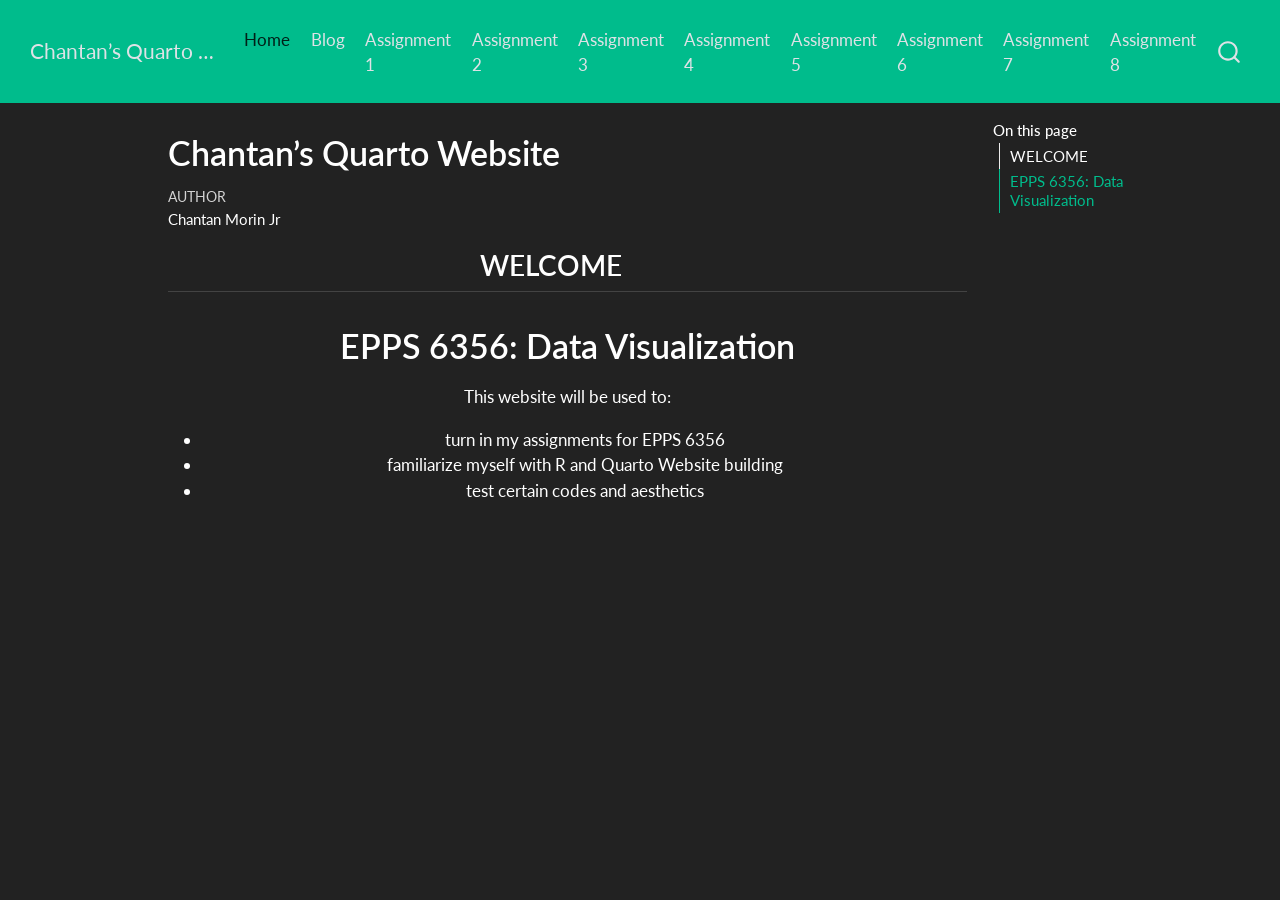
<file: index.html>
<!DOCTYPE html>
<html xmlns="http://www.w3.org/1999/xhtml" lang="en" xml:lang="en"><head>

<meta charset="utf-8">
<meta name="generator" content="quarto-1.5.57">

<meta name="viewport" content="width=device-width, initial-scale=1.0, user-scalable=yes">

<meta name="author" content="Chantan Morin Jr">

<title>Chantan’s Quarto Website</title>
<style>
code{white-space: pre-wrap;}
span.smallcaps{font-variant: small-caps;}
div.columns{display: flex; gap: min(4vw, 1.5em);}
div.column{flex: auto; overflow-x: auto;}
div.hanging-indent{margin-left: 1.5em; text-indent: -1.5em;}
ul.task-list{list-style: none;}
ul.task-list li input[type="checkbox"] {
  width: 0.8em;
  margin: 0 0.8em 0.2em -1em; /* quarto-specific, see https://github.com/quarto-dev/quarto-cli/issues/4556 */ 
  vertical-align: middle;
}
</style>


<script src="site_libs/quarto-nav/quarto-nav.js"></script>
<script src="site_libs/quarto-nav/headroom.min.js"></script>
<script src="site_libs/clipboard/clipboard.min.js"></script>
<script src="site_libs/quarto-search/autocomplete.umd.js"></script>
<script src="site_libs/quarto-search/fuse.min.js"></script>
<script src="site_libs/quarto-search/quarto-search.js"></script>
<meta name="quarto:offset" content="./">
<script src="site_libs/quarto-html/quarto.js"></script>
<script src="site_libs/quarto-html/popper.min.js"></script>
<script src="site_libs/quarto-html/tippy.umd.min.js"></script>
<script src="site_libs/quarto-html/anchor.min.js"></script>
<link href="site_libs/quarto-html/tippy.css" rel="stylesheet">
<link href="site_libs/quarto-html/quarto-syntax-highlighting-dark.css" rel="stylesheet" id="quarto-text-highlighting-styles">
<script src="site_libs/bootstrap/bootstrap.min.js"></script>
<link href="site_libs/bootstrap/bootstrap-icons.css" rel="stylesheet">
<link href="site_libs/bootstrap/bootstrap.min.css" rel="stylesheet" id="quarto-bootstrap" data-mode="dark">
<script id="quarto-search-options" type="application/json">{
  "location": "navbar",
  "copy-button": false,
  "collapse-after": 3,
  "panel-placement": "end",
  "type": "overlay",
  "limit": 50,
  "keyboard-shortcut": [
    "f",
    "/",
    "s"
  ],
  "show-item-context": false,
  "language": {
    "search-no-results-text": "No results",
    "search-matching-documents-text": "matching documents",
    "search-copy-link-title": "Copy link to search",
    "search-hide-matches-text": "Hide additional matches",
    "search-more-match-text": "more match in this document",
    "search-more-matches-text": "more matches in this document",
    "search-clear-button-title": "Clear",
    "search-text-placeholder": "",
    "search-detached-cancel-button-title": "Cancel",
    "search-submit-button-title": "Submit",
    "search-label": "Search"
  }
}</script>


<link rel="stylesheet" href="styles.css">
</head>

<body class="nav-fixed">

<div id="quarto-search-results"></div>
  <header id="quarto-header" class="headroom fixed-top">
    <nav class="navbar navbar-expand-lg " data-bs-theme="dark">
      <div class="navbar-container container-fluid">
      <div class="navbar-brand-container mx-auto">
    <a class="navbar-brand" href="./index.html">
    <span class="navbar-title">Chantan’s Quarto Website</span>
    </a>
  </div>
            <div id="quarto-search" class="" title="Search"></div>
          <button class="navbar-toggler" type="button" data-bs-toggle="collapse" data-bs-target="#navbarCollapse" aria-controls="navbarCollapse" role="menu" aria-expanded="false" aria-label="Toggle navigation" onclick="if (window.quartoToggleHeadroom) { window.quartoToggleHeadroom(); }">
  <span class="navbar-toggler-icon"></span>
</button>
          <div class="collapse navbar-collapse" id="navbarCollapse">
            <ul class="navbar-nav navbar-nav-scroll me-auto">
  <li class="nav-item">
    <a class="nav-link active" href="./index.html" aria-current="page"> 
<span class="menu-text">Home</span></a>
  </li>  
  <li class="nav-item">
    <a class="nav-link" href="./blog.html"> 
<span class="menu-text">Blog</span></a>
  </li>  
  <li class="nav-item">
    <a class="nav-link" href="./assignment1.html"> 
<span class="menu-text">Assignment 1</span></a>
  </li>  
  <li class="nav-item">
    <a class="nav-link" href="./assignment2.html"> 
<span class="menu-text">Assignment 2</span></a>
  </li>  
  <li class="nav-item">
    <a class="nav-link" href="./assignment3.html"> 
<span class="menu-text">Assignment 3</span></a>
  </li>  
  <li class="nav-item">
    <a class="nav-link" href="./assignment4.html"> 
<span class="menu-text">Assignment 4</span></a>
  </li>  
  <li class="nav-item">
    <a class="nav-link" href="./assignment5.html"> 
<span class="menu-text">Assignment 5</span></a>
  </li>  
  <li class="nav-item">
    <a class="nav-link" href="./assignment6.html"> 
<span class="menu-text">Assignment 6</span></a>
  </li>  
  <li class="nav-item">
    <a class="nav-link" href="./assignment7.html"> 
<span class="menu-text">Assignment 7</span></a>
  </li>  
  <li class="nav-item">
    <a class="nav-link" href="./assignment8.html"> 
<span class="menu-text">Assignment 8</span></a>
  </li>  
</ul>
          </div> <!-- /navcollapse -->
            <div class="quarto-navbar-tools">
</div>
      </div> <!-- /container-fluid -->
    </nav>
</header>
<!-- content -->
<div id="quarto-content" class="quarto-container page-columns page-rows-contents page-layout-article page-navbar">
<!-- sidebar -->
<!-- margin-sidebar -->
    <div id="quarto-margin-sidebar" class="sidebar margin-sidebar">
        <nav id="TOC" role="doc-toc" class="toc-active">
    <h2 id="toc-title">On this page</h2>
   
  <ul>
  <li><a href="#welcome" id="toc-welcome" class="nav-link active" data-scroll-target="#welcome">WELCOME</a></li>
  <li><a href="#epps-6356-data-visualization" id="toc-epps-6356-data-visualization" class="nav-link" data-scroll-target="#epps-6356-data-visualization">EPPS 6356: Data Visualization</a></li>
  </ul>
</nav>
    </div>
<!-- main -->
<main class="content" id="quarto-document-content">

<header id="title-block-header" class="quarto-title-block default">
<div class="quarto-title">
<h1 class="title">Chantan’s Quarto Website</h1>
</div>



<div class="quarto-title-meta">

    <div>
    <div class="quarto-title-meta-heading">Author</div>
    <div class="quarto-title-meta-contents">
             <p>Chantan Morin Jr </p>
          </div>
  </div>
    
  
    
  </div>
  


</header>


<section id="welcome" class="level2" style="text-align: center;">
<h2 style="text-align: center;" class="anchored" data-anchor-id="welcome">WELCOME</h2>
</section>
<section id="epps-6356-data-visualization" class="level1" style="text-align: center;">
<h1 style="text-align: center;">EPPS 6356: Data Visualization</h1>
<p>This website will be used to:</p>
<ul>
<li>turn in my assignments for EPPS 6356</li>
<li>familiarize myself with R and Quarto Website building</li>
<li>test certain codes and aesthetics</li>
</ul>


</section>

</main> <!-- /main -->
<script id="quarto-html-after-body" type="application/javascript">
window.document.addEventListener("DOMContentLoaded", function (event) {
  const toggleBodyColorMode = (bsSheetEl) => {
    const mode = bsSheetEl.getAttribute("data-mode");
    const bodyEl = window.document.querySelector("body");
    if (mode === "dark") {
      bodyEl.classList.add("quarto-dark");
      bodyEl.classList.remove("quarto-light");
    } else {
      bodyEl.classList.add("quarto-light");
      bodyEl.classList.remove("quarto-dark");
    }
  }
  const toggleBodyColorPrimary = () => {
    const bsSheetEl = window.document.querySelector("link#quarto-bootstrap");
    if (bsSheetEl) {
      toggleBodyColorMode(bsSheetEl);
    }
  }
  toggleBodyColorPrimary();  
  const icon = "";
  const anchorJS = new window.AnchorJS();
  anchorJS.options = {
    placement: 'right',
    icon: icon
  };
  anchorJS.add('.anchored');
  const isCodeAnnotation = (el) => {
    for (const clz of el.classList) {
      if (clz.startsWith('code-annotation-')) {                     
        return true;
      }
    }
    return false;
  }
  const onCopySuccess = function(e) {
    // button target
    const button = e.trigger;
    // don't keep focus
    button.blur();
    // flash "checked"
    button.classList.add('code-copy-button-checked');
    var currentTitle = button.getAttribute("title");
    button.setAttribute("title", "Copied!");
    let tooltip;
    if (window.bootstrap) {
      button.setAttribute("data-bs-toggle", "tooltip");
      button.setAttribute("data-bs-placement", "left");
      button.setAttribute("data-bs-title", "Copied!");
      tooltip = new bootstrap.Tooltip(button, 
        { trigger: "manual", 
          customClass: "code-copy-button-tooltip",
          offset: [0, -8]});
      tooltip.show();    
    }
    setTimeout(function() {
      if (tooltip) {
        tooltip.hide();
        button.removeAttribute("data-bs-title");
        button.removeAttribute("data-bs-toggle");
        button.removeAttribute("data-bs-placement");
      }
      button.setAttribute("title", currentTitle);
      button.classList.remove('code-copy-button-checked');
    }, 1000);
    // clear code selection
    e.clearSelection();
  }
  const getTextToCopy = function(trigger) {
      const codeEl = trigger.previousElementSibling.cloneNode(true);
      for (const childEl of codeEl.children) {
        if (isCodeAnnotation(childEl)) {
          childEl.remove();
        }
      }
      return codeEl.innerText;
  }
  const clipboard = new window.ClipboardJS('.code-copy-button:not([data-in-quarto-modal])', {
    text: getTextToCopy
  });
  clipboard.on('success', onCopySuccess);
  if (window.document.getElementById('quarto-embedded-source-code-modal')) {
    // For code content inside modals, clipBoardJS needs to be initialized with a container option
    // TODO: Check when it could be a function (https://github.com/zenorocha/clipboard.js/issues/860)
    const clipboardModal = new window.ClipboardJS('.code-copy-button[data-in-quarto-modal]', {
      text: getTextToCopy,
      container: window.document.getElementById('quarto-embedded-source-code-modal')
    });
    clipboardModal.on('success', onCopySuccess);
  }
    var localhostRegex = new RegExp(/^(?:http|https):\/\/localhost\:?[0-9]*\//);
    var mailtoRegex = new RegExp(/^mailto:/);
      var filterRegex = new RegExp('/' + window.location.host + '/');
    var isInternal = (href) => {
        return filterRegex.test(href) || localhostRegex.test(href) || mailtoRegex.test(href);
    }
    // Inspect non-navigation links and adorn them if external
 	var links = window.document.querySelectorAll('a[href]:not(.nav-link):not(.navbar-brand):not(.toc-action):not(.sidebar-link):not(.sidebar-item-toggle):not(.pagination-link):not(.no-external):not([aria-hidden]):not(.dropdown-item):not(.quarto-navigation-tool):not(.about-link)');
    for (var i=0; i<links.length; i++) {
      const link = links[i];
      if (!isInternal(link.href)) {
        // undo the damage that might have been done by quarto-nav.js in the case of
        // links that we want to consider external
        if (link.dataset.originalHref !== undefined) {
          link.href = link.dataset.originalHref;
        }
      }
    }
  function tippyHover(el, contentFn, onTriggerFn, onUntriggerFn) {
    const config = {
      allowHTML: true,
      maxWidth: 500,
      delay: 100,
      arrow: false,
      appendTo: function(el) {
          return el.parentElement;
      },
      interactive: true,
      interactiveBorder: 10,
      theme: 'quarto',
      placement: 'bottom-start',
    };
    if (contentFn) {
      config.content = contentFn;
    }
    if (onTriggerFn) {
      config.onTrigger = onTriggerFn;
    }
    if (onUntriggerFn) {
      config.onUntrigger = onUntriggerFn;
    }
    window.tippy(el, config); 
  }
  const noterefs = window.document.querySelectorAll('a[role="doc-noteref"]');
  for (var i=0; i<noterefs.length; i++) {
    const ref = noterefs[i];
    tippyHover(ref, function() {
      // use id or data attribute instead here
      let href = ref.getAttribute('data-footnote-href') || ref.getAttribute('href');
      try { href = new URL(href).hash; } catch {}
      const id = href.replace(/^#\/?/, "");
      const note = window.document.getElementById(id);
      if (note) {
        return note.innerHTML;
      } else {
        return "";
      }
    });
  }
  const xrefs = window.document.querySelectorAll('a.quarto-xref');
  const processXRef = (id, note) => {
    // Strip column container classes
    const stripColumnClz = (el) => {
      el.classList.remove("page-full", "page-columns");
      if (el.children) {
        for (const child of el.children) {
          stripColumnClz(child);
        }
      }
    }
    stripColumnClz(note)
    if (id === null || id.startsWith('sec-')) {
      // Special case sections, only their first couple elements
      const container = document.createElement("div");
      if (note.children && note.children.length > 2) {
        container.appendChild(note.children[0].cloneNode(true));
        for (let i = 1; i < note.children.length; i++) {
          const child = note.children[i];
          if (child.tagName === "P" && child.innerText === "") {
            continue;
          } else {
            container.appendChild(child.cloneNode(true));
            break;
          }
        }
        if (window.Quarto?.typesetMath) {
          window.Quarto.typesetMath(container);
        }
        return container.innerHTML
      } else {
        if (window.Quarto?.typesetMath) {
          window.Quarto.typesetMath(note);
        }
        return note.innerHTML;
      }
    } else {
      // Remove any anchor links if they are present
      const anchorLink = note.querySelector('a.anchorjs-link');
      if (anchorLink) {
        anchorLink.remove();
      }
      if (window.Quarto?.typesetMath) {
        window.Quarto.typesetMath(note);
      }
      // TODO in 1.5, we should make sure this works without a callout special case
      if (note.classList.contains("callout")) {
        return note.outerHTML;
      } else {
        return note.innerHTML;
      }
    }
  }
  for (var i=0; i<xrefs.length; i++) {
    const xref = xrefs[i];
    tippyHover(xref, undefined, function(instance) {
      instance.disable();
      let url = xref.getAttribute('href');
      let hash = undefined; 
      if (url.startsWith('#')) {
        hash = url;
      } else {
        try { hash = new URL(url).hash; } catch {}
      }
      if (hash) {
        const id = hash.replace(/^#\/?/, "");
        const note = window.document.getElementById(id);
        if (note !== null) {
          try {
            const html = processXRef(id, note.cloneNode(true));
            instance.setContent(html);
          } finally {
            instance.enable();
            instance.show();
          }
        } else {
          // See if we can fetch this
          fetch(url.split('#')[0])
          .then(res => res.text())
          .then(html => {
            const parser = new DOMParser();
            const htmlDoc = parser.parseFromString(html, "text/html");
            const note = htmlDoc.getElementById(id);
            if (note !== null) {
              const html = processXRef(id, note);
              instance.setContent(html);
            } 
          }).finally(() => {
            instance.enable();
            instance.show();
          });
        }
      } else {
        // See if we can fetch a full url (with no hash to target)
        // This is a special case and we should probably do some content thinning / targeting
        fetch(url)
        .then(res => res.text())
        .then(html => {
          const parser = new DOMParser();
          const htmlDoc = parser.parseFromString(html, "text/html");
          const note = htmlDoc.querySelector('main.content');
          if (note !== null) {
            // This should only happen for chapter cross references
            // (since there is no id in the URL)
            // remove the first header
            if (note.children.length > 0 && note.children[0].tagName === "HEADER") {
              note.children[0].remove();
            }
            const html = processXRef(null, note);
            instance.setContent(html);
          } 
        }).finally(() => {
          instance.enable();
          instance.show();
        });
      }
    }, function(instance) {
    });
  }
      let selectedAnnoteEl;
      const selectorForAnnotation = ( cell, annotation) => {
        let cellAttr = 'data-code-cell="' + cell + '"';
        let lineAttr = 'data-code-annotation="' +  annotation + '"';
        const selector = 'span[' + cellAttr + '][' + lineAttr + ']';
        return selector;
      }
      const selectCodeLines = (annoteEl) => {
        const doc = window.document;
        const targetCell = annoteEl.getAttribute("data-target-cell");
        const targetAnnotation = annoteEl.getAttribute("data-target-annotation");
        const annoteSpan = window.document.querySelector(selectorForAnnotation(targetCell, targetAnnotation));
        const lines = annoteSpan.getAttribute("data-code-lines").split(",");
        const lineIds = lines.map((line) => {
          return targetCell + "-" + line;
        })
        let top = null;
        let height = null;
        let parent = null;
        if (lineIds.length > 0) {
            //compute the position of the single el (top and bottom and make a div)
            const el = window.document.getElementById(lineIds[0]);
            top = el.offsetTop;
            height = el.offsetHeight;
            parent = el.parentElement.parentElement;
          if (lineIds.length > 1) {
            const lastEl = window.document.getElementById(lineIds[lineIds.length - 1]);
            const bottom = lastEl.offsetTop + lastEl.offsetHeight;
            height = bottom - top;
          }
          if (top !== null && height !== null && parent !== null) {
            // cook up a div (if necessary) and position it 
            let div = window.document.getElementById("code-annotation-line-highlight");
            if (div === null) {
              div = window.document.createElement("div");
              div.setAttribute("id", "code-annotation-line-highlight");
              div.style.position = 'absolute';
              parent.appendChild(div);
            }
            div.style.top = top - 2 + "px";
            div.style.height = height + 4 + "px";
            div.style.left = 0;
            let gutterDiv = window.document.getElementById("code-annotation-line-highlight-gutter");
            if (gutterDiv === null) {
              gutterDiv = window.document.createElement("div");
              gutterDiv.setAttribute("id", "code-annotation-line-highlight-gutter");
              gutterDiv.style.position = 'absolute';
              const codeCell = window.document.getElementById(targetCell);
              const gutter = codeCell.querySelector('.code-annotation-gutter');
              gutter.appendChild(gutterDiv);
            }
            gutterDiv.style.top = top - 2 + "px";
            gutterDiv.style.height = height + 4 + "px";
          }
          selectedAnnoteEl = annoteEl;
        }
      };
      const unselectCodeLines = () => {
        const elementsIds = ["code-annotation-line-highlight", "code-annotation-line-highlight-gutter"];
        elementsIds.forEach((elId) => {
          const div = window.document.getElementById(elId);
          if (div) {
            div.remove();
          }
        });
        selectedAnnoteEl = undefined;
      };
        // Handle positioning of the toggle
    window.addEventListener(
      "resize",
      throttle(() => {
        elRect = undefined;
        if (selectedAnnoteEl) {
          selectCodeLines(selectedAnnoteEl);
        }
      }, 10)
    );
    function throttle(fn, ms) {
    let throttle = false;
    let timer;
      return (...args) => {
        if(!throttle) { // first call gets through
            fn.apply(this, args);
            throttle = true;
        } else { // all the others get throttled
            if(timer) clearTimeout(timer); // cancel #2
            timer = setTimeout(() => {
              fn.apply(this, args);
              timer = throttle = false;
            }, ms);
        }
      };
    }
      // Attach click handler to the DT
      const annoteDls = window.document.querySelectorAll('dt[data-target-cell]');
      for (const annoteDlNode of annoteDls) {
        annoteDlNode.addEventListener('click', (event) => {
          const clickedEl = event.target;
          if (clickedEl !== selectedAnnoteEl) {
            unselectCodeLines();
            const activeEl = window.document.querySelector('dt[data-target-cell].code-annotation-active');
            if (activeEl) {
              activeEl.classList.remove('code-annotation-active');
            }
            selectCodeLines(clickedEl);
            clickedEl.classList.add('code-annotation-active');
          } else {
            // Unselect the line
            unselectCodeLines();
            clickedEl.classList.remove('code-annotation-active');
          }
        });
      }
  const findCites = (el) => {
    const parentEl = el.parentElement;
    if (parentEl) {
      const cites = parentEl.dataset.cites;
      if (cites) {
        return {
          el,
          cites: cites.split(' ')
        };
      } else {
        return findCites(el.parentElement)
      }
    } else {
      return undefined;
    }
  };
  var bibliorefs = window.document.querySelectorAll('a[role="doc-biblioref"]');
  for (var i=0; i<bibliorefs.length; i++) {
    const ref = bibliorefs[i];
    const citeInfo = findCites(ref);
    if (citeInfo) {
      tippyHover(citeInfo.el, function() {
        var popup = window.document.createElement('div');
        citeInfo.cites.forEach(function(cite) {
          var citeDiv = window.document.createElement('div');
          citeDiv.classList.add('hanging-indent');
          citeDiv.classList.add('csl-entry');
          var biblioDiv = window.document.getElementById('ref-' + cite);
          if (biblioDiv) {
            citeDiv.innerHTML = biblioDiv.innerHTML;
          }
          popup.appendChild(citeDiv);
        });
        return popup.innerHTML;
      });
    }
  }
});
</script>
</div> <!-- /content -->




</body></html>
</file>
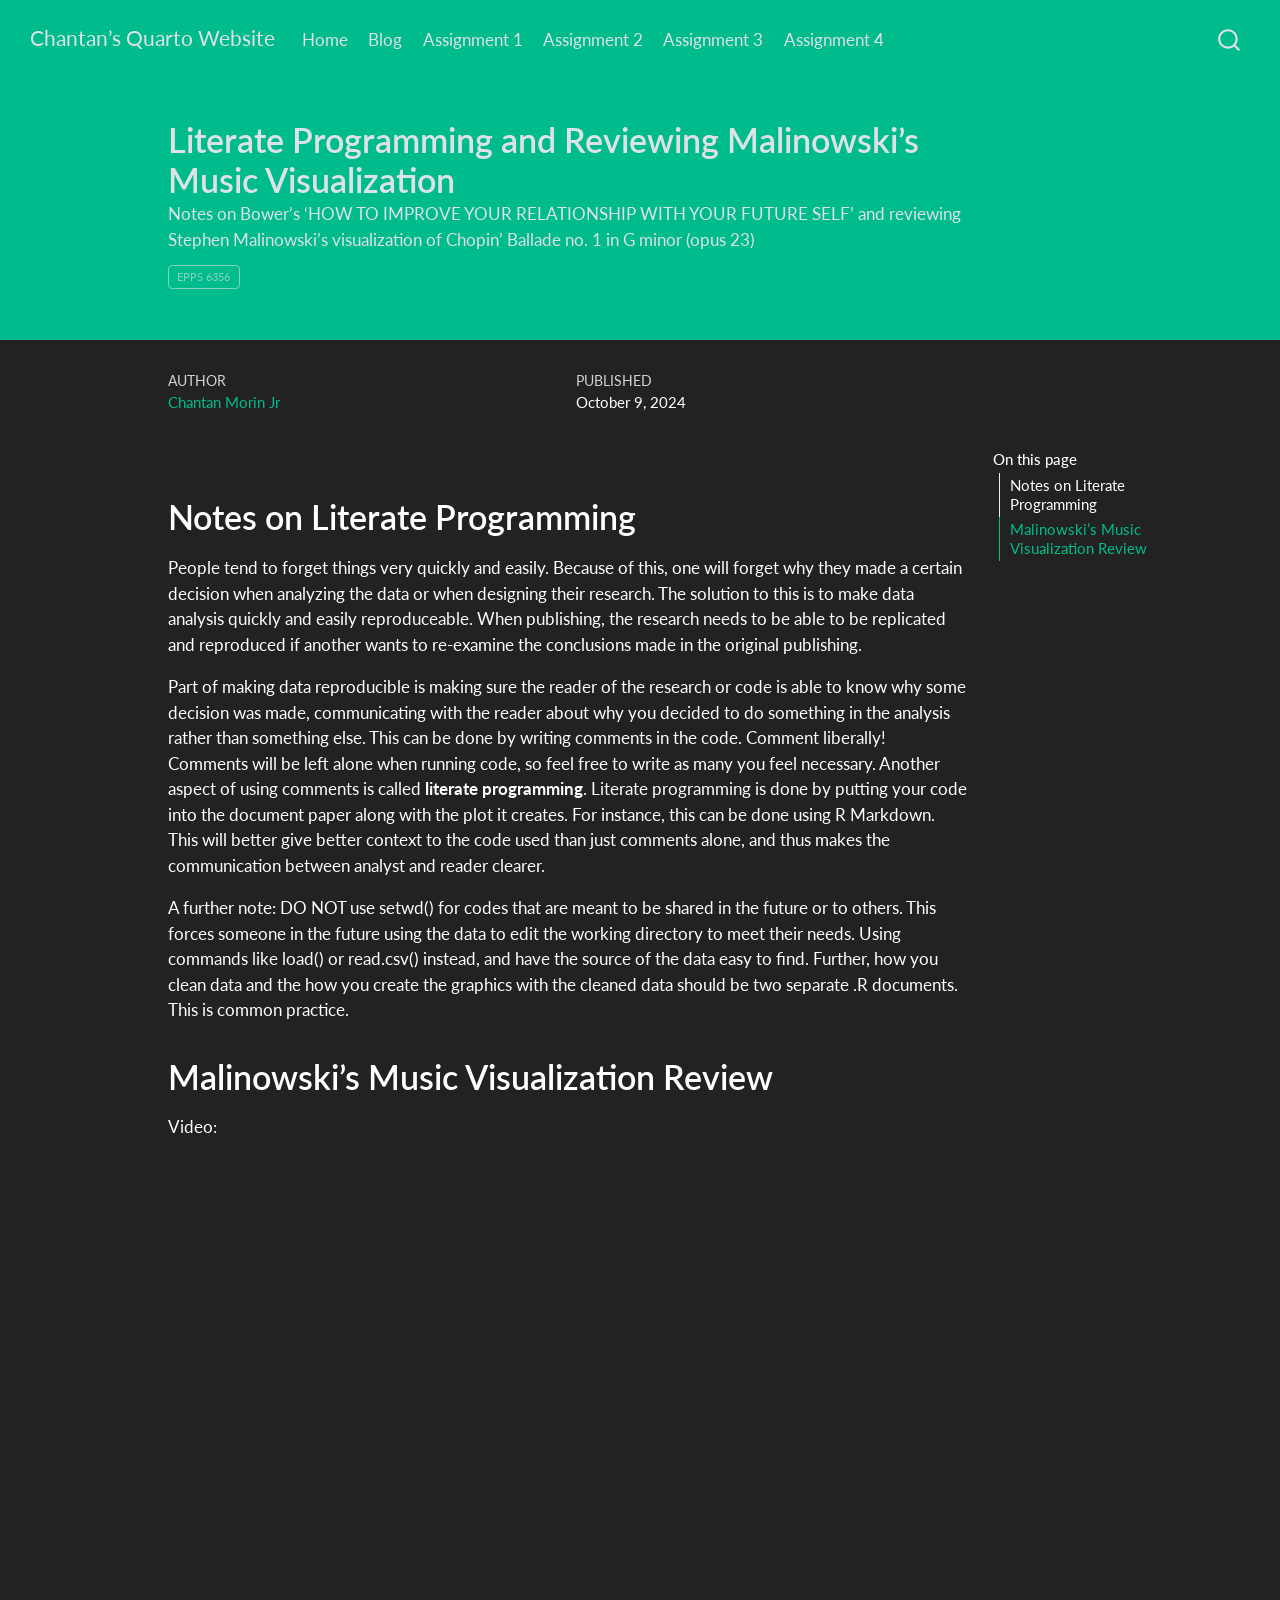
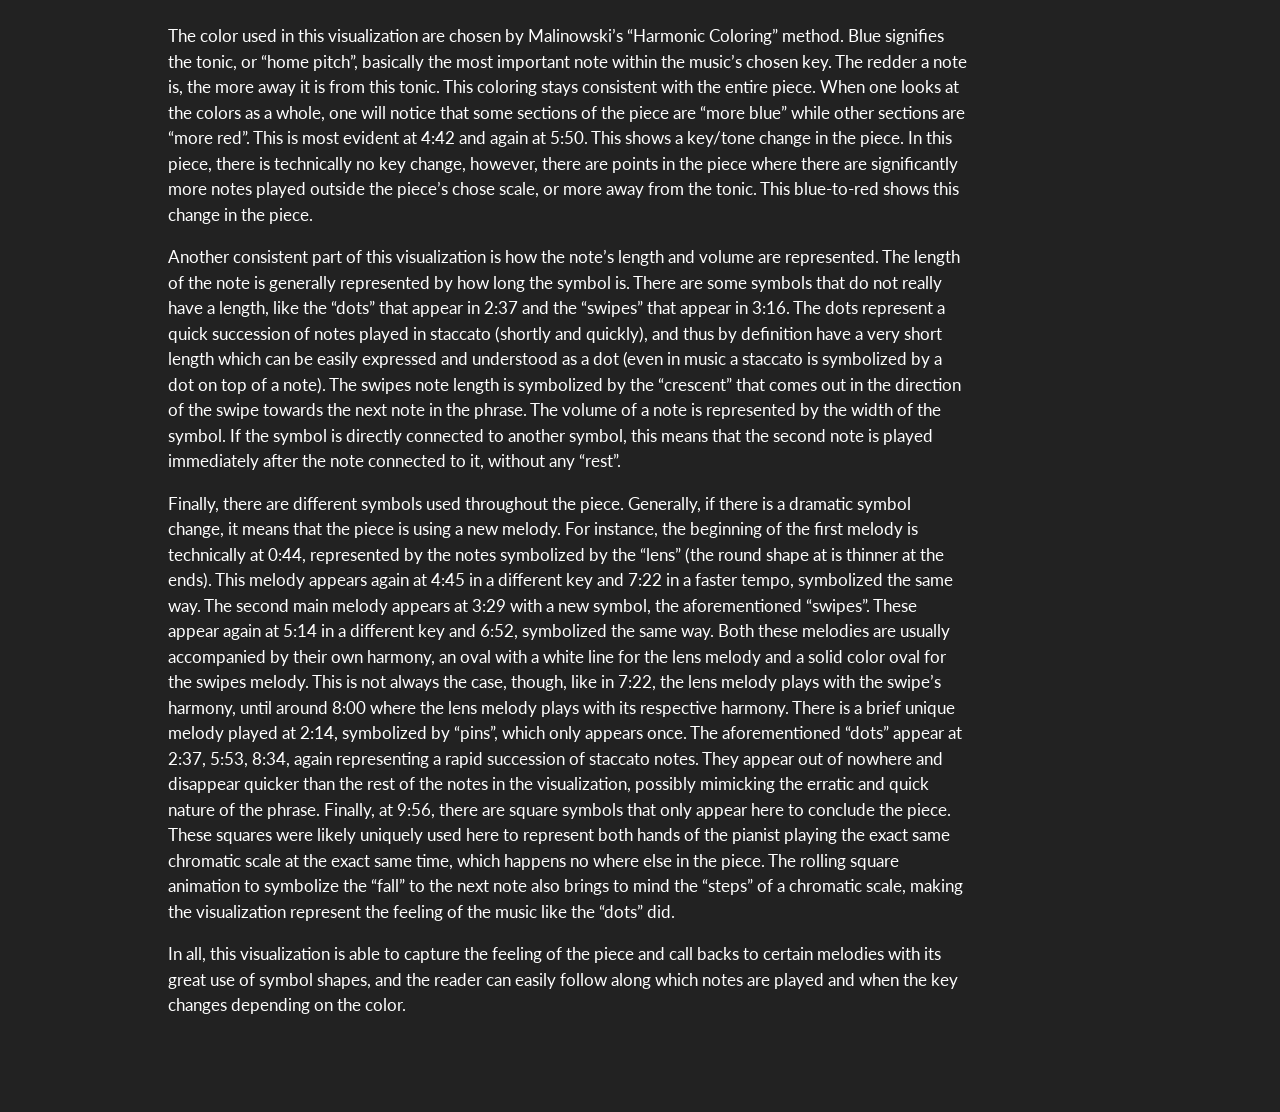
<file: blog/10-09-24-prepareforclass7-post/index.html>
<!DOCTYPE html>
<html xmlns="http://www.w3.org/1999/xhtml" lang="en" xml:lang="en"><head>

<meta charset="utf-8">
<meta name="generator" content="quarto-1.5.57">

<meta name="viewport" content="width=device-width, initial-scale=1.0, user-scalable=yes">

<meta name="author" content="Chantan Morin Jr">
<meta name="dcterms.date" content="2024-10-09">
<meta name="description" content="Notes on Bower’s ‘HOW TO IMPROVE YOUR RELATIONSHIP WITH YOUR FUTURE SELF’ and reviewing Stephen Malinowski’s visualization of Chopin’ Ballade no. 1 in G minor (opus 23)">

<title>Literate Programming and Reviewing Malinowski’s Music Visualization – Chantan’s Quarto Website</title>
<style>
code{white-space: pre-wrap;}
span.smallcaps{font-variant: small-caps;}
div.columns{display: flex; gap: min(4vw, 1.5em);}
div.column{flex: auto; overflow-x: auto;}
div.hanging-indent{margin-left: 1.5em; text-indent: -1.5em;}
ul.task-list{list-style: none;}
ul.task-list li input[type="checkbox"] {
  width: 0.8em;
  margin: 0 0.8em 0.2em -1em; /* quarto-specific, see https://github.com/quarto-dev/quarto-cli/issues/4556 */ 
  vertical-align: middle;
}
</style>


<script src="../../site_libs/quarto-nav/quarto-nav.js"></script>
<script src="../../site_libs/quarto-nav/headroom.min.js"></script>
<script src="../../site_libs/clipboard/clipboard.min.js"></script>
<script src="../../site_libs/quarto-search/autocomplete.umd.js"></script>
<script src="../../site_libs/quarto-search/fuse.min.js"></script>
<script src="../../site_libs/quarto-search/quarto-search.js"></script>
<meta name="quarto:offset" content="../../">
<script src="../../site_libs/quarto-html/quarto.js"></script>
<script src="../../site_libs/quarto-html/popper.min.js"></script>
<script src="../../site_libs/quarto-html/tippy.umd.min.js"></script>
<script src="../../site_libs/quarto-html/anchor.min.js"></script>
<link href="../../site_libs/quarto-html/tippy.css" rel="stylesheet">
<link href="../../site_libs/quarto-html/quarto-syntax-highlighting-dark.css" rel="stylesheet" id="quarto-text-highlighting-styles">
<script src="../../site_libs/bootstrap/bootstrap.min.js"></script>
<link href="../../site_libs/bootstrap/bootstrap-icons.css" rel="stylesheet">
<link href="../../site_libs/bootstrap/bootstrap.min.css" rel="stylesheet" id="quarto-bootstrap" data-mode="dark">
<script id="quarto-search-options" type="application/json">{
  "location": "navbar",
  "copy-button": false,
  "collapse-after": 3,
  "panel-placement": "end",
  "type": "overlay",
  "limit": 50,
  "keyboard-shortcut": [
    "f",
    "/",
    "s"
  ],
  "show-item-context": false,
  "language": {
    "search-no-results-text": "No results",
    "search-matching-documents-text": "matching documents",
    "search-copy-link-title": "Copy link to search",
    "search-hide-matches-text": "Hide additional matches",
    "search-more-match-text": "more match in this document",
    "search-more-matches-text": "more matches in this document",
    "search-clear-button-title": "Clear",
    "search-text-placeholder": "",
    "search-detached-cancel-button-title": "Cancel",
    "search-submit-button-title": "Submit",
    "search-label": "Search"
  }
}</script>


<link rel="stylesheet" href="../../styles.css">
</head>

<body class="nav-fixed">

<div id="quarto-search-results"></div>
  <header id="quarto-header" class="headroom fixed-top quarto-banner">
    <nav class="navbar navbar-expand-lg " data-bs-theme="dark">
      <div class="navbar-container container-fluid">
      <div class="navbar-brand-container mx-auto">
    <a class="navbar-brand" href="../../index.html">
    <span class="navbar-title">Chantan’s Quarto Website</span>
    </a>
  </div>
            <div id="quarto-search" class="" title="Search"></div>
          <button class="navbar-toggler" type="button" data-bs-toggle="collapse" data-bs-target="#navbarCollapse" aria-controls="navbarCollapse" role="menu" aria-expanded="false" aria-label="Toggle navigation" onclick="if (window.quartoToggleHeadroom) { window.quartoToggleHeadroom(); }">
  <span class="navbar-toggler-icon"></span>
</button>
          <div class="collapse navbar-collapse" id="navbarCollapse">
            <ul class="navbar-nav navbar-nav-scroll me-auto">
  <li class="nav-item">
    <a class="nav-link" href="../../index.html"> 
<span class="menu-text">Home</span></a>
  </li>  
  <li class="nav-item">
    <a class="nav-link" href="../../blog.html"> 
<span class="menu-text">Blog</span></a>
  </li>  
  <li class="nav-item">
    <a class="nav-link" href="../../assignment1.html"> 
<span class="menu-text">Assignment 1</span></a>
  </li>  
  <li class="nav-item">
    <a class="nav-link" href="../../assignment2.html"> 
<span class="menu-text">Assignment 2</span></a>
  </li>  
  <li class="nav-item">
    <a class="nav-link" href="../../assignment3.html"> 
<span class="menu-text">Assignment 3</span></a>
  </li>  
  <li class="nav-item">
    <a class="nav-link" href="../../assignment4.html"> 
<span class="menu-text">Assignment 4</span></a>
  </li>  
</ul>
          </div> <!-- /navcollapse -->
            <div class="quarto-navbar-tools">
</div>
      </div> <!-- /container-fluid -->
    </nav>
</header>
<!-- content -->
<header id="title-block-header" class="quarto-title-block default page-columns page-full">
  <div class="quarto-title-banner page-columns page-full">
    <div class="quarto-title column-body">
      <h1 class="title">Literate Programming and Reviewing Malinowski’s Music Visualization</h1>
                  <div>
        <div class="description">
          Notes on Bower’s ‘HOW TO IMPROVE YOUR RELATIONSHIP WITH YOUR FUTURE SELF’ and reviewing Stephen Malinowski’s visualization of Chopin’ Ballade no. 1 in G minor (opus 23)
        </div>
      </div>
                          <div class="quarto-categories">
                <div class="quarto-category">EPPS 6356</div>
              </div>
                  </div>
  </div>
    
  
  <div class="quarto-title-meta">

      <div>
      <div class="quarto-title-meta-heading">Author</div>
      <div class="quarto-title-meta-contents">
               <p><a href="https://chantanmorinjr.github.io/">Chantan Morin Jr</a> </p>
            </div>
    </div>
      
      <div>
      <div class="quarto-title-meta-heading">Published</div>
      <div class="quarto-title-meta-contents">
        <p class="date">October 9, 2024</p>
      </div>
    </div>
    
      
    </div>
    
  
  </header><div id="quarto-content" class="quarto-container page-columns page-rows-contents page-layout-article page-navbar">
<!-- sidebar -->
<!-- margin-sidebar -->
    <div id="quarto-margin-sidebar" class="sidebar margin-sidebar">
        <nav id="TOC" role="doc-toc" class="toc-active">
    <h2 id="toc-title">On this page</h2>
   
  <ul>
  <li><a href="#notes-on-literate-programming" id="toc-notes-on-literate-programming" class="nav-link active" data-scroll-target="#notes-on-literate-programming">Notes on Literate Programming</a></li>
  <li><a href="#malinowskis-music-visualization-review" id="toc-malinowskis-music-visualization-review" class="nav-link" data-scroll-target="#malinowskis-music-visualization-review">Malinowski’s Music Visualization Review</a></li>
  </ul>
</nav>
    </div>
<!-- main -->
<main class="content quarto-banner-title-block" id="quarto-document-content">





<section id="notes-on-literate-programming" class="level1">
<h1>Notes on Literate Programming</h1>
<p>People tend to forget things very quickly and easily. Because of this, one will forget why they made a certain decision when analyzing the data or when designing their research. The solution to this is to make data analysis quickly and easily reproduceable. When publishing, the research needs to be able to be replicated and reproduced if another wants to re-examine the conclusions made in the original publishing.</p>
<p>Part of making data reproducible is making sure the reader of the research or code is able to know why some decision was made, communicating with the reader about why you decided to do something in the analysis rather than something else. This can be done by writing comments in the code. Comment liberally! Comments will be left alone when running code, so feel free to write as many you feel necessary. Another aspect of using comments is called <strong>literate programming</strong>. Literate programming is done by putting your code into the document paper along with the plot it creates. For instance, this can be done using R Markdown. This will better give better context to the code used than just comments alone, and thus makes the communication between analyst and reader clearer.</p>
<p>A further note: DO NOT use setwd() for codes that are meant to be shared in the future or to others. This forces someone in the future using the data to edit the working directory to meet their needs. Using commands like load() or read.csv() instead, and have the source of the data easy to find. Further, how you clean data and the how you create the graphics with the cleaned data should be two separate .R documents. This is common practice.</p>
</section>
<section id="malinowskis-music-visualization-review" class="level1">
<h1>Malinowski’s Music Visualization Review</h1>
<p>Video: </p><div class="quarto-video ratio ratio-16x9"><iframe data-external="1" src="https://www.youtube.com/embed/2UhSjdPYpRU" title="" frameborder="0" allow="accelerometer; autoplay; clipboard-write; encrypted-media; gyroscope; picture-in-picture" allowfullscreen=""></iframe></div><p></p>
<p>The color used in this visualization are chosen by Malinowski’s “Harmonic Coloring” method. Blue signifies the tonic, or “home pitch”, basically the most important note within the music’s chosen key. The redder a note is, the more away it is from this tonic. This coloring stays consistent with the entire piece. When one looks at the colors as a whole, one will notice that some sections of the piece are “more blue” while other sections are “more red”. This is most evident at 4:42 and again at 5:50. This shows a key/tone change in the piece. In this piece, there is technically no key change, however, there are points in the piece where there are significantly more notes played outside the piece’s chose scale, or more away from the tonic. This blue-to-red shows this change in the piece.</p>
<p>Another consistent part of this visualization is how the note’s length and volume are represented. The length of the note is generally represented by how long the symbol is. There are some symbols that do not really have a length, like the “dots” that appear in 2:37 and the “swipes” that appear in 3:16. The dots represent a quick succession of notes played in staccato (shortly and quickly), and thus by definition have a very short length which can be easily expressed and understood as a dot (even in music a staccato is symbolized by a dot on top of a note). The swipes note length is symbolized by the “crescent” that comes out in the direction of the swipe towards the next note in the phrase. The volume of a note is represented by the width of the symbol. If the symbol is directly connected to another symbol, this means that the second note is played immediately after the note connected to it, without any “rest”.</p>
<p>Finally, there are different symbols used throughout the piece. Generally, if there is a dramatic symbol change, it means that the piece is using a new melody. For instance, the beginning of the first melody is technically at 0:44, represented by the notes symbolized by the “lens” (the round shape at is thinner at the ends). This melody appears again at 4:45 in a different key and 7:22 in a faster tempo, symbolized the same way. The second main melody appears at 3:29 with a new symbol, the aforementioned “swipes”. These appear again at 5:14 in a different key and 6:52, symbolized the same way. Both these melodies are usually accompanied by their own harmony, an oval with a white line for the lens melody and a solid color oval for the swipes melody. This is not always the case, though, like in 7:22, the lens melody plays with the swipe’s harmony, until around 8:00 where the lens melody plays with its respective harmony. There is a brief unique melody played at 2:14, symbolized by “pins”, which only appears once. The aforementioned “dots” appear at 2:37, 5:53, 8:34, again representing a rapid succession of staccato notes. They appear out of nowhere and disappear quicker than the rest of the notes in the visualization, possibly mimicking the erratic and quick nature of the phrase. Finally, at 9:56, there are square symbols that only appear here to conclude the piece. These squares were likely uniquely used here to represent both hands of the pianist playing the exact same chromatic scale at the exact same time, which happens no where else in the piece. The rolling square animation to symbolize the “fall” to the next note also brings to mind the “steps” of a chromatic scale, making the visualization represent the feeling of the music like the “dots” did.</p>
<p>In all, this visualization is able to capture the feeling of the piece and call backs to certain melodies with its great use of symbol shapes, and the reader can easily follow along which notes are played and when the key changes depending on the color.</p>


</section>

</main> <!-- /main -->
<script id="quarto-html-after-body" type="application/javascript">
window.document.addEventListener("DOMContentLoaded", function (event) {
  const toggleBodyColorMode = (bsSheetEl) => {
    const mode = bsSheetEl.getAttribute("data-mode");
    const bodyEl = window.document.querySelector("body");
    if (mode === "dark") {
      bodyEl.classList.add("quarto-dark");
      bodyEl.classList.remove("quarto-light");
    } else {
      bodyEl.classList.add("quarto-light");
      bodyEl.classList.remove("quarto-dark");
    }
  }
  const toggleBodyColorPrimary = () => {
    const bsSheetEl = window.document.querySelector("link#quarto-bootstrap");
    if (bsSheetEl) {
      toggleBodyColorMode(bsSheetEl);
    }
  }
  toggleBodyColorPrimary();  
  const icon = "";
  const anchorJS = new window.AnchorJS();
  anchorJS.options = {
    placement: 'right',
    icon: icon
  };
  anchorJS.add('.anchored');
  const isCodeAnnotation = (el) => {
    for (const clz of el.classList) {
      if (clz.startsWith('code-annotation-')) {                     
        return true;
      }
    }
    return false;
  }
  const onCopySuccess = function(e) {
    // button target
    const button = e.trigger;
    // don't keep focus
    button.blur();
    // flash "checked"
    button.classList.add('code-copy-button-checked');
    var currentTitle = button.getAttribute("title");
    button.setAttribute("title", "Copied!");
    let tooltip;
    if (window.bootstrap) {
      button.setAttribute("data-bs-toggle", "tooltip");
      button.setAttribute("data-bs-placement", "left");
      button.setAttribute("data-bs-title", "Copied!");
      tooltip = new bootstrap.Tooltip(button, 
        { trigger: "manual", 
          customClass: "code-copy-button-tooltip",
          offset: [0, -8]});
      tooltip.show();    
    }
    setTimeout(function() {
      if (tooltip) {
        tooltip.hide();
        button.removeAttribute("data-bs-title");
        button.removeAttribute("data-bs-toggle");
        button.removeAttribute("data-bs-placement");
      }
      button.setAttribute("title", currentTitle);
      button.classList.remove('code-copy-button-checked');
    }, 1000);
    // clear code selection
    e.clearSelection();
  }
  const getTextToCopy = function(trigger) {
      const codeEl = trigger.previousElementSibling.cloneNode(true);
      for (const childEl of codeEl.children) {
        if (isCodeAnnotation(childEl)) {
          childEl.remove();
        }
      }
      return codeEl.innerText;
  }
  const clipboard = new window.ClipboardJS('.code-copy-button:not([data-in-quarto-modal])', {
    text: getTextToCopy
  });
  clipboard.on('success', onCopySuccess);
  if (window.document.getElementById('quarto-embedded-source-code-modal')) {
    // For code content inside modals, clipBoardJS needs to be initialized with a container option
    // TODO: Check when it could be a function (https://github.com/zenorocha/clipboard.js/issues/860)
    const clipboardModal = new window.ClipboardJS('.code-copy-button[data-in-quarto-modal]', {
      text: getTextToCopy,
      container: window.document.getElementById('quarto-embedded-source-code-modal')
    });
    clipboardModal.on('success', onCopySuccess);
  }
    var localhostRegex = new RegExp(/^(?:http|https):\/\/localhost\:?[0-9]*\//);
    var mailtoRegex = new RegExp(/^mailto:/);
      var filterRegex = new RegExp('/' + window.location.host + '/');
    var isInternal = (href) => {
        return filterRegex.test(href) || localhostRegex.test(href) || mailtoRegex.test(href);
    }
    // Inspect non-navigation links and adorn them if external
 	var links = window.document.querySelectorAll('a[href]:not(.nav-link):not(.navbar-brand):not(.toc-action):not(.sidebar-link):not(.sidebar-item-toggle):not(.pagination-link):not(.no-external):not([aria-hidden]):not(.dropdown-item):not(.quarto-navigation-tool):not(.about-link)');
    for (var i=0; i<links.length; i++) {
      const link = links[i];
      if (!isInternal(link.href)) {
        // undo the damage that might have been done by quarto-nav.js in the case of
        // links that we want to consider external
        if (link.dataset.originalHref !== undefined) {
          link.href = link.dataset.originalHref;
        }
      }
    }
  function tippyHover(el, contentFn, onTriggerFn, onUntriggerFn) {
    const config = {
      allowHTML: true,
      maxWidth: 500,
      delay: 100,
      arrow: false,
      appendTo: function(el) {
          return el.parentElement;
      },
      interactive: true,
      interactiveBorder: 10,
      theme: 'quarto',
      placement: 'bottom-start',
    };
    if (contentFn) {
      config.content = contentFn;
    }
    if (onTriggerFn) {
      config.onTrigger = onTriggerFn;
    }
    if (onUntriggerFn) {
      config.onUntrigger = onUntriggerFn;
    }
    window.tippy(el, config); 
  }
  const noterefs = window.document.querySelectorAll('a[role="doc-noteref"]');
  for (var i=0; i<noterefs.length; i++) {
    const ref = noterefs[i];
    tippyHover(ref, function() {
      // use id or data attribute instead here
      let href = ref.getAttribute('data-footnote-href') || ref.getAttribute('href');
      try { href = new URL(href).hash; } catch {}
      const id = href.replace(/^#\/?/, "");
      const note = window.document.getElementById(id);
      if (note) {
        return note.innerHTML;
      } else {
        return "";
      }
    });
  }
  const xrefs = window.document.querySelectorAll('a.quarto-xref');
  const processXRef = (id, note) => {
    // Strip column container classes
    const stripColumnClz = (el) => {
      el.classList.remove("page-full", "page-columns");
      if (el.children) {
        for (const child of el.children) {
          stripColumnClz(child);
        }
      }
    }
    stripColumnClz(note)
    if (id === null || id.startsWith('sec-')) {
      // Special case sections, only their first couple elements
      const container = document.createElement("div");
      if (note.children && note.children.length > 2) {
        container.appendChild(note.children[0].cloneNode(true));
        for (let i = 1; i < note.children.length; i++) {
          const child = note.children[i];
          if (child.tagName === "P" && child.innerText === "") {
            continue;
          } else {
            container.appendChild(child.cloneNode(true));
            break;
          }
        }
        if (window.Quarto?.typesetMath) {
          window.Quarto.typesetMath(container);
        }
        return container.innerHTML
      } else {
        if (window.Quarto?.typesetMath) {
          window.Quarto.typesetMath(note);
        }
        return note.innerHTML;
      }
    } else {
      // Remove any anchor links if they are present
      const anchorLink = note.querySelector('a.anchorjs-link');
      if (anchorLink) {
        anchorLink.remove();
      }
      if (window.Quarto?.typesetMath) {
        window.Quarto.typesetMath(note);
      }
      // TODO in 1.5, we should make sure this works without a callout special case
      if (note.classList.contains("callout")) {
        return note.outerHTML;
      } else {
        return note.innerHTML;
      }
    }
  }
  for (var i=0; i<xrefs.length; i++) {
    const xref = xrefs[i];
    tippyHover(xref, undefined, function(instance) {
      instance.disable();
      let url = xref.getAttribute('href');
      let hash = undefined; 
      if (url.startsWith('#')) {
        hash = url;
      } else {
        try { hash = new URL(url).hash; } catch {}
      }
      if (hash) {
        const id = hash.replace(/^#\/?/, "");
        const note = window.document.getElementById(id);
        if (note !== null) {
          try {
            const html = processXRef(id, note.cloneNode(true));
            instance.setContent(html);
          } finally {
            instance.enable();
            instance.show();
          }
        } else {
          // See if we can fetch this
          fetch(url.split('#')[0])
          .then(res => res.text())
          .then(html => {
            const parser = new DOMParser();
            const htmlDoc = parser.parseFromString(html, "text/html");
            const note = htmlDoc.getElementById(id);
            if (note !== null) {
              const html = processXRef(id, note);
              instance.setContent(html);
            } 
          }).finally(() => {
            instance.enable();
            instance.show();
          });
        }
      } else {
        // See if we can fetch a full url (with no hash to target)
        // This is a special case and we should probably do some content thinning / targeting
        fetch(url)
        .then(res => res.text())
        .then(html => {
          const parser = new DOMParser();
          const htmlDoc = parser.parseFromString(html, "text/html");
          const note = htmlDoc.querySelector('main.content');
          if (note !== null) {
            // This should only happen for chapter cross references
            // (since there is no id in the URL)
            // remove the first header
            if (note.children.length > 0 && note.children[0].tagName === "HEADER") {
              note.children[0].remove();
            }
            const html = processXRef(null, note);
            instance.setContent(html);
          } 
        }).finally(() => {
          instance.enable();
          instance.show();
        });
      }
    }, function(instance) {
    });
  }
      let selectedAnnoteEl;
      const selectorForAnnotation = ( cell, annotation) => {
        let cellAttr = 'data-code-cell="' + cell + '"';
        let lineAttr = 'data-code-annotation="' +  annotation + '"';
        const selector = 'span[' + cellAttr + '][' + lineAttr + ']';
        return selector;
      }
      const selectCodeLines = (annoteEl) => {
        const doc = window.document;
        const targetCell = annoteEl.getAttribute("data-target-cell");
        const targetAnnotation = annoteEl.getAttribute("data-target-annotation");
        const annoteSpan = window.document.querySelector(selectorForAnnotation(targetCell, targetAnnotation));
        const lines = annoteSpan.getAttribute("data-code-lines").split(",");
        const lineIds = lines.map((line) => {
          return targetCell + "-" + line;
        })
        let top = null;
        let height = null;
        let parent = null;
        if (lineIds.length > 0) {
            //compute the position of the single el (top and bottom and make a div)
            const el = window.document.getElementById(lineIds[0]);
            top = el.offsetTop;
            height = el.offsetHeight;
            parent = el.parentElement.parentElement;
          if (lineIds.length > 1) {
            const lastEl = window.document.getElementById(lineIds[lineIds.length - 1]);
            const bottom = lastEl.offsetTop + lastEl.offsetHeight;
            height = bottom - top;
          }
          if (top !== null && height !== null && parent !== null) {
            // cook up a div (if necessary) and position it 
            let div = window.document.getElementById("code-annotation-line-highlight");
            if (div === null) {
              div = window.document.createElement("div");
              div.setAttribute("id", "code-annotation-line-highlight");
              div.style.position = 'absolute';
              parent.appendChild(div);
            }
            div.style.top = top - 2 + "px";
            div.style.height = height + 4 + "px";
            div.style.left = 0;
            let gutterDiv = window.document.getElementById("code-annotation-line-highlight-gutter");
            if (gutterDiv === null) {
              gutterDiv = window.document.createElement("div");
              gutterDiv.setAttribute("id", "code-annotation-line-highlight-gutter");
              gutterDiv.style.position = 'absolute';
              const codeCell = window.document.getElementById(targetCell);
              const gutter = codeCell.querySelector('.code-annotation-gutter');
              gutter.appendChild(gutterDiv);
            }
            gutterDiv.style.top = top - 2 + "px";
            gutterDiv.style.height = height + 4 + "px";
          }
          selectedAnnoteEl = annoteEl;
        }
      };
      const unselectCodeLines = () => {
        const elementsIds = ["code-annotation-line-highlight", "code-annotation-line-highlight-gutter"];
        elementsIds.forEach((elId) => {
          const div = window.document.getElementById(elId);
          if (div) {
            div.remove();
          }
        });
        selectedAnnoteEl = undefined;
      };
        // Handle positioning of the toggle
    window.addEventListener(
      "resize",
      throttle(() => {
        elRect = undefined;
        if (selectedAnnoteEl) {
          selectCodeLines(selectedAnnoteEl);
        }
      }, 10)
    );
    function throttle(fn, ms) {
    let throttle = false;
    let timer;
      return (...args) => {
        if(!throttle) { // first call gets through
            fn.apply(this, args);
            throttle = true;
        } else { // all the others get throttled
            if(timer) clearTimeout(timer); // cancel #2
            timer = setTimeout(() => {
              fn.apply(this, args);
              timer = throttle = false;
            }, ms);
        }
      };
    }
      // Attach click handler to the DT
      const annoteDls = window.document.querySelectorAll('dt[data-target-cell]');
      for (const annoteDlNode of annoteDls) {
        annoteDlNode.addEventListener('click', (event) => {
          const clickedEl = event.target;
          if (clickedEl !== selectedAnnoteEl) {
            unselectCodeLines();
            const activeEl = window.document.querySelector('dt[data-target-cell].code-annotation-active');
            if (activeEl) {
              activeEl.classList.remove('code-annotation-active');
            }
            selectCodeLines(clickedEl);
            clickedEl.classList.add('code-annotation-active');
          } else {
            // Unselect the line
            unselectCodeLines();
            clickedEl.classList.remove('code-annotation-active');
          }
        });
      }
  const findCites = (el) => {
    const parentEl = el.parentElement;
    if (parentEl) {
      const cites = parentEl.dataset.cites;
      if (cites) {
        return {
          el,
          cites: cites.split(' ')
        };
      } else {
        return findCites(el.parentElement)
      }
    } else {
      return undefined;
    }
  };
  var bibliorefs = window.document.querySelectorAll('a[role="doc-biblioref"]');
  for (var i=0; i<bibliorefs.length; i++) {
    const ref = bibliorefs[i];
    const citeInfo = findCites(ref);
    if (citeInfo) {
      tippyHover(citeInfo.el, function() {
        var popup = window.document.createElement('div');
        citeInfo.cites.forEach(function(cite) {
          var citeDiv = window.document.createElement('div');
          citeDiv.classList.add('hanging-indent');
          citeDiv.classList.add('csl-entry');
          var biblioDiv = window.document.getElementById('ref-' + cite);
          if (biblioDiv) {
            citeDiv.innerHTML = biblioDiv.innerHTML;
          }
          popup.appendChild(citeDiv);
        });
        return popup.innerHTML;
      });
    }
  }
});
</script>
</div> <!-- /content -->




</body></html>
</file>
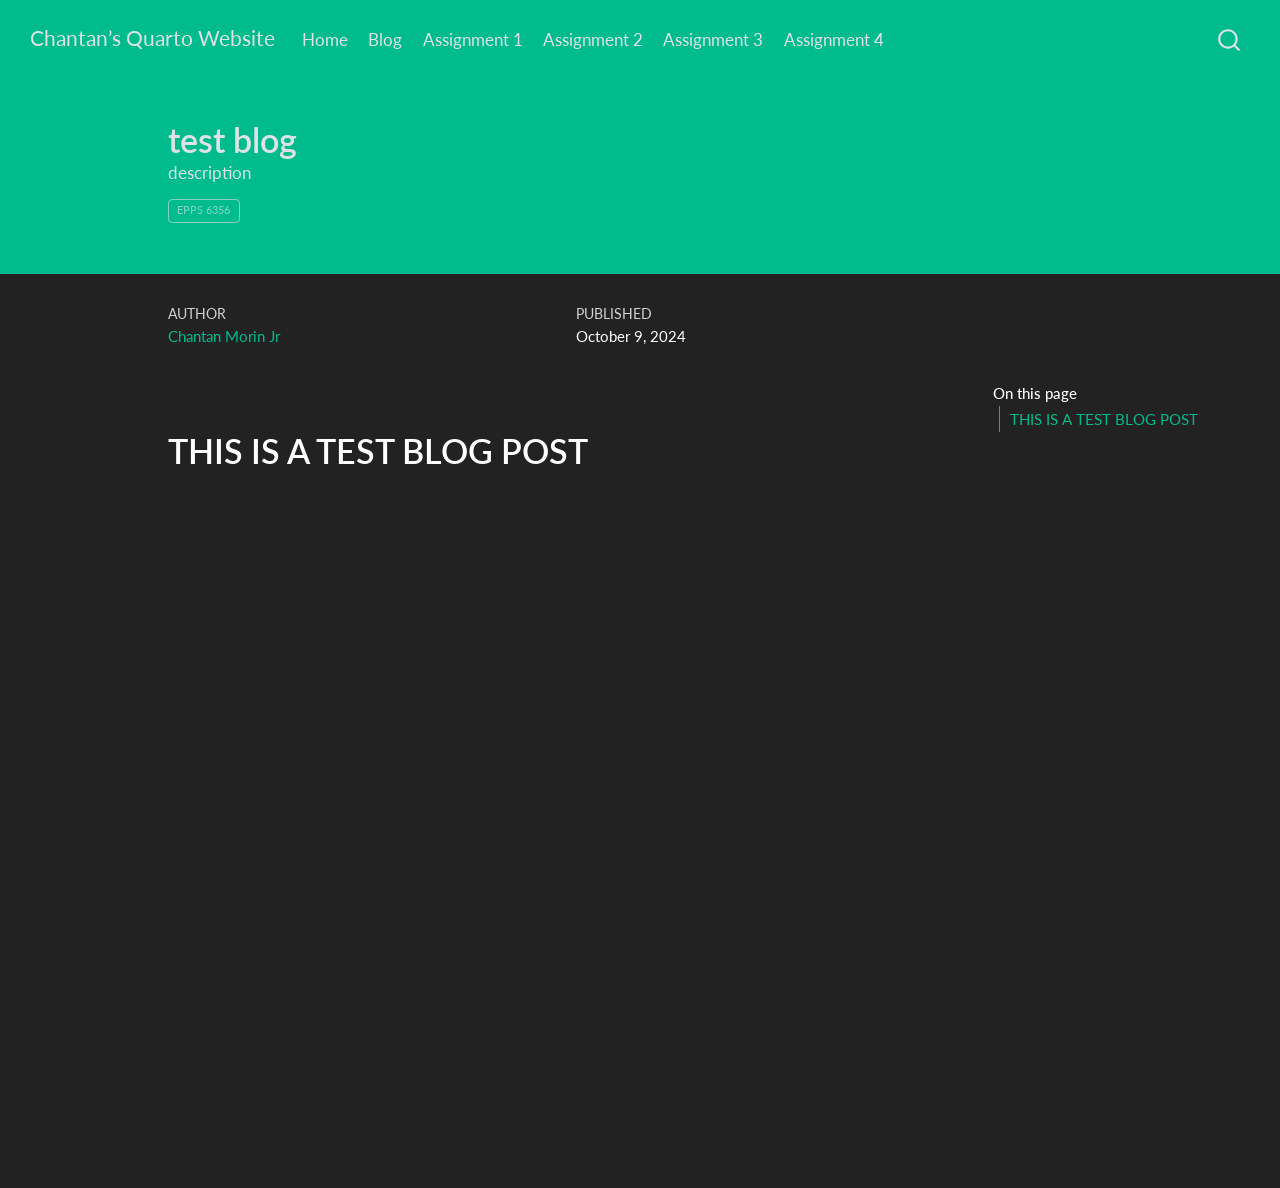
<file: blog/test-post/index.html>
<!DOCTYPE html>
<html xmlns="http://www.w3.org/1999/xhtml" lang="en" xml:lang="en"><head>

<meta charset="utf-8">
<meta name="generator" content="quarto-1.5.57">

<meta name="viewport" content="width=device-width, initial-scale=1.0, user-scalable=yes">

<meta name="author" content="Chantan Morin Jr">
<meta name="dcterms.date" content="2024-10-09">
<meta name="description" content="description">

<title>test blog – Chantan’s Quarto Website</title>
<style>
code{white-space: pre-wrap;}
span.smallcaps{font-variant: small-caps;}
div.columns{display: flex; gap: min(4vw, 1.5em);}
div.column{flex: auto; overflow-x: auto;}
div.hanging-indent{margin-left: 1.5em; text-indent: -1.5em;}
ul.task-list{list-style: none;}
ul.task-list li input[type="checkbox"] {
  width: 0.8em;
  margin: 0 0.8em 0.2em -1em; /* quarto-specific, see https://github.com/quarto-dev/quarto-cli/issues/4556 */ 
  vertical-align: middle;
}
</style>


<script src="../../site_libs/quarto-nav/quarto-nav.js"></script>
<script src="../../site_libs/quarto-nav/headroom.min.js"></script>
<script src="../../site_libs/clipboard/clipboard.min.js"></script>
<script src="../../site_libs/quarto-search/autocomplete.umd.js"></script>
<script src="../../site_libs/quarto-search/fuse.min.js"></script>
<script src="../../site_libs/quarto-search/quarto-search.js"></script>
<meta name="quarto:offset" content="../../">
<script src="../../site_libs/quarto-html/quarto.js"></script>
<script src="../../site_libs/quarto-html/popper.min.js"></script>
<script src="../../site_libs/quarto-html/tippy.umd.min.js"></script>
<script src="../../site_libs/quarto-html/anchor.min.js"></script>
<link href="../../site_libs/quarto-html/tippy.css" rel="stylesheet">
<link href="../../site_libs/quarto-html/quarto-syntax-highlighting-dark.css" rel="stylesheet" id="quarto-text-highlighting-styles">
<script src="../../site_libs/bootstrap/bootstrap.min.js"></script>
<link href="../../site_libs/bootstrap/bootstrap-icons.css" rel="stylesheet">
<link href="../../site_libs/bootstrap/bootstrap.min.css" rel="stylesheet" id="quarto-bootstrap" data-mode="dark">
<script id="quarto-search-options" type="application/json">{
  "location": "navbar",
  "copy-button": false,
  "collapse-after": 3,
  "panel-placement": "end",
  "type": "overlay",
  "limit": 50,
  "keyboard-shortcut": [
    "f",
    "/",
    "s"
  ],
  "show-item-context": false,
  "language": {
    "search-no-results-text": "No results",
    "search-matching-documents-text": "matching documents",
    "search-copy-link-title": "Copy link to search",
    "search-hide-matches-text": "Hide additional matches",
    "search-more-match-text": "more match in this document",
    "search-more-matches-text": "more matches in this document",
    "search-clear-button-title": "Clear",
    "search-text-placeholder": "",
    "search-detached-cancel-button-title": "Cancel",
    "search-submit-button-title": "Submit",
    "search-label": "Search"
  }
}</script>


<link rel="stylesheet" href="../../styles.css">
</head>

<body class="nav-fixed">

<div id="quarto-search-results"></div>
  <header id="quarto-header" class="headroom fixed-top quarto-banner">
    <nav class="navbar navbar-expand-lg " data-bs-theme="dark">
      <div class="navbar-container container-fluid">
      <div class="navbar-brand-container mx-auto">
    <a class="navbar-brand" href="../../index.html">
    <span class="navbar-title">Chantan’s Quarto Website</span>
    </a>
  </div>
            <div id="quarto-search" class="" title="Search"></div>
          <button class="navbar-toggler" type="button" data-bs-toggle="collapse" data-bs-target="#navbarCollapse" aria-controls="navbarCollapse" role="menu" aria-expanded="false" aria-label="Toggle navigation" onclick="if (window.quartoToggleHeadroom) { window.quartoToggleHeadroom(); }">
  <span class="navbar-toggler-icon"></span>
</button>
          <div class="collapse navbar-collapse" id="navbarCollapse">
            <ul class="navbar-nav navbar-nav-scroll me-auto">
  <li class="nav-item">
    <a class="nav-link" href="../../index.html"> 
<span class="menu-text">Home</span></a>
  </li>  
  <li class="nav-item">
    <a class="nav-link" href="../../blog.html"> 
<span class="menu-text">Blog</span></a>
  </li>  
  <li class="nav-item">
    <a class="nav-link" href="../../assignment1.html"> 
<span class="menu-text">Assignment 1</span></a>
  </li>  
  <li class="nav-item">
    <a class="nav-link" href="../../assignment2.html"> 
<span class="menu-text">Assignment 2</span></a>
  </li>  
  <li class="nav-item">
    <a class="nav-link" href="../../assignment3.html"> 
<span class="menu-text">Assignment 3</span></a>
  </li>  
  <li class="nav-item">
    <a class="nav-link" href="../../assignment4.html"> 
<span class="menu-text">Assignment 4</span></a>
  </li>  
</ul>
          </div> <!-- /navcollapse -->
            <div class="quarto-navbar-tools">
</div>
      </div> <!-- /container-fluid -->
    </nav>
</header>
<!-- content -->
<header id="title-block-header" class="quarto-title-block default page-columns page-full">
  <div class="quarto-title-banner page-columns page-full">
    <div class="quarto-title column-body">
      <h1 class="title">test blog</h1>
                  <div>
        <div class="description">
          description
        </div>
      </div>
                          <div class="quarto-categories">
                <div class="quarto-category">EPPS 6356</div>
              </div>
                  </div>
  </div>
    
  
  <div class="quarto-title-meta">

      <div>
      <div class="quarto-title-meta-heading">Author</div>
      <div class="quarto-title-meta-contents">
               <p><a href="https://chantanmorinjr.github.io/">Chantan Morin Jr</a> </p>
            </div>
    </div>
      
      <div>
      <div class="quarto-title-meta-heading">Published</div>
      <div class="quarto-title-meta-contents">
        <p class="date">October 9, 2024</p>
      </div>
    </div>
    
      
    </div>
    
  
  </header><div id="quarto-content" class="quarto-container page-columns page-rows-contents page-layout-article page-navbar">
<!-- sidebar -->
<!-- margin-sidebar -->
    <div id="quarto-margin-sidebar" class="sidebar margin-sidebar">
        <nav id="TOC" role="doc-toc" class="toc-active">
    <h2 id="toc-title">On this page</h2>
   
  <ul>
  <li><a href="#this-is-a-test-blog-post" id="toc-this-is-a-test-blog-post" class="nav-link active" data-scroll-target="#this-is-a-test-blog-post">THIS IS A TEST BLOG POST</a></li>
  </ul>
</nav>
    </div>
<!-- main -->
<main class="content quarto-banner-title-block" id="quarto-document-content">





<section id="this-is-a-test-blog-post" class="level1">
<h1>THIS IS A TEST BLOG POST</h1>


</section>

</main> <!-- /main -->
<script id="quarto-html-after-body" type="application/javascript">
window.document.addEventListener("DOMContentLoaded", function (event) {
  const toggleBodyColorMode = (bsSheetEl) => {
    const mode = bsSheetEl.getAttribute("data-mode");
    const bodyEl = window.document.querySelector("body");
    if (mode === "dark") {
      bodyEl.classList.add("quarto-dark");
      bodyEl.classList.remove("quarto-light");
    } else {
      bodyEl.classList.add("quarto-light");
      bodyEl.classList.remove("quarto-dark");
    }
  }
  const toggleBodyColorPrimary = () => {
    const bsSheetEl = window.document.querySelector("link#quarto-bootstrap");
    if (bsSheetEl) {
      toggleBodyColorMode(bsSheetEl);
    }
  }
  toggleBodyColorPrimary();  
  const icon = "";
  const anchorJS = new window.AnchorJS();
  anchorJS.options = {
    placement: 'right',
    icon: icon
  };
  anchorJS.add('.anchored');
  const isCodeAnnotation = (el) => {
    for (const clz of el.classList) {
      if (clz.startsWith('code-annotation-')) {                     
        return true;
      }
    }
    return false;
  }
  const onCopySuccess = function(e) {
    // button target
    const button = e.trigger;
    // don't keep focus
    button.blur();
    // flash "checked"
    button.classList.add('code-copy-button-checked');
    var currentTitle = button.getAttribute("title");
    button.setAttribute("title", "Copied!");
    let tooltip;
    if (window.bootstrap) {
      button.setAttribute("data-bs-toggle", "tooltip");
      button.setAttribute("data-bs-placement", "left");
      button.setAttribute("data-bs-title", "Copied!");
      tooltip = new bootstrap.Tooltip(button, 
        { trigger: "manual", 
          customClass: "code-copy-button-tooltip",
          offset: [0, -8]});
      tooltip.show();    
    }
    setTimeout(function() {
      if (tooltip) {
        tooltip.hide();
        button.removeAttribute("data-bs-title");
        button.removeAttribute("data-bs-toggle");
        button.removeAttribute("data-bs-placement");
      }
      button.setAttribute("title", currentTitle);
      button.classList.remove('code-copy-button-checked');
    }, 1000);
    // clear code selection
    e.clearSelection();
  }
  const getTextToCopy = function(trigger) {
      const codeEl = trigger.previousElementSibling.cloneNode(true);
      for (const childEl of codeEl.children) {
        if (isCodeAnnotation(childEl)) {
          childEl.remove();
        }
      }
      return codeEl.innerText;
  }
  const clipboard = new window.ClipboardJS('.code-copy-button:not([data-in-quarto-modal])', {
    text: getTextToCopy
  });
  clipboard.on('success', onCopySuccess);
  if (window.document.getElementById('quarto-embedded-source-code-modal')) {
    // For code content inside modals, clipBoardJS needs to be initialized with a container option
    // TODO: Check when it could be a function (https://github.com/zenorocha/clipboard.js/issues/860)
    const clipboardModal = new window.ClipboardJS('.code-copy-button[data-in-quarto-modal]', {
      text: getTextToCopy,
      container: window.document.getElementById('quarto-embedded-source-code-modal')
    });
    clipboardModal.on('success', onCopySuccess);
  }
    var localhostRegex = new RegExp(/^(?:http|https):\/\/localhost\:?[0-9]*\//);
    var mailtoRegex = new RegExp(/^mailto:/);
      var filterRegex = new RegExp('/' + window.location.host + '/');
    var isInternal = (href) => {
        return filterRegex.test(href) || localhostRegex.test(href) || mailtoRegex.test(href);
    }
    // Inspect non-navigation links and adorn them if external
 	var links = window.document.querySelectorAll('a[href]:not(.nav-link):not(.navbar-brand):not(.toc-action):not(.sidebar-link):not(.sidebar-item-toggle):not(.pagination-link):not(.no-external):not([aria-hidden]):not(.dropdown-item):not(.quarto-navigation-tool):not(.about-link)');
    for (var i=0; i<links.length; i++) {
      const link = links[i];
      if (!isInternal(link.href)) {
        // undo the damage that might have been done by quarto-nav.js in the case of
        // links that we want to consider external
        if (link.dataset.originalHref !== undefined) {
          link.href = link.dataset.originalHref;
        }
      }
    }
  function tippyHover(el, contentFn, onTriggerFn, onUntriggerFn) {
    const config = {
      allowHTML: true,
      maxWidth: 500,
      delay: 100,
      arrow: false,
      appendTo: function(el) {
          return el.parentElement;
      },
      interactive: true,
      interactiveBorder: 10,
      theme: 'quarto',
      placement: 'bottom-start',
    };
    if (contentFn) {
      config.content = contentFn;
    }
    if (onTriggerFn) {
      config.onTrigger = onTriggerFn;
    }
    if (onUntriggerFn) {
      config.onUntrigger = onUntriggerFn;
    }
    window.tippy(el, config); 
  }
  const noterefs = window.document.querySelectorAll('a[role="doc-noteref"]');
  for (var i=0; i<noterefs.length; i++) {
    const ref = noterefs[i];
    tippyHover(ref, function() {
      // use id or data attribute instead here
      let href = ref.getAttribute('data-footnote-href') || ref.getAttribute('href');
      try { href = new URL(href).hash; } catch {}
      const id = href.replace(/^#\/?/, "");
      const note = window.document.getElementById(id);
      if (note) {
        return note.innerHTML;
      } else {
        return "";
      }
    });
  }
  const xrefs = window.document.querySelectorAll('a.quarto-xref');
  const processXRef = (id, note) => {
    // Strip column container classes
    const stripColumnClz = (el) => {
      el.classList.remove("page-full", "page-columns");
      if (el.children) {
        for (const child of el.children) {
          stripColumnClz(child);
        }
      }
    }
    stripColumnClz(note)
    if (id === null || id.startsWith('sec-')) {
      // Special case sections, only their first couple elements
      const container = document.createElement("div");
      if (note.children && note.children.length > 2) {
        container.appendChild(note.children[0].cloneNode(true));
        for (let i = 1; i < note.children.length; i++) {
          const child = note.children[i];
          if (child.tagName === "P" && child.innerText === "") {
            continue;
          } else {
            container.appendChild(child.cloneNode(true));
            break;
          }
        }
        if (window.Quarto?.typesetMath) {
          window.Quarto.typesetMath(container);
        }
        return container.innerHTML
      } else {
        if (window.Quarto?.typesetMath) {
          window.Quarto.typesetMath(note);
        }
        return note.innerHTML;
      }
    } else {
      // Remove any anchor links if they are present
      const anchorLink = note.querySelector('a.anchorjs-link');
      if (anchorLink) {
        anchorLink.remove();
      }
      if (window.Quarto?.typesetMath) {
        window.Quarto.typesetMath(note);
      }
      // TODO in 1.5, we should make sure this works without a callout special case
      if (note.classList.contains("callout")) {
        return note.outerHTML;
      } else {
        return note.innerHTML;
      }
    }
  }
  for (var i=0; i<xrefs.length; i++) {
    const xref = xrefs[i];
    tippyHover(xref, undefined, function(instance) {
      instance.disable();
      let url = xref.getAttribute('href');
      let hash = undefined; 
      if (url.startsWith('#')) {
        hash = url;
      } else {
        try { hash = new URL(url).hash; } catch {}
      }
      if (hash) {
        const id = hash.replace(/^#\/?/, "");
        const note = window.document.getElementById(id);
        if (note !== null) {
          try {
            const html = processXRef(id, note.cloneNode(true));
            instance.setContent(html);
          } finally {
            instance.enable();
            instance.show();
          }
        } else {
          // See if we can fetch this
          fetch(url.split('#')[0])
          .then(res => res.text())
          .then(html => {
            const parser = new DOMParser();
            const htmlDoc = parser.parseFromString(html, "text/html");
            const note = htmlDoc.getElementById(id);
            if (note !== null) {
              const html = processXRef(id, note);
              instance.setContent(html);
            } 
          }).finally(() => {
            instance.enable();
            instance.show();
          });
        }
      } else {
        // See if we can fetch a full url (with no hash to target)
        // This is a special case and we should probably do some content thinning / targeting
        fetch(url)
        .then(res => res.text())
        .then(html => {
          const parser = new DOMParser();
          const htmlDoc = parser.parseFromString(html, "text/html");
          const note = htmlDoc.querySelector('main.content');
          if (note !== null) {
            // This should only happen for chapter cross references
            // (since there is no id in the URL)
            // remove the first header
            if (note.children.length > 0 && note.children[0].tagName === "HEADER") {
              note.children[0].remove();
            }
            const html = processXRef(null, note);
            instance.setContent(html);
          } 
        }).finally(() => {
          instance.enable();
          instance.show();
        });
      }
    }, function(instance) {
    });
  }
      let selectedAnnoteEl;
      const selectorForAnnotation = ( cell, annotation) => {
        let cellAttr = 'data-code-cell="' + cell + '"';
        let lineAttr = 'data-code-annotation="' +  annotation + '"';
        const selector = 'span[' + cellAttr + '][' + lineAttr + ']';
        return selector;
      }
      const selectCodeLines = (annoteEl) => {
        const doc = window.document;
        const targetCell = annoteEl.getAttribute("data-target-cell");
        const targetAnnotation = annoteEl.getAttribute("data-target-annotation");
        const annoteSpan = window.document.querySelector(selectorForAnnotation(targetCell, targetAnnotation));
        const lines = annoteSpan.getAttribute("data-code-lines").split(",");
        const lineIds = lines.map((line) => {
          return targetCell + "-" + line;
        })
        let top = null;
        let height = null;
        let parent = null;
        if (lineIds.length > 0) {
            //compute the position of the single el (top and bottom and make a div)
            const el = window.document.getElementById(lineIds[0]);
            top = el.offsetTop;
            height = el.offsetHeight;
            parent = el.parentElement.parentElement;
          if (lineIds.length > 1) {
            const lastEl = window.document.getElementById(lineIds[lineIds.length - 1]);
            const bottom = lastEl.offsetTop + lastEl.offsetHeight;
            height = bottom - top;
          }
          if (top !== null && height !== null && parent !== null) {
            // cook up a div (if necessary) and position it 
            let div = window.document.getElementById("code-annotation-line-highlight");
            if (div === null) {
              div = window.document.createElement("div");
              div.setAttribute("id", "code-annotation-line-highlight");
              div.style.position = 'absolute';
              parent.appendChild(div);
            }
            div.style.top = top - 2 + "px";
            div.style.height = height + 4 + "px";
            div.style.left = 0;
            let gutterDiv = window.document.getElementById("code-annotation-line-highlight-gutter");
            if (gutterDiv === null) {
              gutterDiv = window.document.createElement("div");
              gutterDiv.setAttribute("id", "code-annotation-line-highlight-gutter");
              gutterDiv.style.position = 'absolute';
              const codeCell = window.document.getElementById(targetCell);
              const gutter = codeCell.querySelector('.code-annotation-gutter');
              gutter.appendChild(gutterDiv);
            }
            gutterDiv.style.top = top - 2 + "px";
            gutterDiv.style.height = height + 4 + "px";
          }
          selectedAnnoteEl = annoteEl;
        }
      };
      const unselectCodeLines = () => {
        const elementsIds = ["code-annotation-line-highlight", "code-annotation-line-highlight-gutter"];
        elementsIds.forEach((elId) => {
          const div = window.document.getElementById(elId);
          if (div) {
            div.remove();
          }
        });
        selectedAnnoteEl = undefined;
      };
        // Handle positioning of the toggle
    window.addEventListener(
      "resize",
      throttle(() => {
        elRect = undefined;
        if (selectedAnnoteEl) {
          selectCodeLines(selectedAnnoteEl);
        }
      }, 10)
    );
    function throttle(fn, ms) {
    let throttle = false;
    let timer;
      return (...args) => {
        if(!throttle) { // first call gets through
            fn.apply(this, args);
            throttle = true;
        } else { // all the others get throttled
            if(timer) clearTimeout(timer); // cancel #2
            timer = setTimeout(() => {
              fn.apply(this, args);
              timer = throttle = false;
            }, ms);
        }
      };
    }
      // Attach click handler to the DT
      const annoteDls = window.document.querySelectorAll('dt[data-target-cell]');
      for (const annoteDlNode of annoteDls) {
        annoteDlNode.addEventListener('click', (event) => {
          const clickedEl = event.target;
          if (clickedEl !== selectedAnnoteEl) {
            unselectCodeLines();
            const activeEl = window.document.querySelector('dt[data-target-cell].code-annotation-active');
            if (activeEl) {
              activeEl.classList.remove('code-annotation-active');
            }
            selectCodeLines(clickedEl);
            clickedEl.classList.add('code-annotation-active');
          } else {
            // Unselect the line
            unselectCodeLines();
            clickedEl.classList.remove('code-annotation-active');
          }
        });
      }
  const findCites = (el) => {
    const parentEl = el.parentElement;
    if (parentEl) {
      const cites = parentEl.dataset.cites;
      if (cites) {
        return {
          el,
          cites: cites.split(' ')
        };
      } else {
        return findCites(el.parentElement)
      }
    } else {
      return undefined;
    }
  };
  var bibliorefs = window.document.querySelectorAll('a[role="doc-biblioref"]');
  for (var i=0; i<bibliorefs.length; i++) {
    const ref = bibliorefs[i];
    const citeInfo = findCites(ref);
    if (citeInfo) {
      tippyHover(citeInfo.el, function() {
        var popup = window.document.createElement('div');
        citeInfo.cites.forEach(function(cite) {
          var citeDiv = window.document.createElement('div');
          citeDiv.classList.add('hanging-indent');
          citeDiv.classList.add('csl-entry');
          var biblioDiv = window.document.getElementById('ref-' + cite);
          if (biblioDiv) {
            citeDiv.innerHTML = biblioDiv.innerHTML;
          }
          popup.appendChild(citeDiv);
        });
        return popup.innerHTML;
      });
    }
  }
});
</script>
</div> <!-- /content -->




</body></html>
</file>
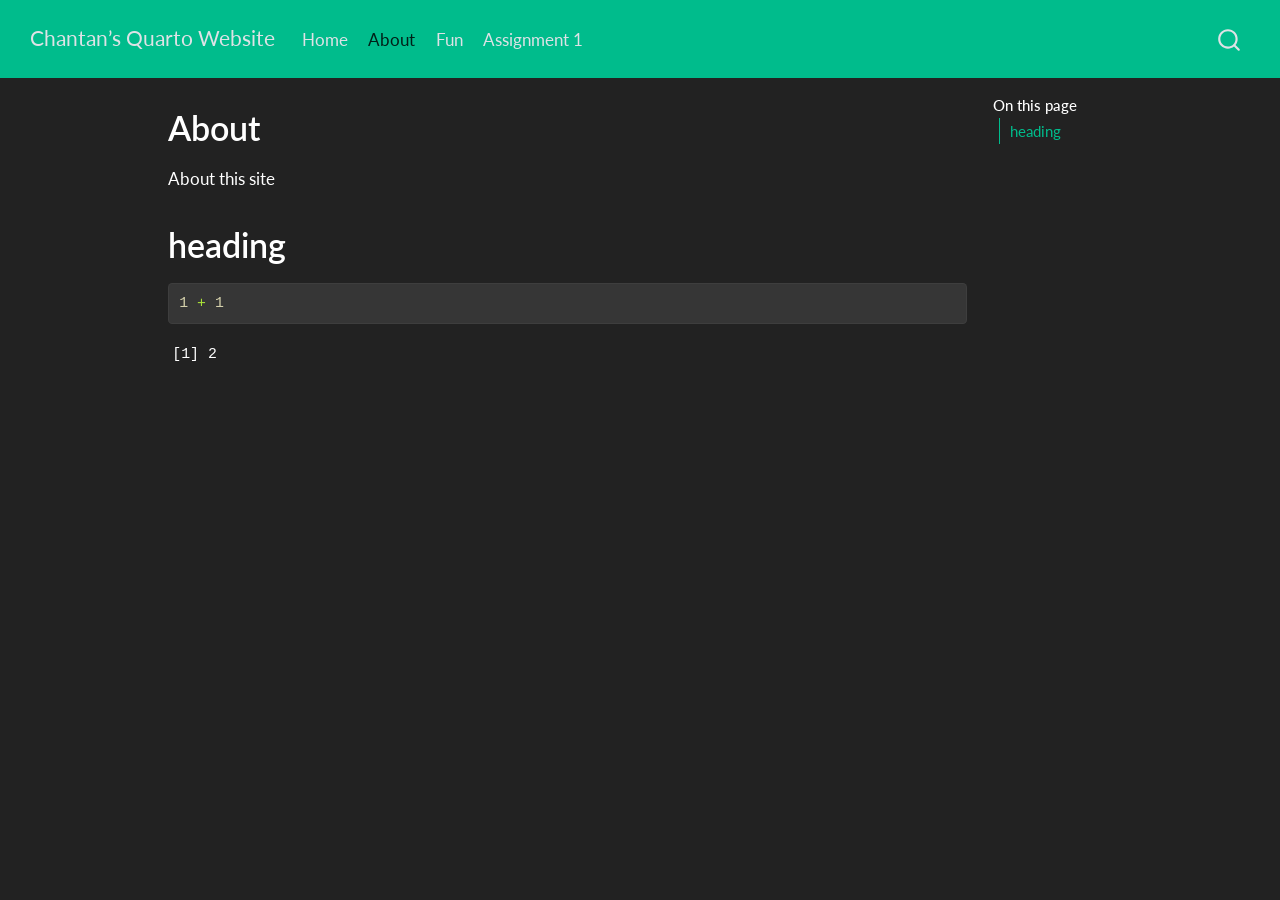
<file: about.html>
<!DOCTYPE html>
<html xmlns="http://www.w3.org/1999/xhtml" lang="en" xml:lang="en"><head>

<meta charset="utf-8">
<meta name="generator" content="quarto-1.5.57">

<meta name="viewport" content="width=device-width, initial-scale=1.0, user-scalable=yes">


<title>About – Chantan’s Quarto Website</title>
<style>
code{white-space: pre-wrap;}
span.smallcaps{font-variant: small-caps;}
div.columns{display: flex; gap: min(4vw, 1.5em);}
div.column{flex: auto; overflow-x: auto;}
div.hanging-indent{margin-left: 1.5em; text-indent: -1.5em;}
ul.task-list{list-style: none;}
ul.task-list li input[type="checkbox"] {
  width: 0.8em;
  margin: 0 0.8em 0.2em -1em; /* quarto-specific, see https://github.com/quarto-dev/quarto-cli/issues/4556 */ 
  vertical-align: middle;
}
/* CSS for syntax highlighting */
pre > code.sourceCode { white-space: pre; position: relative; }
pre > code.sourceCode > span { line-height: 1.25; }
pre > code.sourceCode > span:empty { height: 1.2em; }
.sourceCode { overflow: visible; }
code.sourceCode > span { color: inherit; text-decoration: inherit; }
div.sourceCode { margin: 1em 0; }
pre.sourceCode { margin: 0; }
@media screen {
div.sourceCode { overflow: auto; }
}
@media print {
pre > code.sourceCode { white-space: pre-wrap; }
pre > code.sourceCode > span { display: inline-block; text-indent: -5em; padding-left: 5em; }
}
pre.numberSource code
  { counter-reset: source-line 0; }
pre.numberSource code > span
  { position: relative; left: -4em; counter-increment: source-line; }
pre.numberSource code > span > a:first-child::before
  { content: counter(source-line);
    position: relative; left: -1em; text-align: right; vertical-align: baseline;
    border: none; display: inline-block;
    -webkit-touch-callout: none; -webkit-user-select: none;
    -khtml-user-select: none; -moz-user-select: none;
    -ms-user-select: none; user-select: none;
    padding: 0 4px; width: 4em;
  }
pre.numberSource { margin-left: 3em;  padding-left: 4px; }
div.sourceCode
  {   }
@media screen {
pre > code.sourceCode > span > a:first-child::before { text-decoration: underline; }
}
</style>


<script src="site_libs/quarto-nav/quarto-nav.js"></script>
<script src="site_libs/quarto-nav/headroom.min.js"></script>
<script src="site_libs/clipboard/clipboard.min.js"></script>
<script src="site_libs/quarto-search/autocomplete.umd.js"></script>
<script src="site_libs/quarto-search/fuse.min.js"></script>
<script src="site_libs/quarto-search/quarto-search.js"></script>
<meta name="quarto:offset" content="./">
<script src="site_libs/quarto-html/quarto.js"></script>
<script src="site_libs/quarto-html/popper.min.js"></script>
<script src="site_libs/quarto-html/tippy.umd.min.js"></script>
<script src="site_libs/quarto-html/anchor.min.js"></script>
<link href="site_libs/quarto-html/tippy.css" rel="stylesheet">
<link href="site_libs/quarto-html/quarto-syntax-highlighting-dark.css" rel="stylesheet" id="quarto-text-highlighting-styles">
<script src="site_libs/bootstrap/bootstrap.min.js"></script>
<link href="site_libs/bootstrap/bootstrap-icons.css" rel="stylesheet">
<link href="site_libs/bootstrap/bootstrap.min.css" rel="stylesheet" id="quarto-bootstrap" data-mode="dark">
<script id="quarto-search-options" type="application/json">{
  "location": "navbar",
  "copy-button": false,
  "collapse-after": 3,
  "panel-placement": "end",
  "type": "overlay",
  "limit": 50,
  "keyboard-shortcut": [
    "f",
    "/",
    "s"
  ],
  "show-item-context": false,
  "language": {
    "search-no-results-text": "No results",
    "search-matching-documents-text": "matching documents",
    "search-copy-link-title": "Copy link to search",
    "search-hide-matches-text": "Hide additional matches",
    "search-more-match-text": "more match in this document",
    "search-more-matches-text": "more matches in this document",
    "search-clear-button-title": "Clear",
    "search-text-placeholder": "",
    "search-detached-cancel-button-title": "Cancel",
    "search-submit-button-title": "Submit",
    "search-label": "Search"
  }
}</script>


<link rel="stylesheet" href="styles.css">
</head>

<body class="nav-fixed">

<div id="quarto-search-results"></div>
  <header id="quarto-header" class="headroom fixed-top">
    <nav class="navbar navbar-expand-lg " data-bs-theme="dark">
      <div class="navbar-container container-fluid">
      <div class="navbar-brand-container mx-auto">
    <a class="navbar-brand" href="./index.html">
    <span class="navbar-title">Chantan’s Quarto Website</span>
    </a>
  </div>
            <div id="quarto-search" class="" title="Search"></div>
          <button class="navbar-toggler" type="button" data-bs-toggle="collapse" data-bs-target="#navbarCollapse" aria-controls="navbarCollapse" role="menu" aria-expanded="false" aria-label="Toggle navigation" onclick="if (window.quartoToggleHeadroom) { window.quartoToggleHeadroom(); }">
  <span class="navbar-toggler-icon"></span>
</button>
          <div class="collapse navbar-collapse" id="navbarCollapse">
            <ul class="navbar-nav navbar-nav-scroll me-auto">
  <li class="nav-item">
    <a class="nav-link" href="./index.html"> 
<span class="menu-text">Home</span></a>
  </li>  
  <li class="nav-item">
    <a class="nav-link active" href="./about.html" aria-current="page"> 
<span class="menu-text">About</span></a>
  </li>  
  <li class="nav-item">
    <a class="nav-link" href="./fun.html"> 
<span class="menu-text">Fun</span></a>
  </li>  
  <li class="nav-item">
    <a class="nav-link" href="./assignment1.html"> 
<span class="menu-text">Assignment 1</span></a>
  </li>  
</ul>
          </div> <!-- /navcollapse -->
            <div class="quarto-navbar-tools">
</div>
      </div> <!-- /container-fluid -->
    </nav>
</header>
<!-- content -->
<div id="quarto-content" class="quarto-container page-columns page-rows-contents page-layout-article page-navbar">
<!-- sidebar -->
<!-- margin-sidebar -->
    <div id="quarto-margin-sidebar" class="sidebar margin-sidebar">
        <nav id="TOC" role="doc-toc" class="toc-active">
    <h2 id="toc-title">On this page</h2>
   
  <ul>
  <li><a href="#heading" id="toc-heading" class="nav-link active" data-scroll-target="#heading">heading</a></li>
  </ul>
</nav>
    </div>
<!-- main -->
<main class="content" id="quarto-document-content">

<header id="title-block-header" class="quarto-title-block default">
<div class="quarto-title">
<h1 class="title">About</h1>
</div>



<div class="quarto-title-meta">

    
  
    
  </div>
  


</header>


<p>About this site</p>
<section id="heading" class="level1">
<h1>heading</h1>
<div class="cell">
<div class="sourceCode cell-code" id="cb1"><pre class="sourceCode r code-with-copy"><code class="sourceCode r"><span id="cb1-1"><a href="#cb1-1" aria-hidden="true" tabindex="-1"></a><span class="dv">1</span> <span class="sc">+</span> <span class="dv">1</span></span></code><button title="Copy to Clipboard" class="code-copy-button"><i class="bi"></i></button></pre></div>
<div class="cell-output cell-output-stdout">
<pre><code>[1] 2</code></pre>
</div>
</div>


</section>

</main> <!-- /main -->
<script id="quarto-html-after-body" type="application/javascript">
window.document.addEventListener("DOMContentLoaded", function (event) {
  const toggleBodyColorMode = (bsSheetEl) => {
    const mode = bsSheetEl.getAttribute("data-mode");
    const bodyEl = window.document.querySelector("body");
    if (mode === "dark") {
      bodyEl.classList.add("quarto-dark");
      bodyEl.classList.remove("quarto-light");
    } else {
      bodyEl.classList.add("quarto-light");
      bodyEl.classList.remove("quarto-dark");
    }
  }
  const toggleBodyColorPrimary = () => {
    const bsSheetEl = window.document.querySelector("link#quarto-bootstrap");
    if (bsSheetEl) {
      toggleBodyColorMode(bsSheetEl);
    }
  }
  toggleBodyColorPrimary();  
  const icon = "";
  const anchorJS = new window.AnchorJS();
  anchorJS.options = {
    placement: 'right',
    icon: icon
  };
  anchorJS.add('.anchored');
  const isCodeAnnotation = (el) => {
    for (const clz of el.classList) {
      if (clz.startsWith('code-annotation-')) {                     
        return true;
      }
    }
    return false;
  }
  const onCopySuccess = function(e) {
    // button target
    const button = e.trigger;
    // don't keep focus
    button.blur();
    // flash "checked"
    button.classList.add('code-copy-button-checked');
    var currentTitle = button.getAttribute("title");
    button.setAttribute("title", "Copied!");
    let tooltip;
    if (window.bootstrap) {
      button.setAttribute("data-bs-toggle", "tooltip");
      button.setAttribute("data-bs-placement", "left");
      button.setAttribute("data-bs-title", "Copied!");
      tooltip = new bootstrap.Tooltip(button, 
        { trigger: "manual", 
          customClass: "code-copy-button-tooltip",
          offset: [0, -8]});
      tooltip.show();    
    }
    setTimeout(function() {
      if (tooltip) {
        tooltip.hide();
        button.removeAttribute("data-bs-title");
        button.removeAttribute("data-bs-toggle");
        button.removeAttribute("data-bs-placement");
      }
      button.setAttribute("title", currentTitle);
      button.classList.remove('code-copy-button-checked');
    }, 1000);
    // clear code selection
    e.clearSelection();
  }
  const getTextToCopy = function(trigger) {
      const codeEl = trigger.previousElementSibling.cloneNode(true);
      for (const childEl of codeEl.children) {
        if (isCodeAnnotation(childEl)) {
          childEl.remove();
        }
      }
      return codeEl.innerText;
  }
  const clipboard = new window.ClipboardJS('.code-copy-button:not([data-in-quarto-modal])', {
    text: getTextToCopy
  });
  clipboard.on('success', onCopySuccess);
  if (window.document.getElementById('quarto-embedded-source-code-modal')) {
    // For code content inside modals, clipBoardJS needs to be initialized with a container option
    // TODO: Check when it could be a function (https://github.com/zenorocha/clipboard.js/issues/860)
    const clipboardModal = new window.ClipboardJS('.code-copy-button[data-in-quarto-modal]', {
      text: getTextToCopy,
      container: window.document.getElementById('quarto-embedded-source-code-modal')
    });
    clipboardModal.on('success', onCopySuccess);
  }
    var localhostRegex = new RegExp(/^(?:http|https):\/\/localhost\:?[0-9]*\//);
    var mailtoRegex = new RegExp(/^mailto:/);
      var filterRegex = new RegExp('/' + window.location.host + '/');
    var isInternal = (href) => {
        return filterRegex.test(href) || localhostRegex.test(href) || mailtoRegex.test(href);
    }
    // Inspect non-navigation links and adorn them if external
 	var links = window.document.querySelectorAll('a[href]:not(.nav-link):not(.navbar-brand):not(.toc-action):not(.sidebar-link):not(.sidebar-item-toggle):not(.pagination-link):not(.no-external):not([aria-hidden]):not(.dropdown-item):not(.quarto-navigation-tool):not(.about-link)');
    for (var i=0; i<links.length; i++) {
      const link = links[i];
      if (!isInternal(link.href)) {
        // undo the damage that might have been done by quarto-nav.js in the case of
        // links that we want to consider external
        if (link.dataset.originalHref !== undefined) {
          link.href = link.dataset.originalHref;
        }
      }
    }
  function tippyHover(el, contentFn, onTriggerFn, onUntriggerFn) {
    const config = {
      allowHTML: true,
      maxWidth: 500,
      delay: 100,
      arrow: false,
      appendTo: function(el) {
          return el.parentElement;
      },
      interactive: true,
      interactiveBorder: 10,
      theme: 'quarto',
      placement: 'bottom-start',
    };
    if (contentFn) {
      config.content = contentFn;
    }
    if (onTriggerFn) {
      config.onTrigger = onTriggerFn;
    }
    if (onUntriggerFn) {
      config.onUntrigger = onUntriggerFn;
    }
    window.tippy(el, config); 
  }
  const noterefs = window.document.querySelectorAll('a[role="doc-noteref"]');
  for (var i=0; i<noterefs.length; i++) {
    const ref = noterefs[i];
    tippyHover(ref, function() {
      // use id or data attribute instead here
      let href = ref.getAttribute('data-footnote-href') || ref.getAttribute('href');
      try { href = new URL(href).hash; } catch {}
      const id = href.replace(/^#\/?/, "");
      const note = window.document.getElementById(id);
      if (note) {
        return note.innerHTML;
      } else {
        return "";
      }
    });
  }
  const xrefs = window.document.querySelectorAll('a.quarto-xref');
  const processXRef = (id, note) => {
    // Strip column container classes
    const stripColumnClz = (el) => {
      el.classList.remove("page-full", "page-columns");
      if (el.children) {
        for (const child of el.children) {
          stripColumnClz(child);
        }
      }
    }
    stripColumnClz(note)
    if (id === null || id.startsWith('sec-')) {
      // Special case sections, only their first couple elements
      const container = document.createElement("div");
      if (note.children && note.children.length > 2) {
        container.appendChild(note.children[0].cloneNode(true));
        for (let i = 1; i < note.children.length; i++) {
          const child = note.children[i];
          if (child.tagName === "P" && child.innerText === "") {
            continue;
          } else {
            container.appendChild(child.cloneNode(true));
            break;
          }
        }
        if (window.Quarto?.typesetMath) {
          window.Quarto.typesetMath(container);
        }
        return container.innerHTML
      } else {
        if (window.Quarto?.typesetMath) {
          window.Quarto.typesetMath(note);
        }
        return note.innerHTML;
      }
    } else {
      // Remove any anchor links if they are present
      const anchorLink = note.querySelector('a.anchorjs-link');
      if (anchorLink) {
        anchorLink.remove();
      }
      if (window.Quarto?.typesetMath) {
        window.Quarto.typesetMath(note);
      }
      // TODO in 1.5, we should make sure this works without a callout special case
      if (note.classList.contains("callout")) {
        return note.outerHTML;
      } else {
        return note.innerHTML;
      }
    }
  }
  for (var i=0; i<xrefs.length; i++) {
    const xref = xrefs[i];
    tippyHover(xref, undefined, function(instance) {
      instance.disable();
      let url = xref.getAttribute('href');
      let hash = undefined; 
      if (url.startsWith('#')) {
        hash = url;
      } else {
        try { hash = new URL(url).hash; } catch {}
      }
      if (hash) {
        const id = hash.replace(/^#\/?/, "");
        const note = window.document.getElementById(id);
        if (note !== null) {
          try {
            const html = processXRef(id, note.cloneNode(true));
            instance.setContent(html);
          } finally {
            instance.enable();
            instance.show();
          }
        } else {
          // See if we can fetch this
          fetch(url.split('#')[0])
          .then(res => res.text())
          .then(html => {
            const parser = new DOMParser();
            const htmlDoc = parser.parseFromString(html, "text/html");
            const note = htmlDoc.getElementById(id);
            if (note !== null) {
              const html = processXRef(id, note);
              instance.setContent(html);
            } 
          }).finally(() => {
            instance.enable();
            instance.show();
          });
        }
      } else {
        // See if we can fetch a full url (with no hash to target)
        // This is a special case and we should probably do some content thinning / targeting
        fetch(url)
        .then(res => res.text())
        .then(html => {
          const parser = new DOMParser();
          const htmlDoc = parser.parseFromString(html, "text/html");
          const note = htmlDoc.querySelector('main.content');
          if (note !== null) {
            // This should only happen for chapter cross references
            // (since there is no id in the URL)
            // remove the first header
            if (note.children.length > 0 && note.children[0].tagName === "HEADER") {
              note.children[0].remove();
            }
            const html = processXRef(null, note);
            instance.setContent(html);
          } 
        }).finally(() => {
          instance.enable();
          instance.show();
        });
      }
    }, function(instance) {
    });
  }
      let selectedAnnoteEl;
      const selectorForAnnotation = ( cell, annotation) => {
        let cellAttr = 'data-code-cell="' + cell + '"';
        let lineAttr = 'data-code-annotation="' +  annotation + '"';
        const selector = 'span[' + cellAttr + '][' + lineAttr + ']';
        return selector;
      }
      const selectCodeLines = (annoteEl) => {
        const doc = window.document;
        const targetCell = annoteEl.getAttribute("data-target-cell");
        const targetAnnotation = annoteEl.getAttribute("data-target-annotation");
        const annoteSpan = window.document.querySelector(selectorForAnnotation(targetCell, targetAnnotation));
        const lines = annoteSpan.getAttribute("data-code-lines").split(",");
        const lineIds = lines.map((line) => {
          return targetCell + "-" + line;
        })
        let top = null;
        let height = null;
        let parent = null;
        if (lineIds.length > 0) {
            //compute the position of the single el (top and bottom and make a div)
            const el = window.document.getElementById(lineIds[0]);
            top = el.offsetTop;
            height = el.offsetHeight;
            parent = el.parentElement.parentElement;
          if (lineIds.length > 1) {
            const lastEl = window.document.getElementById(lineIds[lineIds.length - 1]);
            const bottom = lastEl.offsetTop + lastEl.offsetHeight;
            height = bottom - top;
          }
          if (top !== null && height !== null && parent !== null) {
            // cook up a div (if necessary) and position it 
            let div = window.document.getElementById("code-annotation-line-highlight");
            if (div === null) {
              div = window.document.createElement("div");
              div.setAttribute("id", "code-annotation-line-highlight");
              div.style.position = 'absolute';
              parent.appendChild(div);
            }
            div.style.top = top - 2 + "px";
            div.style.height = height + 4 + "px";
            div.style.left = 0;
            let gutterDiv = window.document.getElementById("code-annotation-line-highlight-gutter");
            if (gutterDiv === null) {
              gutterDiv = window.document.createElement("div");
              gutterDiv.setAttribute("id", "code-annotation-line-highlight-gutter");
              gutterDiv.style.position = 'absolute';
              const codeCell = window.document.getElementById(targetCell);
              const gutter = codeCell.querySelector('.code-annotation-gutter');
              gutter.appendChild(gutterDiv);
            }
            gutterDiv.style.top = top - 2 + "px";
            gutterDiv.style.height = height + 4 + "px";
          }
          selectedAnnoteEl = annoteEl;
        }
      };
      const unselectCodeLines = () => {
        const elementsIds = ["code-annotation-line-highlight", "code-annotation-line-highlight-gutter"];
        elementsIds.forEach((elId) => {
          const div = window.document.getElementById(elId);
          if (div) {
            div.remove();
          }
        });
        selectedAnnoteEl = undefined;
      };
        // Handle positioning of the toggle
    window.addEventListener(
      "resize",
      throttle(() => {
        elRect = undefined;
        if (selectedAnnoteEl) {
          selectCodeLines(selectedAnnoteEl);
        }
      }, 10)
    );
    function throttle(fn, ms) {
    let throttle = false;
    let timer;
      return (...args) => {
        if(!throttle) { // first call gets through
            fn.apply(this, args);
            throttle = true;
        } else { // all the others get throttled
            if(timer) clearTimeout(timer); // cancel #2
            timer = setTimeout(() => {
              fn.apply(this, args);
              timer = throttle = false;
            }, ms);
        }
      };
    }
      // Attach click handler to the DT
      const annoteDls = window.document.querySelectorAll('dt[data-target-cell]');
      for (const annoteDlNode of annoteDls) {
        annoteDlNode.addEventListener('click', (event) => {
          const clickedEl = event.target;
          if (clickedEl !== selectedAnnoteEl) {
            unselectCodeLines();
            const activeEl = window.document.querySelector('dt[data-target-cell].code-annotation-active');
            if (activeEl) {
              activeEl.classList.remove('code-annotation-active');
            }
            selectCodeLines(clickedEl);
            clickedEl.classList.add('code-annotation-active');
          } else {
            // Unselect the line
            unselectCodeLines();
            clickedEl.classList.remove('code-annotation-active');
          }
        });
      }
  const findCites = (el) => {
    const parentEl = el.parentElement;
    if (parentEl) {
      const cites = parentEl.dataset.cites;
      if (cites) {
        return {
          el,
          cites: cites.split(' ')
        };
      } else {
        return findCites(el.parentElement)
      }
    } else {
      return undefined;
    }
  };
  var bibliorefs = window.document.querySelectorAll('a[role="doc-biblioref"]');
  for (var i=0; i<bibliorefs.length; i++) {
    const ref = bibliorefs[i];
    const citeInfo = findCites(ref);
    if (citeInfo) {
      tippyHover(citeInfo.el, function() {
        var popup = window.document.createElement('div');
        citeInfo.cites.forEach(function(cite) {
          var citeDiv = window.document.createElement('div');
          citeDiv.classList.add('hanging-indent');
          citeDiv.classList.add('csl-entry');
          var biblioDiv = window.document.getElementById('ref-' + cite);
          if (biblioDiv) {
            citeDiv.innerHTML = biblioDiv.innerHTML;
          }
          popup.appendChild(citeDiv);
        });
        return popup.innerHTML;
      });
    }
  }
});
</script>
</div> <!-- /content -->




</body></html>
</file>
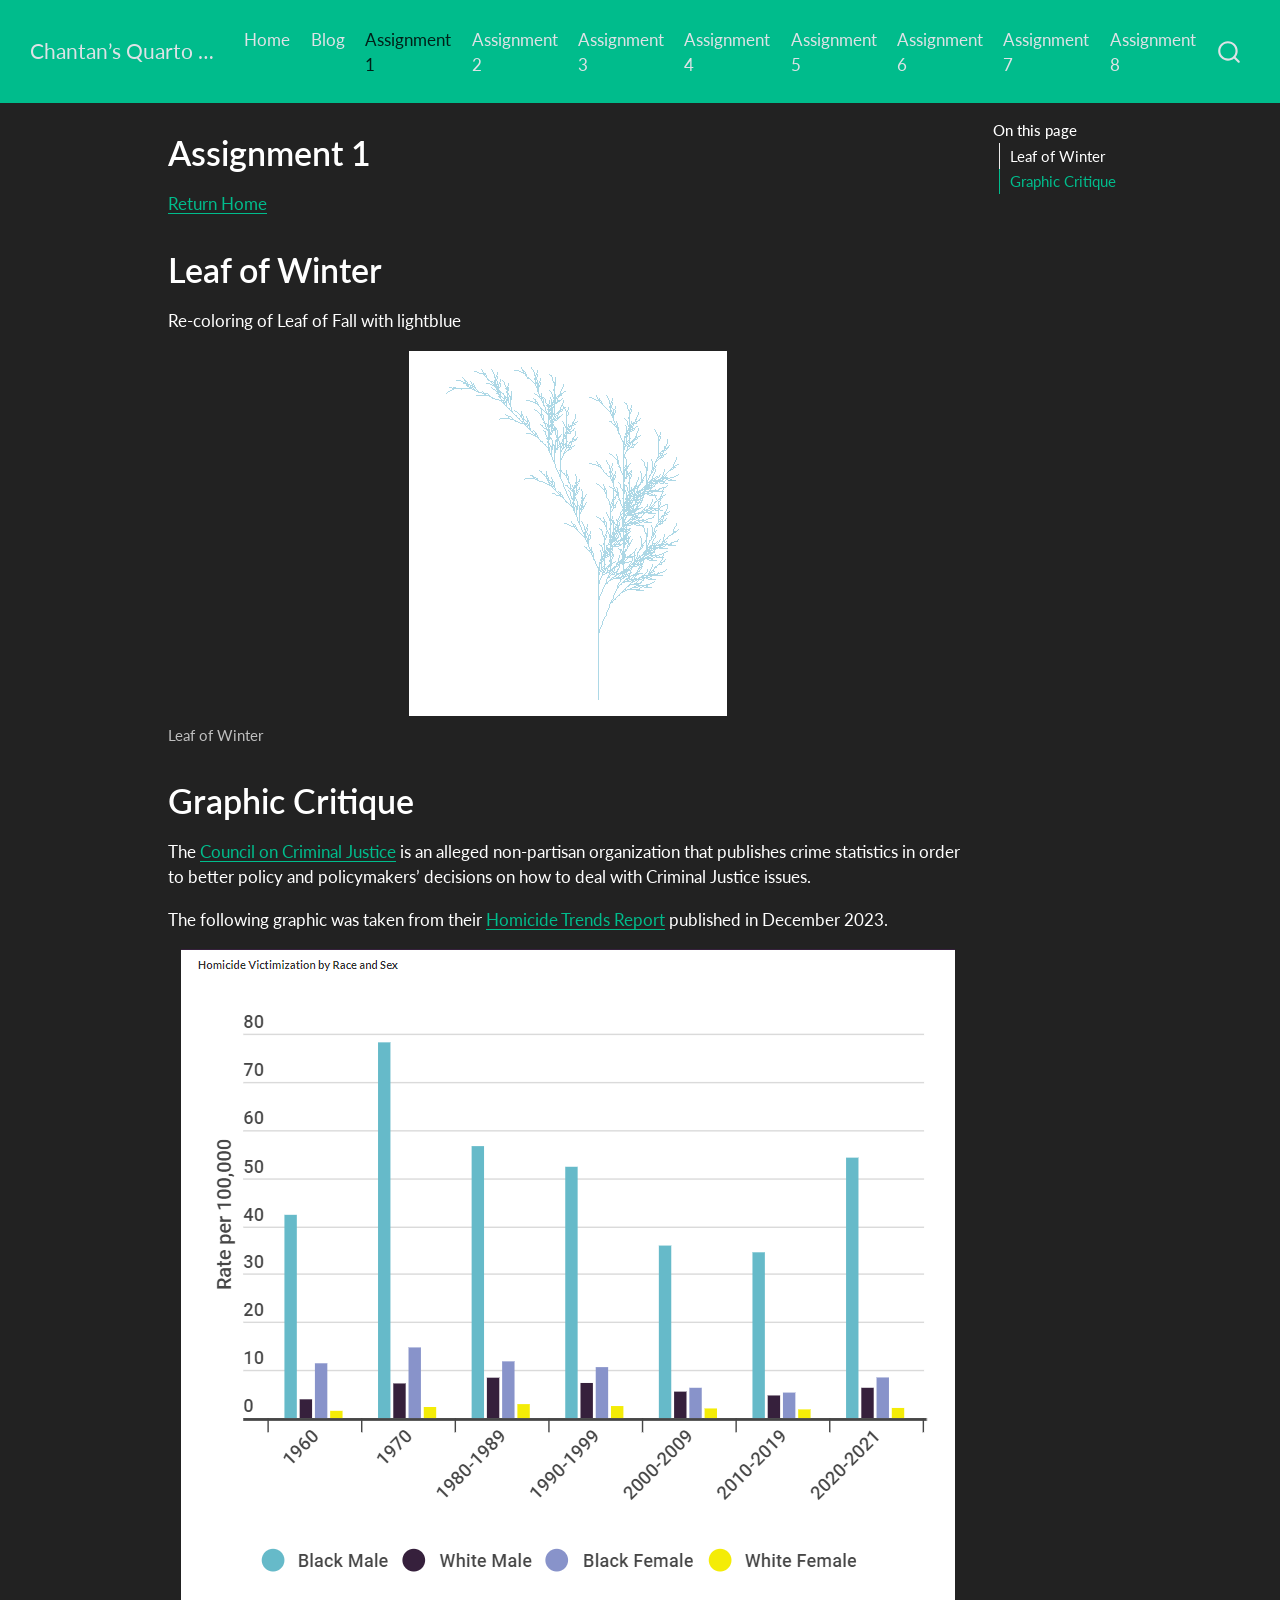
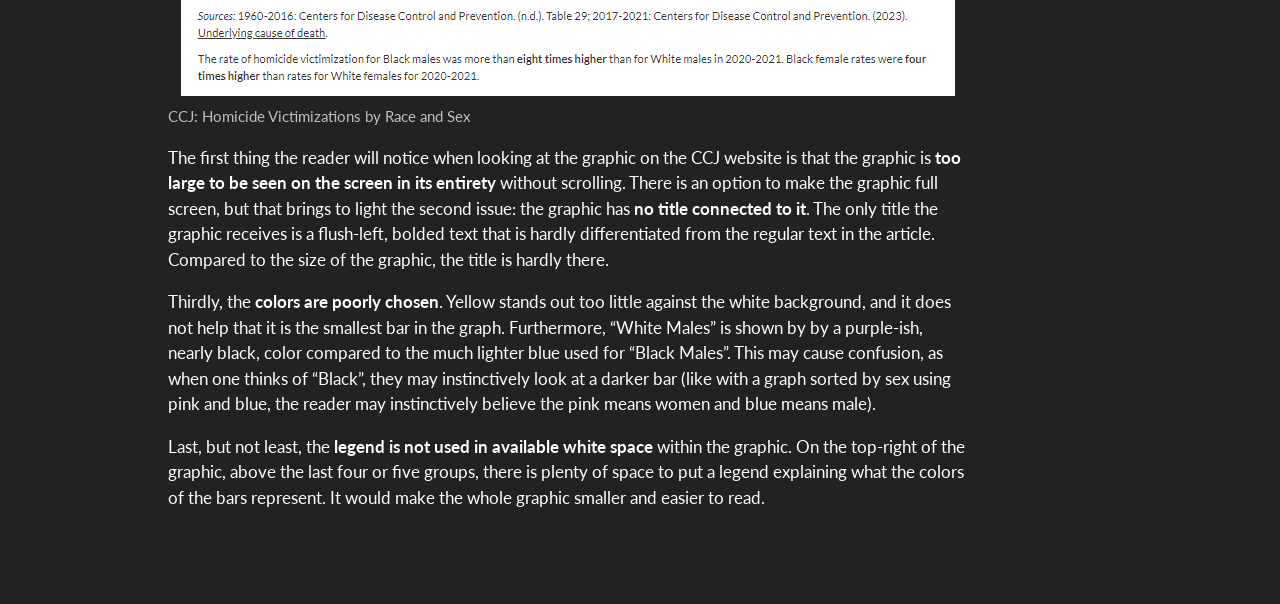
<file: assignment1.html>
<!DOCTYPE html>
<html xmlns="http://www.w3.org/1999/xhtml" lang="en" xml:lang="en"><head>

<meta charset="utf-8">
<meta name="generator" content="quarto-1.5.57">

<meta name="viewport" content="width=device-width, initial-scale=1.0, user-scalable=yes">


<title>Assignment 1 – Chantan’s Quarto Website</title>
<style>
code{white-space: pre-wrap;}
span.smallcaps{font-variant: small-caps;}
div.columns{display: flex; gap: min(4vw, 1.5em);}
div.column{flex: auto; overflow-x: auto;}
div.hanging-indent{margin-left: 1.5em; text-indent: -1.5em;}
ul.task-list{list-style: none;}
ul.task-list li input[type="checkbox"] {
  width: 0.8em;
  margin: 0 0.8em 0.2em -1em; /* quarto-specific, see https://github.com/quarto-dev/quarto-cli/issues/4556 */ 
  vertical-align: middle;
}
</style>


<script src="site_libs/quarto-nav/quarto-nav.js"></script>
<script src="site_libs/quarto-nav/headroom.min.js"></script>
<script src="site_libs/clipboard/clipboard.min.js"></script>
<script src="site_libs/quarto-search/autocomplete.umd.js"></script>
<script src="site_libs/quarto-search/fuse.min.js"></script>
<script src="site_libs/quarto-search/quarto-search.js"></script>
<meta name="quarto:offset" content="./">
<script src="site_libs/quarto-html/quarto.js"></script>
<script src="site_libs/quarto-html/popper.min.js"></script>
<script src="site_libs/quarto-html/tippy.umd.min.js"></script>
<script src="site_libs/quarto-html/anchor.min.js"></script>
<link href="site_libs/quarto-html/tippy.css" rel="stylesheet">
<link href="site_libs/quarto-html/quarto-syntax-highlighting-dark.css" rel="stylesheet" id="quarto-text-highlighting-styles">
<script src="site_libs/bootstrap/bootstrap.min.js"></script>
<link href="site_libs/bootstrap/bootstrap-icons.css" rel="stylesheet">
<link href="site_libs/bootstrap/bootstrap.min.css" rel="stylesheet" id="quarto-bootstrap" data-mode="dark">
<script id="quarto-search-options" type="application/json">{
  "location": "navbar",
  "copy-button": false,
  "collapse-after": 3,
  "panel-placement": "end",
  "type": "overlay",
  "limit": 50,
  "keyboard-shortcut": [
    "f",
    "/",
    "s"
  ],
  "show-item-context": false,
  "language": {
    "search-no-results-text": "No results",
    "search-matching-documents-text": "matching documents",
    "search-copy-link-title": "Copy link to search",
    "search-hide-matches-text": "Hide additional matches",
    "search-more-match-text": "more match in this document",
    "search-more-matches-text": "more matches in this document",
    "search-clear-button-title": "Clear",
    "search-text-placeholder": "",
    "search-detached-cancel-button-title": "Cancel",
    "search-submit-button-title": "Submit",
    "search-label": "Search"
  }
}</script>


<link rel="stylesheet" href="styles.css">
</head>

<body class="nav-fixed">

<div id="quarto-search-results"></div>
  <header id="quarto-header" class="headroom fixed-top">
    <nav class="navbar navbar-expand-lg " data-bs-theme="dark">
      <div class="navbar-container container-fluid">
      <div class="navbar-brand-container mx-auto">
    <a class="navbar-brand" href="./index.html">
    <span class="navbar-title">Chantan’s Quarto Website</span>
    </a>
  </div>
            <div id="quarto-search" class="" title="Search"></div>
          <button class="navbar-toggler" type="button" data-bs-toggle="collapse" data-bs-target="#navbarCollapse" aria-controls="navbarCollapse" role="menu" aria-expanded="false" aria-label="Toggle navigation" onclick="if (window.quartoToggleHeadroom) { window.quartoToggleHeadroom(); }">
  <span class="navbar-toggler-icon"></span>
</button>
          <div class="collapse navbar-collapse" id="navbarCollapse">
            <ul class="navbar-nav navbar-nav-scroll me-auto">
  <li class="nav-item">
    <a class="nav-link" href="./index.html"> 
<span class="menu-text">Home</span></a>
  </li>  
  <li class="nav-item">
    <a class="nav-link" href="./blog.html"> 
<span class="menu-text">Blog</span></a>
  </li>  
  <li class="nav-item">
    <a class="nav-link active" href="./assignment1.html" aria-current="page"> 
<span class="menu-text">Assignment 1</span></a>
  </li>  
  <li class="nav-item">
    <a class="nav-link" href="./assignment2.html"> 
<span class="menu-text">Assignment 2</span></a>
  </li>  
  <li class="nav-item">
    <a class="nav-link" href="./assignment3.html"> 
<span class="menu-text">Assignment 3</span></a>
  </li>  
  <li class="nav-item">
    <a class="nav-link" href="./assignment4.html"> 
<span class="menu-text">Assignment 4</span></a>
  </li>  
  <li class="nav-item">
    <a class="nav-link" href="./assignment5.html"> 
<span class="menu-text">Assignment 5</span></a>
  </li>  
  <li class="nav-item">
    <a class="nav-link" href="./assignment6.html"> 
<span class="menu-text">Assignment 6</span></a>
  </li>  
  <li class="nav-item">
    <a class="nav-link" href="./assignment7.html"> 
<span class="menu-text">Assignment 7</span></a>
  </li>  
  <li class="nav-item">
    <a class="nav-link" href="./assignment8.html"> 
<span class="menu-text">Assignment 8</span></a>
  </li>  
</ul>
          </div> <!-- /navcollapse -->
            <div class="quarto-navbar-tools">
</div>
      </div> <!-- /container-fluid -->
    </nav>
</header>
<!-- content -->
<div id="quarto-content" class="quarto-container page-columns page-rows-contents page-layout-article page-navbar">
<!-- sidebar -->
<!-- margin-sidebar -->
    <div id="quarto-margin-sidebar" class="sidebar margin-sidebar">
        <nav id="TOC" role="doc-toc" class="toc-active">
    <h2 id="toc-title">On this page</h2>
   
  <ul>
  <li><a href="#leaf-of-winter" id="toc-leaf-of-winter" class="nav-link active" data-scroll-target="#leaf-of-winter">Leaf of Winter</a></li>
  <li><a href="#graphic-critique" id="toc-graphic-critique" class="nav-link" data-scroll-target="#graphic-critique">Graphic Critique</a></li>
  </ul>
</nav>
    </div>
<!-- main -->
<main class="content" id="quarto-document-content">

<header id="title-block-header" class="quarto-title-block default">
<div class="quarto-title">
<h1 class="title">Assignment 1</h1>
</div>



<div class="quarto-title-meta">

    
  
    
  </div>
  


</header>


<p><a href="./index.html">Return Home</a></p>
<section id="leaf-of-winter" class="level1">
<h1>Leaf of Winter</h1>
<p>Re-coloring of Leaf of Fall with lightblue</p>
<div class="quarto-figure quarto-figure-center">
<figure class="figure">
<p><img src="Leaf of Winter.png" class="img-fluid figure-img"></p>
<figcaption>Leaf of Winter</figcaption>
</figure>
</div>
</section>
<section id="graphic-critique" class="level1">
<h1>Graphic Critique</h1>
<p>The <a href="https://counciloncj.org/">Council on Criminal Justice</a> is an alleged non-partisan organization that publishes crime statistics in order to better policy and policymakers’ decisions on how to deal with Criminal Justice issues.</p>
<p>The following graphic was taken from their <a href="https://counciloncj.org/homicide-trends-report/">Homicide Trends Report</a> published in December 2023.</p>
<div class="quarto-figure quarto-figure-center">
<figure class="figure">
<p><img src="Graphic Critique.png" class="img-fluid figure-img"></p>
<figcaption>CCJ: Homicide Victimizations by Race and Sex</figcaption>
</figure>
</div>
<p>The first thing the reader will notice when looking at the graphic on the CCJ website is that the graphic is <strong>too large to be seen on the screen in its entirety</strong> without scrolling. There is an option to make the graphic full screen, but that brings to light the second issue: the graphic has <strong>no title connected to it</strong>. The only title the graphic receives is a flush-left, bolded text that is hardly differentiated from the regular text in the article. Compared to the size of the graphic, the title is hardly there.</p>
<p>Thirdly, the <strong>colors are poorly chosen</strong>. Yellow stands out too little against the white background, and it does not help that it is the smallest bar in the graph. Furthermore, “White Males” is shown by by a purple-ish, nearly black, color compared to the much lighter blue used for “Black Males”. This may cause confusion, as when one thinks of “Black”, they may instinctively look at a darker bar (like with a graph sorted by sex using pink and blue, the reader may instinctively believe the pink means women and blue means male).</p>
<p>Last, but not least, the <strong>legend is not used in available white space</strong> within the graphic. On the top-right of the graphic, above the last four or five groups, there is plenty of space to put a legend explaining what the colors of the bars represent. It would make the whole graphic smaller and easier to read.</p>


</section>

</main> <!-- /main -->
<script id="quarto-html-after-body" type="application/javascript">
window.document.addEventListener("DOMContentLoaded", function (event) {
  const toggleBodyColorMode = (bsSheetEl) => {
    const mode = bsSheetEl.getAttribute("data-mode");
    const bodyEl = window.document.querySelector("body");
    if (mode === "dark") {
      bodyEl.classList.add("quarto-dark");
      bodyEl.classList.remove("quarto-light");
    } else {
      bodyEl.classList.add("quarto-light");
      bodyEl.classList.remove("quarto-dark");
    }
  }
  const toggleBodyColorPrimary = () => {
    const bsSheetEl = window.document.querySelector("link#quarto-bootstrap");
    if (bsSheetEl) {
      toggleBodyColorMode(bsSheetEl);
    }
  }
  toggleBodyColorPrimary();  
  const icon = "";
  const anchorJS = new window.AnchorJS();
  anchorJS.options = {
    placement: 'right',
    icon: icon
  };
  anchorJS.add('.anchored');
  const isCodeAnnotation = (el) => {
    for (const clz of el.classList) {
      if (clz.startsWith('code-annotation-')) {                     
        return true;
      }
    }
    return false;
  }
  const onCopySuccess = function(e) {
    // button target
    const button = e.trigger;
    // don't keep focus
    button.blur();
    // flash "checked"
    button.classList.add('code-copy-button-checked');
    var currentTitle = button.getAttribute("title");
    button.setAttribute("title", "Copied!");
    let tooltip;
    if (window.bootstrap) {
      button.setAttribute("data-bs-toggle", "tooltip");
      button.setAttribute("data-bs-placement", "left");
      button.setAttribute("data-bs-title", "Copied!");
      tooltip = new bootstrap.Tooltip(button, 
        { trigger: "manual", 
          customClass: "code-copy-button-tooltip",
          offset: [0, -8]});
      tooltip.show();    
    }
    setTimeout(function() {
      if (tooltip) {
        tooltip.hide();
        button.removeAttribute("data-bs-title");
        button.removeAttribute("data-bs-toggle");
        button.removeAttribute("data-bs-placement");
      }
      button.setAttribute("title", currentTitle);
      button.classList.remove('code-copy-button-checked');
    }, 1000);
    // clear code selection
    e.clearSelection();
  }
  const getTextToCopy = function(trigger) {
      const codeEl = trigger.previousElementSibling.cloneNode(true);
      for (const childEl of codeEl.children) {
        if (isCodeAnnotation(childEl)) {
          childEl.remove();
        }
      }
      return codeEl.innerText;
  }
  const clipboard = new window.ClipboardJS('.code-copy-button:not([data-in-quarto-modal])', {
    text: getTextToCopy
  });
  clipboard.on('success', onCopySuccess);
  if (window.document.getElementById('quarto-embedded-source-code-modal')) {
    // For code content inside modals, clipBoardJS needs to be initialized with a container option
    // TODO: Check when it could be a function (https://github.com/zenorocha/clipboard.js/issues/860)
    const clipboardModal = new window.ClipboardJS('.code-copy-button[data-in-quarto-modal]', {
      text: getTextToCopy,
      container: window.document.getElementById('quarto-embedded-source-code-modal')
    });
    clipboardModal.on('success', onCopySuccess);
  }
    var localhostRegex = new RegExp(/^(?:http|https):\/\/localhost\:?[0-9]*\//);
    var mailtoRegex = new RegExp(/^mailto:/);
      var filterRegex = new RegExp('/' + window.location.host + '/');
    var isInternal = (href) => {
        return filterRegex.test(href) || localhostRegex.test(href) || mailtoRegex.test(href);
    }
    // Inspect non-navigation links and adorn them if external
 	var links = window.document.querySelectorAll('a[href]:not(.nav-link):not(.navbar-brand):not(.toc-action):not(.sidebar-link):not(.sidebar-item-toggle):not(.pagination-link):not(.no-external):not([aria-hidden]):not(.dropdown-item):not(.quarto-navigation-tool):not(.about-link)');
    for (var i=0; i<links.length; i++) {
      const link = links[i];
      if (!isInternal(link.href)) {
        // undo the damage that might have been done by quarto-nav.js in the case of
        // links that we want to consider external
        if (link.dataset.originalHref !== undefined) {
          link.href = link.dataset.originalHref;
        }
      }
    }
  function tippyHover(el, contentFn, onTriggerFn, onUntriggerFn) {
    const config = {
      allowHTML: true,
      maxWidth: 500,
      delay: 100,
      arrow: false,
      appendTo: function(el) {
          return el.parentElement;
      },
      interactive: true,
      interactiveBorder: 10,
      theme: 'quarto',
      placement: 'bottom-start',
    };
    if (contentFn) {
      config.content = contentFn;
    }
    if (onTriggerFn) {
      config.onTrigger = onTriggerFn;
    }
    if (onUntriggerFn) {
      config.onUntrigger = onUntriggerFn;
    }
    window.tippy(el, config); 
  }
  const noterefs = window.document.querySelectorAll('a[role="doc-noteref"]');
  for (var i=0; i<noterefs.length; i++) {
    const ref = noterefs[i];
    tippyHover(ref, function() {
      // use id or data attribute instead here
      let href = ref.getAttribute('data-footnote-href') || ref.getAttribute('href');
      try { href = new URL(href).hash; } catch {}
      const id = href.replace(/^#\/?/, "");
      const note = window.document.getElementById(id);
      if (note) {
        return note.innerHTML;
      } else {
        return "";
      }
    });
  }
  const xrefs = window.document.querySelectorAll('a.quarto-xref');
  const processXRef = (id, note) => {
    // Strip column container classes
    const stripColumnClz = (el) => {
      el.classList.remove("page-full", "page-columns");
      if (el.children) {
        for (const child of el.children) {
          stripColumnClz(child);
        }
      }
    }
    stripColumnClz(note)
    if (id === null || id.startsWith('sec-')) {
      // Special case sections, only their first couple elements
      const container = document.createElement("div");
      if (note.children && note.children.length > 2) {
        container.appendChild(note.children[0].cloneNode(true));
        for (let i = 1; i < note.children.length; i++) {
          const child = note.children[i];
          if (child.tagName === "P" && child.innerText === "") {
            continue;
          } else {
            container.appendChild(child.cloneNode(true));
            break;
          }
        }
        if (window.Quarto?.typesetMath) {
          window.Quarto.typesetMath(container);
        }
        return container.innerHTML
      } else {
        if (window.Quarto?.typesetMath) {
          window.Quarto.typesetMath(note);
        }
        return note.innerHTML;
      }
    } else {
      // Remove any anchor links if they are present
      const anchorLink = note.querySelector('a.anchorjs-link');
      if (anchorLink) {
        anchorLink.remove();
      }
      if (window.Quarto?.typesetMath) {
        window.Quarto.typesetMath(note);
      }
      // TODO in 1.5, we should make sure this works without a callout special case
      if (note.classList.contains("callout")) {
        return note.outerHTML;
      } else {
        return note.innerHTML;
      }
    }
  }
  for (var i=0; i<xrefs.length; i++) {
    const xref = xrefs[i];
    tippyHover(xref, undefined, function(instance) {
      instance.disable();
      let url = xref.getAttribute('href');
      let hash = undefined; 
      if (url.startsWith('#')) {
        hash = url;
      } else {
        try { hash = new URL(url).hash; } catch {}
      }
      if (hash) {
        const id = hash.replace(/^#\/?/, "");
        const note = window.document.getElementById(id);
        if (note !== null) {
          try {
            const html = processXRef(id, note.cloneNode(true));
            instance.setContent(html);
          } finally {
            instance.enable();
            instance.show();
          }
        } else {
          // See if we can fetch this
          fetch(url.split('#')[0])
          .then(res => res.text())
          .then(html => {
            const parser = new DOMParser();
            const htmlDoc = parser.parseFromString(html, "text/html");
            const note = htmlDoc.getElementById(id);
            if (note !== null) {
              const html = processXRef(id, note);
              instance.setContent(html);
            } 
          }).finally(() => {
            instance.enable();
            instance.show();
          });
        }
      } else {
        // See if we can fetch a full url (with no hash to target)
        // This is a special case and we should probably do some content thinning / targeting
        fetch(url)
        .then(res => res.text())
        .then(html => {
          const parser = new DOMParser();
          const htmlDoc = parser.parseFromString(html, "text/html");
          const note = htmlDoc.querySelector('main.content');
          if (note !== null) {
            // This should only happen for chapter cross references
            // (since there is no id in the URL)
            // remove the first header
            if (note.children.length > 0 && note.children[0].tagName === "HEADER") {
              note.children[0].remove();
            }
            const html = processXRef(null, note);
            instance.setContent(html);
          } 
        }).finally(() => {
          instance.enable();
          instance.show();
        });
      }
    }, function(instance) {
    });
  }
      let selectedAnnoteEl;
      const selectorForAnnotation = ( cell, annotation) => {
        let cellAttr = 'data-code-cell="' + cell + '"';
        let lineAttr = 'data-code-annotation="' +  annotation + '"';
        const selector = 'span[' + cellAttr + '][' + lineAttr + ']';
        return selector;
      }
      const selectCodeLines = (annoteEl) => {
        const doc = window.document;
        const targetCell = annoteEl.getAttribute("data-target-cell");
        const targetAnnotation = annoteEl.getAttribute("data-target-annotation");
        const annoteSpan = window.document.querySelector(selectorForAnnotation(targetCell, targetAnnotation));
        const lines = annoteSpan.getAttribute("data-code-lines").split(",");
        const lineIds = lines.map((line) => {
          return targetCell + "-" + line;
        })
        let top = null;
        let height = null;
        let parent = null;
        if (lineIds.length > 0) {
            //compute the position of the single el (top and bottom and make a div)
            const el = window.document.getElementById(lineIds[0]);
            top = el.offsetTop;
            height = el.offsetHeight;
            parent = el.parentElement.parentElement;
          if (lineIds.length > 1) {
            const lastEl = window.document.getElementById(lineIds[lineIds.length - 1]);
            const bottom = lastEl.offsetTop + lastEl.offsetHeight;
            height = bottom - top;
          }
          if (top !== null && height !== null && parent !== null) {
            // cook up a div (if necessary) and position it 
            let div = window.document.getElementById("code-annotation-line-highlight");
            if (div === null) {
              div = window.document.createElement("div");
              div.setAttribute("id", "code-annotation-line-highlight");
              div.style.position = 'absolute';
              parent.appendChild(div);
            }
            div.style.top = top - 2 + "px";
            div.style.height = height + 4 + "px";
            div.style.left = 0;
            let gutterDiv = window.document.getElementById("code-annotation-line-highlight-gutter");
            if (gutterDiv === null) {
              gutterDiv = window.document.createElement("div");
              gutterDiv.setAttribute("id", "code-annotation-line-highlight-gutter");
              gutterDiv.style.position = 'absolute';
              const codeCell = window.document.getElementById(targetCell);
              const gutter = codeCell.querySelector('.code-annotation-gutter');
              gutter.appendChild(gutterDiv);
            }
            gutterDiv.style.top = top - 2 + "px";
            gutterDiv.style.height = height + 4 + "px";
          }
          selectedAnnoteEl = annoteEl;
        }
      };
      const unselectCodeLines = () => {
        const elementsIds = ["code-annotation-line-highlight", "code-annotation-line-highlight-gutter"];
        elementsIds.forEach((elId) => {
          const div = window.document.getElementById(elId);
          if (div) {
            div.remove();
          }
        });
        selectedAnnoteEl = undefined;
      };
        // Handle positioning of the toggle
    window.addEventListener(
      "resize",
      throttle(() => {
        elRect = undefined;
        if (selectedAnnoteEl) {
          selectCodeLines(selectedAnnoteEl);
        }
      }, 10)
    );
    function throttle(fn, ms) {
    let throttle = false;
    let timer;
      return (...args) => {
        if(!throttle) { // first call gets through
            fn.apply(this, args);
            throttle = true;
        } else { // all the others get throttled
            if(timer) clearTimeout(timer); // cancel #2
            timer = setTimeout(() => {
              fn.apply(this, args);
              timer = throttle = false;
            }, ms);
        }
      };
    }
      // Attach click handler to the DT
      const annoteDls = window.document.querySelectorAll('dt[data-target-cell]');
      for (const annoteDlNode of annoteDls) {
        annoteDlNode.addEventListener('click', (event) => {
          const clickedEl = event.target;
          if (clickedEl !== selectedAnnoteEl) {
            unselectCodeLines();
            const activeEl = window.document.querySelector('dt[data-target-cell].code-annotation-active');
            if (activeEl) {
              activeEl.classList.remove('code-annotation-active');
            }
            selectCodeLines(clickedEl);
            clickedEl.classList.add('code-annotation-active');
          } else {
            // Unselect the line
            unselectCodeLines();
            clickedEl.classList.remove('code-annotation-active');
          }
        });
      }
  const findCites = (el) => {
    const parentEl = el.parentElement;
    if (parentEl) {
      const cites = parentEl.dataset.cites;
      if (cites) {
        return {
          el,
          cites: cites.split(' ')
        };
      } else {
        return findCites(el.parentElement)
      }
    } else {
      return undefined;
    }
  };
  var bibliorefs = window.document.querySelectorAll('a[role="doc-biblioref"]');
  for (var i=0; i<bibliorefs.length; i++) {
    const ref = bibliorefs[i];
    const citeInfo = findCites(ref);
    if (citeInfo) {
      tippyHover(citeInfo.el, function() {
        var popup = window.document.createElement('div');
        citeInfo.cites.forEach(function(cite) {
          var citeDiv = window.document.createElement('div');
          citeDiv.classList.add('hanging-indent');
          citeDiv.classList.add('csl-entry');
          var biblioDiv = window.document.getElementById('ref-' + cite);
          if (biblioDiv) {
            citeDiv.innerHTML = biblioDiv.innerHTML;
          }
          popup.appendChild(citeDiv);
        });
        return popup.innerHTML;
      });
    }
  }
});
</script>
</div> <!-- /content -->




</body></html>
</file>
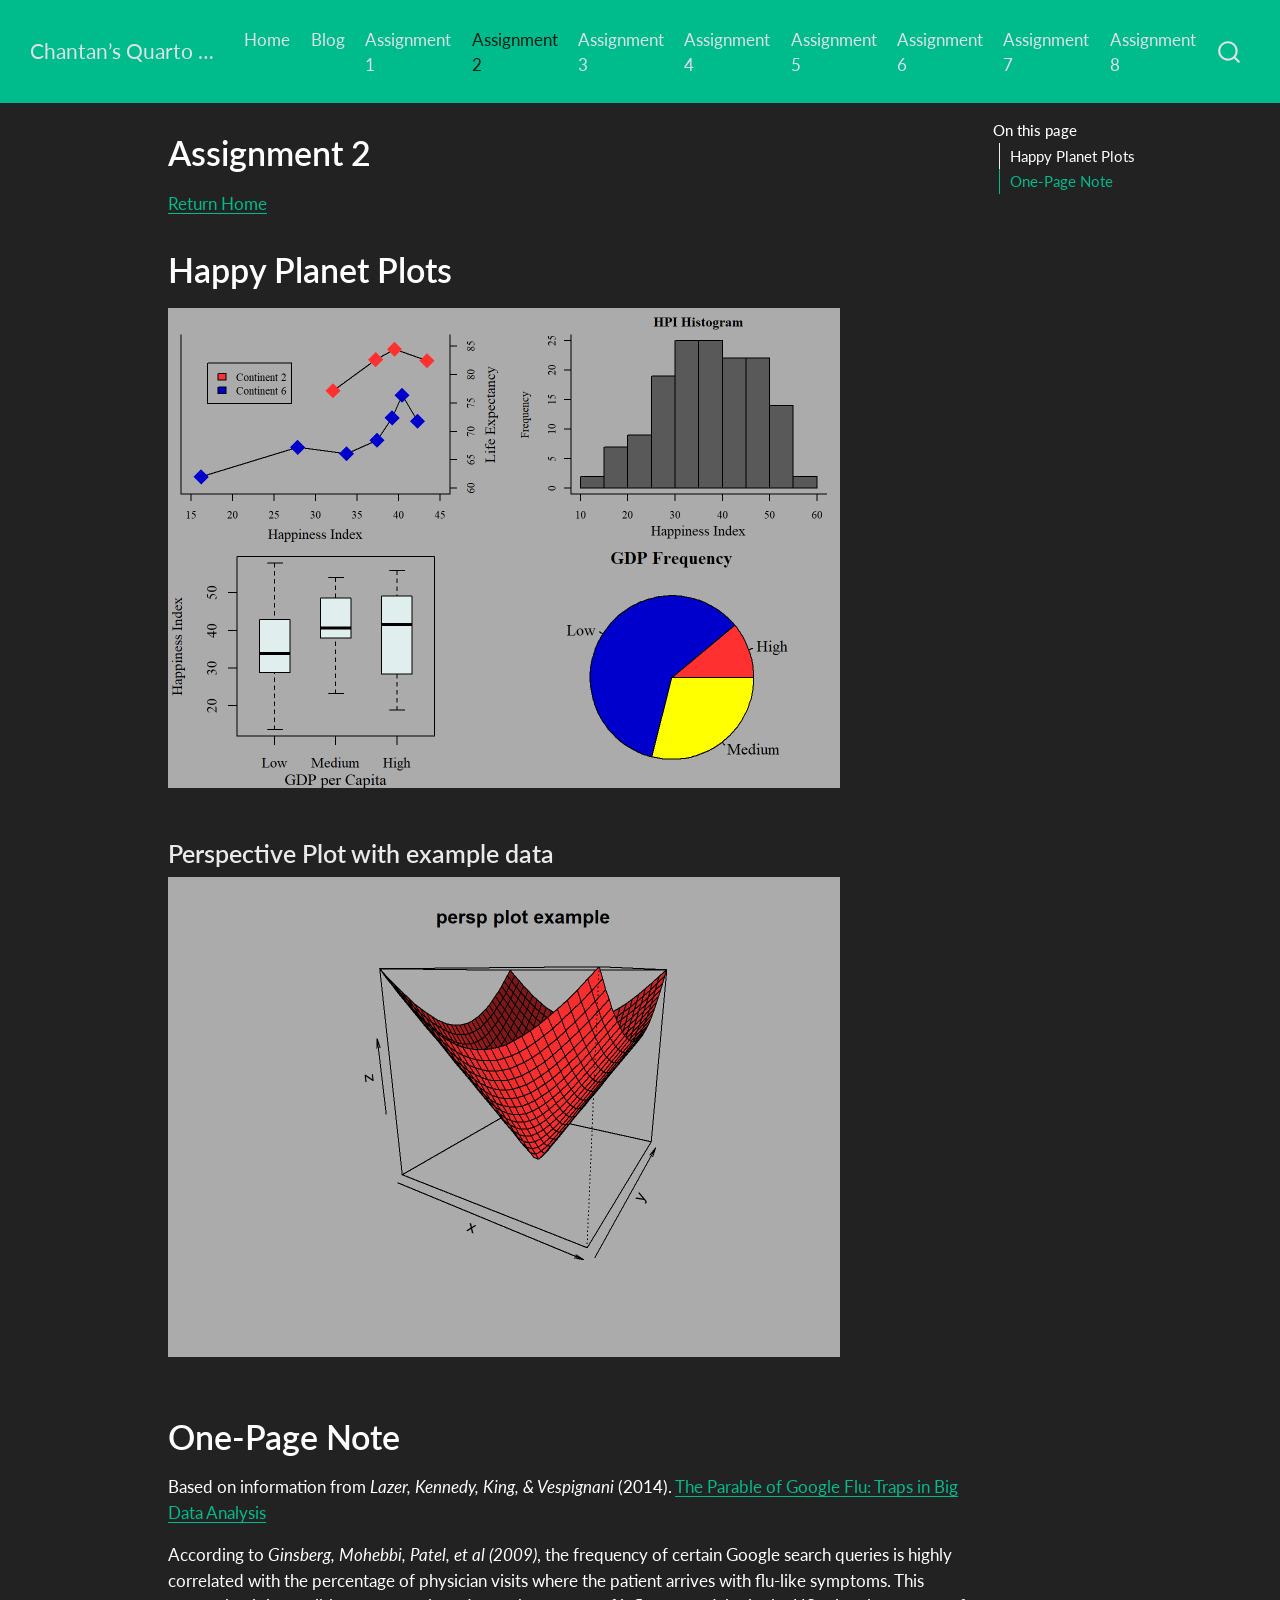
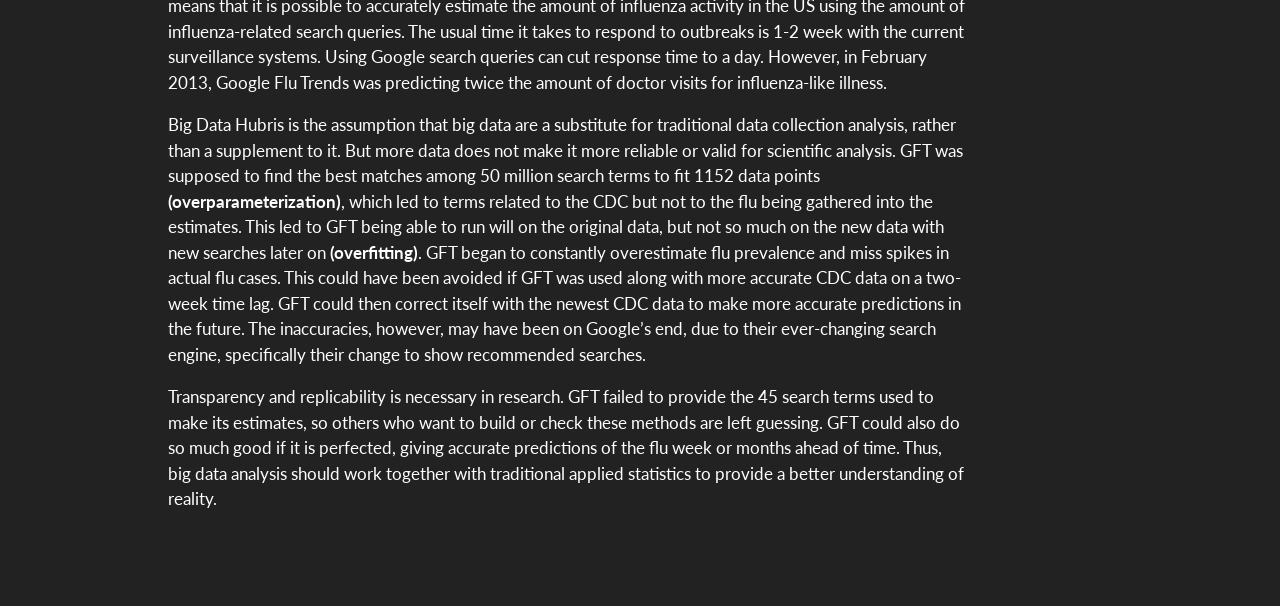
<file: assignment2.html>
<!DOCTYPE html>
<html xmlns="http://www.w3.org/1999/xhtml" lang="en" xml:lang="en"><head>

<meta charset="utf-8">
<meta name="generator" content="quarto-1.5.57">

<meta name="viewport" content="width=device-width, initial-scale=1.0, user-scalable=yes">


<title>Assignment 2 – Chantan’s Quarto Website</title>
<style>
code{white-space: pre-wrap;}
span.smallcaps{font-variant: small-caps;}
div.columns{display: flex; gap: min(4vw, 1.5em);}
div.column{flex: auto; overflow-x: auto;}
div.hanging-indent{margin-left: 1.5em; text-indent: -1.5em;}
ul.task-list{list-style: none;}
ul.task-list li input[type="checkbox"] {
  width: 0.8em;
  margin: 0 0.8em 0.2em -1em; /* quarto-specific, see https://github.com/quarto-dev/quarto-cli/issues/4556 */ 
  vertical-align: middle;
}
</style>


<script src="site_libs/quarto-nav/quarto-nav.js"></script>
<script src="site_libs/quarto-nav/headroom.min.js"></script>
<script src="site_libs/clipboard/clipboard.min.js"></script>
<script src="site_libs/quarto-search/autocomplete.umd.js"></script>
<script src="site_libs/quarto-search/fuse.min.js"></script>
<script src="site_libs/quarto-search/quarto-search.js"></script>
<meta name="quarto:offset" content="./">
<script src="site_libs/quarto-html/quarto.js"></script>
<script src="site_libs/quarto-html/popper.min.js"></script>
<script src="site_libs/quarto-html/tippy.umd.min.js"></script>
<script src="site_libs/quarto-html/anchor.min.js"></script>
<link href="site_libs/quarto-html/tippy.css" rel="stylesheet">
<link href="site_libs/quarto-html/quarto-syntax-highlighting-dark.css" rel="stylesheet" id="quarto-text-highlighting-styles">
<script src="site_libs/bootstrap/bootstrap.min.js"></script>
<link href="site_libs/bootstrap/bootstrap-icons.css" rel="stylesheet">
<link href="site_libs/bootstrap/bootstrap.min.css" rel="stylesheet" id="quarto-bootstrap" data-mode="dark">
<script id="quarto-search-options" type="application/json">{
  "location": "navbar",
  "copy-button": false,
  "collapse-after": 3,
  "panel-placement": "end",
  "type": "overlay",
  "limit": 50,
  "keyboard-shortcut": [
    "f",
    "/",
    "s"
  ],
  "show-item-context": false,
  "language": {
    "search-no-results-text": "No results",
    "search-matching-documents-text": "matching documents",
    "search-copy-link-title": "Copy link to search",
    "search-hide-matches-text": "Hide additional matches",
    "search-more-match-text": "more match in this document",
    "search-more-matches-text": "more matches in this document",
    "search-clear-button-title": "Clear",
    "search-text-placeholder": "",
    "search-detached-cancel-button-title": "Cancel",
    "search-submit-button-title": "Submit",
    "search-label": "Search"
  }
}</script>


<link rel="stylesheet" href="styles.css">
</head>

<body class="nav-fixed">

<div id="quarto-search-results"></div>
  <header id="quarto-header" class="headroom fixed-top">
    <nav class="navbar navbar-expand-lg " data-bs-theme="dark">
      <div class="navbar-container container-fluid">
      <div class="navbar-brand-container mx-auto">
    <a class="navbar-brand" href="./index.html">
    <span class="navbar-title">Chantan’s Quarto Website</span>
    </a>
  </div>
            <div id="quarto-search" class="" title="Search"></div>
          <button class="navbar-toggler" type="button" data-bs-toggle="collapse" data-bs-target="#navbarCollapse" aria-controls="navbarCollapse" role="menu" aria-expanded="false" aria-label="Toggle navigation" onclick="if (window.quartoToggleHeadroom) { window.quartoToggleHeadroom(); }">
  <span class="navbar-toggler-icon"></span>
</button>
          <div class="collapse navbar-collapse" id="navbarCollapse">
            <ul class="navbar-nav navbar-nav-scroll me-auto">
  <li class="nav-item">
    <a class="nav-link" href="./index.html"> 
<span class="menu-text">Home</span></a>
  </li>  
  <li class="nav-item">
    <a class="nav-link" href="./blog.html"> 
<span class="menu-text">Blog</span></a>
  </li>  
  <li class="nav-item">
    <a class="nav-link" href="./assignment1.html"> 
<span class="menu-text">Assignment 1</span></a>
  </li>  
  <li class="nav-item">
    <a class="nav-link active" href="./assignment2.html" aria-current="page"> 
<span class="menu-text">Assignment 2</span></a>
  </li>  
  <li class="nav-item">
    <a class="nav-link" href="./assignment3.html"> 
<span class="menu-text">Assignment 3</span></a>
  </li>  
  <li class="nav-item">
    <a class="nav-link" href="./assignment4.html"> 
<span class="menu-text">Assignment 4</span></a>
  </li>  
  <li class="nav-item">
    <a class="nav-link" href="./assignment5.html"> 
<span class="menu-text">Assignment 5</span></a>
  </li>  
  <li class="nav-item">
    <a class="nav-link" href="./assignment6.html"> 
<span class="menu-text">Assignment 6</span></a>
  </li>  
  <li class="nav-item">
    <a class="nav-link" href="./assignment7.html"> 
<span class="menu-text">Assignment 7</span></a>
  </li>  
  <li class="nav-item">
    <a class="nav-link" href="./assignment8.html"> 
<span class="menu-text">Assignment 8</span></a>
  </li>  
</ul>
          </div> <!-- /navcollapse -->
            <div class="quarto-navbar-tools">
</div>
      </div> <!-- /container-fluid -->
    </nav>
</header>
<!-- content -->
<div id="quarto-content" class="quarto-container page-columns page-rows-contents page-layout-article page-navbar">
<!-- sidebar -->
<!-- margin-sidebar -->
    <div id="quarto-margin-sidebar" class="sidebar margin-sidebar">
        <nav id="TOC" role="doc-toc" class="toc-active">
    <h2 id="toc-title">On this page</h2>
   
  <ul>
  <li><a href="#happy-planet-plots" id="toc-happy-planet-plots" class="nav-link active" data-scroll-target="#happy-planet-plots">Happy Planet Plots</a>
  <ul class="collapse">
  <li><a href="#perspective-plot-with-example-data" id="toc-perspective-plot-with-example-data" class="nav-link" data-scroll-target="#perspective-plot-with-example-data">Perspective Plot with example data</a></li>
  </ul></li>
  <li><a href="#one-page-note" id="toc-one-page-note" class="nav-link" data-scroll-target="#one-page-note">One-Page Note</a></li>
  </ul>
</nav>
    </div>
<!-- main -->
<main class="content" id="quarto-document-content">

<header id="title-block-header" class="quarto-title-block default">
<div class="quarto-title">
<h1 class="title">Assignment 2</h1>
</div>



<div class="quarto-title-meta">

    
  
    
  </div>
  


</header>


<p><a href="./index.html">Return Home</a></p>
<section id="happy-planet-plots" class="level1">
<h1>Happy Planet Plots</h1>
<div class="cell">
<div class="cell-output-display">
<div>
<figure class="figure">
<p><img src="assignment2_files/figure-html/unnamed-chunk-1-1.png" class="img-fluid figure-img" width="672"></p>
</figure>
</div>
</div>
</div>
<section id="perspective-plot-with-example-data" class="level3">
<h3 class="anchored" data-anchor-id="perspective-plot-with-example-data">Perspective Plot with example data</h3>
<div class="cell">
<div class="cell-output-display">
<div>
<figure class="figure">
<p><img src="assignment2_files/figure-html/unnamed-chunk-2-1.png" class="img-fluid figure-img" width="672"></p>
</figure>
</div>
</div>
</div>
</section>
</section>
<section id="one-page-note" class="level1">
<h1>One-Page Note</h1>
<p>Based on information from <em>Lazer, Kennedy, King, &amp; Vespignani</em> (2014). <a href="https://www.jstor.org/stable/24743402">The Parable of Google Flu: Traps in Big Data Analysis</a></p>
<p>According to <em>Ginsberg, Mohebbi, Patel, et al (2009)</em>, the frequency of certain Google search queries is highly correlated with the percentage of physician visits where the patient arrives with flu-like symptoms. This means that it is possible to accurately estimate the amount of influenza activity in the US using the amount of influenza-related search queries. The usual time it takes to respond to outbreaks is 1-2 week with the current surveillance systems. Using Google search queries can cut response time to a day. However, in February 2013, Google Flu Trends was predicting twice the amount of doctor visits for influenza-like illness.</p>
<p>Big Data Hubris is the assumption that big data are a substitute for traditional data collection analysis, rather than a supplement to it. But more data does not make it more reliable or valid for scientific analysis. GFT was supposed to find the best matches among 50 million search terms to fit 1152 data points <strong>(overparameterization)</strong>, which led to terms related to the CDC but not to the flu being gathered into the estimates. This led to GFT being able to run will on the original data, but not so much on the new data with new searches later on <strong>(overfitting)</strong>. GFT began to constantly overestimate flu prevalence and miss spikes in actual flu cases. This could have been avoided if GFT was used along with more accurate CDC data on a two-week time lag. GFT could then correct itself with the newest CDC data to make more accurate predictions in the future. The inaccuracies, however, may have been on Google’s end, due to their ever-changing search engine, specifically their change to show recommended searches.</p>
<p>Transparency and replicability is necessary in research. GFT failed to provide the 45 search terms used to make its estimates, so others who want to build or check these methods are left guessing. GFT could also do so much good if it is perfected, giving accurate predictions of the flu week or months ahead of time. Thus, big data analysis should work together with traditional applied statistics to provide a better understanding of reality.</p>


</section>

</main> <!-- /main -->
<script id="quarto-html-after-body" type="application/javascript">
window.document.addEventListener("DOMContentLoaded", function (event) {
  const toggleBodyColorMode = (bsSheetEl) => {
    const mode = bsSheetEl.getAttribute("data-mode");
    const bodyEl = window.document.querySelector("body");
    if (mode === "dark") {
      bodyEl.classList.add("quarto-dark");
      bodyEl.classList.remove("quarto-light");
    } else {
      bodyEl.classList.add("quarto-light");
      bodyEl.classList.remove("quarto-dark");
    }
  }
  const toggleBodyColorPrimary = () => {
    const bsSheetEl = window.document.querySelector("link#quarto-bootstrap");
    if (bsSheetEl) {
      toggleBodyColorMode(bsSheetEl);
    }
  }
  toggleBodyColorPrimary();  
  const icon = "";
  const anchorJS = new window.AnchorJS();
  anchorJS.options = {
    placement: 'right',
    icon: icon
  };
  anchorJS.add('.anchored');
  const isCodeAnnotation = (el) => {
    for (const clz of el.classList) {
      if (clz.startsWith('code-annotation-')) {                     
        return true;
      }
    }
    return false;
  }
  const onCopySuccess = function(e) {
    // button target
    const button = e.trigger;
    // don't keep focus
    button.blur();
    // flash "checked"
    button.classList.add('code-copy-button-checked');
    var currentTitle = button.getAttribute("title");
    button.setAttribute("title", "Copied!");
    let tooltip;
    if (window.bootstrap) {
      button.setAttribute("data-bs-toggle", "tooltip");
      button.setAttribute("data-bs-placement", "left");
      button.setAttribute("data-bs-title", "Copied!");
      tooltip = new bootstrap.Tooltip(button, 
        { trigger: "manual", 
          customClass: "code-copy-button-tooltip",
          offset: [0, -8]});
      tooltip.show();    
    }
    setTimeout(function() {
      if (tooltip) {
        tooltip.hide();
        button.removeAttribute("data-bs-title");
        button.removeAttribute("data-bs-toggle");
        button.removeAttribute("data-bs-placement");
      }
      button.setAttribute("title", currentTitle);
      button.classList.remove('code-copy-button-checked');
    }, 1000);
    // clear code selection
    e.clearSelection();
  }
  const getTextToCopy = function(trigger) {
      const codeEl = trigger.previousElementSibling.cloneNode(true);
      for (const childEl of codeEl.children) {
        if (isCodeAnnotation(childEl)) {
          childEl.remove();
        }
      }
      return codeEl.innerText;
  }
  const clipboard = new window.ClipboardJS('.code-copy-button:not([data-in-quarto-modal])', {
    text: getTextToCopy
  });
  clipboard.on('success', onCopySuccess);
  if (window.document.getElementById('quarto-embedded-source-code-modal')) {
    // For code content inside modals, clipBoardJS needs to be initialized with a container option
    // TODO: Check when it could be a function (https://github.com/zenorocha/clipboard.js/issues/860)
    const clipboardModal = new window.ClipboardJS('.code-copy-button[data-in-quarto-modal]', {
      text: getTextToCopy,
      container: window.document.getElementById('quarto-embedded-source-code-modal')
    });
    clipboardModal.on('success', onCopySuccess);
  }
    var localhostRegex = new RegExp(/^(?:http|https):\/\/localhost\:?[0-9]*\//);
    var mailtoRegex = new RegExp(/^mailto:/);
      var filterRegex = new RegExp('/' + window.location.host + '/');
    var isInternal = (href) => {
        return filterRegex.test(href) || localhostRegex.test(href) || mailtoRegex.test(href);
    }
    // Inspect non-navigation links and adorn them if external
 	var links = window.document.querySelectorAll('a[href]:not(.nav-link):not(.navbar-brand):not(.toc-action):not(.sidebar-link):not(.sidebar-item-toggle):not(.pagination-link):not(.no-external):not([aria-hidden]):not(.dropdown-item):not(.quarto-navigation-tool):not(.about-link)');
    for (var i=0; i<links.length; i++) {
      const link = links[i];
      if (!isInternal(link.href)) {
        // undo the damage that might have been done by quarto-nav.js in the case of
        // links that we want to consider external
        if (link.dataset.originalHref !== undefined) {
          link.href = link.dataset.originalHref;
        }
      }
    }
  function tippyHover(el, contentFn, onTriggerFn, onUntriggerFn) {
    const config = {
      allowHTML: true,
      maxWidth: 500,
      delay: 100,
      arrow: false,
      appendTo: function(el) {
          return el.parentElement;
      },
      interactive: true,
      interactiveBorder: 10,
      theme: 'quarto',
      placement: 'bottom-start',
    };
    if (contentFn) {
      config.content = contentFn;
    }
    if (onTriggerFn) {
      config.onTrigger = onTriggerFn;
    }
    if (onUntriggerFn) {
      config.onUntrigger = onUntriggerFn;
    }
    window.tippy(el, config); 
  }
  const noterefs = window.document.querySelectorAll('a[role="doc-noteref"]');
  for (var i=0; i<noterefs.length; i++) {
    const ref = noterefs[i];
    tippyHover(ref, function() {
      // use id or data attribute instead here
      let href = ref.getAttribute('data-footnote-href') || ref.getAttribute('href');
      try { href = new URL(href).hash; } catch {}
      const id = href.replace(/^#\/?/, "");
      const note = window.document.getElementById(id);
      if (note) {
        return note.innerHTML;
      } else {
        return "";
      }
    });
  }
  const xrefs = window.document.querySelectorAll('a.quarto-xref');
  const processXRef = (id, note) => {
    // Strip column container classes
    const stripColumnClz = (el) => {
      el.classList.remove("page-full", "page-columns");
      if (el.children) {
        for (const child of el.children) {
          stripColumnClz(child);
        }
      }
    }
    stripColumnClz(note)
    if (id === null || id.startsWith('sec-')) {
      // Special case sections, only their first couple elements
      const container = document.createElement("div");
      if (note.children && note.children.length > 2) {
        container.appendChild(note.children[0].cloneNode(true));
        for (let i = 1; i < note.children.length; i++) {
          const child = note.children[i];
          if (child.tagName === "P" && child.innerText === "") {
            continue;
          } else {
            container.appendChild(child.cloneNode(true));
            break;
          }
        }
        if (window.Quarto?.typesetMath) {
          window.Quarto.typesetMath(container);
        }
        return container.innerHTML
      } else {
        if (window.Quarto?.typesetMath) {
          window.Quarto.typesetMath(note);
        }
        return note.innerHTML;
      }
    } else {
      // Remove any anchor links if they are present
      const anchorLink = note.querySelector('a.anchorjs-link');
      if (anchorLink) {
        anchorLink.remove();
      }
      if (window.Quarto?.typesetMath) {
        window.Quarto.typesetMath(note);
      }
      // TODO in 1.5, we should make sure this works without a callout special case
      if (note.classList.contains("callout")) {
        return note.outerHTML;
      } else {
        return note.innerHTML;
      }
    }
  }
  for (var i=0; i<xrefs.length; i++) {
    const xref = xrefs[i];
    tippyHover(xref, undefined, function(instance) {
      instance.disable();
      let url = xref.getAttribute('href');
      let hash = undefined; 
      if (url.startsWith('#')) {
        hash = url;
      } else {
        try { hash = new URL(url).hash; } catch {}
      }
      if (hash) {
        const id = hash.replace(/^#\/?/, "");
        const note = window.document.getElementById(id);
        if (note !== null) {
          try {
            const html = processXRef(id, note.cloneNode(true));
            instance.setContent(html);
          } finally {
            instance.enable();
            instance.show();
          }
        } else {
          // See if we can fetch this
          fetch(url.split('#')[0])
          .then(res => res.text())
          .then(html => {
            const parser = new DOMParser();
            const htmlDoc = parser.parseFromString(html, "text/html");
            const note = htmlDoc.getElementById(id);
            if (note !== null) {
              const html = processXRef(id, note);
              instance.setContent(html);
            } 
          }).finally(() => {
            instance.enable();
            instance.show();
          });
        }
      } else {
        // See if we can fetch a full url (with no hash to target)
        // This is a special case and we should probably do some content thinning / targeting
        fetch(url)
        .then(res => res.text())
        .then(html => {
          const parser = new DOMParser();
          const htmlDoc = parser.parseFromString(html, "text/html");
          const note = htmlDoc.querySelector('main.content');
          if (note !== null) {
            // This should only happen for chapter cross references
            // (since there is no id in the URL)
            // remove the first header
            if (note.children.length > 0 && note.children[0].tagName === "HEADER") {
              note.children[0].remove();
            }
            const html = processXRef(null, note);
            instance.setContent(html);
          } 
        }).finally(() => {
          instance.enable();
          instance.show();
        });
      }
    }, function(instance) {
    });
  }
      let selectedAnnoteEl;
      const selectorForAnnotation = ( cell, annotation) => {
        let cellAttr = 'data-code-cell="' + cell + '"';
        let lineAttr = 'data-code-annotation="' +  annotation + '"';
        const selector = 'span[' + cellAttr + '][' + lineAttr + ']';
        return selector;
      }
      const selectCodeLines = (annoteEl) => {
        const doc = window.document;
        const targetCell = annoteEl.getAttribute("data-target-cell");
        const targetAnnotation = annoteEl.getAttribute("data-target-annotation");
        const annoteSpan = window.document.querySelector(selectorForAnnotation(targetCell, targetAnnotation));
        const lines = annoteSpan.getAttribute("data-code-lines").split(",");
        const lineIds = lines.map((line) => {
          return targetCell + "-" + line;
        })
        let top = null;
        let height = null;
        let parent = null;
        if (lineIds.length > 0) {
            //compute the position of the single el (top and bottom and make a div)
            const el = window.document.getElementById(lineIds[0]);
            top = el.offsetTop;
            height = el.offsetHeight;
            parent = el.parentElement.parentElement;
          if (lineIds.length > 1) {
            const lastEl = window.document.getElementById(lineIds[lineIds.length - 1]);
            const bottom = lastEl.offsetTop + lastEl.offsetHeight;
            height = bottom - top;
          }
          if (top !== null && height !== null && parent !== null) {
            // cook up a div (if necessary) and position it 
            let div = window.document.getElementById("code-annotation-line-highlight");
            if (div === null) {
              div = window.document.createElement("div");
              div.setAttribute("id", "code-annotation-line-highlight");
              div.style.position = 'absolute';
              parent.appendChild(div);
            }
            div.style.top = top - 2 + "px";
            div.style.height = height + 4 + "px";
            div.style.left = 0;
            let gutterDiv = window.document.getElementById("code-annotation-line-highlight-gutter");
            if (gutterDiv === null) {
              gutterDiv = window.document.createElement("div");
              gutterDiv.setAttribute("id", "code-annotation-line-highlight-gutter");
              gutterDiv.style.position = 'absolute';
              const codeCell = window.document.getElementById(targetCell);
              const gutter = codeCell.querySelector('.code-annotation-gutter');
              gutter.appendChild(gutterDiv);
            }
            gutterDiv.style.top = top - 2 + "px";
            gutterDiv.style.height = height + 4 + "px";
          }
          selectedAnnoteEl = annoteEl;
        }
      };
      const unselectCodeLines = () => {
        const elementsIds = ["code-annotation-line-highlight", "code-annotation-line-highlight-gutter"];
        elementsIds.forEach((elId) => {
          const div = window.document.getElementById(elId);
          if (div) {
            div.remove();
          }
        });
        selectedAnnoteEl = undefined;
      };
        // Handle positioning of the toggle
    window.addEventListener(
      "resize",
      throttle(() => {
        elRect = undefined;
        if (selectedAnnoteEl) {
          selectCodeLines(selectedAnnoteEl);
        }
      }, 10)
    );
    function throttle(fn, ms) {
    let throttle = false;
    let timer;
      return (...args) => {
        if(!throttle) { // first call gets through
            fn.apply(this, args);
            throttle = true;
        } else { // all the others get throttled
            if(timer) clearTimeout(timer); // cancel #2
            timer = setTimeout(() => {
              fn.apply(this, args);
              timer = throttle = false;
            }, ms);
        }
      };
    }
      // Attach click handler to the DT
      const annoteDls = window.document.querySelectorAll('dt[data-target-cell]');
      for (const annoteDlNode of annoteDls) {
        annoteDlNode.addEventListener('click', (event) => {
          const clickedEl = event.target;
          if (clickedEl !== selectedAnnoteEl) {
            unselectCodeLines();
            const activeEl = window.document.querySelector('dt[data-target-cell].code-annotation-active');
            if (activeEl) {
              activeEl.classList.remove('code-annotation-active');
            }
            selectCodeLines(clickedEl);
            clickedEl.classList.add('code-annotation-active');
          } else {
            // Unselect the line
            unselectCodeLines();
            clickedEl.classList.remove('code-annotation-active');
          }
        });
      }
  const findCites = (el) => {
    const parentEl = el.parentElement;
    if (parentEl) {
      const cites = parentEl.dataset.cites;
      if (cites) {
        return {
          el,
          cites: cites.split(' ')
        };
      } else {
        return findCites(el.parentElement)
      }
    } else {
      return undefined;
    }
  };
  var bibliorefs = window.document.querySelectorAll('a[role="doc-biblioref"]');
  for (var i=0; i<bibliorefs.length; i++) {
    const ref = bibliorefs[i];
    const citeInfo = findCites(ref);
    if (citeInfo) {
      tippyHover(citeInfo.el, function() {
        var popup = window.document.createElement('div');
        citeInfo.cites.forEach(function(cite) {
          var citeDiv = window.document.createElement('div');
          citeDiv.classList.add('hanging-indent');
          citeDiv.classList.add('csl-entry');
          var biblioDiv = window.document.getElementById('ref-' + cite);
          if (biblioDiv) {
            citeDiv.innerHTML = biblioDiv.innerHTML;
          }
          popup.appendChild(citeDiv);
        });
        return popup.innerHTML;
      });
    }
  }
});
</script>
</div> <!-- /content -->




</body></html>
</file>
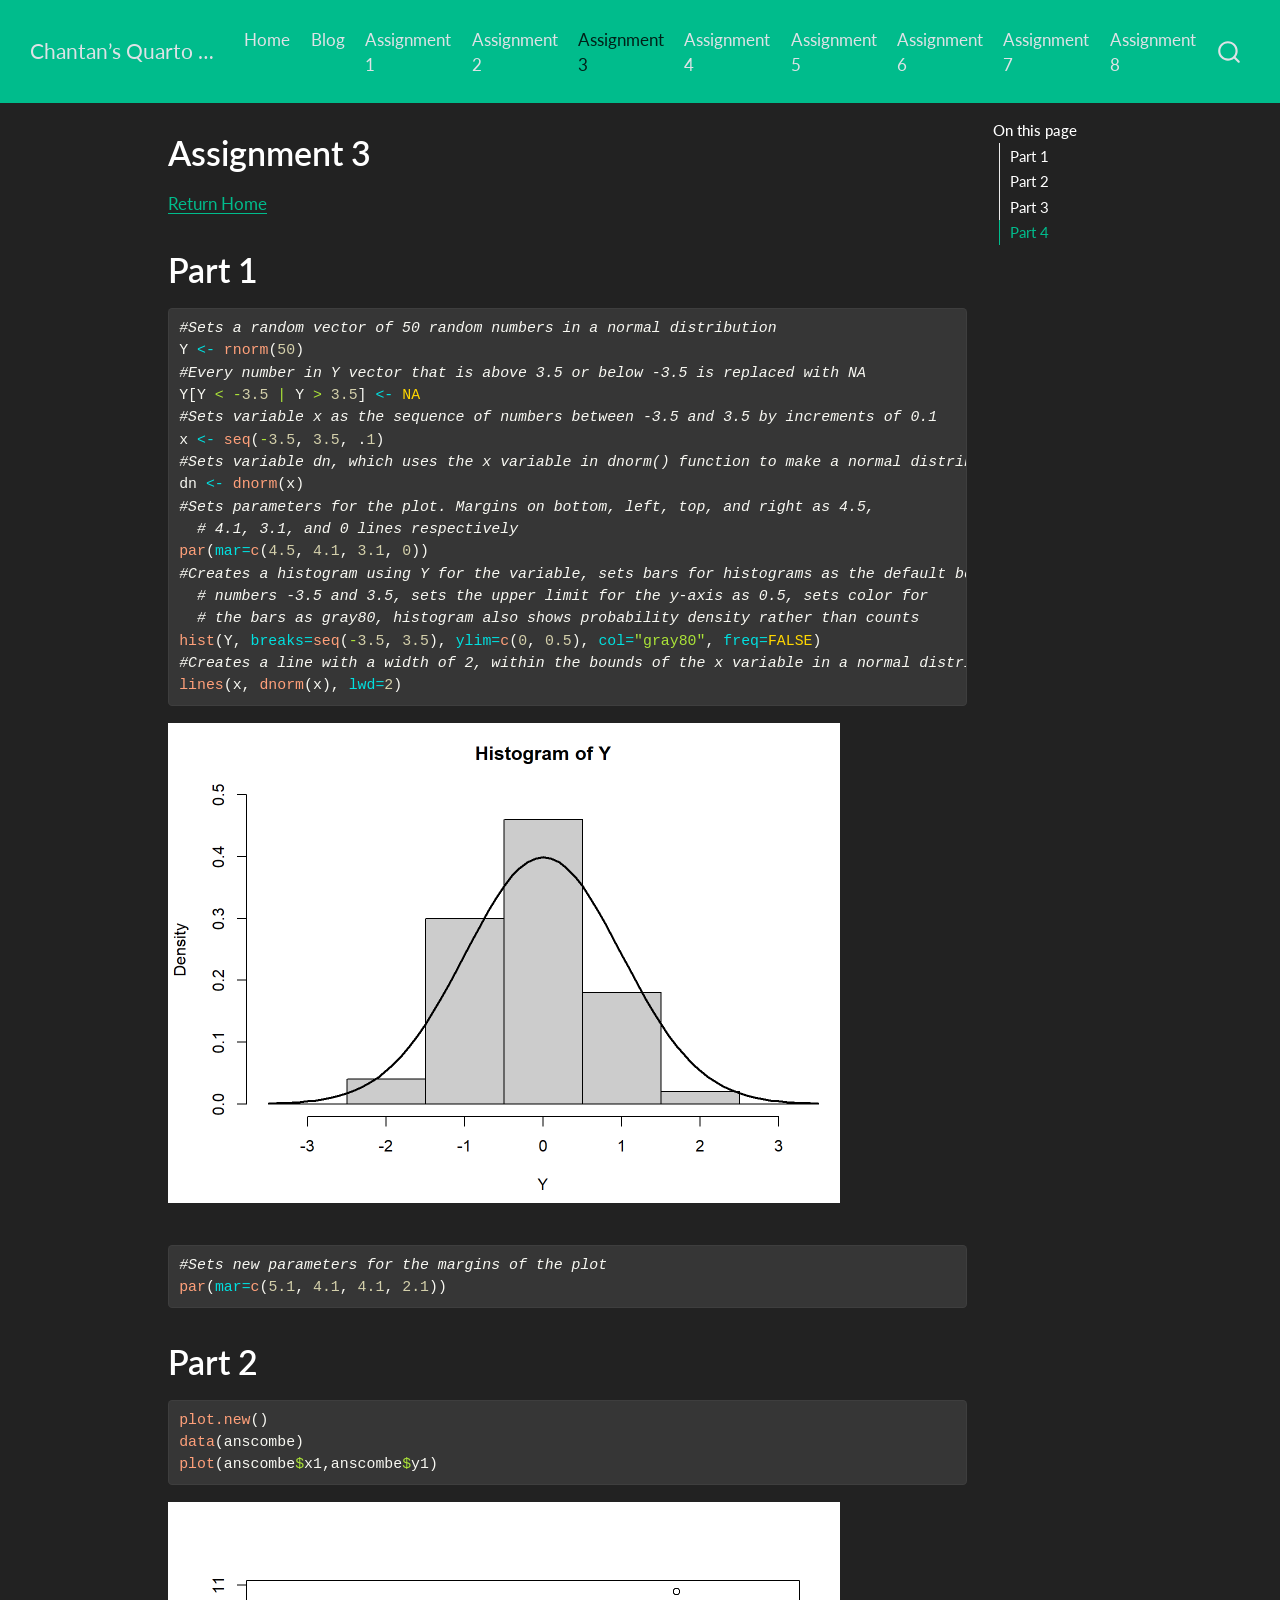
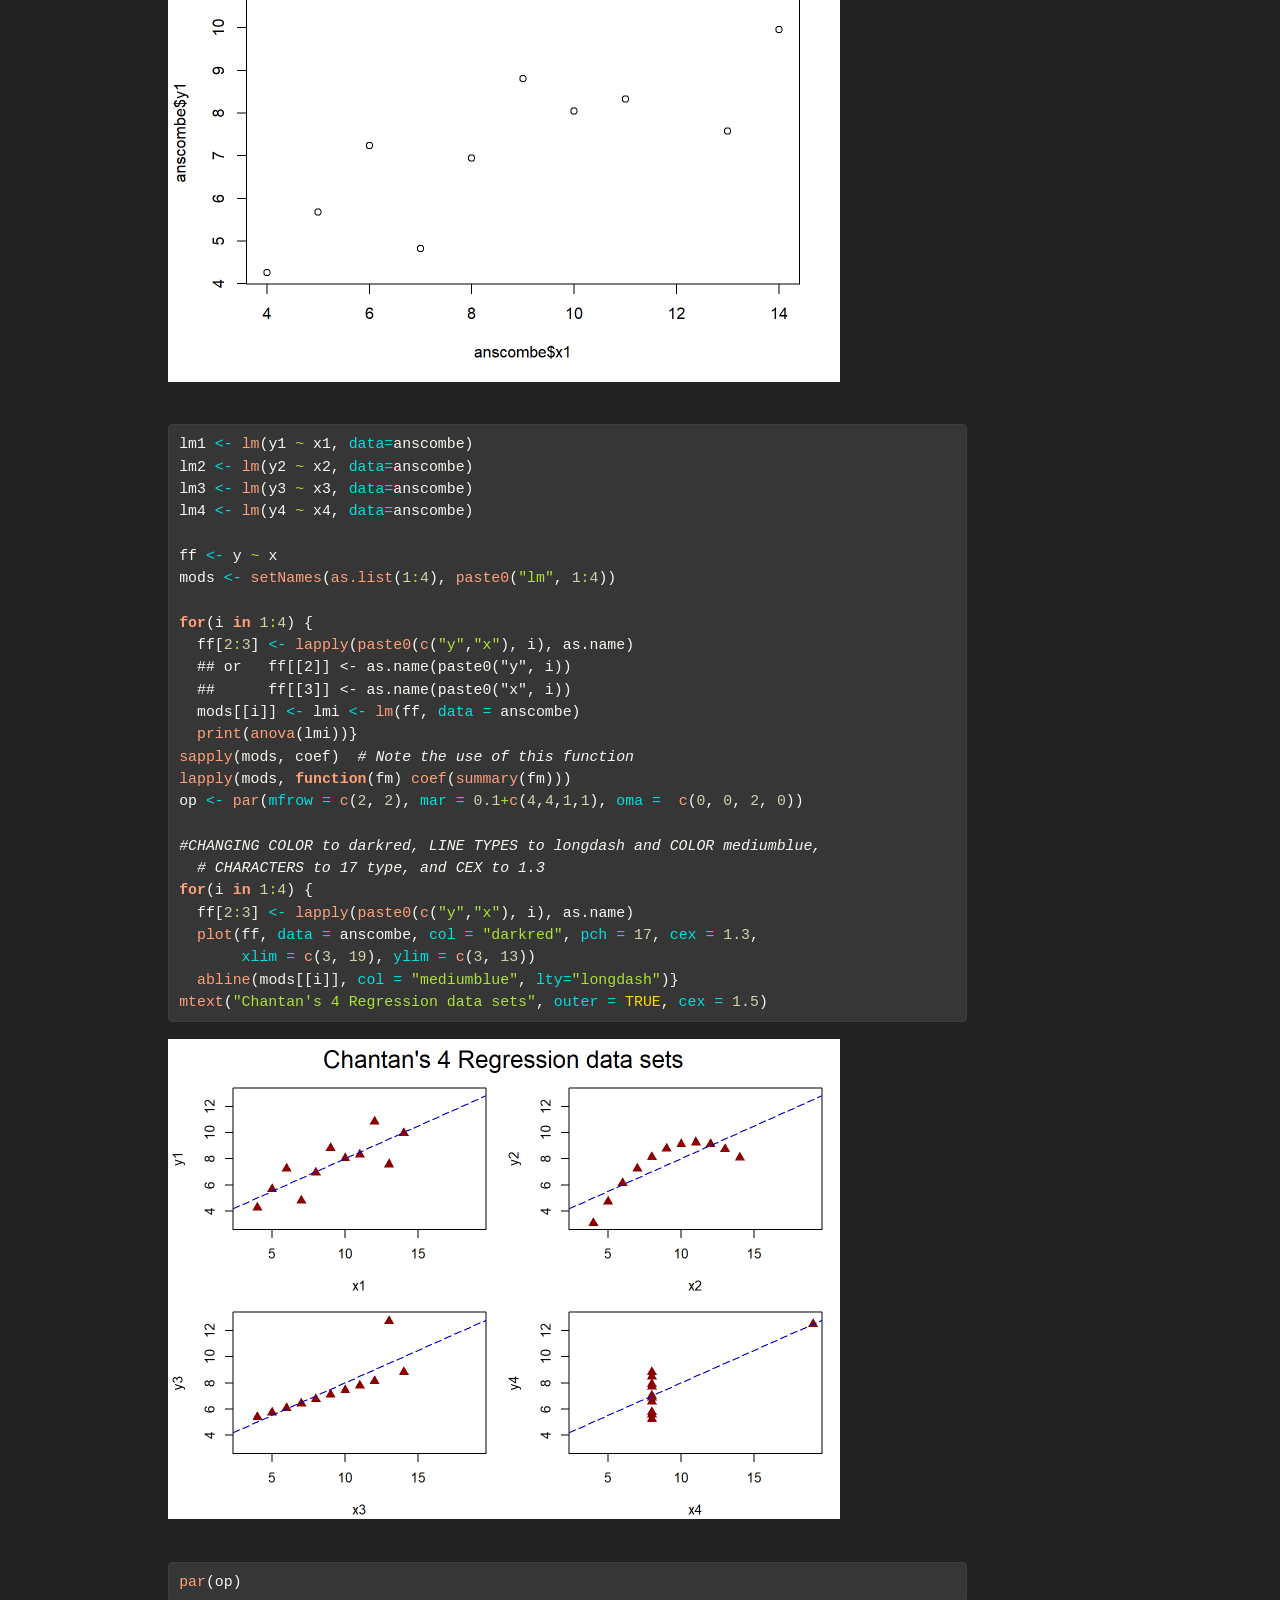
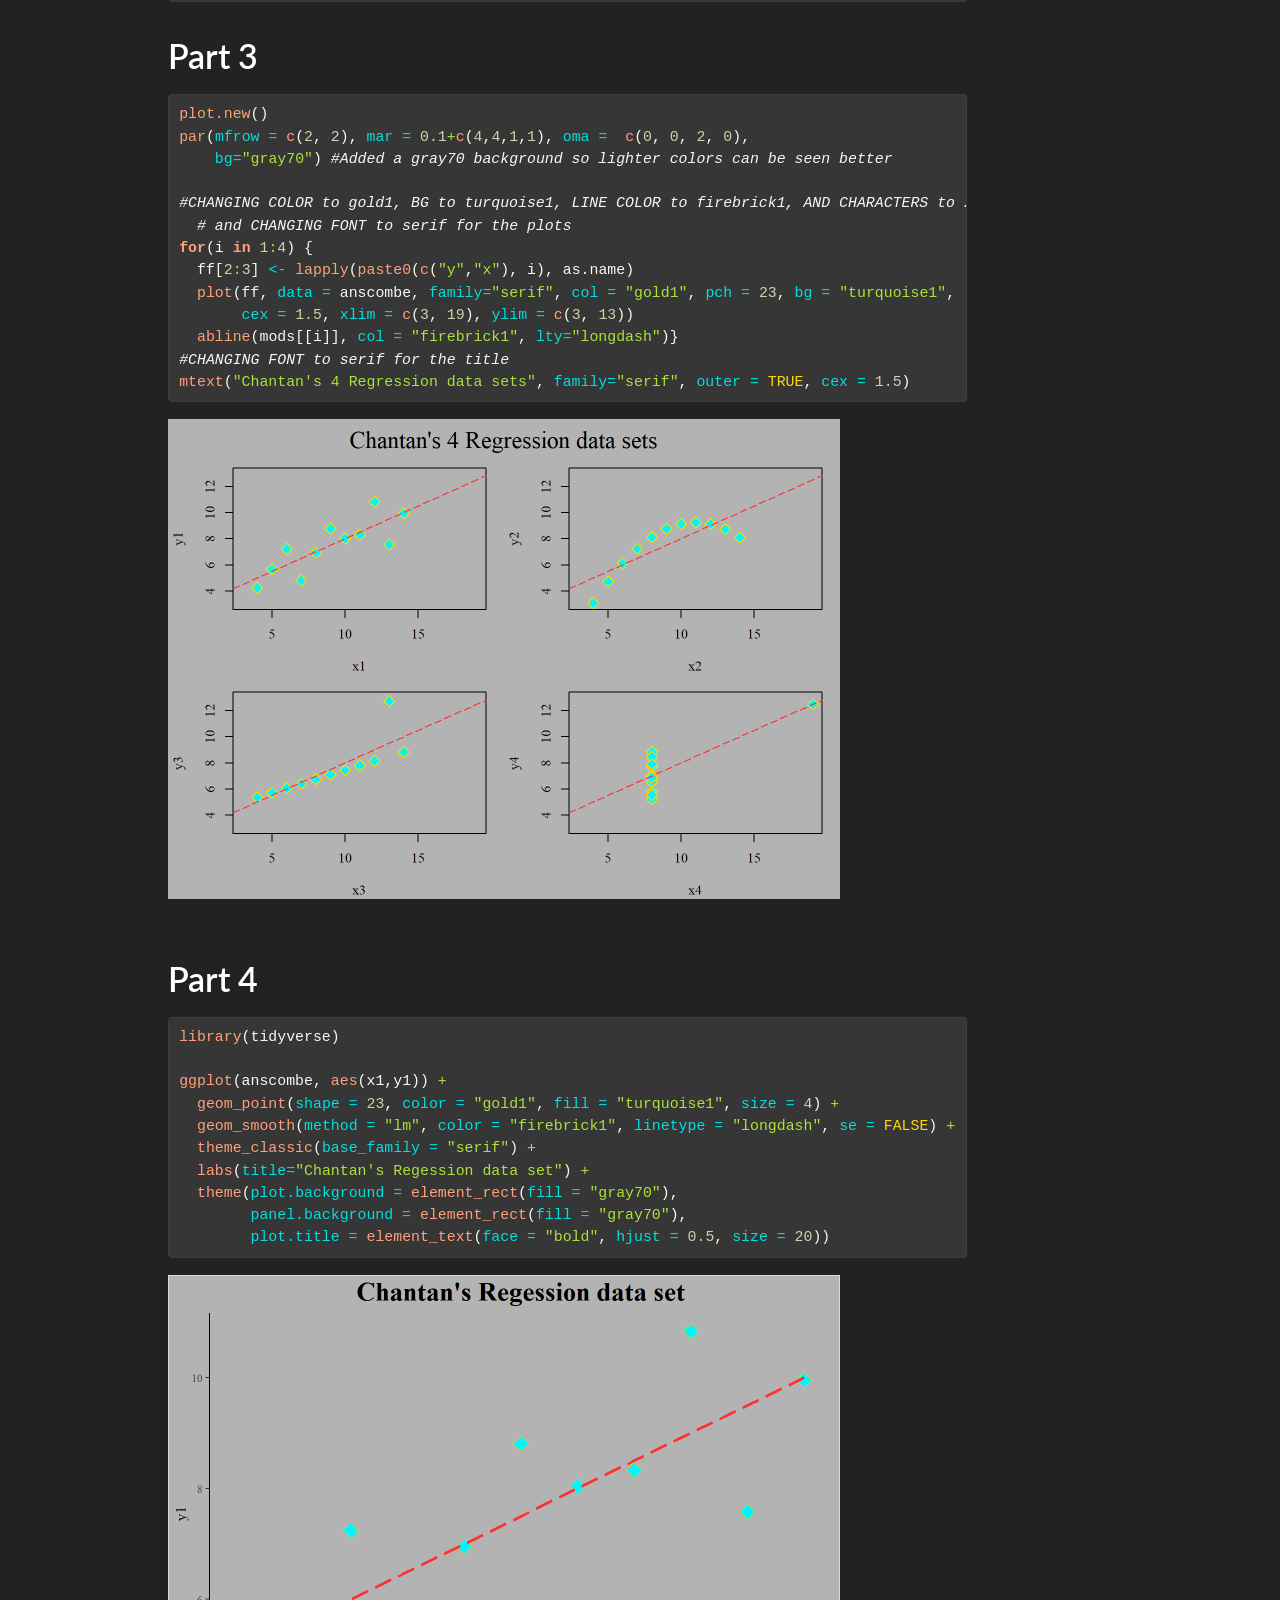
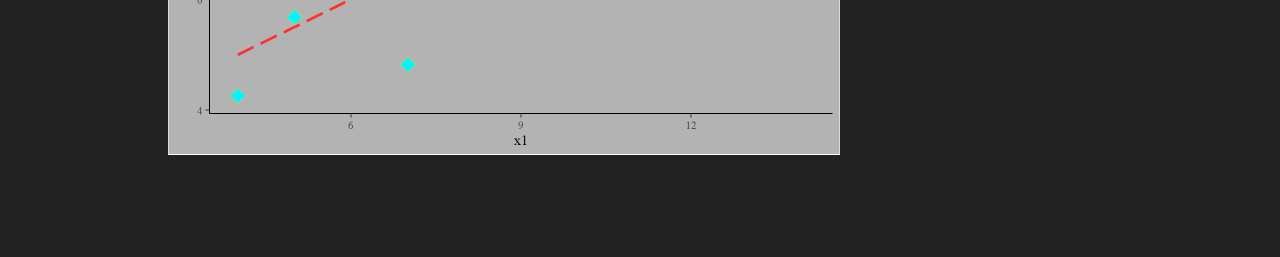
<file: assignment3.html>
<!DOCTYPE html>
<html xmlns="http://www.w3.org/1999/xhtml" lang="en" xml:lang="en"><head>

<meta charset="utf-8">
<meta name="generator" content="quarto-1.5.57">

<meta name="viewport" content="width=device-width, initial-scale=1.0, user-scalable=yes">


<title>Assignment 3 – Chantan’s Quarto Website</title>
<style>
code{white-space: pre-wrap;}
span.smallcaps{font-variant: small-caps;}
div.columns{display: flex; gap: min(4vw, 1.5em);}
div.column{flex: auto; overflow-x: auto;}
div.hanging-indent{margin-left: 1.5em; text-indent: -1.5em;}
ul.task-list{list-style: none;}
ul.task-list li input[type="checkbox"] {
  width: 0.8em;
  margin: 0 0.8em 0.2em -1em; /* quarto-specific, see https://github.com/quarto-dev/quarto-cli/issues/4556 */ 
  vertical-align: middle;
}
/* CSS for syntax highlighting */
pre > code.sourceCode { white-space: pre; position: relative; }
pre > code.sourceCode > span { line-height: 1.25; }
pre > code.sourceCode > span:empty { height: 1.2em; }
.sourceCode { overflow: visible; }
code.sourceCode > span { color: inherit; text-decoration: inherit; }
div.sourceCode { margin: 1em 0; }
pre.sourceCode { margin: 0; }
@media screen {
div.sourceCode { overflow: auto; }
}
@media print {
pre > code.sourceCode { white-space: pre-wrap; }
pre > code.sourceCode > span { display: inline-block; text-indent: -5em; padding-left: 5em; }
}
pre.numberSource code
  { counter-reset: source-line 0; }
pre.numberSource code > span
  { position: relative; left: -4em; counter-increment: source-line; }
pre.numberSource code > span > a:first-child::before
  { content: counter(source-line);
    position: relative; left: -1em; text-align: right; vertical-align: baseline;
    border: none; display: inline-block;
    -webkit-touch-callout: none; -webkit-user-select: none;
    -khtml-user-select: none; -moz-user-select: none;
    -ms-user-select: none; user-select: none;
    padding: 0 4px; width: 4em;
  }
pre.numberSource { margin-left: 3em;  padding-left: 4px; }
div.sourceCode
  {   }
@media screen {
pre > code.sourceCode > span > a:first-child::before { text-decoration: underline; }
}
</style>


<script src="site_libs/quarto-nav/quarto-nav.js"></script>
<script src="site_libs/quarto-nav/headroom.min.js"></script>
<script src="site_libs/clipboard/clipboard.min.js"></script>
<script src="site_libs/quarto-search/autocomplete.umd.js"></script>
<script src="site_libs/quarto-search/fuse.min.js"></script>
<script src="site_libs/quarto-search/quarto-search.js"></script>
<meta name="quarto:offset" content="./">
<script src="site_libs/quarto-html/quarto.js"></script>
<script src="site_libs/quarto-html/popper.min.js"></script>
<script src="site_libs/quarto-html/tippy.umd.min.js"></script>
<script src="site_libs/quarto-html/anchor.min.js"></script>
<link href="site_libs/quarto-html/tippy.css" rel="stylesheet">
<link href="site_libs/quarto-html/quarto-syntax-highlighting-dark.css" rel="stylesheet" id="quarto-text-highlighting-styles">
<script src="site_libs/bootstrap/bootstrap.min.js"></script>
<link href="site_libs/bootstrap/bootstrap-icons.css" rel="stylesheet">
<link href="site_libs/bootstrap/bootstrap.min.css" rel="stylesheet" id="quarto-bootstrap" data-mode="dark">
<script id="quarto-search-options" type="application/json">{
  "location": "navbar",
  "copy-button": false,
  "collapse-after": 3,
  "panel-placement": "end",
  "type": "overlay",
  "limit": 50,
  "keyboard-shortcut": [
    "f",
    "/",
    "s"
  ],
  "show-item-context": false,
  "language": {
    "search-no-results-text": "No results",
    "search-matching-documents-text": "matching documents",
    "search-copy-link-title": "Copy link to search",
    "search-hide-matches-text": "Hide additional matches",
    "search-more-match-text": "more match in this document",
    "search-more-matches-text": "more matches in this document",
    "search-clear-button-title": "Clear",
    "search-text-placeholder": "",
    "search-detached-cancel-button-title": "Cancel",
    "search-submit-button-title": "Submit",
    "search-label": "Search"
  }
}</script>


<link rel="stylesheet" href="styles.css">
</head>

<body class="nav-fixed">

<div id="quarto-search-results"></div>
  <header id="quarto-header" class="headroom fixed-top">
    <nav class="navbar navbar-expand-lg " data-bs-theme="dark">
      <div class="navbar-container container-fluid">
      <div class="navbar-brand-container mx-auto">
    <a class="navbar-brand" href="./index.html">
    <span class="navbar-title">Chantan’s Quarto Website</span>
    </a>
  </div>
            <div id="quarto-search" class="" title="Search"></div>
          <button class="navbar-toggler" type="button" data-bs-toggle="collapse" data-bs-target="#navbarCollapse" aria-controls="navbarCollapse" role="menu" aria-expanded="false" aria-label="Toggle navigation" onclick="if (window.quartoToggleHeadroom) { window.quartoToggleHeadroom(); }">
  <span class="navbar-toggler-icon"></span>
</button>
          <div class="collapse navbar-collapse" id="navbarCollapse">
            <ul class="navbar-nav navbar-nav-scroll me-auto">
  <li class="nav-item">
    <a class="nav-link" href="./index.html"> 
<span class="menu-text">Home</span></a>
  </li>  
  <li class="nav-item">
    <a class="nav-link" href="./blog.html"> 
<span class="menu-text">Blog</span></a>
  </li>  
  <li class="nav-item">
    <a class="nav-link" href="./assignment1.html"> 
<span class="menu-text">Assignment 1</span></a>
  </li>  
  <li class="nav-item">
    <a class="nav-link" href="./assignment2.html"> 
<span class="menu-text">Assignment 2</span></a>
  </li>  
  <li class="nav-item">
    <a class="nav-link active" href="./assignment3.html" aria-current="page"> 
<span class="menu-text">Assignment 3</span></a>
  </li>  
  <li class="nav-item">
    <a class="nav-link" href="./assignment4.html"> 
<span class="menu-text">Assignment 4</span></a>
  </li>  
  <li class="nav-item">
    <a class="nav-link" href="./assignment5.html"> 
<span class="menu-text">Assignment 5</span></a>
  </li>  
  <li class="nav-item">
    <a class="nav-link" href="./assignment6.html"> 
<span class="menu-text">Assignment 6</span></a>
  </li>  
  <li class="nav-item">
    <a class="nav-link" href="./assignment7.html"> 
<span class="menu-text">Assignment 7</span></a>
  </li>  
  <li class="nav-item">
    <a class="nav-link" href="./assignment8.html"> 
<span class="menu-text">Assignment 8</span></a>
  </li>  
</ul>
          </div> <!-- /navcollapse -->
            <div class="quarto-navbar-tools">
</div>
      </div> <!-- /container-fluid -->
    </nav>
</header>
<!-- content -->
<div id="quarto-content" class="quarto-container page-columns page-rows-contents page-layout-article page-navbar">
<!-- sidebar -->
<!-- margin-sidebar -->
    <div id="quarto-margin-sidebar" class="sidebar margin-sidebar">
        <nav id="TOC" role="doc-toc" class="toc-active">
    <h2 id="toc-title">On this page</h2>
   
  <ul>
  <li><a href="#part-1" id="toc-part-1" class="nav-link active" data-scroll-target="#part-1">Part 1</a></li>
  <li><a href="#part-2" id="toc-part-2" class="nav-link" data-scroll-target="#part-2">Part 2</a></li>
  <li><a href="#part-3" id="toc-part-3" class="nav-link" data-scroll-target="#part-3">Part 3</a></li>
  <li><a href="#part-4" id="toc-part-4" class="nav-link" data-scroll-target="#part-4">Part 4</a></li>
  </ul>
</nav>
    </div>
<!-- main -->
<main class="content" id="quarto-document-content">

<header id="title-block-header" class="quarto-title-block default">
<div class="quarto-title">
<h1 class="title">Assignment 3</h1>
</div>



<div class="quarto-title-meta">

    
  
    
  </div>
  


</header>


<p><a href="./index.html">Return Home</a></p>
<section id="part-1" class="level1">
<h1>Part 1</h1>
<div class="cell">
<div class="sourceCode cell-code" id="cb1"><pre class="sourceCode r code-with-copy"><code class="sourceCode r"><span id="cb1-1"><a href="#cb1-1" aria-hidden="true" tabindex="-1"></a><span class="co">#Sets a random vector of 50 random numbers in a normal distribution</span></span>
<span id="cb1-2"><a href="#cb1-2" aria-hidden="true" tabindex="-1"></a>Y <span class="ot">&lt;-</span> <span class="fu">rnorm</span>(<span class="dv">50</span>) </span>
<span id="cb1-3"><a href="#cb1-3" aria-hidden="true" tabindex="-1"></a><span class="co">#Every number in Y vector that is above 3.5 or below -3.5 is replaced with NA</span></span>
<span id="cb1-4"><a href="#cb1-4" aria-hidden="true" tabindex="-1"></a>Y[Y <span class="sc">&lt;</span> <span class="sc">-</span><span class="fl">3.5</span> <span class="sc">|</span> Y <span class="sc">&gt;</span> <span class="fl">3.5</span>] <span class="ot">&lt;-</span> <span class="cn">NA</span> </span>
<span id="cb1-5"><a href="#cb1-5" aria-hidden="true" tabindex="-1"></a><span class="co">#Sets variable x as the sequence of numbers between -3.5 and 3.5 by increments of 0.1</span></span>
<span id="cb1-6"><a href="#cb1-6" aria-hidden="true" tabindex="-1"></a>x <span class="ot">&lt;-</span> <span class="fu">seq</span>(<span class="sc">-</span><span class="fl">3.5</span>, <span class="fl">3.5</span>, .<span class="dv">1</span>)</span>
<span id="cb1-7"><a href="#cb1-7" aria-hidden="true" tabindex="-1"></a><span class="co">#Sets variable dn, which uses the x variable in dnorm() function to make a normal distribution</span></span>
<span id="cb1-8"><a href="#cb1-8" aria-hidden="true" tabindex="-1"></a>dn <span class="ot">&lt;-</span> <span class="fu">dnorm</span>(x)</span>
<span id="cb1-9"><a href="#cb1-9" aria-hidden="true" tabindex="-1"></a><span class="co">#Sets parameters for the plot. Margins on bottom, left, top, and right as 4.5, </span></span>
<span id="cb1-10"><a href="#cb1-10" aria-hidden="true" tabindex="-1"></a>  <span class="co"># 4.1, 3.1, and 0 lines respectively</span></span>
<span id="cb1-11"><a href="#cb1-11" aria-hidden="true" tabindex="-1"></a><span class="fu">par</span>(<span class="at">mar=</span><span class="fu">c</span>(<span class="fl">4.5</span>, <span class="fl">4.1</span>, <span class="fl">3.1</span>, <span class="dv">0</span>))</span>
<span id="cb1-12"><a href="#cb1-12" aria-hidden="true" tabindex="-1"></a><span class="co">#Creates a histogram using Y for the variable, sets bars for histograms as the default between </span></span>
<span id="cb1-13"><a href="#cb1-13" aria-hidden="true" tabindex="-1"></a>  <span class="co"># numbers -3.5 and 3.5, sets the upper limit for the y-axis as 0.5, sets color for </span></span>
<span id="cb1-14"><a href="#cb1-14" aria-hidden="true" tabindex="-1"></a>  <span class="co"># the bars as gray80, histogram also shows probability density rather than counts</span></span>
<span id="cb1-15"><a href="#cb1-15" aria-hidden="true" tabindex="-1"></a><span class="fu">hist</span>(Y, <span class="at">breaks=</span><span class="fu">seq</span>(<span class="sc">-</span><span class="fl">3.5</span>, <span class="fl">3.5</span>), <span class="at">ylim=</span><span class="fu">c</span>(<span class="dv">0</span>, <span class="fl">0.5</span>), <span class="at">col=</span><span class="st">"gray80"</span>, <span class="at">freq=</span><span class="cn">FALSE</span>)</span>
<span id="cb1-16"><a href="#cb1-16" aria-hidden="true" tabindex="-1"></a><span class="co">#Creates a line with a width of 2, within the bounds of the x variable in a normal distribution</span></span>
<span id="cb1-17"><a href="#cb1-17" aria-hidden="true" tabindex="-1"></a><span class="fu">lines</span>(x, <span class="fu">dnorm</span>(x), <span class="at">lwd=</span><span class="dv">2</span>)</span></code><button title="Copy to Clipboard" class="code-copy-button"><i class="bi"></i></button></pre></div>
<div class="cell-output-display">
<div>
<figure class="figure">
<p><img src="assignment3_files/figure-html/unnamed-chunk-1-1.png" class="img-fluid figure-img" width="672"></p>
</figure>
</div>
</div>
<div class="sourceCode cell-code" id="cb2"><pre class="sourceCode r code-with-copy"><code class="sourceCode r"><span id="cb2-1"><a href="#cb2-1" aria-hidden="true" tabindex="-1"></a><span class="co">#Sets new parameters for the margins of the plot</span></span>
<span id="cb2-2"><a href="#cb2-2" aria-hidden="true" tabindex="-1"></a><span class="fu">par</span>(<span class="at">mar=</span><span class="fu">c</span>(<span class="fl">5.1</span>, <span class="fl">4.1</span>, <span class="fl">4.1</span>, <span class="fl">2.1</span>)) </span></code><button title="Copy to Clipboard" class="code-copy-button"><i class="bi"></i></button></pre></div>
</div>
</section>
<section id="part-2" class="level1">
<h1>Part 2</h1>
<div class="cell">
<div class="sourceCode cell-code" id="cb3"><pre class="sourceCode r code-with-copy"><code class="sourceCode r"><span id="cb3-1"><a href="#cb3-1" aria-hidden="true" tabindex="-1"></a><span class="fu">plot.new</span>()</span>
<span id="cb3-2"><a href="#cb3-2" aria-hidden="true" tabindex="-1"></a><span class="fu">data</span>(anscombe)</span>
<span id="cb3-3"><a href="#cb3-3" aria-hidden="true" tabindex="-1"></a><span class="fu">plot</span>(anscombe<span class="sc">$</span>x1,anscombe<span class="sc">$</span>y1)</span></code><button title="Copy to Clipboard" class="code-copy-button"><i class="bi"></i></button></pre></div>
<div class="cell-output-display">
<div>
<figure class="figure">
<p><img src="assignment3_files/figure-html/unnamed-chunk-2-1.png" class="img-fluid figure-img" width="672"></p>
</figure>
</div>
</div>
<div class="sourceCode cell-code" id="cb4"><pre class="sourceCode r code-with-copy"><code class="sourceCode r"><span id="cb4-1"><a href="#cb4-1" aria-hidden="true" tabindex="-1"></a>lm1 <span class="ot">&lt;-</span> <span class="fu">lm</span>(y1 <span class="sc">~</span> x1, <span class="at">data=</span>anscombe)</span>
<span id="cb4-2"><a href="#cb4-2" aria-hidden="true" tabindex="-1"></a>lm2 <span class="ot">&lt;-</span> <span class="fu">lm</span>(y2 <span class="sc">~</span> x2, <span class="at">data=</span>anscombe)</span>
<span id="cb4-3"><a href="#cb4-3" aria-hidden="true" tabindex="-1"></a>lm3 <span class="ot">&lt;-</span> <span class="fu">lm</span>(y3 <span class="sc">~</span> x3, <span class="at">data=</span>anscombe)</span>
<span id="cb4-4"><a href="#cb4-4" aria-hidden="true" tabindex="-1"></a>lm4 <span class="ot">&lt;-</span> <span class="fu">lm</span>(y4 <span class="sc">~</span> x4, <span class="at">data=</span>anscombe)</span>
<span id="cb4-5"><a href="#cb4-5" aria-hidden="true" tabindex="-1"></a></span>
<span id="cb4-6"><a href="#cb4-6" aria-hidden="true" tabindex="-1"></a>ff <span class="ot">&lt;-</span> y <span class="sc">~</span> x</span>
<span id="cb4-7"><a href="#cb4-7" aria-hidden="true" tabindex="-1"></a>mods <span class="ot">&lt;-</span> <span class="fu">setNames</span>(<span class="fu">as.list</span>(<span class="dv">1</span><span class="sc">:</span><span class="dv">4</span>), <span class="fu">paste0</span>(<span class="st">"lm"</span>, <span class="dv">1</span><span class="sc">:</span><span class="dv">4</span>))</span>
<span id="cb4-8"><a href="#cb4-8" aria-hidden="true" tabindex="-1"></a></span>
<span id="cb4-9"><a href="#cb4-9" aria-hidden="true" tabindex="-1"></a><span class="cf">for</span>(i <span class="cf">in</span> <span class="dv">1</span><span class="sc">:</span><span class="dv">4</span>) {</span>
<span id="cb4-10"><a href="#cb4-10" aria-hidden="true" tabindex="-1"></a>  ff[<span class="dv">2</span><span class="sc">:</span><span class="dv">3</span>] <span class="ot">&lt;-</span> <span class="fu">lapply</span>(<span class="fu">paste0</span>(<span class="fu">c</span>(<span class="st">"y"</span>,<span class="st">"x"</span>), i), as.name)</span>
<span id="cb4-11"><a href="#cb4-11" aria-hidden="true" tabindex="-1"></a>  <span class="do">## or   ff[[2]] &lt;- as.name(paste0("y", i))</span></span>
<span id="cb4-12"><a href="#cb4-12" aria-hidden="true" tabindex="-1"></a>  <span class="do">##      ff[[3]] &lt;- as.name(paste0("x", i))</span></span>
<span id="cb4-13"><a href="#cb4-13" aria-hidden="true" tabindex="-1"></a>  mods[[i]] <span class="ot">&lt;-</span> lmi <span class="ot">&lt;-</span> <span class="fu">lm</span>(ff, <span class="at">data =</span> anscombe)</span>
<span id="cb4-14"><a href="#cb4-14" aria-hidden="true" tabindex="-1"></a>  <span class="fu">print</span>(<span class="fu">anova</span>(lmi))}</span>
<span id="cb4-15"><a href="#cb4-15" aria-hidden="true" tabindex="-1"></a><span class="fu">sapply</span>(mods, coef)  <span class="co"># Note the use of this function</span></span>
<span id="cb4-16"><a href="#cb4-16" aria-hidden="true" tabindex="-1"></a><span class="fu">lapply</span>(mods, <span class="cf">function</span>(fm) <span class="fu">coef</span>(<span class="fu">summary</span>(fm)))</span>
<span id="cb4-17"><a href="#cb4-17" aria-hidden="true" tabindex="-1"></a>op <span class="ot">&lt;-</span> <span class="fu">par</span>(<span class="at">mfrow =</span> <span class="fu">c</span>(<span class="dv">2</span>, <span class="dv">2</span>), <span class="at">mar =</span> <span class="fl">0.1</span><span class="sc">+</span><span class="fu">c</span>(<span class="dv">4</span>,<span class="dv">4</span>,<span class="dv">1</span>,<span class="dv">1</span>), <span class="at">oma =</span>  <span class="fu">c</span>(<span class="dv">0</span>, <span class="dv">0</span>, <span class="dv">2</span>, <span class="dv">0</span>)) </span>
<span id="cb4-18"><a href="#cb4-18" aria-hidden="true" tabindex="-1"></a></span>
<span id="cb4-19"><a href="#cb4-19" aria-hidden="true" tabindex="-1"></a><span class="co">#CHANGING COLOR to darkred, LINE TYPES to longdash and COLOR mediumblue,</span></span>
<span id="cb4-20"><a href="#cb4-20" aria-hidden="true" tabindex="-1"></a>  <span class="co"># CHARACTERS to 17 type, and CEX to 1.3</span></span>
<span id="cb4-21"><a href="#cb4-21" aria-hidden="true" tabindex="-1"></a><span class="cf">for</span>(i <span class="cf">in</span> <span class="dv">1</span><span class="sc">:</span><span class="dv">4</span>) {</span>
<span id="cb4-22"><a href="#cb4-22" aria-hidden="true" tabindex="-1"></a>  ff[<span class="dv">2</span><span class="sc">:</span><span class="dv">3</span>] <span class="ot">&lt;-</span> <span class="fu">lapply</span>(<span class="fu">paste0</span>(<span class="fu">c</span>(<span class="st">"y"</span>,<span class="st">"x"</span>), i), as.name)</span>
<span id="cb4-23"><a href="#cb4-23" aria-hidden="true" tabindex="-1"></a>  <span class="fu">plot</span>(ff, <span class="at">data =</span> anscombe, <span class="at">col =</span> <span class="st">"darkred"</span>, <span class="at">pch =</span> <span class="dv">17</span>, <span class="at">cex =</span> <span class="fl">1.3</span>,</span>
<span id="cb4-24"><a href="#cb4-24" aria-hidden="true" tabindex="-1"></a>       <span class="at">xlim =</span> <span class="fu">c</span>(<span class="dv">3</span>, <span class="dv">19</span>), <span class="at">ylim =</span> <span class="fu">c</span>(<span class="dv">3</span>, <span class="dv">13</span>))</span>
<span id="cb4-25"><a href="#cb4-25" aria-hidden="true" tabindex="-1"></a>  <span class="fu">abline</span>(mods[[i]], <span class="at">col =</span> <span class="st">"mediumblue"</span>, <span class="at">lty=</span><span class="st">"longdash"</span>)}</span>
<span id="cb4-26"><a href="#cb4-26" aria-hidden="true" tabindex="-1"></a><span class="fu">mtext</span>(<span class="st">"Chantan's 4 Regression data sets"</span>, <span class="at">outer =</span> <span class="cn">TRUE</span>, <span class="at">cex =</span> <span class="fl">1.5</span>)</span></code><button title="Copy to Clipboard" class="code-copy-button"><i class="bi"></i></button></pre></div>
<div class="cell-output-display">
<div>
<figure class="figure">
<p><img src="assignment3_files/figure-html/unnamed-chunk-2-2.png" class="img-fluid figure-img" width="672"></p>
</figure>
</div>
</div>
<div class="sourceCode cell-code" id="cb5"><pre class="sourceCode r code-with-copy"><code class="sourceCode r"><span id="cb5-1"><a href="#cb5-1" aria-hidden="true" tabindex="-1"></a><span class="fu">par</span>(op)</span></code><button title="Copy to Clipboard" class="code-copy-button"><i class="bi"></i></button></pre></div>
</div>
</section>
<section id="part-3" class="level1">
<h1>Part 3</h1>
<div class="cell">
<div class="sourceCode cell-code" id="cb6"><pre class="sourceCode r code-with-copy"><code class="sourceCode r"><span id="cb6-1"><a href="#cb6-1" aria-hidden="true" tabindex="-1"></a><span class="fu">plot.new</span>()</span>
<span id="cb6-2"><a href="#cb6-2" aria-hidden="true" tabindex="-1"></a><span class="fu">par</span>(<span class="at">mfrow =</span> <span class="fu">c</span>(<span class="dv">2</span>, <span class="dv">2</span>), <span class="at">mar =</span> <span class="fl">0.1</span><span class="sc">+</span><span class="fu">c</span>(<span class="dv">4</span>,<span class="dv">4</span>,<span class="dv">1</span>,<span class="dv">1</span>), <span class="at">oma =</span>  <span class="fu">c</span>(<span class="dv">0</span>, <span class="dv">0</span>, <span class="dv">2</span>, <span class="dv">0</span>), </span>
<span id="cb6-3"><a href="#cb6-3" aria-hidden="true" tabindex="-1"></a>    <span class="at">bg=</span><span class="st">"gray70"</span>) <span class="co">#Added a gray70 background so lighter colors can be seen better</span></span>
<span id="cb6-4"><a href="#cb6-4" aria-hidden="true" tabindex="-1"></a></span>
<span id="cb6-5"><a href="#cb6-5" aria-hidden="true" tabindex="-1"></a><span class="co">#CHANGING COLOR to gold1, BG to turquoise1, LINE COLOR to firebrick1, AND CHARACTERS to 23</span></span>
<span id="cb6-6"><a href="#cb6-6" aria-hidden="true" tabindex="-1"></a>  <span class="co"># and CHANGING FONT to serif for the plots</span></span>
<span id="cb6-7"><a href="#cb6-7" aria-hidden="true" tabindex="-1"></a><span class="cf">for</span>(i <span class="cf">in</span> <span class="dv">1</span><span class="sc">:</span><span class="dv">4</span>) {</span>
<span id="cb6-8"><a href="#cb6-8" aria-hidden="true" tabindex="-1"></a>  ff[<span class="dv">2</span><span class="sc">:</span><span class="dv">3</span>] <span class="ot">&lt;-</span> <span class="fu">lapply</span>(<span class="fu">paste0</span>(<span class="fu">c</span>(<span class="st">"y"</span>,<span class="st">"x"</span>), i), as.name)</span>
<span id="cb6-9"><a href="#cb6-9" aria-hidden="true" tabindex="-1"></a>  <span class="fu">plot</span>(ff, <span class="at">data =</span> anscombe, <span class="at">family=</span><span class="st">"serif"</span>, <span class="at">col =</span> <span class="st">"gold1"</span>, <span class="at">pch =</span> <span class="dv">23</span>, <span class="at">bg =</span> <span class="st">"turquoise1"</span>, </span>
<span id="cb6-10"><a href="#cb6-10" aria-hidden="true" tabindex="-1"></a>       <span class="at">cex =</span> <span class="fl">1.5</span>, <span class="at">xlim =</span> <span class="fu">c</span>(<span class="dv">3</span>, <span class="dv">19</span>), <span class="at">ylim =</span> <span class="fu">c</span>(<span class="dv">3</span>, <span class="dv">13</span>))</span>
<span id="cb6-11"><a href="#cb6-11" aria-hidden="true" tabindex="-1"></a>  <span class="fu">abline</span>(mods[[i]], <span class="at">col =</span> <span class="st">"firebrick1"</span>, <span class="at">lty=</span><span class="st">"longdash"</span>)}</span>
<span id="cb6-12"><a href="#cb6-12" aria-hidden="true" tabindex="-1"></a><span class="co">#CHANGING FONT to serif for the title</span></span>
<span id="cb6-13"><a href="#cb6-13" aria-hidden="true" tabindex="-1"></a><span class="fu">mtext</span>(<span class="st">"Chantan's 4 Regression data sets"</span>, <span class="at">family=</span><span class="st">"serif"</span>, <span class="at">outer =</span> <span class="cn">TRUE</span>, <span class="at">cex =</span> <span class="fl">1.5</span>)</span></code><button title="Copy to Clipboard" class="code-copy-button"><i class="bi"></i></button></pre></div>
<div class="cell-output-display">
<div>
<figure class="figure">
<p><img src="assignment3_files/figure-html/unnamed-chunk-3-1.png" class="img-fluid figure-img" width="672"></p>
</figure>
</div>
</div>
</div>
</section>
<section id="part-4" class="level1">
<h1>Part 4</h1>
<div class="cell">
<div class="sourceCode cell-code" id="cb7"><pre class="sourceCode r code-with-copy"><code class="sourceCode r"><span id="cb7-1"><a href="#cb7-1" aria-hidden="true" tabindex="-1"></a><span class="fu">library</span>(tidyverse)</span>
<span id="cb7-2"><a href="#cb7-2" aria-hidden="true" tabindex="-1"></a></span>
<span id="cb7-3"><a href="#cb7-3" aria-hidden="true" tabindex="-1"></a><span class="fu">ggplot</span>(anscombe, <span class="fu">aes</span>(x1,y1)) <span class="sc">+</span> </span>
<span id="cb7-4"><a href="#cb7-4" aria-hidden="true" tabindex="-1"></a>  <span class="fu">geom_point</span>(<span class="at">shape =</span> <span class="dv">23</span>, <span class="at">color =</span> <span class="st">"gold1"</span>, <span class="at">fill =</span> <span class="st">"turquoise1"</span>, <span class="at">size =</span> <span class="dv">4</span>) <span class="sc">+</span> </span>
<span id="cb7-5"><a href="#cb7-5" aria-hidden="true" tabindex="-1"></a>  <span class="fu">geom_smooth</span>(<span class="at">method =</span> <span class="st">"lm"</span>, <span class="at">color =</span> <span class="st">"firebrick1"</span>, <span class="at">linetype =</span> <span class="st">"longdash"</span>, <span class="at">se =</span> <span class="cn">FALSE</span>) <span class="sc">+</span> </span>
<span id="cb7-6"><a href="#cb7-6" aria-hidden="true" tabindex="-1"></a>  <span class="fu">theme_classic</span>(<span class="at">base_family =</span> <span class="st">"serif"</span>) <span class="sc">+</span> </span>
<span id="cb7-7"><a href="#cb7-7" aria-hidden="true" tabindex="-1"></a>  <span class="fu">labs</span>(<span class="at">title=</span><span class="st">"Chantan's Regession data set"</span>) <span class="sc">+</span> </span>
<span id="cb7-8"><a href="#cb7-8" aria-hidden="true" tabindex="-1"></a>  <span class="fu">theme</span>(<span class="at">plot.background =</span> <span class="fu">element_rect</span>(<span class="at">fill =</span> <span class="st">"gray70"</span>), </span>
<span id="cb7-9"><a href="#cb7-9" aria-hidden="true" tabindex="-1"></a>        <span class="at">panel.background =</span> <span class="fu">element_rect</span>(<span class="at">fill =</span> <span class="st">"gray70"</span>),</span>
<span id="cb7-10"><a href="#cb7-10" aria-hidden="true" tabindex="-1"></a>        <span class="at">plot.title =</span> <span class="fu">element_text</span>(<span class="at">face =</span> <span class="st">"bold"</span>, <span class="at">hjust =</span> <span class="fl">0.5</span>, <span class="at">size =</span> <span class="dv">20</span>))</span></code><button title="Copy to Clipboard" class="code-copy-button"><i class="bi"></i></button></pre></div>
<div class="cell-output-display">
<div>
<figure class="figure">
<p><img src="assignment3_files/figure-html/unnamed-chunk-4-1.png" class="img-fluid figure-img" width="672"></p>
</figure>
</div>
</div>
</div>


</section>

</main> <!-- /main -->
<script id="quarto-html-after-body" type="application/javascript">
window.document.addEventListener("DOMContentLoaded", function (event) {
  const toggleBodyColorMode = (bsSheetEl) => {
    const mode = bsSheetEl.getAttribute("data-mode");
    const bodyEl = window.document.querySelector("body");
    if (mode === "dark") {
      bodyEl.classList.add("quarto-dark");
      bodyEl.classList.remove("quarto-light");
    } else {
      bodyEl.classList.add("quarto-light");
      bodyEl.classList.remove("quarto-dark");
    }
  }
  const toggleBodyColorPrimary = () => {
    const bsSheetEl = window.document.querySelector("link#quarto-bootstrap");
    if (bsSheetEl) {
      toggleBodyColorMode(bsSheetEl);
    }
  }
  toggleBodyColorPrimary();  
  const icon = "";
  const anchorJS = new window.AnchorJS();
  anchorJS.options = {
    placement: 'right',
    icon: icon
  };
  anchorJS.add('.anchored');
  const isCodeAnnotation = (el) => {
    for (const clz of el.classList) {
      if (clz.startsWith('code-annotation-')) {                     
        return true;
      }
    }
    return false;
  }
  const onCopySuccess = function(e) {
    // button target
    const button = e.trigger;
    // don't keep focus
    button.blur();
    // flash "checked"
    button.classList.add('code-copy-button-checked');
    var currentTitle = button.getAttribute("title");
    button.setAttribute("title", "Copied!");
    let tooltip;
    if (window.bootstrap) {
      button.setAttribute("data-bs-toggle", "tooltip");
      button.setAttribute("data-bs-placement", "left");
      button.setAttribute("data-bs-title", "Copied!");
      tooltip = new bootstrap.Tooltip(button, 
        { trigger: "manual", 
          customClass: "code-copy-button-tooltip",
          offset: [0, -8]});
      tooltip.show();    
    }
    setTimeout(function() {
      if (tooltip) {
        tooltip.hide();
        button.removeAttribute("data-bs-title");
        button.removeAttribute("data-bs-toggle");
        button.removeAttribute("data-bs-placement");
      }
      button.setAttribute("title", currentTitle);
      button.classList.remove('code-copy-button-checked');
    }, 1000);
    // clear code selection
    e.clearSelection();
  }
  const getTextToCopy = function(trigger) {
      const codeEl = trigger.previousElementSibling.cloneNode(true);
      for (const childEl of codeEl.children) {
        if (isCodeAnnotation(childEl)) {
          childEl.remove();
        }
      }
      return codeEl.innerText;
  }
  const clipboard = new window.ClipboardJS('.code-copy-button:not([data-in-quarto-modal])', {
    text: getTextToCopy
  });
  clipboard.on('success', onCopySuccess);
  if (window.document.getElementById('quarto-embedded-source-code-modal')) {
    // For code content inside modals, clipBoardJS needs to be initialized with a container option
    // TODO: Check when it could be a function (https://github.com/zenorocha/clipboard.js/issues/860)
    const clipboardModal = new window.ClipboardJS('.code-copy-button[data-in-quarto-modal]', {
      text: getTextToCopy,
      container: window.document.getElementById('quarto-embedded-source-code-modal')
    });
    clipboardModal.on('success', onCopySuccess);
  }
    var localhostRegex = new RegExp(/^(?:http|https):\/\/localhost\:?[0-9]*\//);
    var mailtoRegex = new RegExp(/^mailto:/);
      var filterRegex = new RegExp('/' + window.location.host + '/');
    var isInternal = (href) => {
        return filterRegex.test(href) || localhostRegex.test(href) || mailtoRegex.test(href);
    }
    // Inspect non-navigation links and adorn them if external
 	var links = window.document.querySelectorAll('a[href]:not(.nav-link):not(.navbar-brand):not(.toc-action):not(.sidebar-link):not(.sidebar-item-toggle):not(.pagination-link):not(.no-external):not([aria-hidden]):not(.dropdown-item):not(.quarto-navigation-tool):not(.about-link)');
    for (var i=0; i<links.length; i++) {
      const link = links[i];
      if (!isInternal(link.href)) {
        // undo the damage that might have been done by quarto-nav.js in the case of
        // links that we want to consider external
        if (link.dataset.originalHref !== undefined) {
          link.href = link.dataset.originalHref;
        }
      }
    }
  function tippyHover(el, contentFn, onTriggerFn, onUntriggerFn) {
    const config = {
      allowHTML: true,
      maxWidth: 500,
      delay: 100,
      arrow: false,
      appendTo: function(el) {
          return el.parentElement;
      },
      interactive: true,
      interactiveBorder: 10,
      theme: 'quarto',
      placement: 'bottom-start',
    };
    if (contentFn) {
      config.content = contentFn;
    }
    if (onTriggerFn) {
      config.onTrigger = onTriggerFn;
    }
    if (onUntriggerFn) {
      config.onUntrigger = onUntriggerFn;
    }
    window.tippy(el, config); 
  }
  const noterefs = window.document.querySelectorAll('a[role="doc-noteref"]');
  for (var i=0; i<noterefs.length; i++) {
    const ref = noterefs[i];
    tippyHover(ref, function() {
      // use id or data attribute instead here
      let href = ref.getAttribute('data-footnote-href') || ref.getAttribute('href');
      try { href = new URL(href).hash; } catch {}
      const id = href.replace(/^#\/?/, "");
      const note = window.document.getElementById(id);
      if (note) {
        return note.innerHTML;
      } else {
        return "";
      }
    });
  }
  const xrefs = window.document.querySelectorAll('a.quarto-xref');
  const processXRef = (id, note) => {
    // Strip column container classes
    const stripColumnClz = (el) => {
      el.classList.remove("page-full", "page-columns");
      if (el.children) {
        for (const child of el.children) {
          stripColumnClz(child);
        }
      }
    }
    stripColumnClz(note)
    if (id === null || id.startsWith('sec-')) {
      // Special case sections, only their first couple elements
      const container = document.createElement("div");
      if (note.children && note.children.length > 2) {
        container.appendChild(note.children[0].cloneNode(true));
        for (let i = 1; i < note.children.length; i++) {
          const child = note.children[i];
          if (child.tagName === "P" && child.innerText === "") {
            continue;
          } else {
            container.appendChild(child.cloneNode(true));
            break;
          }
        }
        if (window.Quarto?.typesetMath) {
          window.Quarto.typesetMath(container);
        }
        return container.innerHTML
      } else {
        if (window.Quarto?.typesetMath) {
          window.Quarto.typesetMath(note);
        }
        return note.innerHTML;
      }
    } else {
      // Remove any anchor links if they are present
      const anchorLink = note.querySelector('a.anchorjs-link');
      if (anchorLink) {
        anchorLink.remove();
      }
      if (window.Quarto?.typesetMath) {
        window.Quarto.typesetMath(note);
      }
      // TODO in 1.5, we should make sure this works without a callout special case
      if (note.classList.contains("callout")) {
        return note.outerHTML;
      } else {
        return note.innerHTML;
      }
    }
  }
  for (var i=0; i<xrefs.length; i++) {
    const xref = xrefs[i];
    tippyHover(xref, undefined, function(instance) {
      instance.disable();
      let url = xref.getAttribute('href');
      let hash = undefined; 
      if (url.startsWith('#')) {
        hash = url;
      } else {
        try { hash = new URL(url).hash; } catch {}
      }
      if (hash) {
        const id = hash.replace(/^#\/?/, "");
        const note = window.document.getElementById(id);
        if (note !== null) {
          try {
            const html = processXRef(id, note.cloneNode(true));
            instance.setContent(html);
          } finally {
            instance.enable();
            instance.show();
          }
        } else {
          // See if we can fetch this
          fetch(url.split('#')[0])
          .then(res => res.text())
          .then(html => {
            const parser = new DOMParser();
            const htmlDoc = parser.parseFromString(html, "text/html");
            const note = htmlDoc.getElementById(id);
            if (note !== null) {
              const html = processXRef(id, note);
              instance.setContent(html);
            } 
          }).finally(() => {
            instance.enable();
            instance.show();
          });
        }
      } else {
        // See if we can fetch a full url (with no hash to target)
        // This is a special case and we should probably do some content thinning / targeting
        fetch(url)
        .then(res => res.text())
        .then(html => {
          const parser = new DOMParser();
          const htmlDoc = parser.parseFromString(html, "text/html");
          const note = htmlDoc.querySelector('main.content');
          if (note !== null) {
            // This should only happen for chapter cross references
            // (since there is no id in the URL)
            // remove the first header
            if (note.children.length > 0 && note.children[0].tagName === "HEADER") {
              note.children[0].remove();
            }
            const html = processXRef(null, note);
            instance.setContent(html);
          } 
        }).finally(() => {
          instance.enable();
          instance.show();
        });
      }
    }, function(instance) {
    });
  }
      let selectedAnnoteEl;
      const selectorForAnnotation = ( cell, annotation) => {
        let cellAttr = 'data-code-cell="' + cell + '"';
        let lineAttr = 'data-code-annotation="' +  annotation + '"';
        const selector = 'span[' + cellAttr + '][' + lineAttr + ']';
        return selector;
      }
      const selectCodeLines = (annoteEl) => {
        const doc = window.document;
        const targetCell = annoteEl.getAttribute("data-target-cell");
        const targetAnnotation = annoteEl.getAttribute("data-target-annotation");
        const annoteSpan = window.document.querySelector(selectorForAnnotation(targetCell, targetAnnotation));
        const lines = annoteSpan.getAttribute("data-code-lines").split(",");
        const lineIds = lines.map((line) => {
          return targetCell + "-" + line;
        })
        let top = null;
        let height = null;
        let parent = null;
        if (lineIds.length > 0) {
            //compute the position of the single el (top and bottom and make a div)
            const el = window.document.getElementById(lineIds[0]);
            top = el.offsetTop;
            height = el.offsetHeight;
            parent = el.parentElement.parentElement;
          if (lineIds.length > 1) {
            const lastEl = window.document.getElementById(lineIds[lineIds.length - 1]);
            const bottom = lastEl.offsetTop + lastEl.offsetHeight;
            height = bottom - top;
          }
          if (top !== null && height !== null && parent !== null) {
            // cook up a div (if necessary) and position it 
            let div = window.document.getElementById("code-annotation-line-highlight");
            if (div === null) {
              div = window.document.createElement("div");
              div.setAttribute("id", "code-annotation-line-highlight");
              div.style.position = 'absolute';
              parent.appendChild(div);
            }
            div.style.top = top - 2 + "px";
            div.style.height = height + 4 + "px";
            div.style.left = 0;
            let gutterDiv = window.document.getElementById("code-annotation-line-highlight-gutter");
            if (gutterDiv === null) {
              gutterDiv = window.document.createElement("div");
              gutterDiv.setAttribute("id", "code-annotation-line-highlight-gutter");
              gutterDiv.style.position = 'absolute';
              const codeCell = window.document.getElementById(targetCell);
              const gutter = codeCell.querySelector('.code-annotation-gutter');
              gutter.appendChild(gutterDiv);
            }
            gutterDiv.style.top = top - 2 + "px";
            gutterDiv.style.height = height + 4 + "px";
          }
          selectedAnnoteEl = annoteEl;
        }
      };
      const unselectCodeLines = () => {
        const elementsIds = ["code-annotation-line-highlight", "code-annotation-line-highlight-gutter"];
        elementsIds.forEach((elId) => {
          const div = window.document.getElementById(elId);
          if (div) {
            div.remove();
          }
        });
        selectedAnnoteEl = undefined;
      };
        // Handle positioning of the toggle
    window.addEventListener(
      "resize",
      throttle(() => {
        elRect = undefined;
        if (selectedAnnoteEl) {
          selectCodeLines(selectedAnnoteEl);
        }
      }, 10)
    );
    function throttle(fn, ms) {
    let throttle = false;
    let timer;
      return (...args) => {
        if(!throttle) { // first call gets through
            fn.apply(this, args);
            throttle = true;
        } else { // all the others get throttled
            if(timer) clearTimeout(timer); // cancel #2
            timer = setTimeout(() => {
              fn.apply(this, args);
              timer = throttle = false;
            }, ms);
        }
      };
    }
      // Attach click handler to the DT
      const annoteDls = window.document.querySelectorAll('dt[data-target-cell]');
      for (const annoteDlNode of annoteDls) {
        annoteDlNode.addEventListener('click', (event) => {
          const clickedEl = event.target;
          if (clickedEl !== selectedAnnoteEl) {
            unselectCodeLines();
            const activeEl = window.document.querySelector('dt[data-target-cell].code-annotation-active');
            if (activeEl) {
              activeEl.classList.remove('code-annotation-active');
            }
            selectCodeLines(clickedEl);
            clickedEl.classList.add('code-annotation-active');
          } else {
            // Unselect the line
            unselectCodeLines();
            clickedEl.classList.remove('code-annotation-active');
          }
        });
      }
  const findCites = (el) => {
    const parentEl = el.parentElement;
    if (parentEl) {
      const cites = parentEl.dataset.cites;
      if (cites) {
        return {
          el,
          cites: cites.split(' ')
        };
      } else {
        return findCites(el.parentElement)
      }
    } else {
      return undefined;
    }
  };
  var bibliorefs = window.document.querySelectorAll('a[role="doc-biblioref"]');
  for (var i=0; i<bibliorefs.length; i++) {
    const ref = bibliorefs[i];
    const citeInfo = findCites(ref);
    if (citeInfo) {
      tippyHover(citeInfo.el, function() {
        var popup = window.document.createElement('div');
        citeInfo.cites.forEach(function(cite) {
          var citeDiv = window.document.createElement('div');
          citeDiv.classList.add('hanging-indent');
          citeDiv.classList.add('csl-entry');
          var biblioDiv = window.document.getElementById('ref-' + cite);
          if (biblioDiv) {
            citeDiv.innerHTML = biblioDiv.innerHTML;
          }
          popup.appendChild(citeDiv);
        });
        return popup.innerHTML;
      });
    }
  }
});
</script>
</div> <!-- /content -->




</body></html>
</file>
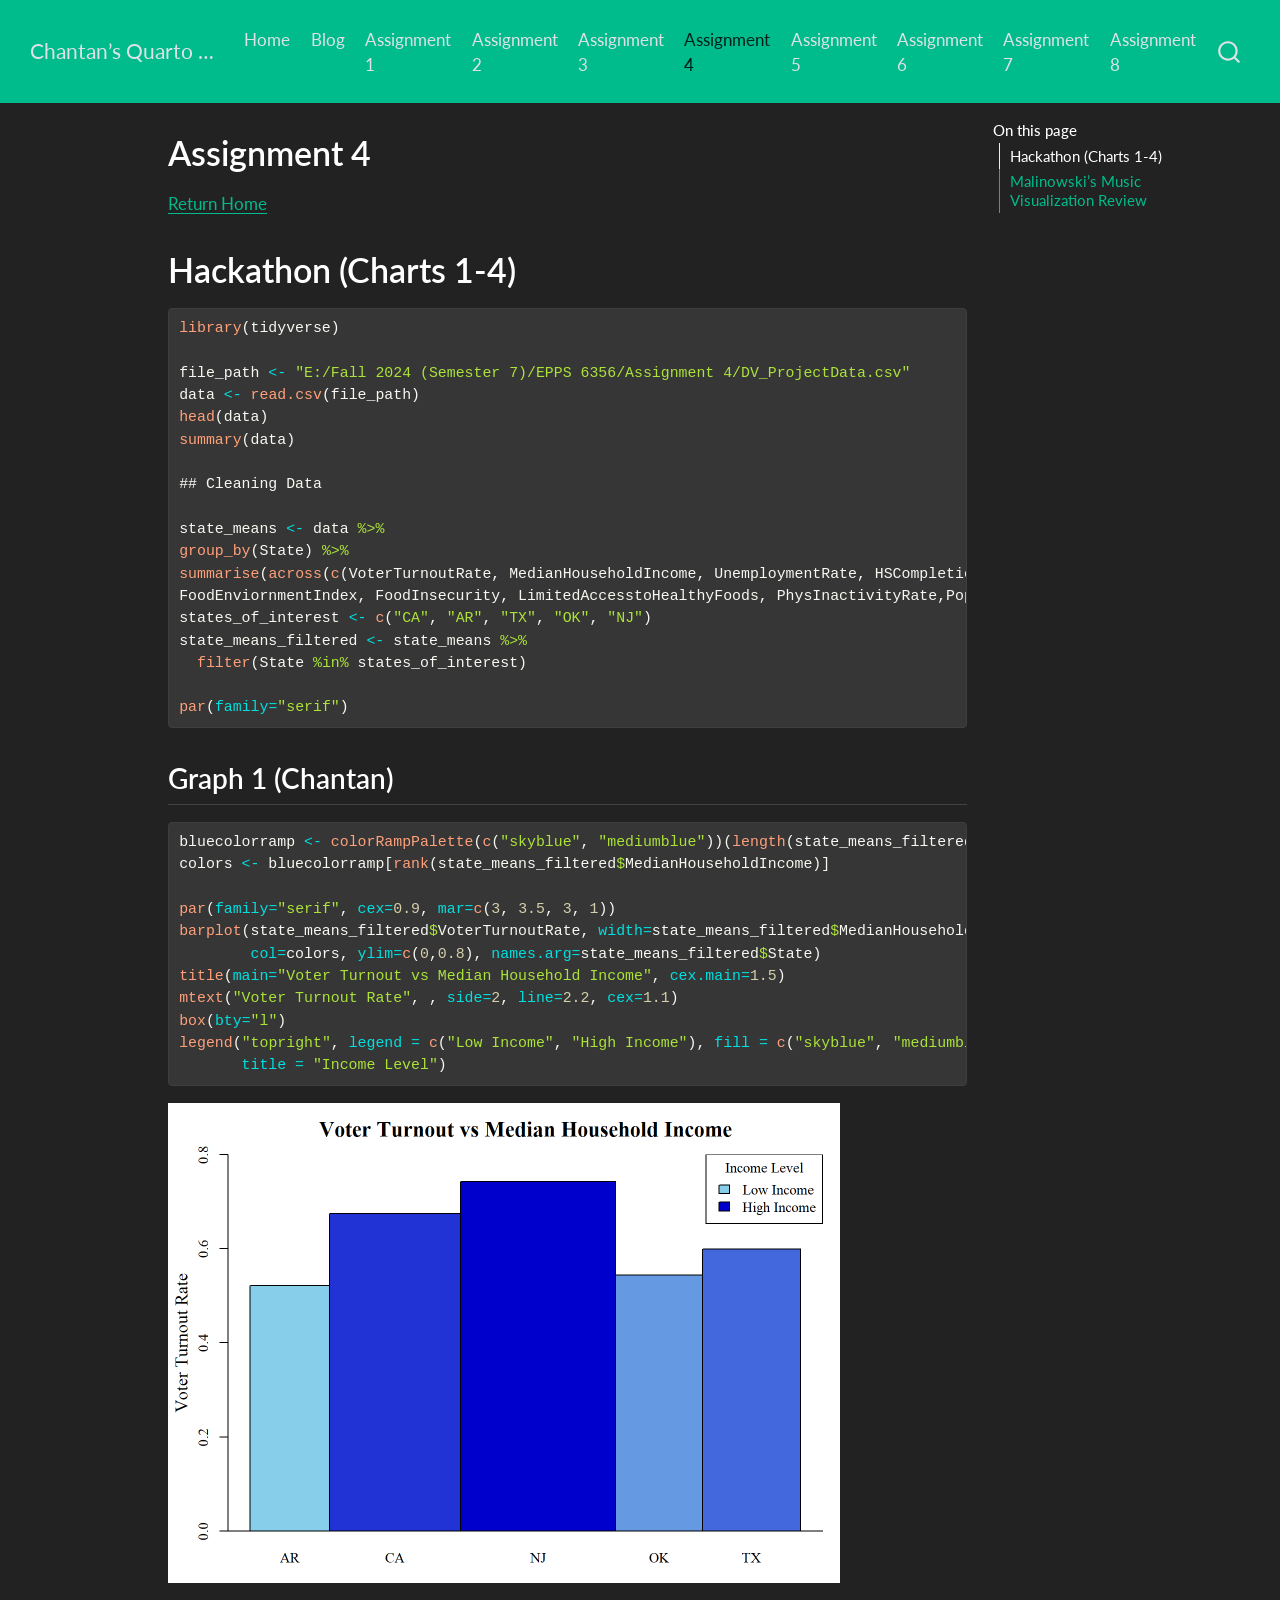
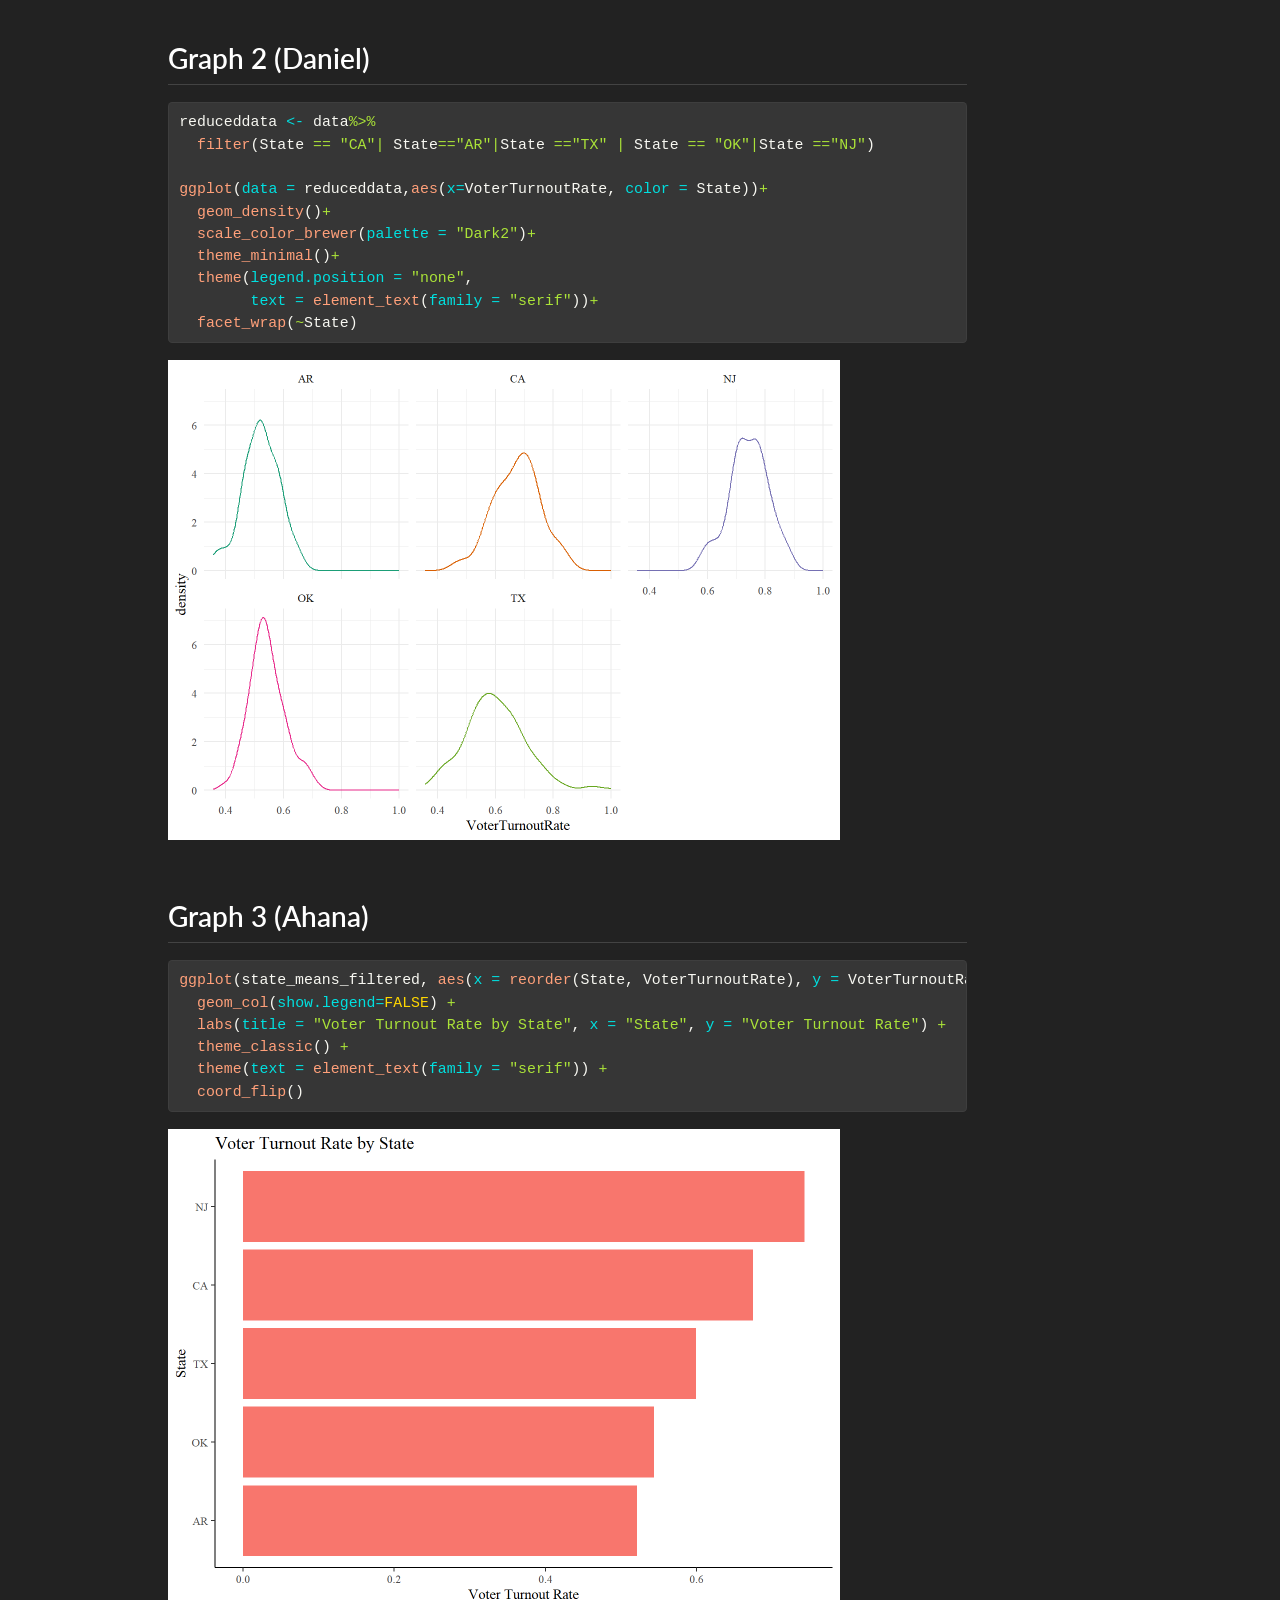
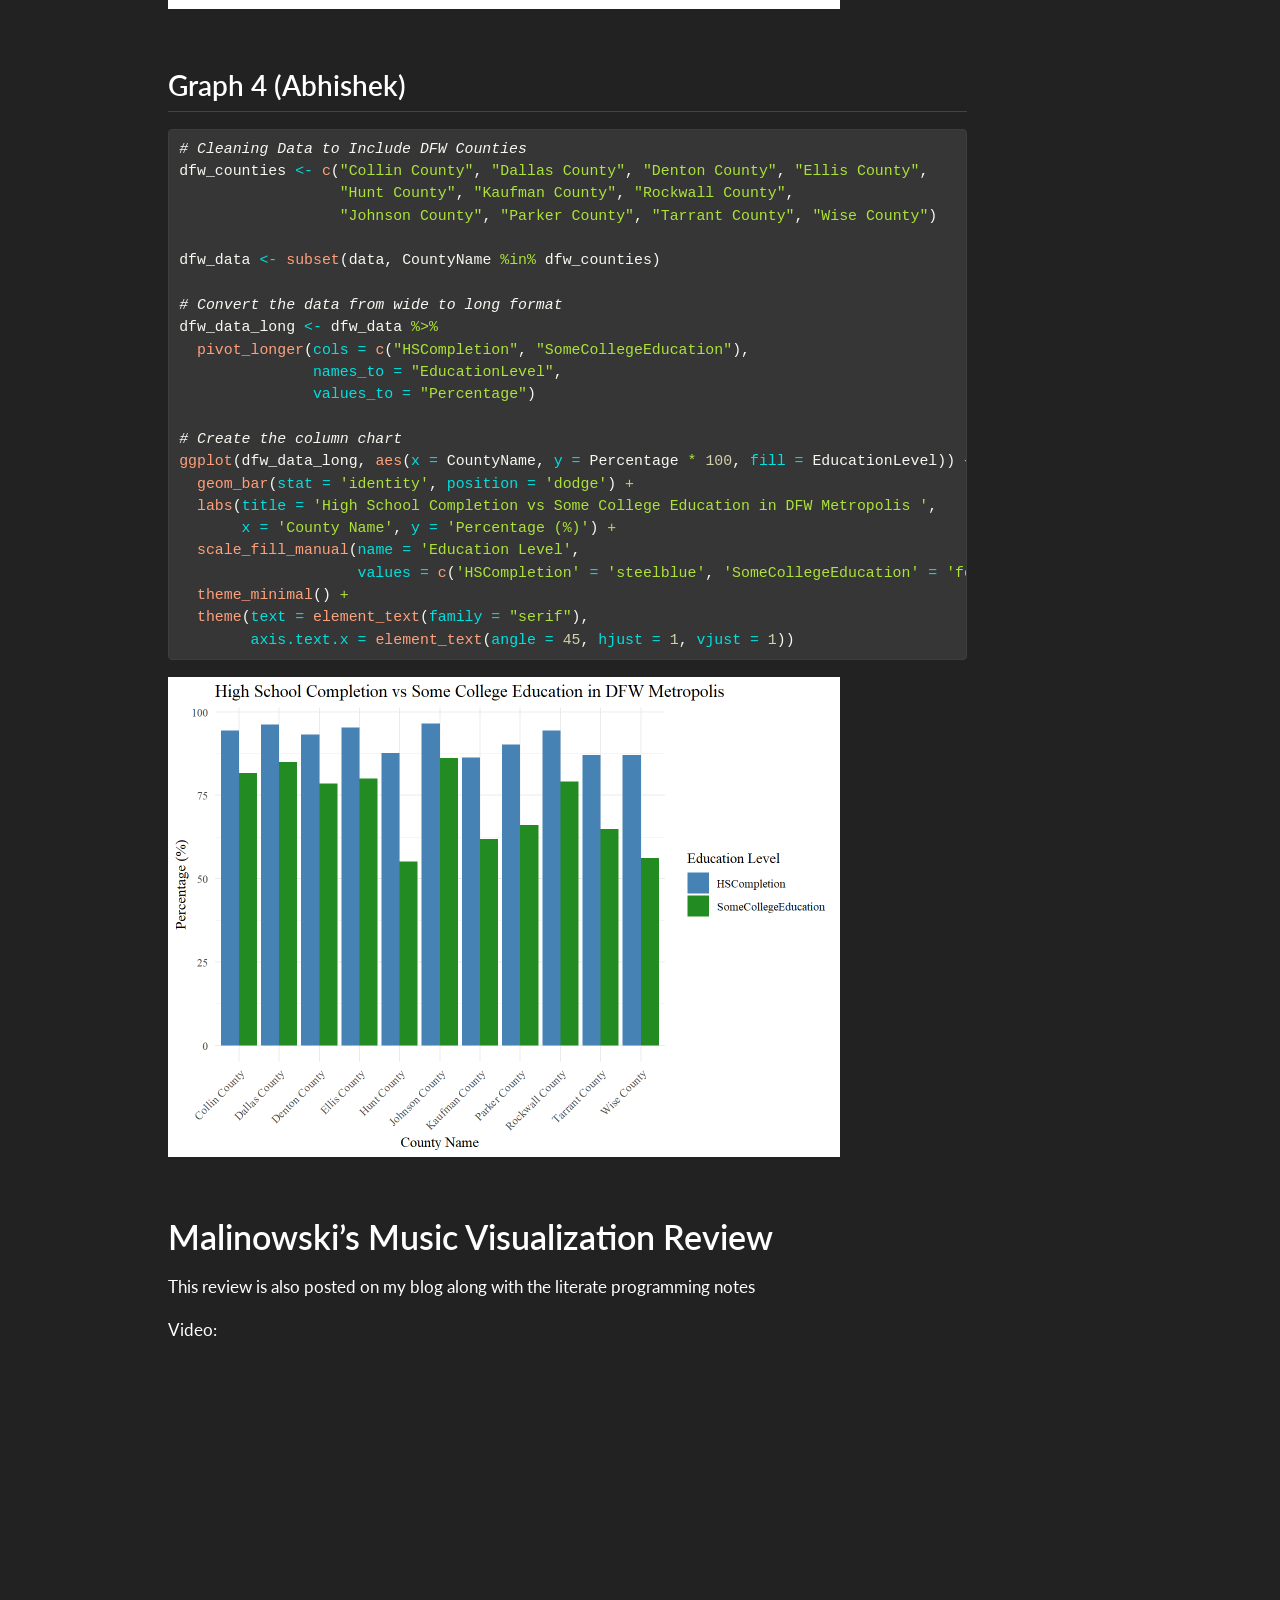
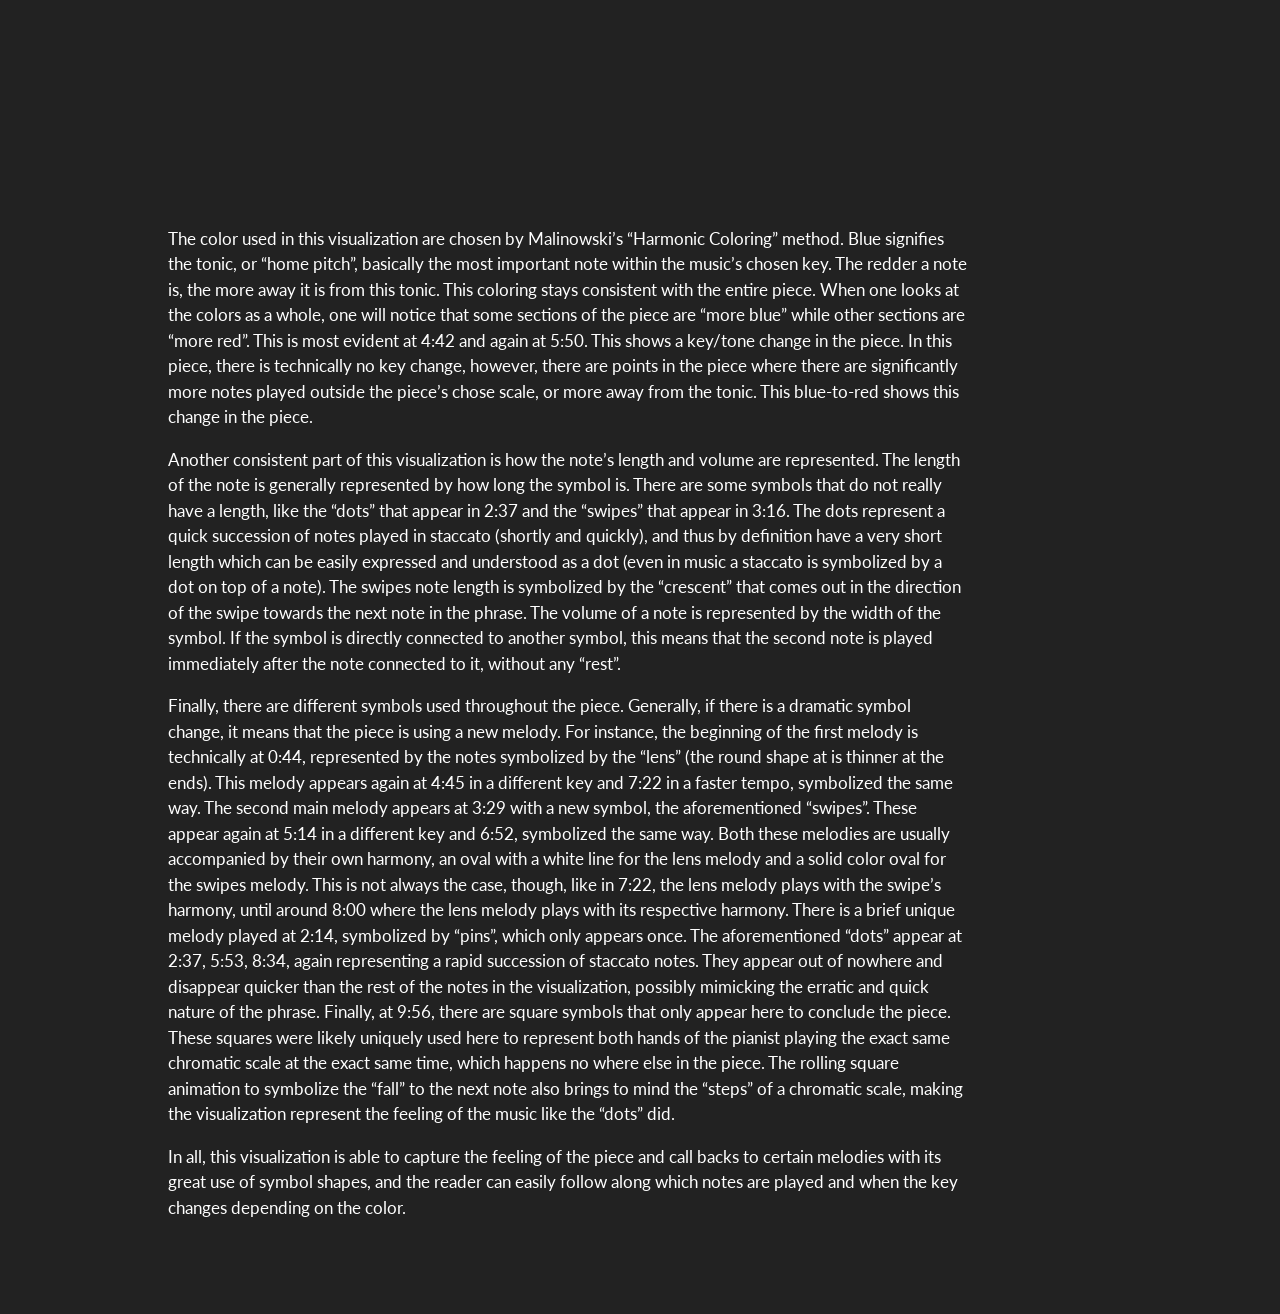
<file: assignment4.html>
<!DOCTYPE html>
<html xmlns="http://www.w3.org/1999/xhtml" lang="en" xml:lang="en"><head>

<meta charset="utf-8">
<meta name="generator" content="quarto-1.5.57">

<meta name="viewport" content="width=device-width, initial-scale=1.0, user-scalable=yes">


<title>Assignment 4 – Chantan’s Quarto Website</title>
<style>
code{white-space: pre-wrap;}
span.smallcaps{font-variant: small-caps;}
div.columns{display: flex; gap: min(4vw, 1.5em);}
div.column{flex: auto; overflow-x: auto;}
div.hanging-indent{margin-left: 1.5em; text-indent: -1.5em;}
ul.task-list{list-style: none;}
ul.task-list li input[type="checkbox"] {
  width: 0.8em;
  margin: 0 0.8em 0.2em -1em; /* quarto-specific, see https://github.com/quarto-dev/quarto-cli/issues/4556 */ 
  vertical-align: middle;
}
/* CSS for syntax highlighting */
pre > code.sourceCode { white-space: pre; position: relative; }
pre > code.sourceCode > span { line-height: 1.25; }
pre > code.sourceCode > span:empty { height: 1.2em; }
.sourceCode { overflow: visible; }
code.sourceCode > span { color: inherit; text-decoration: inherit; }
div.sourceCode { margin: 1em 0; }
pre.sourceCode { margin: 0; }
@media screen {
div.sourceCode { overflow: auto; }
}
@media print {
pre > code.sourceCode { white-space: pre-wrap; }
pre > code.sourceCode > span { display: inline-block; text-indent: -5em; padding-left: 5em; }
}
pre.numberSource code
  { counter-reset: source-line 0; }
pre.numberSource code > span
  { position: relative; left: -4em; counter-increment: source-line; }
pre.numberSource code > span > a:first-child::before
  { content: counter(source-line);
    position: relative; left: -1em; text-align: right; vertical-align: baseline;
    border: none; display: inline-block;
    -webkit-touch-callout: none; -webkit-user-select: none;
    -khtml-user-select: none; -moz-user-select: none;
    -ms-user-select: none; user-select: none;
    padding: 0 4px; width: 4em;
  }
pre.numberSource { margin-left: 3em;  padding-left: 4px; }
div.sourceCode
  {   }
@media screen {
pre > code.sourceCode > span > a:first-child::before { text-decoration: underline; }
}
</style>


<script src="site_libs/quarto-nav/quarto-nav.js"></script>
<script src="site_libs/quarto-nav/headroom.min.js"></script>
<script src="site_libs/clipboard/clipboard.min.js"></script>
<script src="site_libs/quarto-search/autocomplete.umd.js"></script>
<script src="site_libs/quarto-search/fuse.min.js"></script>
<script src="site_libs/quarto-search/quarto-search.js"></script>
<meta name="quarto:offset" content="./">
<script src="site_libs/quarto-html/quarto.js"></script>
<script src="site_libs/quarto-html/popper.min.js"></script>
<script src="site_libs/quarto-html/tippy.umd.min.js"></script>
<script src="site_libs/quarto-html/anchor.min.js"></script>
<link href="site_libs/quarto-html/tippy.css" rel="stylesheet">
<link href="site_libs/quarto-html/quarto-syntax-highlighting-dark.css" rel="stylesheet" id="quarto-text-highlighting-styles">
<script src="site_libs/bootstrap/bootstrap.min.js"></script>
<link href="site_libs/bootstrap/bootstrap-icons.css" rel="stylesheet">
<link href="site_libs/bootstrap/bootstrap.min.css" rel="stylesheet" id="quarto-bootstrap" data-mode="dark">
<script id="quarto-search-options" type="application/json">{
  "location": "navbar",
  "copy-button": false,
  "collapse-after": 3,
  "panel-placement": "end",
  "type": "overlay",
  "limit": 50,
  "keyboard-shortcut": [
    "f",
    "/",
    "s"
  ],
  "show-item-context": false,
  "language": {
    "search-no-results-text": "No results",
    "search-matching-documents-text": "matching documents",
    "search-copy-link-title": "Copy link to search",
    "search-hide-matches-text": "Hide additional matches",
    "search-more-match-text": "more match in this document",
    "search-more-matches-text": "more matches in this document",
    "search-clear-button-title": "Clear",
    "search-text-placeholder": "",
    "search-detached-cancel-button-title": "Cancel",
    "search-submit-button-title": "Submit",
    "search-label": "Search"
  }
}</script>


<link rel="stylesheet" href="styles.css">
</head>

<body class="nav-fixed">

<div id="quarto-search-results"></div>
  <header id="quarto-header" class="headroom fixed-top">
    <nav class="navbar navbar-expand-lg " data-bs-theme="dark">
      <div class="navbar-container container-fluid">
      <div class="navbar-brand-container mx-auto">
    <a class="navbar-brand" href="./index.html">
    <span class="navbar-title">Chantan’s Quarto Website</span>
    </a>
  </div>
            <div id="quarto-search" class="" title="Search"></div>
          <button class="navbar-toggler" type="button" data-bs-toggle="collapse" data-bs-target="#navbarCollapse" aria-controls="navbarCollapse" role="menu" aria-expanded="false" aria-label="Toggle navigation" onclick="if (window.quartoToggleHeadroom) { window.quartoToggleHeadroom(); }">
  <span class="navbar-toggler-icon"></span>
</button>
          <div class="collapse navbar-collapse" id="navbarCollapse">
            <ul class="navbar-nav navbar-nav-scroll me-auto">
  <li class="nav-item">
    <a class="nav-link" href="./index.html"> 
<span class="menu-text">Home</span></a>
  </li>  
  <li class="nav-item">
    <a class="nav-link" href="./blog.html"> 
<span class="menu-text">Blog</span></a>
  </li>  
  <li class="nav-item">
    <a class="nav-link" href="./assignment1.html"> 
<span class="menu-text">Assignment 1</span></a>
  </li>  
  <li class="nav-item">
    <a class="nav-link" href="./assignment2.html"> 
<span class="menu-text">Assignment 2</span></a>
  </li>  
  <li class="nav-item">
    <a class="nav-link" href="./assignment3.html"> 
<span class="menu-text">Assignment 3</span></a>
  </li>  
  <li class="nav-item">
    <a class="nav-link active" href="./assignment4.html" aria-current="page"> 
<span class="menu-text">Assignment 4</span></a>
  </li>  
  <li class="nav-item">
    <a class="nav-link" href="./assignment5.html"> 
<span class="menu-text">Assignment 5</span></a>
  </li>  
  <li class="nav-item">
    <a class="nav-link" href="./assignment6.html"> 
<span class="menu-text">Assignment 6</span></a>
  </li>  
  <li class="nav-item">
    <a class="nav-link" href="./assignment7.html"> 
<span class="menu-text">Assignment 7</span></a>
  </li>  
  <li class="nav-item">
    <a class="nav-link" href="./assignment8.html"> 
<span class="menu-text">Assignment 8</span></a>
  </li>  
</ul>
          </div> <!-- /navcollapse -->
            <div class="quarto-navbar-tools">
</div>
      </div> <!-- /container-fluid -->
    </nav>
</header>
<!-- content -->
<div id="quarto-content" class="quarto-container page-columns page-rows-contents page-layout-article page-navbar">
<!-- sidebar -->
<!-- margin-sidebar -->
    <div id="quarto-margin-sidebar" class="sidebar margin-sidebar">
        <nav id="TOC" role="doc-toc" class="toc-active">
    <h2 id="toc-title">On this page</h2>
   
  <ul>
  <li><a href="#hackathon-charts-1-4" id="toc-hackathon-charts-1-4" class="nav-link active" data-scroll-target="#hackathon-charts-1-4">Hackathon (Charts 1-4)</a>
  <ul class="collapse">
  <li><a href="#graph-1-chantan" id="toc-graph-1-chantan" class="nav-link" data-scroll-target="#graph-1-chantan">Graph 1 (Chantan)</a></li>
  <li><a href="#graph-2-daniel" id="toc-graph-2-daniel" class="nav-link" data-scroll-target="#graph-2-daniel">Graph 2 (Daniel)</a></li>
  <li><a href="#graph-3-ahana" id="toc-graph-3-ahana" class="nav-link" data-scroll-target="#graph-3-ahana">Graph 3 (Ahana)</a></li>
  <li><a href="#graph-4-abhishek" id="toc-graph-4-abhishek" class="nav-link" data-scroll-target="#graph-4-abhishek">Graph 4 (Abhishek)</a></li>
  </ul></li>
  <li><a href="#malinowskis-music-visualization-review" id="toc-malinowskis-music-visualization-review" class="nav-link" data-scroll-target="#malinowskis-music-visualization-review">Malinowski’s Music Visualization Review</a></li>
  </ul>
</nav>
    </div>
<!-- main -->
<main class="content" id="quarto-document-content">

<header id="title-block-header" class="quarto-title-block default">
<div class="quarto-title">
<h1 class="title">Assignment 4</h1>
</div>



<div class="quarto-title-meta">

    
  
    
  </div>
  


</header>


<p><a href="./index.html">Return Home</a></p>
<section id="hackathon-charts-1-4" class="level1">
<h1>Hackathon (Charts 1-4)</h1>
<div class="cell">
<div class="sourceCode cell-code" id="cb1"><pre class="sourceCode r code-with-copy"><code class="sourceCode r"><span id="cb1-1"><a href="#cb1-1" aria-hidden="true" tabindex="-1"></a><span class="fu">library</span>(tidyverse)</span>
<span id="cb1-2"><a href="#cb1-2" aria-hidden="true" tabindex="-1"></a></span>
<span id="cb1-3"><a href="#cb1-3" aria-hidden="true" tabindex="-1"></a>file_path <span class="ot">&lt;-</span> <span class="st">"E:/Fall 2024 (Semester 7)/EPPS 6356/Assignment 4/DV_ProjectData.csv"</span></span>
<span id="cb1-4"><a href="#cb1-4" aria-hidden="true" tabindex="-1"></a>data <span class="ot">&lt;-</span> <span class="fu">read.csv</span>(file_path)</span>
<span id="cb1-5"><a href="#cb1-5" aria-hidden="true" tabindex="-1"></a><span class="fu">head</span>(data)</span>
<span id="cb1-6"><a href="#cb1-6" aria-hidden="true" tabindex="-1"></a><span class="fu">summary</span>(data)</span>
<span id="cb1-7"><a href="#cb1-7" aria-hidden="true" tabindex="-1"></a></span>
<span id="cb1-8"><a href="#cb1-8" aria-hidden="true" tabindex="-1"></a><span class="do">## Cleaning Data </span></span>
<span id="cb1-9"><a href="#cb1-9" aria-hidden="true" tabindex="-1"></a></span>
<span id="cb1-10"><a href="#cb1-10" aria-hidden="true" tabindex="-1"></a>state_means <span class="ot">&lt;-</span> data <span class="sc">%&gt;%</span></span>
<span id="cb1-11"><a href="#cb1-11" aria-hidden="true" tabindex="-1"></a><span class="fu">group_by</span>(State) <span class="sc">%&gt;%</span></span>
<span id="cb1-12"><a href="#cb1-12" aria-hidden="true" tabindex="-1"></a><span class="fu">summarise</span>(<span class="fu">across</span>(<span class="fu">c</span>(VoterTurnoutRate, MedianHouseholdIncome, UnemploymentRate, HSCompletion, SomeCollegeEducation,PoorOrFairHealth, AvgPoorPhysHealthDays, AvgPoorMentalHealthDays, ObesityRate, </span>
<span id="cb1-13"><a href="#cb1-13" aria-hidden="true" tabindex="-1"></a>FoodEnviornmentIndex, FoodInsecurity, LimitedAccesstoHealthyFoods, PhysInactivityRate,Population), mean))</span>
<span id="cb1-14"><a href="#cb1-14" aria-hidden="true" tabindex="-1"></a>states_of_interest <span class="ot">&lt;-</span> <span class="fu">c</span>(<span class="st">"CA"</span>, <span class="st">"AR"</span>, <span class="st">"TX"</span>, <span class="st">"OK"</span>, <span class="st">"NJ"</span>)</span>
<span id="cb1-15"><a href="#cb1-15" aria-hidden="true" tabindex="-1"></a>state_means_filtered <span class="ot">&lt;-</span> state_means <span class="sc">%&gt;%</span></span>
<span id="cb1-16"><a href="#cb1-16" aria-hidden="true" tabindex="-1"></a>  <span class="fu">filter</span>(State <span class="sc">%in%</span> states_of_interest)</span>
<span id="cb1-17"><a href="#cb1-17" aria-hidden="true" tabindex="-1"></a></span>
<span id="cb1-18"><a href="#cb1-18" aria-hidden="true" tabindex="-1"></a><span class="fu">par</span>(<span class="at">family=</span><span class="st">"serif"</span>)</span></code><button title="Copy to Clipboard" class="code-copy-button"><i class="bi"></i></button></pre></div>
</div>
<section id="graph-1-chantan" class="level2">
<h2 class="anchored" data-anchor-id="graph-1-chantan">Graph 1 (Chantan)</h2>
<div class="cell">
<div class="sourceCode cell-code" id="cb2"><pre class="sourceCode r code-with-copy"><code class="sourceCode r"><span id="cb2-1"><a href="#cb2-1" aria-hidden="true" tabindex="-1"></a>bluecolorramp <span class="ot">&lt;-</span> <span class="fu">colorRampPalette</span>(<span class="fu">c</span>(<span class="st">"skyblue"</span>, <span class="st">"mediumblue"</span>))(<span class="fu">length</span>(state_means_filtered<span class="sc">$</span>MedianHouseholdIncome))</span>
<span id="cb2-2"><a href="#cb2-2" aria-hidden="true" tabindex="-1"></a>colors <span class="ot">&lt;-</span> bluecolorramp[<span class="fu">rank</span>(state_means_filtered<span class="sc">$</span>MedianHouseholdIncome)]</span>
<span id="cb2-3"><a href="#cb2-3" aria-hidden="true" tabindex="-1"></a></span>
<span id="cb2-4"><a href="#cb2-4" aria-hidden="true" tabindex="-1"></a><span class="fu">par</span>(<span class="at">family=</span><span class="st">"serif"</span>, <span class="at">cex=</span><span class="fl">0.9</span>, <span class="at">mar=</span><span class="fu">c</span>(<span class="dv">3</span>, <span class="fl">3.5</span>, <span class="dv">3</span>, <span class="dv">1</span>))</span>
<span id="cb2-5"><a href="#cb2-5" aria-hidden="true" tabindex="-1"></a><span class="fu">barplot</span>(state_means_filtered<span class="sc">$</span>VoterTurnoutRate, <span class="at">width=</span>state_means_filtered<span class="sc">$</span>MedianHouseholdIncome, <span class="at">space=</span><span class="dv">0</span>, </span>
<span id="cb2-6"><a href="#cb2-6" aria-hidden="true" tabindex="-1"></a>        <span class="at">col=</span>colors, <span class="at">ylim=</span><span class="fu">c</span>(<span class="dv">0</span>,<span class="fl">0.8</span>), <span class="at">names.arg=</span>state_means_filtered<span class="sc">$</span>State)</span>
<span id="cb2-7"><a href="#cb2-7" aria-hidden="true" tabindex="-1"></a><span class="fu">title</span>(<span class="at">main=</span><span class="st">"Voter Turnout vs Median Household Income"</span>, <span class="at">cex.main=</span><span class="fl">1.5</span>)</span>
<span id="cb2-8"><a href="#cb2-8" aria-hidden="true" tabindex="-1"></a><span class="fu">mtext</span>(<span class="st">"Voter Turnout Rate"</span>, , <span class="at">side=</span><span class="dv">2</span>, <span class="at">line=</span><span class="fl">2.2</span>, <span class="at">cex=</span><span class="fl">1.1</span>)</span>
<span id="cb2-9"><a href="#cb2-9" aria-hidden="true" tabindex="-1"></a><span class="fu">box</span>(<span class="at">bty=</span><span class="st">"l"</span>)</span>
<span id="cb2-10"><a href="#cb2-10" aria-hidden="true" tabindex="-1"></a><span class="fu">legend</span>(<span class="st">"topright"</span>, <span class="at">legend =</span> <span class="fu">c</span>(<span class="st">"Low Income"</span>, <span class="st">"High Income"</span>), <span class="at">fill =</span> <span class="fu">c</span>(<span class="st">"skyblue"</span>, <span class="st">"mediumblue"</span>), </span>
<span id="cb2-11"><a href="#cb2-11" aria-hidden="true" tabindex="-1"></a>       <span class="at">title =</span> <span class="st">"Income Level"</span>)</span></code><button title="Copy to Clipboard" class="code-copy-button"><i class="bi"></i></button></pre></div>
<div class="cell-output-display">
<div>
<figure class="figure">
<p><img src="assignment4_files/figure-html/unnamed-chunk-2-1.png" class="img-fluid figure-img" width="672"></p>
</figure>
</div>
</div>
</div>
</section>
<section id="graph-2-daniel" class="level2">
<h2 class="anchored" data-anchor-id="graph-2-daniel">Graph 2 (Daniel)</h2>
<div class="cell">
<div class="sourceCode cell-code" id="cb3"><pre class="sourceCode r code-with-copy"><code class="sourceCode r"><span id="cb3-1"><a href="#cb3-1" aria-hidden="true" tabindex="-1"></a>reduceddata <span class="ot">&lt;-</span> data<span class="sc">%&gt;%</span></span>
<span id="cb3-2"><a href="#cb3-2" aria-hidden="true" tabindex="-1"></a>  <span class="fu">filter</span>(State <span class="sc">==</span> <span class="st">"CA"</span><span class="sc">|</span> State<span class="sc">==</span><span class="st">"AR"</span><span class="sc">|</span>State <span class="sc">==</span><span class="st">"TX"</span> <span class="sc">|</span> State <span class="sc">==</span> <span class="st">"OK"</span><span class="sc">|</span>State <span class="sc">==</span><span class="st">"NJ"</span>)</span>
<span id="cb3-3"><a href="#cb3-3" aria-hidden="true" tabindex="-1"></a></span>
<span id="cb3-4"><a href="#cb3-4" aria-hidden="true" tabindex="-1"></a><span class="fu">ggplot</span>(<span class="at">data =</span> reduceddata,<span class="fu">aes</span>(<span class="at">x=</span>VoterTurnoutRate, <span class="at">color =</span> State))<span class="sc">+</span></span>
<span id="cb3-5"><a href="#cb3-5" aria-hidden="true" tabindex="-1"></a>  <span class="fu">geom_density</span>()<span class="sc">+</span></span>
<span id="cb3-6"><a href="#cb3-6" aria-hidden="true" tabindex="-1"></a>  <span class="fu">scale_color_brewer</span>(<span class="at">palette =</span> <span class="st">"Dark2"</span>)<span class="sc">+</span></span>
<span id="cb3-7"><a href="#cb3-7" aria-hidden="true" tabindex="-1"></a>  <span class="fu">theme_minimal</span>()<span class="sc">+</span></span>
<span id="cb3-8"><a href="#cb3-8" aria-hidden="true" tabindex="-1"></a>  <span class="fu">theme</span>(<span class="at">legend.position =</span> <span class="st">"none"</span>,</span>
<span id="cb3-9"><a href="#cb3-9" aria-hidden="true" tabindex="-1"></a>        <span class="at">text =</span> <span class="fu">element_text</span>(<span class="at">family =</span> <span class="st">"serif"</span>))<span class="sc">+</span></span>
<span id="cb3-10"><a href="#cb3-10" aria-hidden="true" tabindex="-1"></a>  <span class="fu">facet_wrap</span>(<span class="sc">~</span>State)</span></code><button title="Copy to Clipboard" class="code-copy-button"><i class="bi"></i></button></pre></div>
<div class="cell-output-display">
<div>
<figure class="figure">
<p><img src="assignment4_files/figure-html/unnamed-chunk-3-1.png" class="img-fluid figure-img" width="672"></p>
</figure>
</div>
</div>
</div>
</section>
<section id="graph-3-ahana" class="level2">
<h2 class="anchored" data-anchor-id="graph-3-ahana">Graph 3 (Ahana)</h2>
<div class="cell">
<div class="sourceCode cell-code" id="cb4"><pre class="sourceCode r code-with-copy"><code class="sourceCode r"><span id="cb4-1"><a href="#cb4-1" aria-hidden="true" tabindex="-1"></a><span class="fu">ggplot</span>(state_means_filtered, <span class="fu">aes</span>(<span class="at">x =</span> <span class="fu">reorder</span>(State, VoterTurnoutRate), <span class="at">y =</span> VoterTurnoutRate, <span class="at">fill=</span> <span class="st">"forestgreen"</span>)) <span class="sc">+</span> </span>
<span id="cb4-2"><a href="#cb4-2" aria-hidden="true" tabindex="-1"></a>  <span class="fu">geom_col</span>(<span class="at">show.legend=</span><span class="cn">FALSE</span>) <span class="sc">+</span> </span>
<span id="cb4-3"><a href="#cb4-3" aria-hidden="true" tabindex="-1"></a>  <span class="fu">labs</span>(<span class="at">title =</span> <span class="st">"Voter Turnout Rate by State"</span>, <span class="at">x =</span> <span class="st">"State"</span>, <span class="at">y =</span> <span class="st">"Voter Turnout Rate"</span>) <span class="sc">+</span> </span>
<span id="cb4-4"><a href="#cb4-4" aria-hidden="true" tabindex="-1"></a>  <span class="fu">theme_classic</span>() <span class="sc">+</span></span>
<span id="cb4-5"><a href="#cb4-5" aria-hidden="true" tabindex="-1"></a>  <span class="fu">theme</span>(<span class="at">text =</span> <span class="fu">element_text</span>(<span class="at">family =</span> <span class="st">"serif"</span>)) <span class="sc">+</span></span>
<span id="cb4-6"><a href="#cb4-6" aria-hidden="true" tabindex="-1"></a>  <span class="fu">coord_flip</span>()</span></code><button title="Copy to Clipboard" class="code-copy-button"><i class="bi"></i></button></pre></div>
<div class="cell-output-display">
<div>
<figure class="figure">
<p><img src="assignment4_files/figure-html/unnamed-chunk-4-1.png" class="img-fluid figure-img" width="672"></p>
</figure>
</div>
</div>
</div>
</section>
<section id="graph-4-abhishek" class="level2">
<h2 class="anchored" data-anchor-id="graph-4-abhishek">Graph 4 (Abhishek)</h2>
<div class="cell">
<div class="sourceCode cell-code" id="cb5"><pre class="sourceCode r code-with-copy"><code class="sourceCode r"><span id="cb5-1"><a href="#cb5-1" aria-hidden="true" tabindex="-1"></a><span class="co"># Cleaning Data to Include DFW Counties</span></span>
<span id="cb5-2"><a href="#cb5-2" aria-hidden="true" tabindex="-1"></a>dfw_counties <span class="ot">&lt;-</span> <span class="fu">c</span>(<span class="st">"Collin County"</span>, <span class="st">"Dallas County"</span>, <span class="st">"Denton County"</span>, <span class="st">"Ellis County"</span>, </span>
<span id="cb5-3"><a href="#cb5-3" aria-hidden="true" tabindex="-1"></a>                  <span class="st">"Hunt County"</span>, <span class="st">"Kaufman County"</span>, <span class="st">"Rockwall County"</span>, </span>
<span id="cb5-4"><a href="#cb5-4" aria-hidden="true" tabindex="-1"></a>                  <span class="st">"Johnson County"</span>, <span class="st">"Parker County"</span>, <span class="st">"Tarrant County"</span>, <span class="st">"Wise County"</span>)</span>
<span id="cb5-5"><a href="#cb5-5" aria-hidden="true" tabindex="-1"></a></span>
<span id="cb5-6"><a href="#cb5-6" aria-hidden="true" tabindex="-1"></a>dfw_data <span class="ot">&lt;-</span> <span class="fu">subset</span>(data, CountyName <span class="sc">%in%</span> dfw_counties)</span>
<span id="cb5-7"><a href="#cb5-7" aria-hidden="true" tabindex="-1"></a></span>
<span id="cb5-8"><a href="#cb5-8" aria-hidden="true" tabindex="-1"></a><span class="co"># Convert the data from wide to long format</span></span>
<span id="cb5-9"><a href="#cb5-9" aria-hidden="true" tabindex="-1"></a>dfw_data_long <span class="ot">&lt;-</span> dfw_data <span class="sc">%&gt;%</span></span>
<span id="cb5-10"><a href="#cb5-10" aria-hidden="true" tabindex="-1"></a>  <span class="fu">pivot_longer</span>(<span class="at">cols =</span> <span class="fu">c</span>(<span class="st">"HSCompletion"</span>, <span class="st">"SomeCollegeEducation"</span>), </span>
<span id="cb5-11"><a href="#cb5-11" aria-hidden="true" tabindex="-1"></a>               <span class="at">names_to =</span> <span class="st">"EducationLevel"</span>, </span>
<span id="cb5-12"><a href="#cb5-12" aria-hidden="true" tabindex="-1"></a>               <span class="at">values_to =</span> <span class="st">"Percentage"</span>)</span>
<span id="cb5-13"><a href="#cb5-13" aria-hidden="true" tabindex="-1"></a></span>
<span id="cb5-14"><a href="#cb5-14" aria-hidden="true" tabindex="-1"></a><span class="co"># Create the column chart</span></span>
<span id="cb5-15"><a href="#cb5-15" aria-hidden="true" tabindex="-1"></a><span class="fu">ggplot</span>(dfw_data_long, <span class="fu">aes</span>(<span class="at">x =</span> CountyName, <span class="at">y =</span> Percentage <span class="sc">*</span> <span class="dv">100</span>, <span class="at">fill =</span> EducationLevel)) <span class="sc">+</span> </span>
<span id="cb5-16"><a href="#cb5-16" aria-hidden="true" tabindex="-1"></a>  <span class="fu">geom_bar</span>(<span class="at">stat =</span> <span class="st">'identity'</span>, <span class="at">position =</span> <span class="st">'dodge'</span>) <span class="sc">+</span> </span>
<span id="cb5-17"><a href="#cb5-17" aria-hidden="true" tabindex="-1"></a>  <span class="fu">labs</span>(<span class="at">title =</span> <span class="st">'High School Completion vs Some College Education in DFW Metropolis '</span>,</span>
<span id="cb5-18"><a href="#cb5-18" aria-hidden="true" tabindex="-1"></a>       <span class="at">x =</span> <span class="st">'County Name'</span>, <span class="at">y =</span> <span class="st">'Percentage (%)'</span>) <span class="sc">+</span> </span>
<span id="cb5-19"><a href="#cb5-19" aria-hidden="true" tabindex="-1"></a>  <span class="fu">scale_fill_manual</span>(<span class="at">name =</span> <span class="st">'Education Level'</span>, </span>
<span id="cb5-20"><a href="#cb5-20" aria-hidden="true" tabindex="-1"></a>                    <span class="at">values =</span> <span class="fu">c</span>(<span class="st">'HSCompletion'</span> <span class="ot">=</span> <span class="st">'steelblue'</span>, <span class="st">'SomeCollegeEducation'</span> <span class="ot">=</span> <span class="st">'forestgreen'</span>)) <span class="sc">+</span> </span>
<span id="cb5-21"><a href="#cb5-21" aria-hidden="true" tabindex="-1"></a>  <span class="fu">theme_minimal</span>() <span class="sc">+</span> </span>
<span id="cb5-22"><a href="#cb5-22" aria-hidden="true" tabindex="-1"></a>  <span class="fu">theme</span>(<span class="at">text =</span> <span class="fu">element_text</span>(<span class="at">family =</span> <span class="st">"serif"</span>),</span>
<span id="cb5-23"><a href="#cb5-23" aria-hidden="true" tabindex="-1"></a>        <span class="at">axis.text.x =</span> <span class="fu">element_text</span>(<span class="at">angle =</span> <span class="dv">45</span>, <span class="at">hjust =</span> <span class="dv">1</span>, <span class="at">vjust =</span> <span class="dv">1</span>))</span></code><button title="Copy to Clipboard" class="code-copy-button"><i class="bi"></i></button></pre></div>
<div class="cell-output-display">
<div>
<figure class="figure">
<p><img src="assignment4_files/figure-html/unnamed-chunk-5-1.png" class="img-fluid figure-img" width="672"></p>
</figure>
</div>
</div>
</div>
</section>
</section>
<section id="malinowskis-music-visualization-review" class="level1">
<h1>Malinowski’s Music Visualization Review</h1>
<p>This review is also posted on my blog along with the literate programming notes</p>
<p>Video: </p><div class="quarto-video ratio ratio-16x9"><iframe data-external="1" src="https://www.youtube.com/embed/2UhSjdPYpRU" title="" frameborder="0" allow="accelerometer; autoplay; clipboard-write; encrypted-media; gyroscope; picture-in-picture" allowfullscreen=""></iframe></div><p></p>
<p>The color used in this visualization are chosen by Malinowski’s “Harmonic Coloring” method. Blue signifies the tonic, or “home pitch”, basically the most important note within the music’s chosen key. The redder a note is, the more away it is from this tonic. This coloring stays consistent with the entire piece. When one looks at the colors as a whole, one will notice that some sections of the piece are “more blue” while other sections are “more red”. This is most evident at 4:42 and again at 5:50. This shows a key/tone change in the piece. In this piece, there is technically no key change, however, there are points in the piece where there are significantly more notes played outside the piece’s chose scale, or more away from the tonic. This blue-to-red shows this change in the piece.</p>
<p>Another consistent part of this visualization is how the note’s length and volume are represented. The length of the note is generally represented by how long the symbol is. There are some symbols that do not really have a length, like the “dots” that appear in 2:37 and the “swipes” that appear in 3:16. The dots represent a quick succession of notes played in staccato (shortly and quickly), and thus by definition have a very short length which can be easily expressed and understood as a dot (even in music a staccato is symbolized by a dot on top of a note). The swipes note length is symbolized by the “crescent” that comes out in the direction of the swipe towards the next note in the phrase. The volume of a note is represented by the width of the symbol. If the symbol is directly connected to another symbol, this means that the second note is played immediately after the note connected to it, without any “rest”.</p>
<p>Finally, there are different symbols used throughout the piece. Generally, if there is a dramatic symbol change, it means that the piece is using a new melody. For instance, the beginning of the first melody is technically at 0:44, represented by the notes symbolized by the “lens” (the round shape at is thinner at the ends). This melody appears again at 4:45 in a different key and 7:22 in a faster tempo, symbolized the same way. The second main melody appears at 3:29 with a new symbol, the aforementioned “swipes”. These appear again at 5:14 in a different key and 6:52, symbolized the same way. Both these melodies are usually accompanied by their own harmony, an oval with a white line for the lens melody and a solid color oval for the swipes melody. This is not always the case, though, like in 7:22, the lens melody plays with the swipe’s harmony, until around 8:00 where the lens melody plays with its respective harmony. There is a brief unique melody played at 2:14, symbolized by “pins”, which only appears once. The aforementioned “dots” appear at 2:37, 5:53, 8:34, again representing a rapid succession of staccato notes. They appear out of nowhere and disappear quicker than the rest of the notes in the visualization, possibly mimicking the erratic and quick nature of the phrase. Finally, at 9:56, there are square symbols that only appear here to conclude the piece. These squares were likely uniquely used here to represent both hands of the pianist playing the exact same chromatic scale at the exact same time, which happens no where else in the piece. The rolling square animation to symbolize the “fall” to the next note also brings to mind the “steps” of a chromatic scale, making the visualization represent the feeling of the music like the “dots” did.</p>
<p>In all, this visualization is able to capture the feeling of the piece and call backs to certain melodies with its great use of symbol shapes, and the reader can easily follow along which notes are played and when the key changes depending on the color.</p>


</section>

</main> <!-- /main -->
<script id="quarto-html-after-body" type="application/javascript">
window.document.addEventListener("DOMContentLoaded", function (event) {
  const toggleBodyColorMode = (bsSheetEl) => {
    const mode = bsSheetEl.getAttribute("data-mode");
    const bodyEl = window.document.querySelector("body");
    if (mode === "dark") {
      bodyEl.classList.add("quarto-dark");
      bodyEl.classList.remove("quarto-light");
    } else {
      bodyEl.classList.add("quarto-light");
      bodyEl.classList.remove("quarto-dark");
    }
  }
  const toggleBodyColorPrimary = () => {
    const bsSheetEl = window.document.querySelector("link#quarto-bootstrap");
    if (bsSheetEl) {
      toggleBodyColorMode(bsSheetEl);
    }
  }
  toggleBodyColorPrimary();  
  const icon = "";
  const anchorJS = new window.AnchorJS();
  anchorJS.options = {
    placement: 'right',
    icon: icon
  };
  anchorJS.add('.anchored');
  const isCodeAnnotation = (el) => {
    for (const clz of el.classList) {
      if (clz.startsWith('code-annotation-')) {                     
        return true;
      }
    }
    return false;
  }
  const onCopySuccess = function(e) {
    // button target
    const button = e.trigger;
    // don't keep focus
    button.blur();
    // flash "checked"
    button.classList.add('code-copy-button-checked');
    var currentTitle = button.getAttribute("title");
    button.setAttribute("title", "Copied!");
    let tooltip;
    if (window.bootstrap) {
      button.setAttribute("data-bs-toggle", "tooltip");
      button.setAttribute("data-bs-placement", "left");
      button.setAttribute("data-bs-title", "Copied!");
      tooltip = new bootstrap.Tooltip(button, 
        { trigger: "manual", 
          customClass: "code-copy-button-tooltip",
          offset: [0, -8]});
      tooltip.show();    
    }
    setTimeout(function() {
      if (tooltip) {
        tooltip.hide();
        button.removeAttribute("data-bs-title");
        button.removeAttribute("data-bs-toggle");
        button.removeAttribute("data-bs-placement");
      }
      button.setAttribute("title", currentTitle);
      button.classList.remove('code-copy-button-checked');
    }, 1000);
    // clear code selection
    e.clearSelection();
  }
  const getTextToCopy = function(trigger) {
      const codeEl = trigger.previousElementSibling.cloneNode(true);
      for (const childEl of codeEl.children) {
        if (isCodeAnnotation(childEl)) {
          childEl.remove();
        }
      }
      return codeEl.innerText;
  }
  const clipboard = new window.ClipboardJS('.code-copy-button:not([data-in-quarto-modal])', {
    text: getTextToCopy
  });
  clipboard.on('success', onCopySuccess);
  if (window.document.getElementById('quarto-embedded-source-code-modal')) {
    // For code content inside modals, clipBoardJS needs to be initialized with a container option
    // TODO: Check when it could be a function (https://github.com/zenorocha/clipboard.js/issues/860)
    const clipboardModal = new window.ClipboardJS('.code-copy-button[data-in-quarto-modal]', {
      text: getTextToCopy,
      container: window.document.getElementById('quarto-embedded-source-code-modal')
    });
    clipboardModal.on('success', onCopySuccess);
  }
    var localhostRegex = new RegExp(/^(?:http|https):\/\/localhost\:?[0-9]*\//);
    var mailtoRegex = new RegExp(/^mailto:/);
      var filterRegex = new RegExp('/' + window.location.host + '/');
    var isInternal = (href) => {
        return filterRegex.test(href) || localhostRegex.test(href) || mailtoRegex.test(href);
    }
    // Inspect non-navigation links and adorn them if external
 	var links = window.document.querySelectorAll('a[href]:not(.nav-link):not(.navbar-brand):not(.toc-action):not(.sidebar-link):not(.sidebar-item-toggle):not(.pagination-link):not(.no-external):not([aria-hidden]):not(.dropdown-item):not(.quarto-navigation-tool):not(.about-link)');
    for (var i=0; i<links.length; i++) {
      const link = links[i];
      if (!isInternal(link.href)) {
        // undo the damage that might have been done by quarto-nav.js in the case of
        // links that we want to consider external
        if (link.dataset.originalHref !== undefined) {
          link.href = link.dataset.originalHref;
        }
      }
    }
  function tippyHover(el, contentFn, onTriggerFn, onUntriggerFn) {
    const config = {
      allowHTML: true,
      maxWidth: 500,
      delay: 100,
      arrow: false,
      appendTo: function(el) {
          return el.parentElement;
      },
      interactive: true,
      interactiveBorder: 10,
      theme: 'quarto',
      placement: 'bottom-start',
    };
    if (contentFn) {
      config.content = contentFn;
    }
    if (onTriggerFn) {
      config.onTrigger = onTriggerFn;
    }
    if (onUntriggerFn) {
      config.onUntrigger = onUntriggerFn;
    }
    window.tippy(el, config); 
  }
  const noterefs = window.document.querySelectorAll('a[role="doc-noteref"]');
  for (var i=0; i<noterefs.length; i++) {
    const ref = noterefs[i];
    tippyHover(ref, function() {
      // use id or data attribute instead here
      let href = ref.getAttribute('data-footnote-href') || ref.getAttribute('href');
      try { href = new URL(href).hash; } catch {}
      const id = href.replace(/^#\/?/, "");
      const note = window.document.getElementById(id);
      if (note) {
        return note.innerHTML;
      } else {
        return "";
      }
    });
  }
  const xrefs = window.document.querySelectorAll('a.quarto-xref');
  const processXRef = (id, note) => {
    // Strip column container classes
    const stripColumnClz = (el) => {
      el.classList.remove("page-full", "page-columns");
      if (el.children) {
        for (const child of el.children) {
          stripColumnClz(child);
        }
      }
    }
    stripColumnClz(note)
    if (id === null || id.startsWith('sec-')) {
      // Special case sections, only their first couple elements
      const container = document.createElement("div");
      if (note.children && note.children.length > 2) {
        container.appendChild(note.children[0].cloneNode(true));
        for (let i = 1; i < note.children.length; i++) {
          const child = note.children[i];
          if (child.tagName === "P" && child.innerText === "") {
            continue;
          } else {
            container.appendChild(child.cloneNode(true));
            break;
          }
        }
        if (window.Quarto?.typesetMath) {
          window.Quarto.typesetMath(container);
        }
        return container.innerHTML
      } else {
        if (window.Quarto?.typesetMath) {
          window.Quarto.typesetMath(note);
        }
        return note.innerHTML;
      }
    } else {
      // Remove any anchor links if they are present
      const anchorLink = note.querySelector('a.anchorjs-link');
      if (anchorLink) {
        anchorLink.remove();
      }
      if (window.Quarto?.typesetMath) {
        window.Quarto.typesetMath(note);
      }
      // TODO in 1.5, we should make sure this works without a callout special case
      if (note.classList.contains("callout")) {
        return note.outerHTML;
      } else {
        return note.innerHTML;
      }
    }
  }
  for (var i=0; i<xrefs.length; i++) {
    const xref = xrefs[i];
    tippyHover(xref, undefined, function(instance) {
      instance.disable();
      let url = xref.getAttribute('href');
      let hash = undefined; 
      if (url.startsWith('#')) {
        hash = url;
      } else {
        try { hash = new URL(url).hash; } catch {}
      }
      if (hash) {
        const id = hash.replace(/^#\/?/, "");
        const note = window.document.getElementById(id);
        if (note !== null) {
          try {
            const html = processXRef(id, note.cloneNode(true));
            instance.setContent(html);
          } finally {
            instance.enable();
            instance.show();
          }
        } else {
          // See if we can fetch this
          fetch(url.split('#')[0])
          .then(res => res.text())
          .then(html => {
            const parser = new DOMParser();
            const htmlDoc = parser.parseFromString(html, "text/html");
            const note = htmlDoc.getElementById(id);
            if (note !== null) {
              const html = processXRef(id, note);
              instance.setContent(html);
            } 
          }).finally(() => {
            instance.enable();
            instance.show();
          });
        }
      } else {
        // See if we can fetch a full url (with no hash to target)
        // This is a special case and we should probably do some content thinning / targeting
        fetch(url)
        .then(res => res.text())
        .then(html => {
          const parser = new DOMParser();
          const htmlDoc = parser.parseFromString(html, "text/html");
          const note = htmlDoc.querySelector('main.content');
          if (note !== null) {
            // This should only happen for chapter cross references
            // (since there is no id in the URL)
            // remove the first header
            if (note.children.length > 0 && note.children[0].tagName === "HEADER") {
              note.children[0].remove();
            }
            const html = processXRef(null, note);
            instance.setContent(html);
          } 
        }).finally(() => {
          instance.enable();
          instance.show();
        });
      }
    }, function(instance) {
    });
  }
      let selectedAnnoteEl;
      const selectorForAnnotation = ( cell, annotation) => {
        let cellAttr = 'data-code-cell="' + cell + '"';
        let lineAttr = 'data-code-annotation="' +  annotation + '"';
        const selector = 'span[' + cellAttr + '][' + lineAttr + ']';
        return selector;
      }
      const selectCodeLines = (annoteEl) => {
        const doc = window.document;
        const targetCell = annoteEl.getAttribute("data-target-cell");
        const targetAnnotation = annoteEl.getAttribute("data-target-annotation");
        const annoteSpan = window.document.querySelector(selectorForAnnotation(targetCell, targetAnnotation));
        const lines = annoteSpan.getAttribute("data-code-lines").split(",");
        const lineIds = lines.map((line) => {
          return targetCell + "-" + line;
        })
        let top = null;
        let height = null;
        let parent = null;
        if (lineIds.length > 0) {
            //compute the position of the single el (top and bottom and make a div)
            const el = window.document.getElementById(lineIds[0]);
            top = el.offsetTop;
            height = el.offsetHeight;
            parent = el.parentElement.parentElement;
          if (lineIds.length > 1) {
            const lastEl = window.document.getElementById(lineIds[lineIds.length - 1]);
            const bottom = lastEl.offsetTop + lastEl.offsetHeight;
            height = bottom - top;
          }
          if (top !== null && height !== null && parent !== null) {
            // cook up a div (if necessary) and position it 
            let div = window.document.getElementById("code-annotation-line-highlight");
            if (div === null) {
              div = window.document.createElement("div");
              div.setAttribute("id", "code-annotation-line-highlight");
              div.style.position = 'absolute';
              parent.appendChild(div);
            }
            div.style.top = top - 2 + "px";
            div.style.height = height + 4 + "px";
            div.style.left = 0;
            let gutterDiv = window.document.getElementById("code-annotation-line-highlight-gutter");
            if (gutterDiv === null) {
              gutterDiv = window.document.createElement("div");
              gutterDiv.setAttribute("id", "code-annotation-line-highlight-gutter");
              gutterDiv.style.position = 'absolute';
              const codeCell = window.document.getElementById(targetCell);
              const gutter = codeCell.querySelector('.code-annotation-gutter');
              gutter.appendChild(gutterDiv);
            }
            gutterDiv.style.top = top - 2 + "px";
            gutterDiv.style.height = height + 4 + "px";
          }
          selectedAnnoteEl = annoteEl;
        }
      };
      const unselectCodeLines = () => {
        const elementsIds = ["code-annotation-line-highlight", "code-annotation-line-highlight-gutter"];
        elementsIds.forEach((elId) => {
          const div = window.document.getElementById(elId);
          if (div) {
            div.remove();
          }
        });
        selectedAnnoteEl = undefined;
      };
        // Handle positioning of the toggle
    window.addEventListener(
      "resize",
      throttle(() => {
        elRect = undefined;
        if (selectedAnnoteEl) {
          selectCodeLines(selectedAnnoteEl);
        }
      }, 10)
    );
    function throttle(fn, ms) {
    let throttle = false;
    let timer;
      return (...args) => {
        if(!throttle) { // first call gets through
            fn.apply(this, args);
            throttle = true;
        } else { // all the others get throttled
            if(timer) clearTimeout(timer); // cancel #2
            timer = setTimeout(() => {
              fn.apply(this, args);
              timer = throttle = false;
            }, ms);
        }
      };
    }
      // Attach click handler to the DT
      const annoteDls = window.document.querySelectorAll('dt[data-target-cell]');
      for (const annoteDlNode of annoteDls) {
        annoteDlNode.addEventListener('click', (event) => {
          const clickedEl = event.target;
          if (clickedEl !== selectedAnnoteEl) {
            unselectCodeLines();
            const activeEl = window.document.querySelector('dt[data-target-cell].code-annotation-active');
            if (activeEl) {
              activeEl.classList.remove('code-annotation-active');
            }
            selectCodeLines(clickedEl);
            clickedEl.classList.add('code-annotation-active');
          } else {
            // Unselect the line
            unselectCodeLines();
            clickedEl.classList.remove('code-annotation-active');
          }
        });
      }
  const findCites = (el) => {
    const parentEl = el.parentElement;
    if (parentEl) {
      const cites = parentEl.dataset.cites;
      if (cites) {
        return {
          el,
          cites: cites.split(' ')
        };
      } else {
        return findCites(el.parentElement)
      }
    } else {
      return undefined;
    }
  };
  var bibliorefs = window.document.querySelectorAll('a[role="doc-biblioref"]');
  for (var i=0; i<bibliorefs.length; i++) {
    const ref = bibliorefs[i];
    const citeInfo = findCites(ref);
    if (citeInfo) {
      tippyHover(citeInfo.el, function() {
        var popup = window.document.createElement('div');
        citeInfo.cites.forEach(function(cite) {
          var citeDiv = window.document.createElement('div');
          citeDiv.classList.add('hanging-indent');
          citeDiv.classList.add('csl-entry');
          var biblioDiv = window.document.getElementById('ref-' + cite);
          if (biblioDiv) {
            citeDiv.innerHTML = biblioDiv.innerHTML;
          }
          popup.appendChild(citeDiv);
        });
        return popup.innerHTML;
      });
    }
  }
});
</script>
</div> <!-- /content -->




</body></html>
</file>
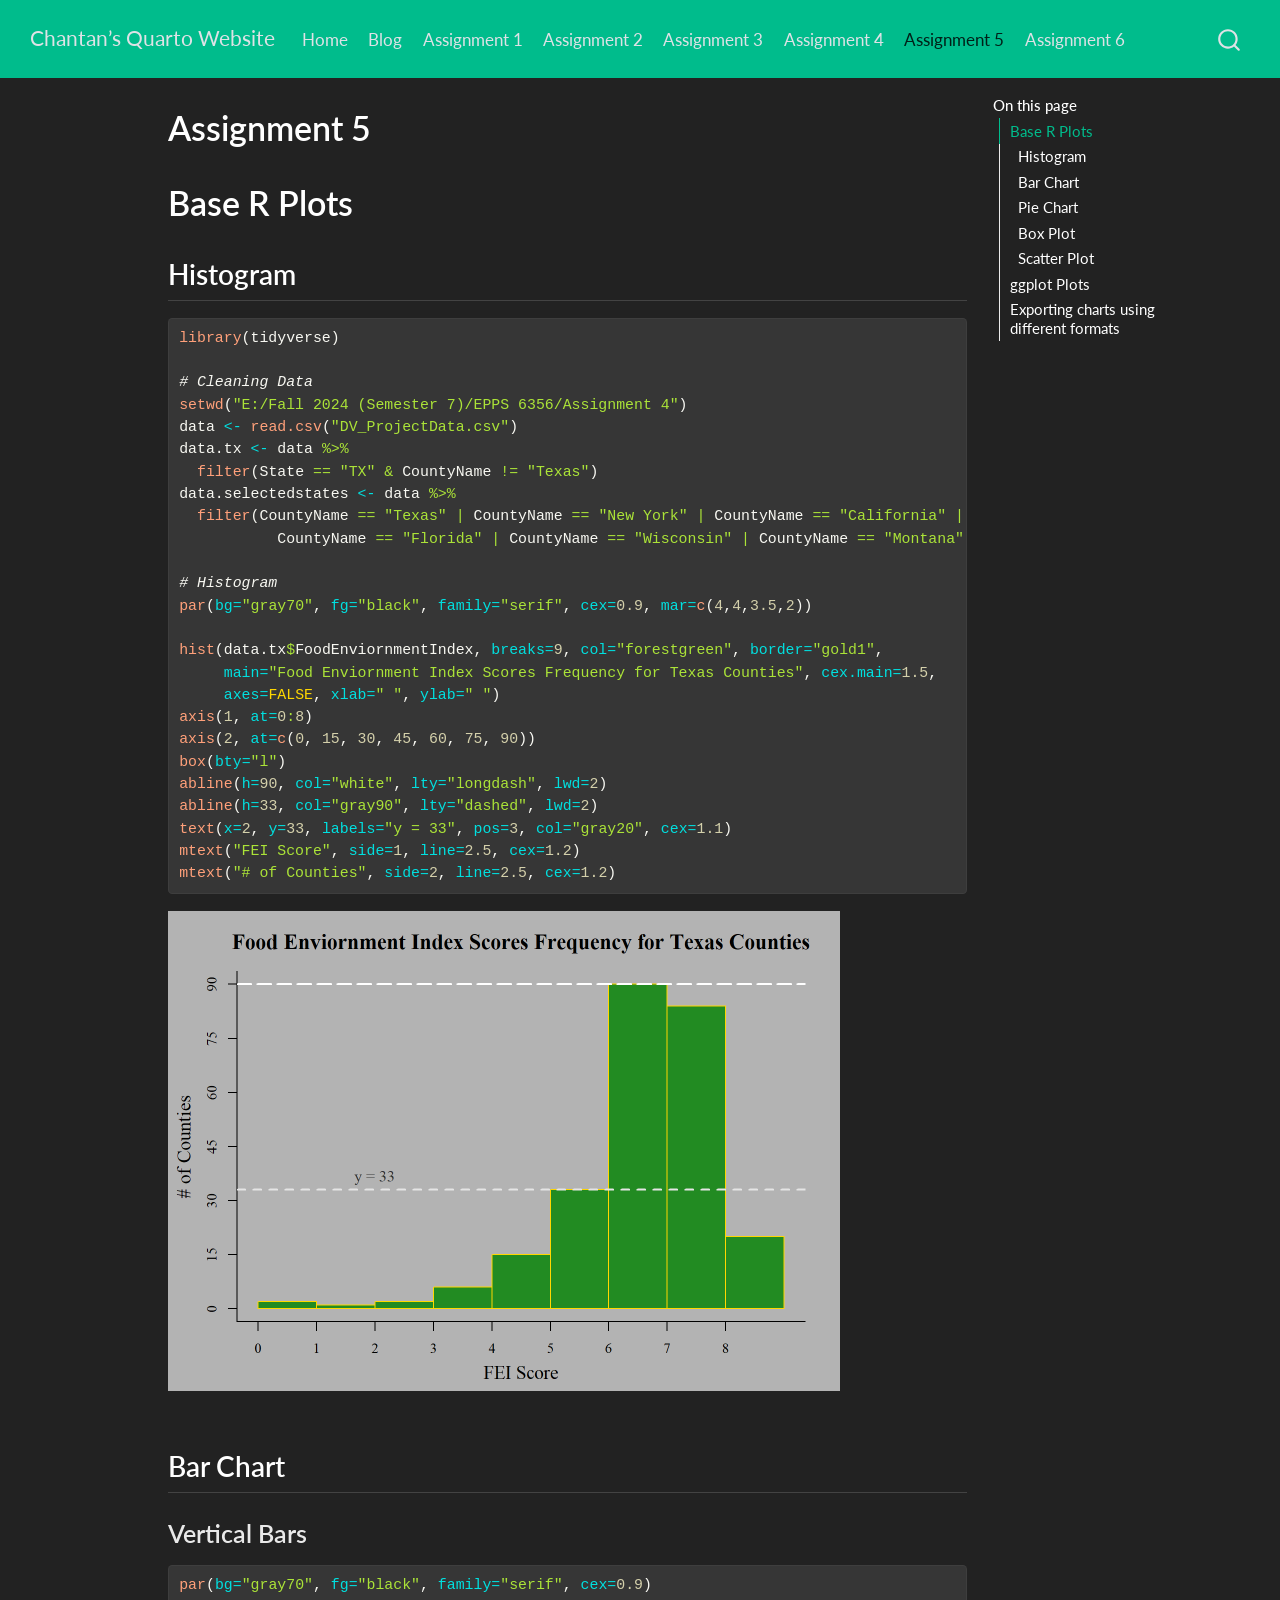
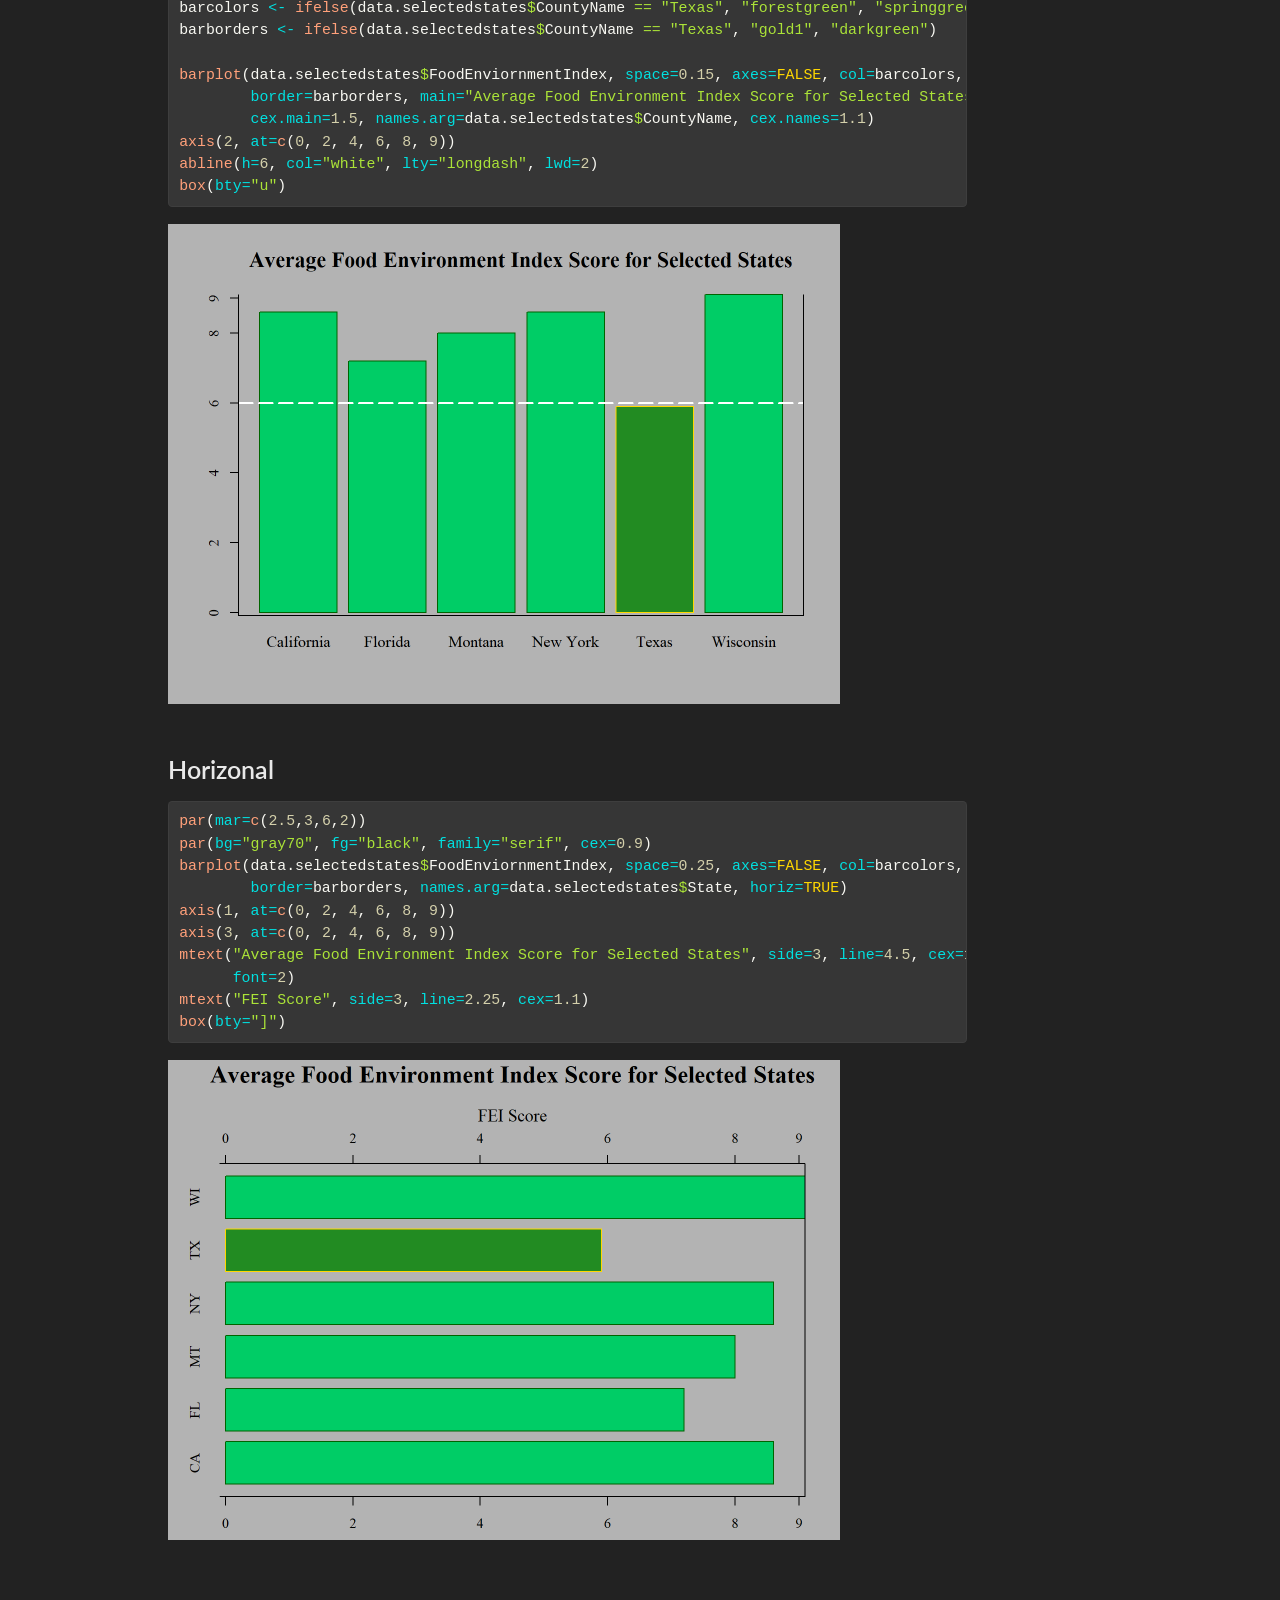
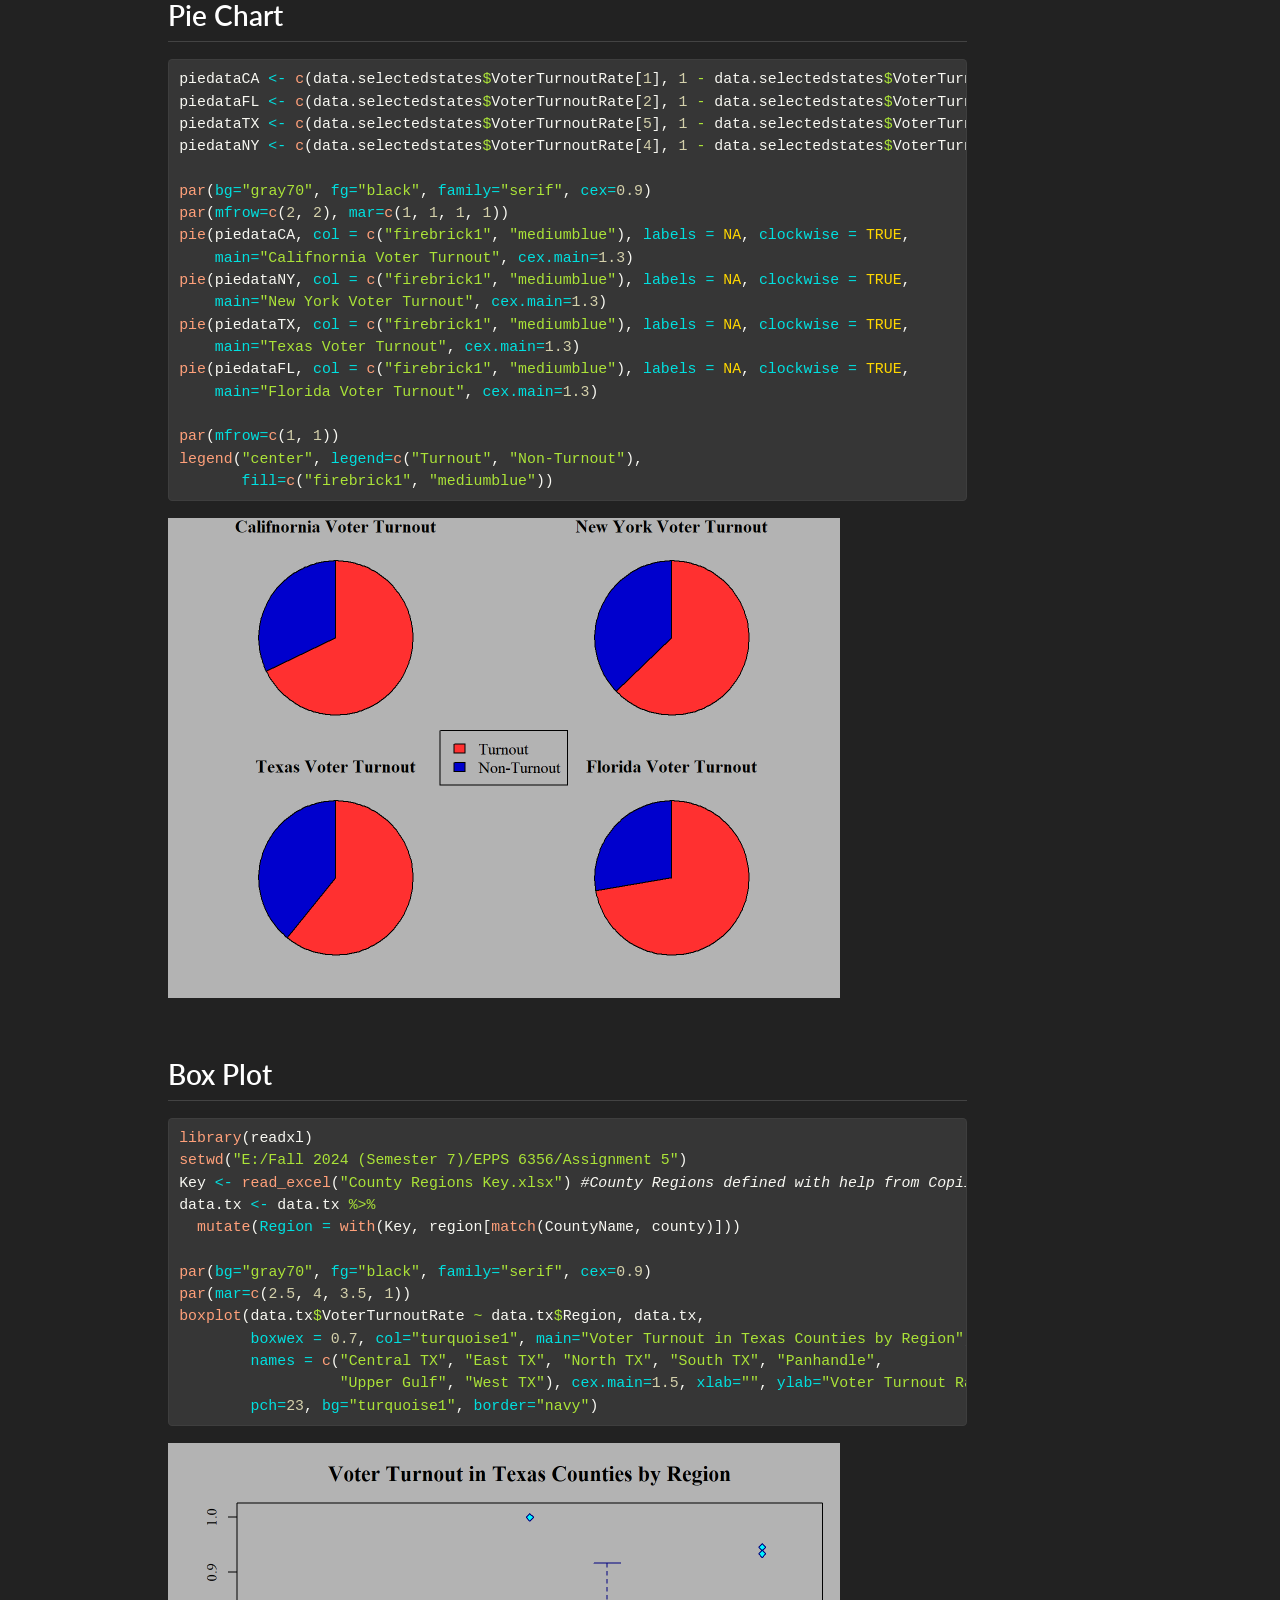
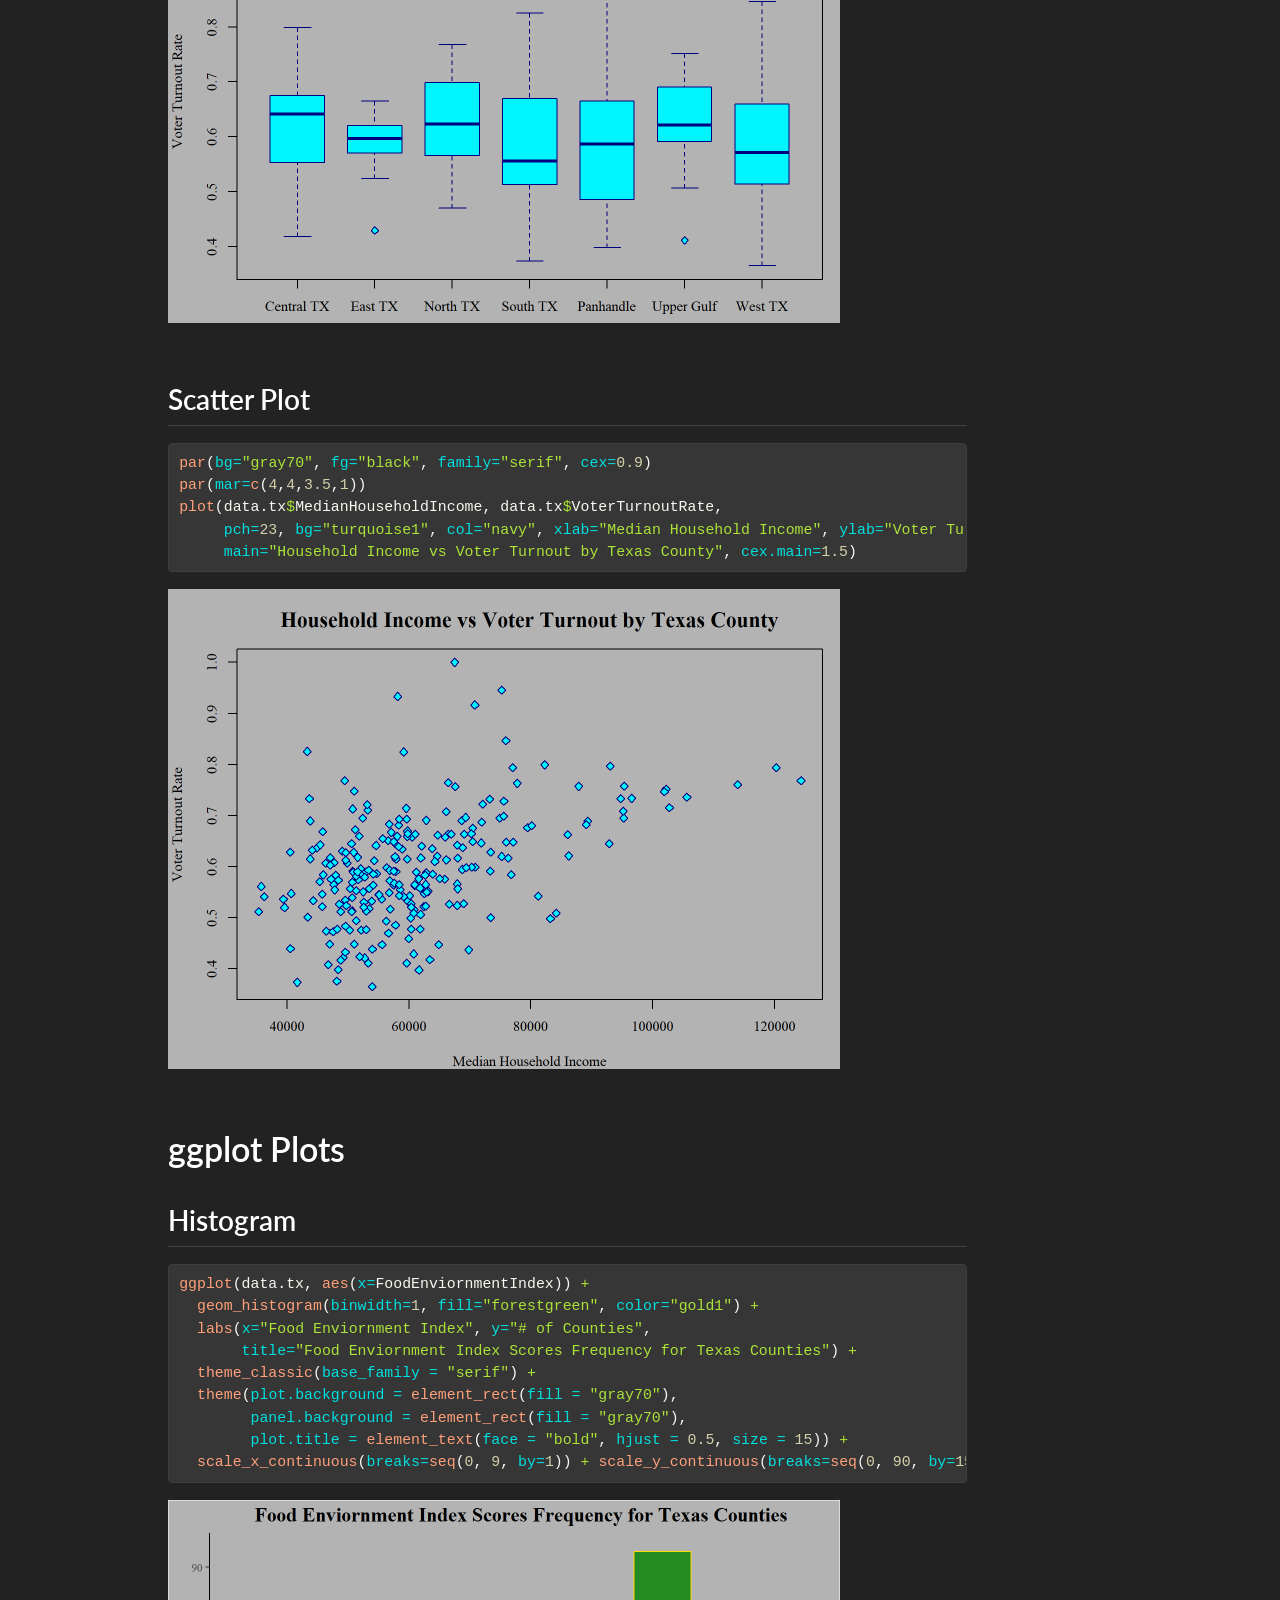
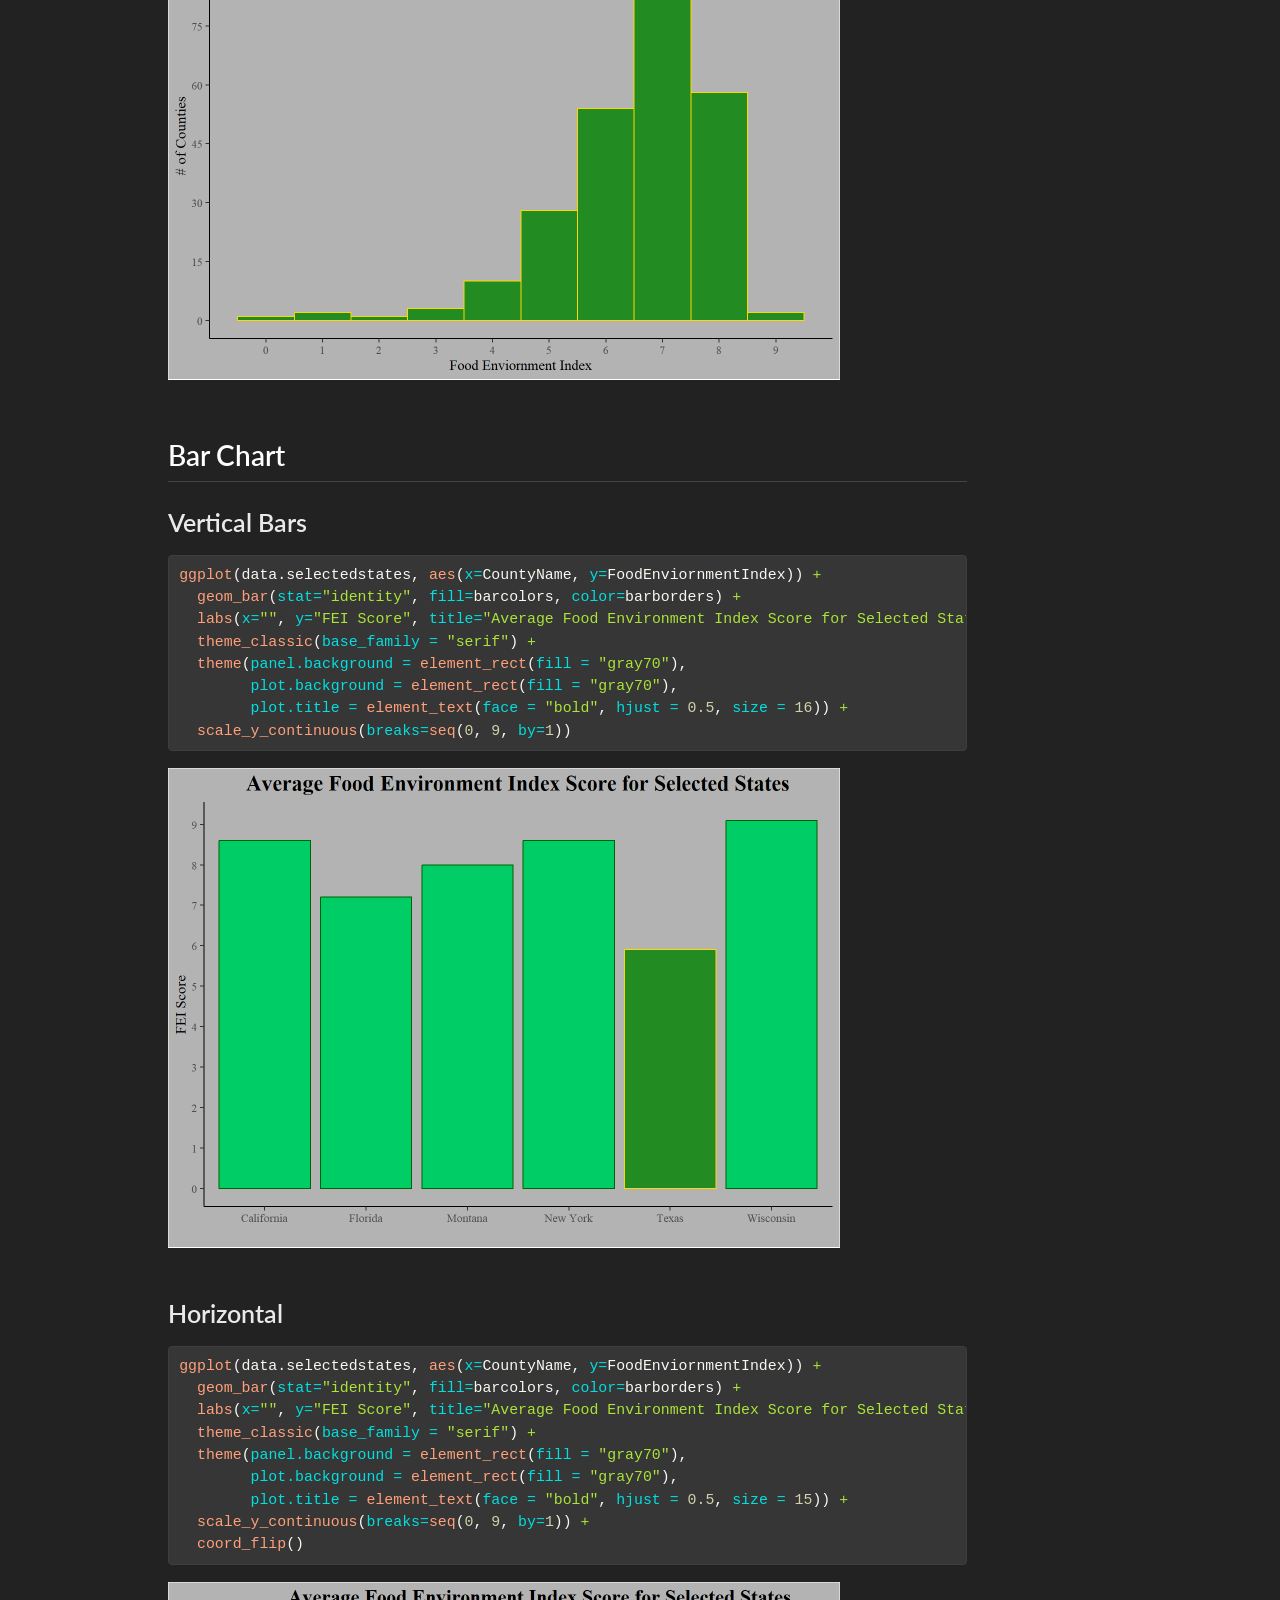
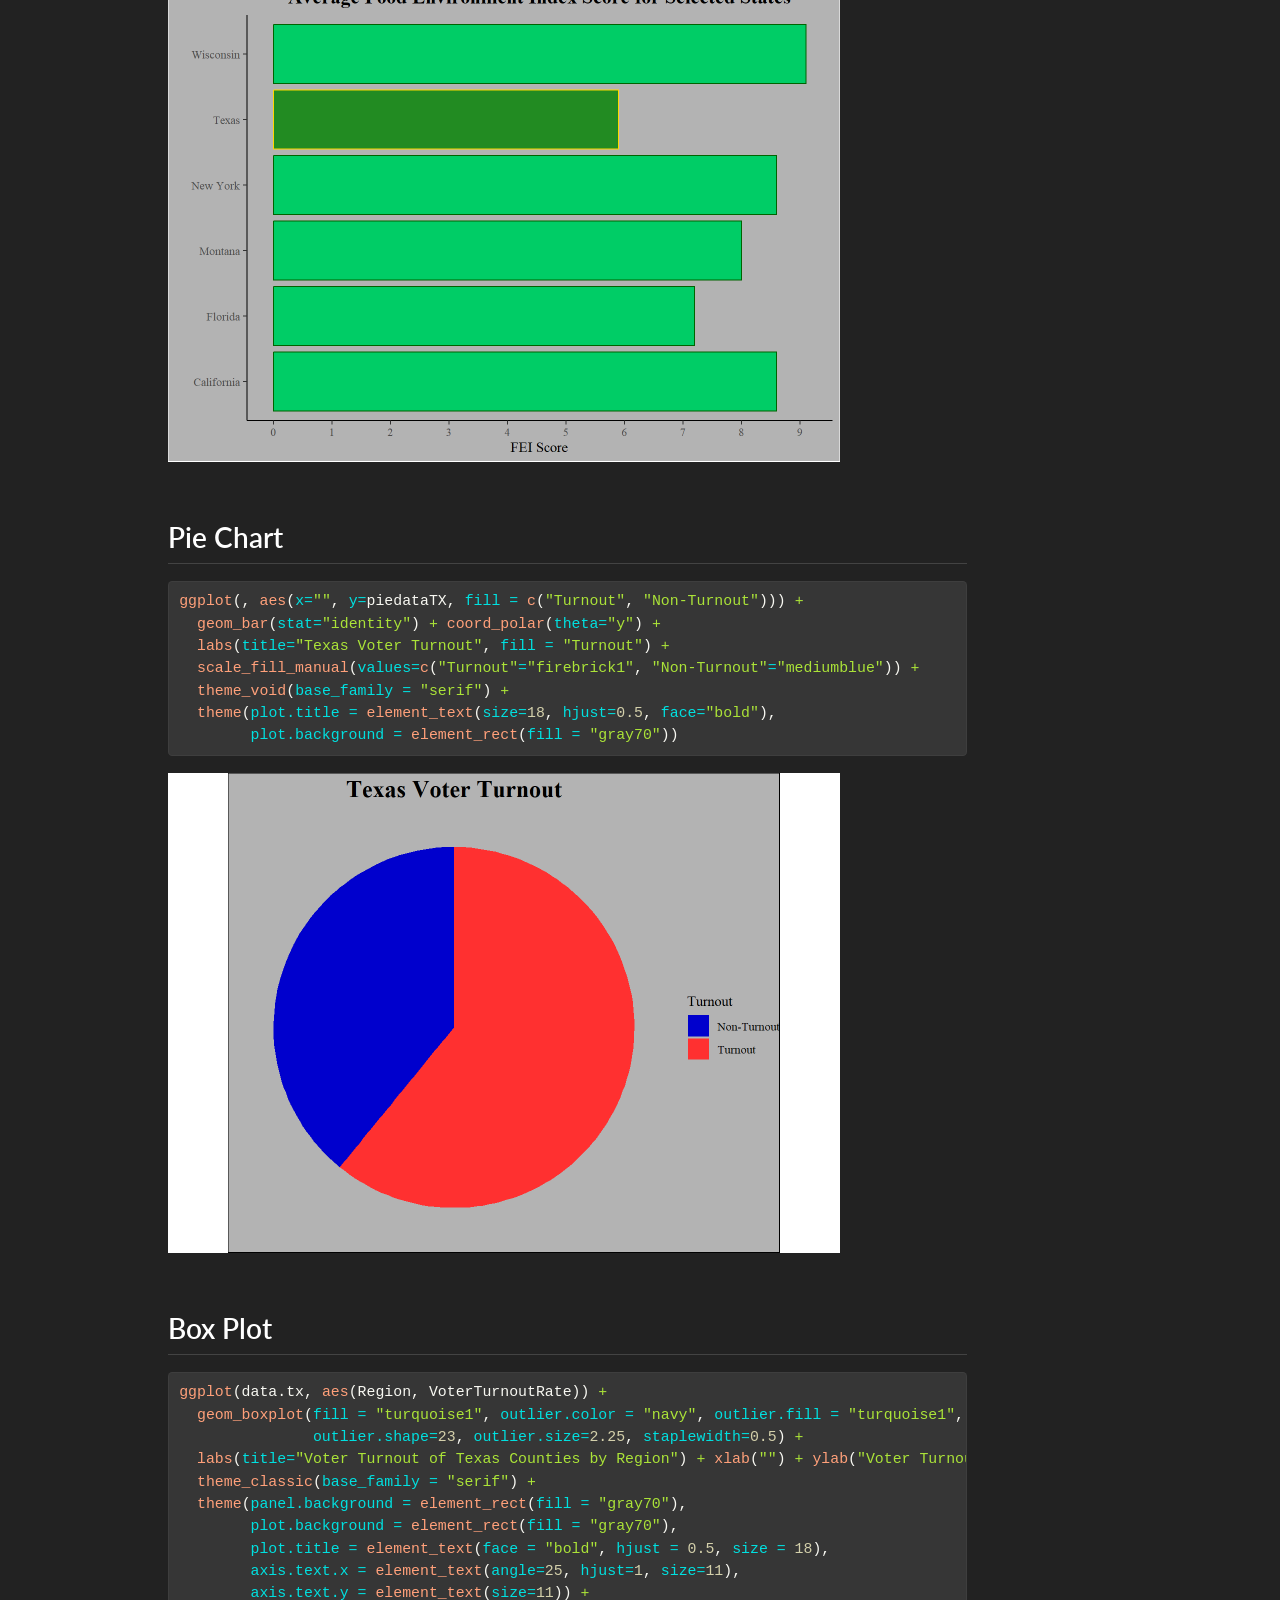
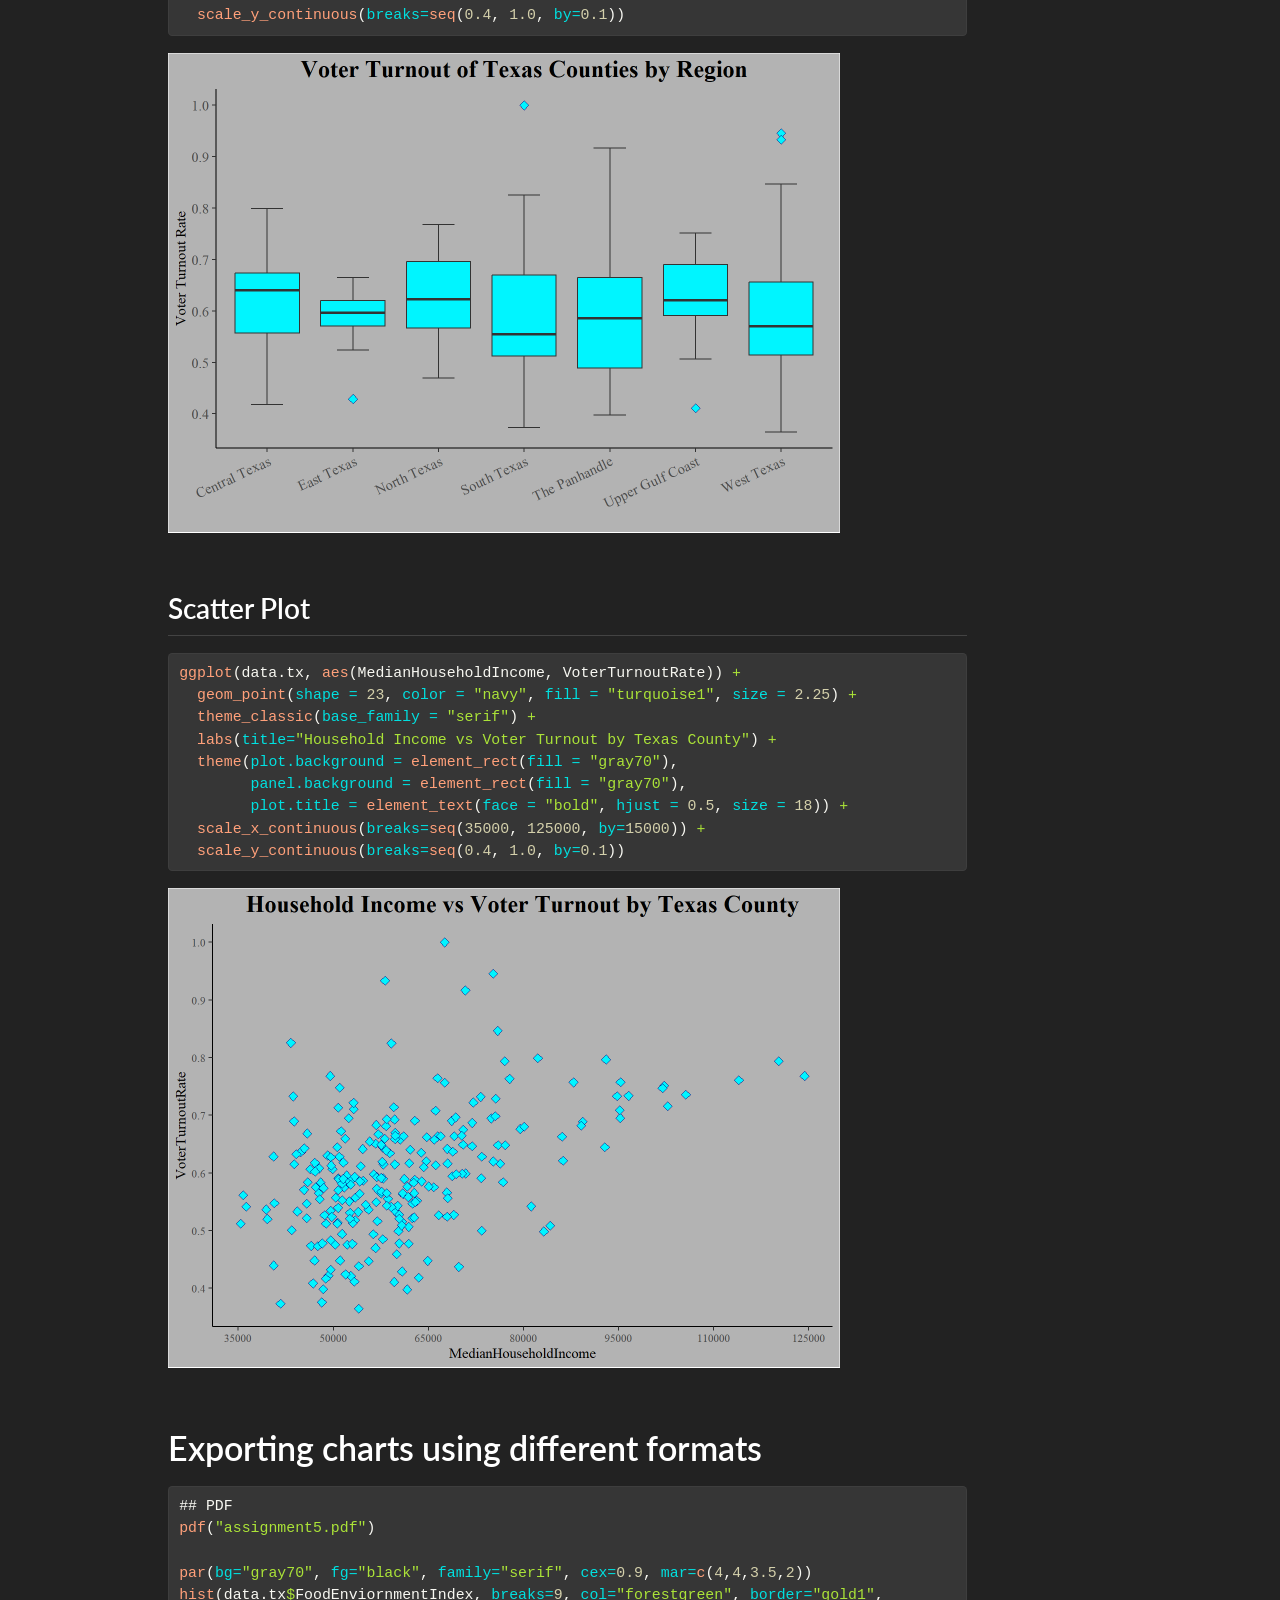
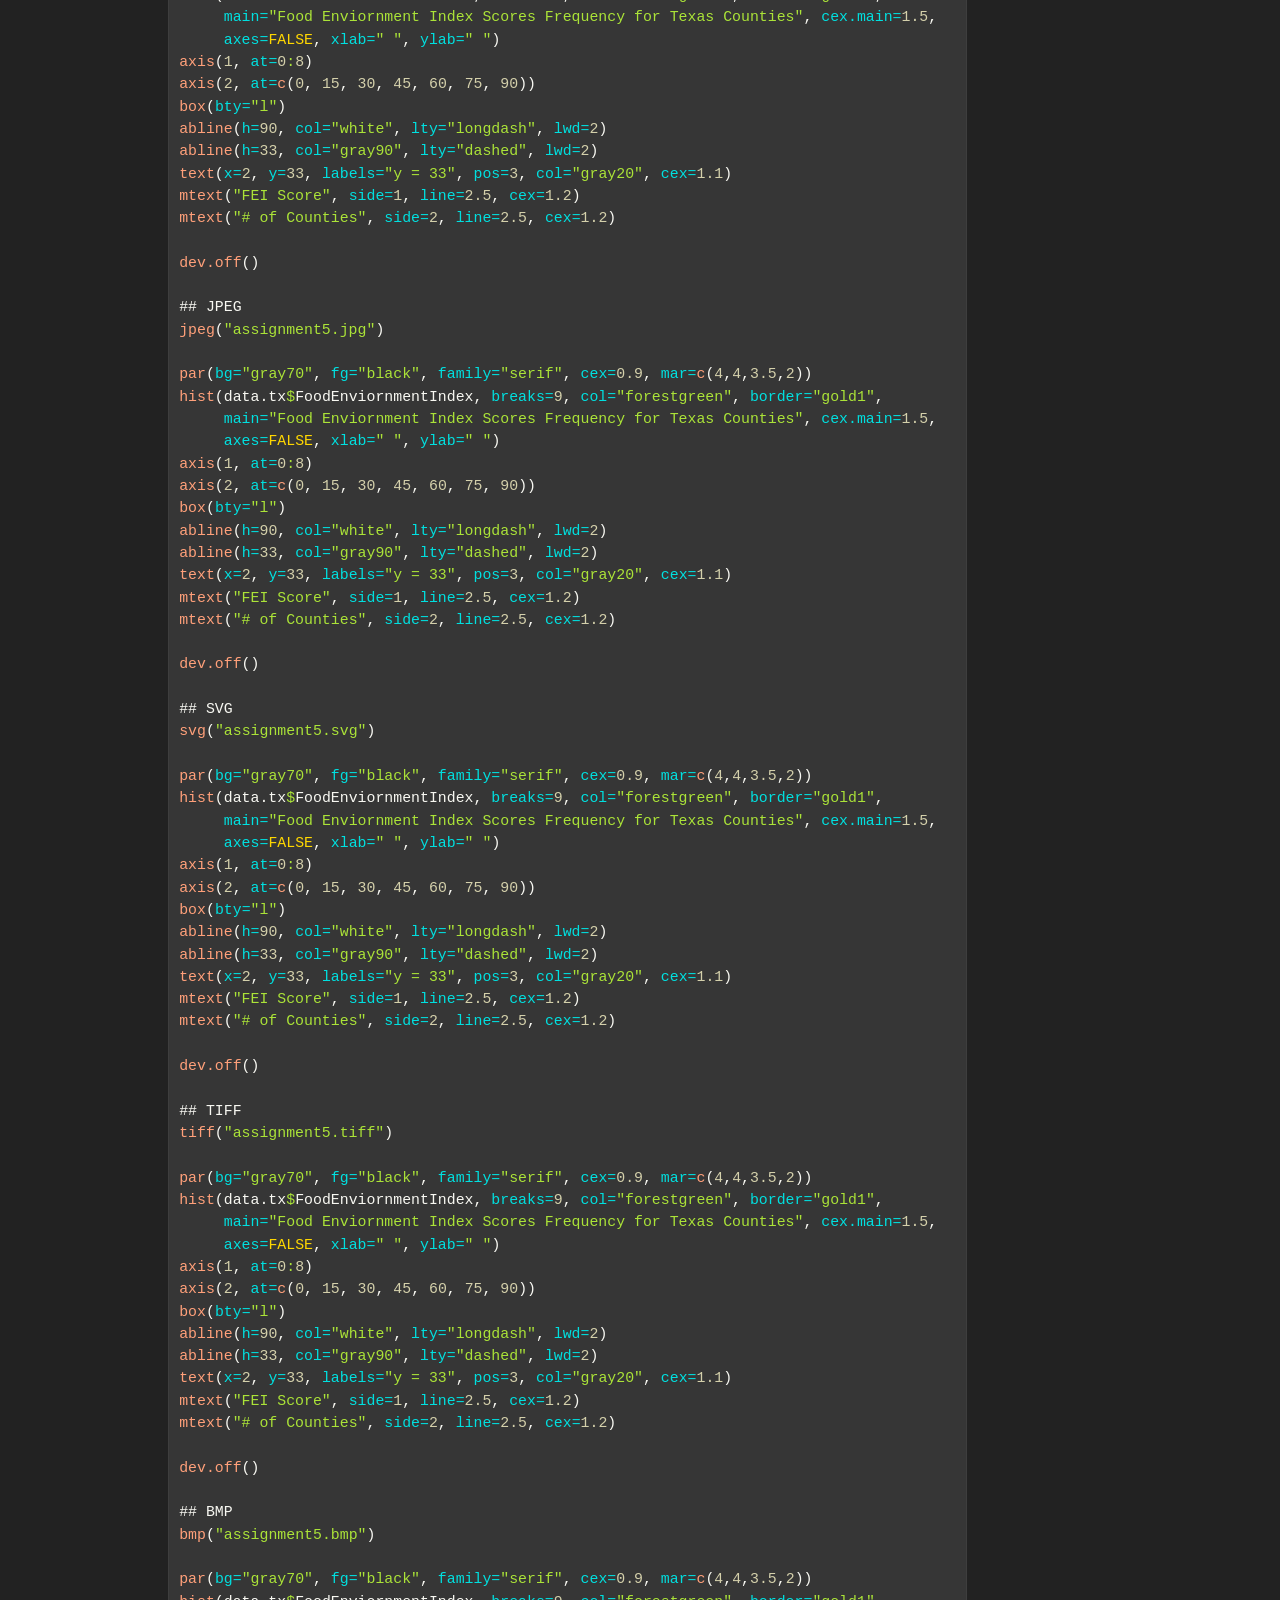
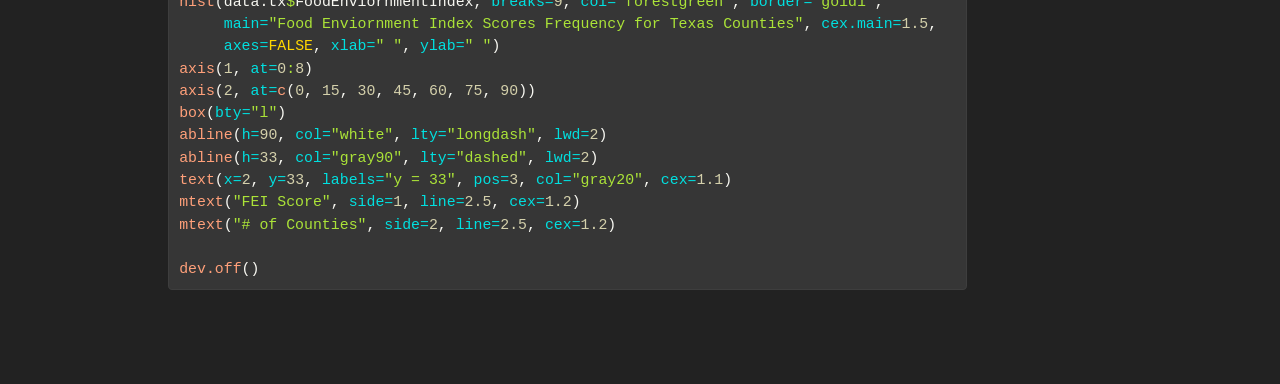
<file: assignment5.html>
<!DOCTYPE html>
<html xmlns="http://www.w3.org/1999/xhtml" lang="en" xml:lang="en"><head>

<meta charset="utf-8">
<meta name="generator" content="quarto-1.5.57">

<meta name="viewport" content="width=device-width, initial-scale=1.0, user-scalable=yes">


<title>Assignment 5 – Chantan’s Quarto Website</title>
<style>
code{white-space: pre-wrap;}
span.smallcaps{font-variant: small-caps;}
div.columns{display: flex; gap: min(4vw, 1.5em);}
div.column{flex: auto; overflow-x: auto;}
div.hanging-indent{margin-left: 1.5em; text-indent: -1.5em;}
ul.task-list{list-style: none;}
ul.task-list li input[type="checkbox"] {
  width: 0.8em;
  margin: 0 0.8em 0.2em -1em; /* quarto-specific, see https://github.com/quarto-dev/quarto-cli/issues/4556 */ 
  vertical-align: middle;
}
/* CSS for syntax highlighting */
pre > code.sourceCode { white-space: pre; position: relative; }
pre > code.sourceCode > span { line-height: 1.25; }
pre > code.sourceCode > span:empty { height: 1.2em; }
.sourceCode { overflow: visible; }
code.sourceCode > span { color: inherit; text-decoration: inherit; }
div.sourceCode { margin: 1em 0; }
pre.sourceCode { margin: 0; }
@media screen {
div.sourceCode { overflow: auto; }
}
@media print {
pre > code.sourceCode { white-space: pre-wrap; }
pre > code.sourceCode > span { display: inline-block; text-indent: -5em; padding-left: 5em; }
}
pre.numberSource code
  { counter-reset: source-line 0; }
pre.numberSource code > span
  { position: relative; left: -4em; counter-increment: source-line; }
pre.numberSource code > span > a:first-child::before
  { content: counter(source-line);
    position: relative; left: -1em; text-align: right; vertical-align: baseline;
    border: none; display: inline-block;
    -webkit-touch-callout: none; -webkit-user-select: none;
    -khtml-user-select: none; -moz-user-select: none;
    -ms-user-select: none; user-select: none;
    padding: 0 4px; width: 4em;
  }
pre.numberSource { margin-left: 3em;  padding-left: 4px; }
div.sourceCode
  {   }
@media screen {
pre > code.sourceCode > span > a:first-child::before { text-decoration: underline; }
}
</style>


<script src="site_libs/quarto-nav/quarto-nav.js"></script>
<script src="site_libs/quarto-nav/headroom.min.js"></script>
<script src="site_libs/clipboard/clipboard.min.js"></script>
<script src="site_libs/quarto-search/autocomplete.umd.js"></script>
<script src="site_libs/quarto-search/fuse.min.js"></script>
<script src="site_libs/quarto-search/quarto-search.js"></script>
<meta name="quarto:offset" content="./">
<script src="site_libs/quarto-html/quarto.js"></script>
<script src="site_libs/quarto-html/popper.min.js"></script>
<script src="site_libs/quarto-html/tippy.umd.min.js"></script>
<script src="site_libs/quarto-html/anchor.min.js"></script>
<link href="site_libs/quarto-html/tippy.css" rel="stylesheet">
<link href="site_libs/quarto-html/quarto-syntax-highlighting-dark.css" rel="stylesheet" id="quarto-text-highlighting-styles">
<script src="site_libs/bootstrap/bootstrap.min.js"></script>
<link href="site_libs/bootstrap/bootstrap-icons.css" rel="stylesheet">
<link href="site_libs/bootstrap/bootstrap.min.css" rel="stylesheet" id="quarto-bootstrap" data-mode="dark">
<script id="quarto-search-options" type="application/json">{
  "location": "navbar",
  "copy-button": false,
  "collapse-after": 3,
  "panel-placement": "end",
  "type": "overlay",
  "limit": 50,
  "keyboard-shortcut": [
    "f",
    "/",
    "s"
  ],
  "show-item-context": false,
  "language": {
    "search-no-results-text": "No results",
    "search-matching-documents-text": "matching documents",
    "search-copy-link-title": "Copy link to search",
    "search-hide-matches-text": "Hide additional matches",
    "search-more-match-text": "more match in this document",
    "search-more-matches-text": "more matches in this document",
    "search-clear-button-title": "Clear",
    "search-text-placeholder": "",
    "search-detached-cancel-button-title": "Cancel",
    "search-submit-button-title": "Submit",
    "search-label": "Search"
  }
}</script>


<link rel="stylesheet" href="styles.css">
</head>

<body class="nav-fixed">

<div id="quarto-search-results"></div>
  <header id="quarto-header" class="headroom fixed-top">
    <nav class="navbar navbar-expand-lg " data-bs-theme="dark">
      <div class="navbar-container container-fluid">
      <div class="navbar-brand-container mx-auto">
    <a class="navbar-brand" href="./index.html">
    <span class="navbar-title">Chantan’s Quarto Website</span>
    </a>
  </div>
            <div id="quarto-search" class="" title="Search"></div>
          <button class="navbar-toggler" type="button" data-bs-toggle="collapse" data-bs-target="#navbarCollapse" aria-controls="navbarCollapse" role="menu" aria-expanded="false" aria-label="Toggle navigation" onclick="if (window.quartoToggleHeadroom) { window.quartoToggleHeadroom(); }">
  <span class="navbar-toggler-icon"></span>
</button>
          <div class="collapse navbar-collapse" id="navbarCollapse">
            <ul class="navbar-nav navbar-nav-scroll me-auto">
  <li class="nav-item">
    <a class="nav-link" href="./index.html"> 
<span class="menu-text">Home</span></a>
  </li>  
  <li class="nav-item">
    <a class="nav-link" href="./blog.html"> 
<span class="menu-text">Blog</span></a>
  </li>  
  <li class="nav-item">
    <a class="nav-link" href="./assignment1.html"> 
<span class="menu-text">Assignment 1</span></a>
  </li>  
  <li class="nav-item">
    <a class="nav-link" href="./assignment2.html"> 
<span class="menu-text">Assignment 2</span></a>
  </li>  
  <li class="nav-item">
    <a class="nav-link" href="./assignment3.html"> 
<span class="menu-text">Assignment 3</span></a>
  </li>  
  <li class="nav-item">
    <a class="nav-link" href="./assignment4.html"> 
<span class="menu-text">Assignment 4</span></a>
  </li>  
  <li class="nav-item">
    <a class="nav-link active" href="./assignment5.html" aria-current="page"> 
<span class="menu-text">Assignment 5</span></a>
  </li>  
  <li class="nav-item">
    <a class="nav-link" href="./assignment6.html"> 
<span class="menu-text">Assignment 6</span></a>
  </li>  
</ul>
          </div> <!-- /navcollapse -->
            <div class="quarto-navbar-tools">
</div>
      </div> <!-- /container-fluid -->
    </nav>
</header>
<!-- content -->
<div id="quarto-content" class="quarto-container page-columns page-rows-contents page-layout-article page-navbar">
<!-- sidebar -->
<!-- margin-sidebar -->
    <div id="quarto-margin-sidebar" class="sidebar margin-sidebar">
        <nav id="TOC" role="doc-toc" class="toc-active">
    <h2 id="toc-title">On this page</h2>
   
  <ul>
  <li><a href="#base-r-plots" id="toc-base-r-plots" class="nav-link active" data-scroll-target="#base-r-plots">Base R Plots</a>
  <ul class="collapse">
  <li><a href="#histogram" id="toc-histogram" class="nav-link" data-scroll-target="#histogram">Histogram</a></li>
  <li><a href="#bar-chart" id="toc-bar-chart" class="nav-link" data-scroll-target="#bar-chart">Bar Chart</a>
  <ul class="collapse">
  <li><a href="#vertical-bars" id="toc-vertical-bars" class="nav-link" data-scroll-target="#vertical-bars">Vertical Bars</a></li>
  <li><a href="#horizonal" id="toc-horizonal" class="nav-link" data-scroll-target="#horizonal">Horizonal</a></li>
  </ul></li>
  <li><a href="#pie-chart" id="toc-pie-chart" class="nav-link" data-scroll-target="#pie-chart">Pie Chart</a></li>
  <li><a href="#box-plot" id="toc-box-plot" class="nav-link" data-scroll-target="#box-plot">Box Plot</a></li>
  <li><a href="#scatter-plot" id="toc-scatter-plot" class="nav-link" data-scroll-target="#scatter-plot">Scatter Plot</a></li>
  </ul></li>
  <li><a href="#ggplot-plots" id="toc-ggplot-plots" class="nav-link" data-scroll-target="#ggplot-plots">ggplot Plots</a>
  <ul class="collapse">
  <li><a href="#histogram-1" id="toc-histogram-1" class="nav-link" data-scroll-target="#histogram-1">Histogram</a></li>
  <li><a href="#bar-chart-1" id="toc-bar-chart-1" class="nav-link" data-scroll-target="#bar-chart-1">Bar Chart</a>
  <ul class="collapse">
  <li><a href="#vertical-bars-1" id="toc-vertical-bars-1" class="nav-link" data-scroll-target="#vertical-bars-1">Vertical Bars</a></li>
  <li><a href="#horizontal" id="toc-horizontal" class="nav-link" data-scroll-target="#horizontal">Horizontal</a></li>
  </ul></li>
  <li><a href="#pie-chart-1" id="toc-pie-chart-1" class="nav-link" data-scroll-target="#pie-chart-1">Pie Chart</a></li>
  <li><a href="#box-plot-1" id="toc-box-plot-1" class="nav-link" data-scroll-target="#box-plot-1">Box Plot</a></li>
  <li><a href="#scatter-plot-1" id="toc-scatter-plot-1" class="nav-link" data-scroll-target="#scatter-plot-1">Scatter Plot</a></li>
  </ul></li>
  <li><a href="#exporting-charts-using-different-formats" id="toc-exporting-charts-using-different-formats" class="nav-link" data-scroll-target="#exporting-charts-using-different-formats">Exporting charts using different formats</a></li>
  </ul>
</nav>
    </div>
<!-- main -->
<main class="content" id="quarto-document-content">

<header id="title-block-header" class="quarto-title-block default">
<div class="quarto-title">
<h1 class="title">Assignment 5</h1>
</div>



<div class="quarto-title-meta">

    
  
    
  </div>
  


</header>


<section id="base-r-plots" class="level1">
<h1>Base R Plots</h1>
<section id="histogram" class="level2">
<h2 class="anchored" data-anchor-id="histogram">Histogram</h2>
<div class="cell">
<div class="sourceCode cell-code" id="cb1"><pre class="sourceCode r code-with-copy"><code class="sourceCode r"><span id="cb1-1"><a href="#cb1-1" aria-hidden="true" tabindex="-1"></a><span class="fu">library</span>(tidyverse)</span>
<span id="cb1-2"><a href="#cb1-2" aria-hidden="true" tabindex="-1"></a></span>
<span id="cb1-3"><a href="#cb1-3" aria-hidden="true" tabindex="-1"></a><span class="co"># Cleaning Data</span></span>
<span id="cb1-4"><a href="#cb1-4" aria-hidden="true" tabindex="-1"></a><span class="fu">setwd</span>(<span class="st">"E:/Fall 2024 (Semester 7)/EPPS 6356/Assignment 4"</span>)</span>
<span id="cb1-5"><a href="#cb1-5" aria-hidden="true" tabindex="-1"></a>data <span class="ot">&lt;-</span> <span class="fu">read.csv</span>(<span class="st">"DV_ProjectData.csv"</span>)</span>
<span id="cb1-6"><a href="#cb1-6" aria-hidden="true" tabindex="-1"></a>data.tx <span class="ot">&lt;-</span> data <span class="sc">%&gt;%</span></span>
<span id="cb1-7"><a href="#cb1-7" aria-hidden="true" tabindex="-1"></a>  <span class="fu">filter</span>(State <span class="sc">==</span> <span class="st">"TX"</span> <span class="sc">&amp;</span> CountyName <span class="sc">!=</span> <span class="st">"Texas"</span>)</span>
<span id="cb1-8"><a href="#cb1-8" aria-hidden="true" tabindex="-1"></a>data.selectedstates <span class="ot">&lt;-</span> data <span class="sc">%&gt;%</span></span>
<span id="cb1-9"><a href="#cb1-9" aria-hidden="true" tabindex="-1"></a>  <span class="fu">filter</span>(CountyName <span class="sc">==</span> <span class="st">"Texas"</span> <span class="sc">|</span> CountyName <span class="sc">==</span> <span class="st">"New York"</span> <span class="sc">|</span> CountyName <span class="sc">==</span> <span class="st">"California"</span> <span class="sc">|</span></span>
<span id="cb1-10"><a href="#cb1-10" aria-hidden="true" tabindex="-1"></a>           CountyName <span class="sc">==</span> <span class="st">"Florida"</span> <span class="sc">|</span> CountyName <span class="sc">==</span> <span class="st">"Wisconsin"</span> <span class="sc">|</span> CountyName <span class="sc">==</span> <span class="st">"Montana"</span>)</span>
<span id="cb1-11"><a href="#cb1-11" aria-hidden="true" tabindex="-1"></a></span>
<span id="cb1-12"><a href="#cb1-12" aria-hidden="true" tabindex="-1"></a><span class="co"># Histogram</span></span>
<span id="cb1-13"><a href="#cb1-13" aria-hidden="true" tabindex="-1"></a><span class="fu">par</span>(<span class="at">bg=</span><span class="st">"gray70"</span>, <span class="at">fg=</span><span class="st">"black"</span>, <span class="at">family=</span><span class="st">"serif"</span>, <span class="at">cex=</span><span class="fl">0.9</span>, <span class="at">mar=</span><span class="fu">c</span>(<span class="dv">4</span>,<span class="dv">4</span>,<span class="fl">3.5</span>,<span class="dv">2</span>))</span>
<span id="cb1-14"><a href="#cb1-14" aria-hidden="true" tabindex="-1"></a></span>
<span id="cb1-15"><a href="#cb1-15" aria-hidden="true" tabindex="-1"></a><span class="fu">hist</span>(data.tx<span class="sc">$</span>FoodEnviornmentIndex, <span class="at">breaks=</span><span class="dv">9</span>, <span class="at">col=</span><span class="st">"forestgreen"</span>, <span class="at">border=</span><span class="st">"gold1"</span>,</span>
<span id="cb1-16"><a href="#cb1-16" aria-hidden="true" tabindex="-1"></a>     <span class="at">main=</span><span class="st">"Food Enviornment Index Scores Frequency for Texas Counties"</span>, <span class="at">cex.main=</span><span class="fl">1.5</span>,</span>
<span id="cb1-17"><a href="#cb1-17" aria-hidden="true" tabindex="-1"></a>     <span class="at">axes=</span><span class="cn">FALSE</span>, <span class="at">xlab=</span><span class="st">" "</span>, <span class="at">ylab=</span><span class="st">" "</span>)</span>
<span id="cb1-18"><a href="#cb1-18" aria-hidden="true" tabindex="-1"></a><span class="fu">axis</span>(<span class="dv">1</span>, <span class="at">at=</span><span class="dv">0</span><span class="sc">:</span><span class="dv">8</span>)</span>
<span id="cb1-19"><a href="#cb1-19" aria-hidden="true" tabindex="-1"></a><span class="fu">axis</span>(<span class="dv">2</span>, <span class="at">at=</span><span class="fu">c</span>(<span class="dv">0</span>, <span class="dv">15</span>, <span class="dv">30</span>, <span class="dv">45</span>, <span class="dv">60</span>, <span class="dv">75</span>, <span class="dv">90</span>))</span>
<span id="cb1-20"><a href="#cb1-20" aria-hidden="true" tabindex="-1"></a><span class="fu">box</span>(<span class="at">bty=</span><span class="st">"l"</span>)</span>
<span id="cb1-21"><a href="#cb1-21" aria-hidden="true" tabindex="-1"></a><span class="fu">abline</span>(<span class="at">h=</span><span class="dv">90</span>, <span class="at">col=</span><span class="st">"white"</span>, <span class="at">lty=</span><span class="st">"longdash"</span>, <span class="at">lwd=</span><span class="dv">2</span>)</span>
<span id="cb1-22"><a href="#cb1-22" aria-hidden="true" tabindex="-1"></a><span class="fu">abline</span>(<span class="at">h=</span><span class="dv">33</span>, <span class="at">col=</span><span class="st">"gray90"</span>, <span class="at">lty=</span><span class="st">"dashed"</span>, <span class="at">lwd=</span><span class="dv">2</span>)</span>
<span id="cb1-23"><a href="#cb1-23" aria-hidden="true" tabindex="-1"></a><span class="fu">text</span>(<span class="at">x=</span><span class="dv">2</span>, <span class="at">y=</span><span class="dv">33</span>, <span class="at">labels=</span><span class="st">"y = 33"</span>, <span class="at">pos=</span><span class="dv">3</span>, <span class="at">col=</span><span class="st">"gray20"</span>, <span class="at">cex=</span><span class="fl">1.1</span>)</span>
<span id="cb1-24"><a href="#cb1-24" aria-hidden="true" tabindex="-1"></a><span class="fu">mtext</span>(<span class="st">"FEI Score"</span>, <span class="at">side=</span><span class="dv">1</span>, <span class="at">line=</span><span class="fl">2.5</span>, <span class="at">cex=</span><span class="fl">1.2</span>)</span>
<span id="cb1-25"><a href="#cb1-25" aria-hidden="true" tabindex="-1"></a><span class="fu">mtext</span>(<span class="st">"# of Counties"</span>, <span class="at">side=</span><span class="dv">2</span>, <span class="at">line=</span><span class="fl">2.5</span>, <span class="at">cex=</span><span class="fl">1.2</span>)</span></code><button title="Copy to Clipboard" class="code-copy-button"><i class="bi"></i></button></pre></div>
<div class="cell-output-display">
<div>
<figure class="figure">
<p><img src="assignment5_files/figure-html/unnamed-chunk-1-1.png" class="img-fluid figure-img" width="672"></p>
</figure>
</div>
</div>
</div>
</section>
<section id="bar-chart" class="level2">
<h2 class="anchored" data-anchor-id="bar-chart">Bar Chart</h2>
<section id="vertical-bars" class="level3">
<h3 class="anchored" data-anchor-id="vertical-bars">Vertical Bars</h3>
<div class="cell">
<div class="sourceCode cell-code" id="cb2"><pre class="sourceCode r code-with-copy"><code class="sourceCode r"><span id="cb2-1"><a href="#cb2-1" aria-hidden="true" tabindex="-1"></a><span class="fu">par</span>(<span class="at">bg=</span><span class="st">"gray70"</span>, <span class="at">fg=</span><span class="st">"black"</span>, <span class="at">family=</span><span class="st">"serif"</span>, <span class="at">cex=</span><span class="fl">0.9</span>)</span>
<span id="cb2-2"><a href="#cb2-2" aria-hidden="true" tabindex="-1"></a>barcolors <span class="ot">&lt;-</span> <span class="fu">ifelse</span>(data.selectedstates<span class="sc">$</span>CountyName <span class="sc">==</span> <span class="st">"Texas"</span>, <span class="st">"forestgreen"</span>, <span class="st">"springgreen3"</span>)</span>
<span id="cb2-3"><a href="#cb2-3" aria-hidden="true" tabindex="-1"></a>barborders <span class="ot">&lt;-</span> <span class="fu">ifelse</span>(data.selectedstates<span class="sc">$</span>CountyName <span class="sc">==</span> <span class="st">"Texas"</span>, <span class="st">"gold1"</span>, <span class="st">"darkgreen"</span>)</span>
<span id="cb2-4"><a href="#cb2-4" aria-hidden="true" tabindex="-1"></a></span>
<span id="cb2-5"><a href="#cb2-5" aria-hidden="true" tabindex="-1"></a><span class="fu">barplot</span>(data.selectedstates<span class="sc">$</span>FoodEnviornmentIndex, <span class="at">space=</span><span class="fl">0.15</span>, <span class="at">axes=</span><span class="cn">FALSE</span>, <span class="at">col=</span>barcolors, </span>
<span id="cb2-6"><a href="#cb2-6" aria-hidden="true" tabindex="-1"></a>        <span class="at">border=</span>barborders, <span class="at">main=</span><span class="st">"Average Food Environment Index Score for Selected States"</span>,</span>
<span id="cb2-7"><a href="#cb2-7" aria-hidden="true" tabindex="-1"></a>        <span class="at">cex.main=</span><span class="fl">1.5</span>, <span class="at">names.arg=</span>data.selectedstates<span class="sc">$</span>CountyName, <span class="at">cex.names=</span><span class="fl">1.1</span>)</span>
<span id="cb2-8"><a href="#cb2-8" aria-hidden="true" tabindex="-1"></a><span class="fu">axis</span>(<span class="dv">2</span>, <span class="at">at=</span><span class="fu">c</span>(<span class="dv">0</span>, <span class="dv">2</span>, <span class="dv">4</span>, <span class="dv">6</span>, <span class="dv">8</span>, <span class="dv">9</span>))</span>
<span id="cb2-9"><a href="#cb2-9" aria-hidden="true" tabindex="-1"></a><span class="fu">abline</span>(<span class="at">h=</span><span class="dv">6</span>, <span class="at">col=</span><span class="st">"white"</span>, <span class="at">lty=</span><span class="st">"longdash"</span>, <span class="at">lwd=</span><span class="dv">2</span>)</span>
<span id="cb2-10"><a href="#cb2-10" aria-hidden="true" tabindex="-1"></a><span class="fu">box</span>(<span class="at">bty=</span><span class="st">"u"</span>)</span></code><button title="Copy to Clipboard" class="code-copy-button"><i class="bi"></i></button></pre></div>
<div class="cell-output-display">
<div>
<figure class="figure">
<p><img src="assignment5_files/figure-html/unnamed-chunk-2-1.png" class="img-fluid figure-img" width="672"></p>
</figure>
</div>
</div>
</div>
</section>
<section id="horizonal" class="level3">
<h3 class="anchored" data-anchor-id="horizonal">Horizonal</h3>
<div class="cell">
<div class="sourceCode cell-code" id="cb3"><pre class="sourceCode r code-with-copy"><code class="sourceCode r"><span id="cb3-1"><a href="#cb3-1" aria-hidden="true" tabindex="-1"></a><span class="fu">par</span>(<span class="at">mar=</span><span class="fu">c</span>(<span class="fl">2.5</span>,<span class="dv">3</span>,<span class="dv">6</span>,<span class="dv">2</span>))</span>
<span id="cb3-2"><a href="#cb3-2" aria-hidden="true" tabindex="-1"></a><span class="fu">par</span>(<span class="at">bg=</span><span class="st">"gray70"</span>, <span class="at">fg=</span><span class="st">"black"</span>, <span class="at">family=</span><span class="st">"serif"</span>, <span class="at">cex=</span><span class="fl">0.9</span>)</span>
<span id="cb3-3"><a href="#cb3-3" aria-hidden="true" tabindex="-1"></a><span class="fu">barplot</span>(data.selectedstates<span class="sc">$</span>FoodEnviornmentIndex, <span class="at">space=</span><span class="fl">0.25</span>, <span class="at">axes=</span><span class="cn">FALSE</span>, <span class="at">col=</span>barcolors, </span>
<span id="cb3-4"><a href="#cb3-4" aria-hidden="true" tabindex="-1"></a>        <span class="at">border=</span>barborders, <span class="at">names.arg=</span>data.selectedstates<span class="sc">$</span>State, <span class="at">horiz=</span><span class="cn">TRUE</span>)</span>
<span id="cb3-5"><a href="#cb3-5" aria-hidden="true" tabindex="-1"></a><span class="fu">axis</span>(<span class="dv">1</span>, <span class="at">at=</span><span class="fu">c</span>(<span class="dv">0</span>, <span class="dv">2</span>, <span class="dv">4</span>, <span class="dv">6</span>, <span class="dv">8</span>, <span class="dv">9</span>))</span>
<span id="cb3-6"><a href="#cb3-6" aria-hidden="true" tabindex="-1"></a><span class="fu">axis</span>(<span class="dv">3</span>, <span class="at">at=</span><span class="fu">c</span>(<span class="dv">0</span>, <span class="dv">2</span>, <span class="dv">4</span>, <span class="dv">6</span>, <span class="dv">8</span>, <span class="dv">9</span>))</span>
<span id="cb3-7"><a href="#cb3-7" aria-hidden="true" tabindex="-1"></a><span class="fu">mtext</span>(<span class="st">"Average Food Environment Index Score for Selected States"</span>, <span class="at">side=</span><span class="dv">3</span>, <span class="at">line=</span><span class="fl">4.5</span>, <span class="at">cex=</span><span class="fl">1.5</span>,</span>
<span id="cb3-8"><a href="#cb3-8" aria-hidden="true" tabindex="-1"></a>      <span class="at">font=</span><span class="dv">2</span>)</span>
<span id="cb3-9"><a href="#cb3-9" aria-hidden="true" tabindex="-1"></a><span class="fu">mtext</span>(<span class="st">"FEI Score"</span>, <span class="at">side=</span><span class="dv">3</span>, <span class="at">line=</span><span class="fl">2.25</span>, <span class="at">cex=</span><span class="fl">1.1</span>)</span>
<span id="cb3-10"><a href="#cb3-10" aria-hidden="true" tabindex="-1"></a><span class="fu">box</span>(<span class="at">bty=</span><span class="st">"]"</span>)</span></code><button title="Copy to Clipboard" class="code-copy-button"><i class="bi"></i></button></pre></div>
<div class="cell-output-display">
<div>
<figure class="figure">
<p><img src="assignment5_files/figure-html/unnamed-chunk-3-1.png" class="img-fluid figure-img" width="672"></p>
</figure>
</div>
</div>
</div>
</section>
</section>
<section id="pie-chart" class="level2">
<h2 class="anchored" data-anchor-id="pie-chart">Pie Chart</h2>
<div class="cell">
<div class="sourceCode cell-code" id="cb4"><pre class="sourceCode r code-with-copy"><code class="sourceCode r"><span id="cb4-1"><a href="#cb4-1" aria-hidden="true" tabindex="-1"></a>piedataCA <span class="ot">&lt;-</span> <span class="fu">c</span>(data.selectedstates<span class="sc">$</span>VoterTurnoutRate[<span class="dv">1</span>], <span class="dv">1</span> <span class="sc">-</span> data.selectedstates<span class="sc">$</span>VoterTurnoutRate[<span class="dv">1</span>])</span>
<span id="cb4-2"><a href="#cb4-2" aria-hidden="true" tabindex="-1"></a>piedataFL <span class="ot">&lt;-</span> <span class="fu">c</span>(data.selectedstates<span class="sc">$</span>VoterTurnoutRate[<span class="dv">2</span>], <span class="dv">1</span> <span class="sc">-</span> data.selectedstates<span class="sc">$</span>VoterTurnoutRate[<span class="dv">2</span>])</span>
<span id="cb4-3"><a href="#cb4-3" aria-hidden="true" tabindex="-1"></a>piedataTX <span class="ot">&lt;-</span> <span class="fu">c</span>(data.selectedstates<span class="sc">$</span>VoterTurnoutRate[<span class="dv">5</span>], <span class="dv">1</span> <span class="sc">-</span> data.selectedstates<span class="sc">$</span>VoterTurnoutRate[<span class="dv">5</span>])</span>
<span id="cb4-4"><a href="#cb4-4" aria-hidden="true" tabindex="-1"></a>piedataNY <span class="ot">&lt;-</span> <span class="fu">c</span>(data.selectedstates<span class="sc">$</span>VoterTurnoutRate[<span class="dv">4</span>], <span class="dv">1</span> <span class="sc">-</span> data.selectedstates<span class="sc">$</span>VoterTurnoutRate[<span class="dv">4</span>])</span>
<span id="cb4-5"><a href="#cb4-5" aria-hidden="true" tabindex="-1"></a></span>
<span id="cb4-6"><a href="#cb4-6" aria-hidden="true" tabindex="-1"></a><span class="fu">par</span>(<span class="at">bg=</span><span class="st">"gray70"</span>, <span class="at">fg=</span><span class="st">"black"</span>, <span class="at">family=</span><span class="st">"serif"</span>, <span class="at">cex=</span><span class="fl">0.9</span>)</span>
<span id="cb4-7"><a href="#cb4-7" aria-hidden="true" tabindex="-1"></a><span class="fu">par</span>(<span class="at">mfrow=</span><span class="fu">c</span>(<span class="dv">2</span>, <span class="dv">2</span>), <span class="at">mar=</span><span class="fu">c</span>(<span class="dv">1</span>, <span class="dv">1</span>, <span class="dv">1</span>, <span class="dv">1</span>))</span>
<span id="cb4-8"><a href="#cb4-8" aria-hidden="true" tabindex="-1"></a><span class="fu">pie</span>(piedataCA, <span class="at">col =</span> <span class="fu">c</span>(<span class="st">"firebrick1"</span>, <span class="st">"mediumblue"</span>), <span class="at">labels =</span> <span class="cn">NA</span>, <span class="at">clockwise =</span> <span class="cn">TRUE</span>,</span>
<span id="cb4-9"><a href="#cb4-9" aria-hidden="true" tabindex="-1"></a>    <span class="at">main=</span><span class="st">"Califnornia Voter Turnout"</span>, <span class="at">cex.main=</span><span class="fl">1.3</span>)</span>
<span id="cb4-10"><a href="#cb4-10" aria-hidden="true" tabindex="-1"></a><span class="fu">pie</span>(piedataNY, <span class="at">col =</span> <span class="fu">c</span>(<span class="st">"firebrick1"</span>, <span class="st">"mediumblue"</span>), <span class="at">labels =</span> <span class="cn">NA</span>, <span class="at">clockwise =</span> <span class="cn">TRUE</span>,</span>
<span id="cb4-11"><a href="#cb4-11" aria-hidden="true" tabindex="-1"></a>    <span class="at">main=</span><span class="st">"New York Voter Turnout"</span>, <span class="at">cex.main=</span><span class="fl">1.3</span>)</span>
<span id="cb4-12"><a href="#cb4-12" aria-hidden="true" tabindex="-1"></a><span class="fu">pie</span>(piedataTX, <span class="at">col =</span> <span class="fu">c</span>(<span class="st">"firebrick1"</span>, <span class="st">"mediumblue"</span>), <span class="at">labels =</span> <span class="cn">NA</span>, <span class="at">clockwise =</span> <span class="cn">TRUE</span>,</span>
<span id="cb4-13"><a href="#cb4-13" aria-hidden="true" tabindex="-1"></a>    <span class="at">main=</span><span class="st">"Texas Voter Turnout"</span>, <span class="at">cex.main=</span><span class="fl">1.3</span>)</span>
<span id="cb4-14"><a href="#cb4-14" aria-hidden="true" tabindex="-1"></a><span class="fu">pie</span>(piedataFL, <span class="at">col =</span> <span class="fu">c</span>(<span class="st">"firebrick1"</span>, <span class="st">"mediumblue"</span>), <span class="at">labels =</span> <span class="cn">NA</span>, <span class="at">clockwise =</span> <span class="cn">TRUE</span>,</span>
<span id="cb4-15"><a href="#cb4-15" aria-hidden="true" tabindex="-1"></a>    <span class="at">main=</span><span class="st">"Florida Voter Turnout"</span>, <span class="at">cex.main=</span><span class="fl">1.3</span>)</span>
<span id="cb4-16"><a href="#cb4-16" aria-hidden="true" tabindex="-1"></a></span>
<span id="cb4-17"><a href="#cb4-17" aria-hidden="true" tabindex="-1"></a><span class="fu">par</span>(<span class="at">mfrow=</span><span class="fu">c</span>(<span class="dv">1</span>, <span class="dv">1</span>))</span>
<span id="cb4-18"><a href="#cb4-18" aria-hidden="true" tabindex="-1"></a><span class="fu">legend</span>(<span class="st">"center"</span>, <span class="at">legend=</span><span class="fu">c</span>(<span class="st">"Turnout"</span>, <span class="st">"Non-Turnout"</span>), </span>
<span id="cb4-19"><a href="#cb4-19" aria-hidden="true" tabindex="-1"></a>       <span class="at">fill=</span><span class="fu">c</span>(<span class="st">"firebrick1"</span>, <span class="st">"mediumblue"</span>))</span></code><button title="Copy to Clipboard" class="code-copy-button"><i class="bi"></i></button></pre></div>
<div class="cell-output-display">
<div>
<figure class="figure">
<p><img src="assignment5_files/figure-html/unnamed-chunk-4-1.png" class="img-fluid figure-img" width="672"></p>
</figure>
</div>
</div>
</div>
</section>
<section id="box-plot" class="level2">
<h2 class="anchored" data-anchor-id="box-plot">Box Plot</h2>
<div class="cell">
<div class="sourceCode cell-code" id="cb5"><pre class="sourceCode r code-with-copy"><code class="sourceCode r"><span id="cb5-1"><a href="#cb5-1" aria-hidden="true" tabindex="-1"></a><span class="fu">library</span>(readxl)</span>
<span id="cb5-2"><a href="#cb5-2" aria-hidden="true" tabindex="-1"></a><span class="fu">setwd</span>(<span class="st">"E:/Fall 2024 (Semester 7)/EPPS 6356/Assignment 5"</span>)</span>
<span id="cb5-3"><a href="#cb5-3" aria-hidden="true" tabindex="-1"></a>Key <span class="ot">&lt;-</span> <span class="fu">read_excel</span>(<span class="st">"County Regions Key.xlsx"</span>) <span class="co">#County Regions defined with help from Copilot AI</span></span>
<span id="cb5-4"><a href="#cb5-4" aria-hidden="true" tabindex="-1"></a>data.tx <span class="ot">&lt;-</span> data.tx <span class="sc">%&gt;%</span></span>
<span id="cb5-5"><a href="#cb5-5" aria-hidden="true" tabindex="-1"></a>  <span class="fu">mutate</span>(<span class="at">Region =</span> <span class="fu">with</span>(Key, region[<span class="fu">match</span>(CountyName, county)]))</span>
<span id="cb5-6"><a href="#cb5-6" aria-hidden="true" tabindex="-1"></a></span>
<span id="cb5-7"><a href="#cb5-7" aria-hidden="true" tabindex="-1"></a><span class="fu">par</span>(<span class="at">bg=</span><span class="st">"gray70"</span>, <span class="at">fg=</span><span class="st">"black"</span>, <span class="at">family=</span><span class="st">"serif"</span>, <span class="at">cex=</span><span class="fl">0.9</span>)</span>
<span id="cb5-8"><a href="#cb5-8" aria-hidden="true" tabindex="-1"></a><span class="fu">par</span>(<span class="at">mar=</span><span class="fu">c</span>(<span class="fl">2.5</span>, <span class="dv">4</span>, <span class="fl">3.5</span>, <span class="dv">1</span>))</span>
<span id="cb5-9"><a href="#cb5-9" aria-hidden="true" tabindex="-1"></a><span class="fu">boxplot</span>(data.tx<span class="sc">$</span>VoterTurnoutRate <span class="sc">~</span> data.tx<span class="sc">$</span>Region, data.tx,</span>
<span id="cb5-10"><a href="#cb5-10" aria-hidden="true" tabindex="-1"></a>        <span class="at">boxwex =</span> <span class="fl">0.7</span>, <span class="at">col=</span><span class="st">"turquoise1"</span>, <span class="at">main=</span><span class="st">"Voter Turnout in Texas Counties by Region"</span>, </span>
<span id="cb5-11"><a href="#cb5-11" aria-hidden="true" tabindex="-1"></a>        <span class="at">names =</span> <span class="fu">c</span>(<span class="st">"Central TX"</span>, <span class="st">"East TX"</span>, <span class="st">"North TX"</span>, <span class="st">"South TX"</span>, <span class="st">"Panhandle"</span>, </span>
<span id="cb5-12"><a href="#cb5-12" aria-hidden="true" tabindex="-1"></a>                  <span class="st">"Upper Gulf"</span>, <span class="st">"West TX"</span>), <span class="at">cex.main=</span><span class="fl">1.5</span>, <span class="at">xlab=</span><span class="st">""</span>, <span class="at">ylab=</span><span class="st">"Voter Turnout Rate"</span>, </span>
<span id="cb5-13"><a href="#cb5-13" aria-hidden="true" tabindex="-1"></a>        <span class="at">pch=</span><span class="dv">23</span>, <span class="at">bg=</span><span class="st">"turquoise1"</span>, <span class="at">border=</span><span class="st">"navy"</span>)</span></code><button title="Copy to Clipboard" class="code-copy-button"><i class="bi"></i></button></pre></div>
<div class="cell-output-display">
<div>
<figure class="figure">
<p><img src="assignment5_files/figure-html/unnamed-chunk-5-1.png" class="img-fluid figure-img" width="672"></p>
</figure>
</div>
</div>
</div>
</section>
<section id="scatter-plot" class="level2">
<h2 class="anchored" data-anchor-id="scatter-plot">Scatter Plot</h2>
<div class="cell">
<div class="sourceCode cell-code" id="cb6"><pre class="sourceCode r code-with-copy"><code class="sourceCode r"><span id="cb6-1"><a href="#cb6-1" aria-hidden="true" tabindex="-1"></a><span class="fu">par</span>(<span class="at">bg=</span><span class="st">"gray70"</span>, <span class="at">fg=</span><span class="st">"black"</span>, <span class="at">family=</span><span class="st">"serif"</span>, <span class="at">cex=</span><span class="fl">0.9</span>)</span>
<span id="cb6-2"><a href="#cb6-2" aria-hidden="true" tabindex="-1"></a><span class="fu">par</span>(<span class="at">mar=</span><span class="fu">c</span>(<span class="dv">4</span>,<span class="dv">4</span>,<span class="fl">3.5</span>,<span class="dv">1</span>))</span>
<span id="cb6-3"><a href="#cb6-3" aria-hidden="true" tabindex="-1"></a><span class="fu">plot</span>(data.tx<span class="sc">$</span>MedianHouseholdIncome, data.tx<span class="sc">$</span>VoterTurnoutRate, </span>
<span id="cb6-4"><a href="#cb6-4" aria-hidden="true" tabindex="-1"></a>     <span class="at">pch=</span><span class="dv">23</span>, <span class="at">bg=</span><span class="st">"turquoise1"</span>, <span class="at">col=</span><span class="st">"navy"</span>, <span class="at">xlab=</span><span class="st">"Median Household Income"</span>, <span class="at">ylab=</span><span class="st">"Voter Turnout Rate"</span>,</span>
<span id="cb6-5"><a href="#cb6-5" aria-hidden="true" tabindex="-1"></a>     <span class="at">main=</span><span class="st">"Household Income vs Voter Turnout by Texas County"</span>, <span class="at">cex.main=</span><span class="fl">1.5</span>)</span></code><button title="Copy to Clipboard" class="code-copy-button"><i class="bi"></i></button></pre></div>
<div class="cell-output-display">
<div>
<figure class="figure">
<p><img src="assignment5_files/figure-html/unnamed-chunk-6-1.png" class="img-fluid figure-img" width="672"></p>
</figure>
</div>
</div>
</div>
</section>
</section>
<section id="ggplot-plots" class="level1">
<h1>ggplot Plots</h1>
<section id="histogram-1" class="level2">
<h2 class="anchored" data-anchor-id="histogram-1">Histogram</h2>
<div class="cell">
<div class="sourceCode cell-code" id="cb7"><pre class="sourceCode r code-with-copy"><code class="sourceCode r"><span id="cb7-1"><a href="#cb7-1" aria-hidden="true" tabindex="-1"></a><span class="fu">ggplot</span>(data.tx, <span class="fu">aes</span>(<span class="at">x=</span>FoodEnviornmentIndex)) <span class="sc">+</span> </span>
<span id="cb7-2"><a href="#cb7-2" aria-hidden="true" tabindex="-1"></a>  <span class="fu">geom_histogram</span>(<span class="at">binwidth=</span><span class="dv">1</span>, <span class="at">fill=</span><span class="st">"forestgreen"</span>, <span class="at">color=</span><span class="st">"gold1"</span>) <span class="sc">+</span></span>
<span id="cb7-3"><a href="#cb7-3" aria-hidden="true" tabindex="-1"></a>  <span class="fu">labs</span>(<span class="at">x=</span><span class="st">"Food Enviornment Index"</span>, <span class="at">y=</span><span class="st">"# of Counties"</span>, </span>
<span id="cb7-4"><a href="#cb7-4" aria-hidden="true" tabindex="-1"></a>       <span class="at">title=</span><span class="st">"Food Enviornment Index Scores Frequency for Texas Counties"</span>) <span class="sc">+</span> </span>
<span id="cb7-5"><a href="#cb7-5" aria-hidden="true" tabindex="-1"></a>  <span class="fu">theme_classic</span>(<span class="at">base_family =</span> <span class="st">"serif"</span>) <span class="sc">+</span> </span>
<span id="cb7-6"><a href="#cb7-6" aria-hidden="true" tabindex="-1"></a>  <span class="fu">theme</span>(<span class="at">plot.background =</span> <span class="fu">element_rect</span>(<span class="at">fill =</span> <span class="st">"gray70"</span>), </span>
<span id="cb7-7"><a href="#cb7-7" aria-hidden="true" tabindex="-1"></a>        <span class="at">panel.background =</span> <span class="fu">element_rect</span>(<span class="at">fill =</span> <span class="st">"gray70"</span>),</span>
<span id="cb7-8"><a href="#cb7-8" aria-hidden="true" tabindex="-1"></a>        <span class="at">plot.title =</span> <span class="fu">element_text</span>(<span class="at">face =</span> <span class="st">"bold"</span>, <span class="at">hjust =</span> <span class="fl">0.5</span>, <span class="at">size =</span> <span class="dv">15</span>)) <span class="sc">+</span> </span>
<span id="cb7-9"><a href="#cb7-9" aria-hidden="true" tabindex="-1"></a>  <span class="fu">scale_x_continuous</span>(<span class="at">breaks=</span><span class="fu">seq</span>(<span class="dv">0</span>, <span class="dv">9</span>, <span class="at">by=</span><span class="dv">1</span>)) <span class="sc">+</span> <span class="fu">scale_y_continuous</span>(<span class="at">breaks=</span><span class="fu">seq</span>(<span class="dv">0</span>, <span class="dv">90</span>, <span class="at">by=</span><span class="dv">15</span>))</span></code><button title="Copy to Clipboard" class="code-copy-button"><i class="bi"></i></button></pre></div>
<div class="cell-output-display">
<div>
<figure class="figure">
<p><img src="assignment5_files/figure-html/unnamed-chunk-7-1.png" class="img-fluid figure-img" width="672"></p>
</figure>
</div>
</div>
</div>
</section>
<section id="bar-chart-1" class="level2">
<h2 class="anchored" data-anchor-id="bar-chart-1">Bar Chart</h2>
<section id="vertical-bars-1" class="level3">
<h3 class="anchored" data-anchor-id="vertical-bars-1">Vertical Bars</h3>
<div class="cell">
<div class="sourceCode cell-code" id="cb8"><pre class="sourceCode r code-with-copy"><code class="sourceCode r"><span id="cb8-1"><a href="#cb8-1" aria-hidden="true" tabindex="-1"></a><span class="fu">ggplot</span>(data.selectedstates, <span class="fu">aes</span>(<span class="at">x=</span>CountyName, <span class="at">y=</span>FoodEnviornmentIndex)) <span class="sc">+</span></span>
<span id="cb8-2"><a href="#cb8-2" aria-hidden="true" tabindex="-1"></a>  <span class="fu">geom_bar</span>(<span class="at">stat=</span><span class="st">"identity"</span>, <span class="at">fill=</span>barcolors, <span class="at">color=</span>barborders) <span class="sc">+</span></span>
<span id="cb8-3"><a href="#cb8-3" aria-hidden="true" tabindex="-1"></a>  <span class="fu">labs</span>(<span class="at">x=</span><span class="st">""</span>, <span class="at">y=</span><span class="st">"FEI Score"</span>, <span class="at">title=</span><span class="st">"Average Food Environment Index Score for Selected States"</span>) <span class="sc">+</span></span>
<span id="cb8-4"><a href="#cb8-4" aria-hidden="true" tabindex="-1"></a>  <span class="fu">theme_classic</span>(<span class="at">base_family =</span> <span class="st">"serif"</span>) <span class="sc">+</span> </span>
<span id="cb8-5"><a href="#cb8-5" aria-hidden="true" tabindex="-1"></a>  <span class="fu">theme</span>(<span class="at">panel.background =</span> <span class="fu">element_rect</span>(<span class="at">fill =</span> <span class="st">"gray70"</span>),</span>
<span id="cb8-6"><a href="#cb8-6" aria-hidden="true" tabindex="-1"></a>        <span class="at">plot.background =</span> <span class="fu">element_rect</span>(<span class="at">fill =</span> <span class="st">"gray70"</span>),</span>
<span id="cb8-7"><a href="#cb8-7" aria-hidden="true" tabindex="-1"></a>        <span class="at">plot.title =</span> <span class="fu">element_text</span>(<span class="at">face =</span> <span class="st">"bold"</span>, <span class="at">hjust =</span> <span class="fl">0.5</span>, <span class="at">size =</span> <span class="dv">16</span>)) <span class="sc">+</span> </span>
<span id="cb8-8"><a href="#cb8-8" aria-hidden="true" tabindex="-1"></a>  <span class="fu">scale_y_continuous</span>(<span class="at">breaks=</span><span class="fu">seq</span>(<span class="dv">0</span>, <span class="dv">9</span>, <span class="at">by=</span><span class="dv">1</span>))</span></code><button title="Copy to Clipboard" class="code-copy-button"><i class="bi"></i></button></pre></div>
<div class="cell-output-display">
<div>
<figure class="figure">
<p><img src="assignment5_files/figure-html/unnamed-chunk-8-1.png" class="img-fluid figure-img" width="672"></p>
</figure>
</div>
</div>
</div>
</section>
<section id="horizontal" class="level3">
<h3 class="anchored" data-anchor-id="horizontal">Horizontal</h3>
<div class="cell">
<div class="sourceCode cell-code" id="cb9"><pre class="sourceCode r code-with-copy"><code class="sourceCode r"><span id="cb9-1"><a href="#cb9-1" aria-hidden="true" tabindex="-1"></a><span class="fu">ggplot</span>(data.selectedstates, <span class="fu">aes</span>(<span class="at">x=</span>CountyName, <span class="at">y=</span>FoodEnviornmentIndex)) <span class="sc">+</span></span>
<span id="cb9-2"><a href="#cb9-2" aria-hidden="true" tabindex="-1"></a>  <span class="fu">geom_bar</span>(<span class="at">stat=</span><span class="st">"identity"</span>, <span class="at">fill=</span>barcolors, <span class="at">color=</span>barborders) <span class="sc">+</span></span>
<span id="cb9-3"><a href="#cb9-3" aria-hidden="true" tabindex="-1"></a>  <span class="fu">labs</span>(<span class="at">x=</span><span class="st">""</span>, <span class="at">y=</span><span class="st">"FEI Score"</span>, <span class="at">title=</span><span class="st">"Average Food Environment Index Score for Selected States"</span>) <span class="sc">+</span></span>
<span id="cb9-4"><a href="#cb9-4" aria-hidden="true" tabindex="-1"></a>  <span class="fu">theme_classic</span>(<span class="at">base_family =</span> <span class="st">"serif"</span>) <span class="sc">+</span> </span>
<span id="cb9-5"><a href="#cb9-5" aria-hidden="true" tabindex="-1"></a>  <span class="fu">theme</span>(<span class="at">panel.background =</span> <span class="fu">element_rect</span>(<span class="at">fill =</span> <span class="st">"gray70"</span>),</span>
<span id="cb9-6"><a href="#cb9-6" aria-hidden="true" tabindex="-1"></a>        <span class="at">plot.background =</span> <span class="fu">element_rect</span>(<span class="at">fill =</span> <span class="st">"gray70"</span>),</span>
<span id="cb9-7"><a href="#cb9-7" aria-hidden="true" tabindex="-1"></a>        <span class="at">plot.title =</span> <span class="fu">element_text</span>(<span class="at">face =</span> <span class="st">"bold"</span>, <span class="at">hjust =</span> <span class="fl">0.5</span>, <span class="at">size =</span> <span class="dv">15</span>)) <span class="sc">+</span> </span>
<span id="cb9-8"><a href="#cb9-8" aria-hidden="true" tabindex="-1"></a>  <span class="fu">scale_y_continuous</span>(<span class="at">breaks=</span><span class="fu">seq</span>(<span class="dv">0</span>, <span class="dv">9</span>, <span class="at">by=</span><span class="dv">1</span>)) <span class="sc">+</span> </span>
<span id="cb9-9"><a href="#cb9-9" aria-hidden="true" tabindex="-1"></a>  <span class="fu">coord_flip</span>()</span></code><button title="Copy to Clipboard" class="code-copy-button"><i class="bi"></i></button></pre></div>
<div class="cell-output-display">
<div>
<figure class="figure">
<p><img src="assignment5_files/figure-html/unnamed-chunk-9-1.png" class="img-fluid figure-img" width="672"></p>
</figure>
</div>
</div>
</div>
</section>
</section>
<section id="pie-chart-1" class="level2">
<h2 class="anchored" data-anchor-id="pie-chart-1">Pie Chart</h2>
<div class="cell">
<div class="sourceCode cell-code" id="cb10"><pre class="sourceCode r code-with-copy"><code class="sourceCode r"><span id="cb10-1"><a href="#cb10-1" aria-hidden="true" tabindex="-1"></a><span class="fu">ggplot</span>(, <span class="fu">aes</span>(<span class="at">x=</span><span class="st">""</span>, <span class="at">y=</span>piedataTX, <span class="at">fill =</span> <span class="fu">c</span>(<span class="st">"Turnout"</span>, <span class="st">"Non-Turnout"</span>))) <span class="sc">+</span></span>
<span id="cb10-2"><a href="#cb10-2" aria-hidden="true" tabindex="-1"></a>  <span class="fu">geom_bar</span>(<span class="at">stat=</span><span class="st">"identity"</span>) <span class="sc">+</span> <span class="fu">coord_polar</span>(<span class="at">theta=</span><span class="st">"y"</span>) <span class="sc">+</span> </span>
<span id="cb10-3"><a href="#cb10-3" aria-hidden="true" tabindex="-1"></a>  <span class="fu">labs</span>(<span class="at">title=</span><span class="st">"Texas Voter Turnout"</span>, <span class="at">fill =</span> <span class="st">"Turnout"</span>) <span class="sc">+</span></span>
<span id="cb10-4"><a href="#cb10-4" aria-hidden="true" tabindex="-1"></a>  <span class="fu">scale_fill_manual</span>(<span class="at">values=</span><span class="fu">c</span>(<span class="st">"Turnout"</span><span class="ot">=</span><span class="st">"firebrick1"</span>, <span class="st">"Non-Turnout"</span><span class="ot">=</span><span class="st">"mediumblue"</span>)) <span class="sc">+</span></span>
<span id="cb10-5"><a href="#cb10-5" aria-hidden="true" tabindex="-1"></a>  <span class="fu">theme_void</span>(<span class="at">base_family =</span> <span class="st">"serif"</span>) <span class="sc">+</span></span>
<span id="cb10-6"><a href="#cb10-6" aria-hidden="true" tabindex="-1"></a>  <span class="fu">theme</span>(<span class="at">plot.title =</span> <span class="fu">element_text</span>(<span class="at">size=</span><span class="dv">18</span>, <span class="at">hjust=</span><span class="fl">0.5</span>, <span class="at">face=</span><span class="st">"bold"</span>), </span>
<span id="cb10-7"><a href="#cb10-7" aria-hidden="true" tabindex="-1"></a>        <span class="at">plot.background =</span> <span class="fu">element_rect</span>(<span class="at">fill =</span> <span class="st">"gray70"</span>))</span></code><button title="Copy to Clipboard" class="code-copy-button"><i class="bi"></i></button></pre></div>
<div class="cell-output-display">
<div>
<figure class="figure">
<p><img src="assignment5_files/figure-html/unnamed-chunk-10-1.png" class="img-fluid figure-img" width="672"></p>
</figure>
</div>
</div>
</div>
</section>
<section id="box-plot-1" class="level2">
<h2 class="anchored" data-anchor-id="box-plot-1">Box Plot</h2>
<div class="cell">
<div class="sourceCode cell-code" id="cb11"><pre class="sourceCode r code-with-copy"><code class="sourceCode r"><span id="cb11-1"><a href="#cb11-1" aria-hidden="true" tabindex="-1"></a><span class="fu">ggplot</span>(data.tx, <span class="fu">aes</span>(Region, VoterTurnoutRate)) <span class="sc">+</span></span>
<span id="cb11-2"><a href="#cb11-2" aria-hidden="true" tabindex="-1"></a>  <span class="fu">geom_boxplot</span>(<span class="at">fill =</span> <span class="st">"turquoise1"</span>, <span class="at">outlier.color =</span> <span class="st">"navy"</span>, <span class="at">outlier.fill =</span> <span class="st">"turquoise1"</span>,</span>
<span id="cb11-3"><a href="#cb11-3" aria-hidden="true" tabindex="-1"></a>               <span class="at">outlier.shape=</span><span class="dv">23</span>, <span class="at">outlier.size=</span><span class="fl">2.25</span>, <span class="at">staplewidth=</span><span class="fl">0.5</span>) <span class="sc">+</span> </span>
<span id="cb11-4"><a href="#cb11-4" aria-hidden="true" tabindex="-1"></a>  <span class="fu">labs</span>(<span class="at">title=</span><span class="st">"Voter Turnout of Texas Counties by Region"</span>) <span class="sc">+</span> <span class="fu">xlab</span>(<span class="st">""</span>) <span class="sc">+</span> <span class="fu">ylab</span>(<span class="st">"Voter Turnout Rate"</span>) <span class="sc">+</span> </span>
<span id="cb11-5"><a href="#cb11-5" aria-hidden="true" tabindex="-1"></a>  <span class="fu">theme_classic</span>(<span class="at">base_family =</span> <span class="st">"serif"</span>) <span class="sc">+</span></span>
<span id="cb11-6"><a href="#cb11-6" aria-hidden="true" tabindex="-1"></a>  <span class="fu">theme</span>(<span class="at">panel.background =</span> <span class="fu">element_rect</span>(<span class="at">fill =</span> <span class="st">"gray70"</span>),</span>
<span id="cb11-7"><a href="#cb11-7" aria-hidden="true" tabindex="-1"></a>        <span class="at">plot.background =</span> <span class="fu">element_rect</span>(<span class="at">fill =</span> <span class="st">"gray70"</span>),</span>
<span id="cb11-8"><a href="#cb11-8" aria-hidden="true" tabindex="-1"></a>        <span class="at">plot.title =</span> <span class="fu">element_text</span>(<span class="at">face =</span> <span class="st">"bold"</span>, <span class="at">hjust =</span> <span class="fl">0.5</span>, <span class="at">size =</span> <span class="dv">18</span>),</span>
<span id="cb11-9"><a href="#cb11-9" aria-hidden="true" tabindex="-1"></a>        <span class="at">axis.text.x =</span> <span class="fu">element_text</span>(<span class="at">angle=</span><span class="dv">25</span>, <span class="at">hjust=</span><span class="dv">1</span>, <span class="at">size=</span><span class="dv">11</span>),</span>
<span id="cb11-10"><a href="#cb11-10" aria-hidden="true" tabindex="-1"></a>        <span class="at">axis.text.y =</span> <span class="fu">element_text</span>(<span class="at">size=</span><span class="dv">11</span>)) <span class="sc">+</span> </span>
<span id="cb11-11"><a href="#cb11-11" aria-hidden="true" tabindex="-1"></a>  <span class="fu">scale_y_continuous</span>(<span class="at">breaks=</span><span class="fu">seq</span>(<span class="fl">0.4</span>, <span class="fl">1.0</span>, <span class="at">by=</span><span class="fl">0.1</span>))</span></code><button title="Copy to Clipboard" class="code-copy-button"><i class="bi"></i></button></pre></div>
<div class="cell-output-display">
<div>
<figure class="figure">
<p><img src="assignment5_files/figure-html/unnamed-chunk-11-1.png" class="img-fluid figure-img" width="672"></p>
</figure>
</div>
</div>
</div>
</section>
<section id="scatter-plot-1" class="level2">
<h2 class="anchored" data-anchor-id="scatter-plot-1">Scatter Plot</h2>
<div class="cell">
<div class="sourceCode cell-code" id="cb12"><pre class="sourceCode r code-with-copy"><code class="sourceCode r"><span id="cb12-1"><a href="#cb12-1" aria-hidden="true" tabindex="-1"></a><span class="fu">ggplot</span>(data.tx, <span class="fu">aes</span>(MedianHouseholdIncome, VoterTurnoutRate)) <span class="sc">+</span> </span>
<span id="cb12-2"><a href="#cb12-2" aria-hidden="true" tabindex="-1"></a>  <span class="fu">geom_point</span>(<span class="at">shape =</span> <span class="dv">23</span>, <span class="at">color =</span> <span class="st">"navy"</span>, <span class="at">fill =</span> <span class="st">"turquoise1"</span>, <span class="at">size =</span> <span class="fl">2.25</span>) <span class="sc">+</span> </span>
<span id="cb12-3"><a href="#cb12-3" aria-hidden="true" tabindex="-1"></a>  <span class="fu">theme_classic</span>(<span class="at">base_family =</span> <span class="st">"serif"</span>) <span class="sc">+</span> </span>
<span id="cb12-4"><a href="#cb12-4" aria-hidden="true" tabindex="-1"></a>  <span class="fu">labs</span>(<span class="at">title=</span><span class="st">"Household Income vs Voter Turnout by Texas County"</span>) <span class="sc">+</span> </span>
<span id="cb12-5"><a href="#cb12-5" aria-hidden="true" tabindex="-1"></a>  <span class="fu">theme</span>(<span class="at">plot.background =</span> <span class="fu">element_rect</span>(<span class="at">fill =</span> <span class="st">"gray70"</span>), </span>
<span id="cb12-6"><a href="#cb12-6" aria-hidden="true" tabindex="-1"></a>        <span class="at">panel.background =</span> <span class="fu">element_rect</span>(<span class="at">fill =</span> <span class="st">"gray70"</span>),</span>
<span id="cb12-7"><a href="#cb12-7" aria-hidden="true" tabindex="-1"></a>        <span class="at">plot.title =</span> <span class="fu">element_text</span>(<span class="at">face =</span> <span class="st">"bold"</span>, <span class="at">hjust =</span> <span class="fl">0.5</span>, <span class="at">size =</span> <span class="dv">18</span>)) <span class="sc">+</span> </span>
<span id="cb12-8"><a href="#cb12-8" aria-hidden="true" tabindex="-1"></a>  <span class="fu">scale_x_continuous</span>(<span class="at">breaks=</span><span class="fu">seq</span>(<span class="dv">35000</span>, <span class="dv">125000</span>, <span class="at">by=</span><span class="dv">15000</span>)) <span class="sc">+</span> </span>
<span id="cb12-9"><a href="#cb12-9" aria-hidden="true" tabindex="-1"></a>  <span class="fu">scale_y_continuous</span>(<span class="at">breaks=</span><span class="fu">seq</span>(<span class="fl">0.4</span>, <span class="fl">1.0</span>, <span class="at">by=</span><span class="fl">0.1</span>))</span></code><button title="Copy to Clipboard" class="code-copy-button"><i class="bi"></i></button></pre></div>
<div class="cell-output-display">
<div>
<figure class="figure">
<p><img src="assignment5_files/figure-html/unnamed-chunk-12-1.png" class="img-fluid figure-img" width="672"></p>
</figure>
</div>
</div>
</div>
</section>
</section>
<section id="exporting-charts-using-different-formats" class="level1">
<h1>Exporting charts using different formats</h1>
<div class="cell">
<div class="sourceCode cell-code" id="cb13"><pre class="sourceCode r code-with-copy"><code class="sourceCode r"><span id="cb13-1"><a href="#cb13-1" aria-hidden="true" tabindex="-1"></a><span class="do">## PDF</span></span>
<span id="cb13-2"><a href="#cb13-2" aria-hidden="true" tabindex="-1"></a><span class="fu">pdf</span>(<span class="st">"assignment5.pdf"</span>)</span>
<span id="cb13-3"><a href="#cb13-3" aria-hidden="true" tabindex="-1"></a></span>
<span id="cb13-4"><a href="#cb13-4" aria-hidden="true" tabindex="-1"></a><span class="fu">par</span>(<span class="at">bg=</span><span class="st">"gray70"</span>, <span class="at">fg=</span><span class="st">"black"</span>, <span class="at">family=</span><span class="st">"serif"</span>, <span class="at">cex=</span><span class="fl">0.9</span>, <span class="at">mar=</span><span class="fu">c</span>(<span class="dv">4</span>,<span class="dv">4</span>,<span class="fl">3.5</span>,<span class="dv">2</span>))</span>
<span id="cb13-5"><a href="#cb13-5" aria-hidden="true" tabindex="-1"></a><span class="fu">hist</span>(data.tx<span class="sc">$</span>FoodEnviornmentIndex, <span class="at">breaks=</span><span class="dv">9</span>, <span class="at">col=</span><span class="st">"forestgreen"</span>, <span class="at">border=</span><span class="st">"gold1"</span>,</span>
<span id="cb13-6"><a href="#cb13-6" aria-hidden="true" tabindex="-1"></a>     <span class="at">main=</span><span class="st">"Food Enviornment Index Scores Frequency for Texas Counties"</span>, <span class="at">cex.main=</span><span class="fl">1.5</span>,</span>
<span id="cb13-7"><a href="#cb13-7" aria-hidden="true" tabindex="-1"></a>     <span class="at">axes=</span><span class="cn">FALSE</span>, <span class="at">xlab=</span><span class="st">" "</span>, <span class="at">ylab=</span><span class="st">" "</span>)</span>
<span id="cb13-8"><a href="#cb13-8" aria-hidden="true" tabindex="-1"></a><span class="fu">axis</span>(<span class="dv">1</span>, <span class="at">at=</span><span class="dv">0</span><span class="sc">:</span><span class="dv">8</span>)</span>
<span id="cb13-9"><a href="#cb13-9" aria-hidden="true" tabindex="-1"></a><span class="fu">axis</span>(<span class="dv">2</span>, <span class="at">at=</span><span class="fu">c</span>(<span class="dv">0</span>, <span class="dv">15</span>, <span class="dv">30</span>, <span class="dv">45</span>, <span class="dv">60</span>, <span class="dv">75</span>, <span class="dv">90</span>))</span>
<span id="cb13-10"><a href="#cb13-10" aria-hidden="true" tabindex="-1"></a><span class="fu">box</span>(<span class="at">bty=</span><span class="st">"l"</span>)</span>
<span id="cb13-11"><a href="#cb13-11" aria-hidden="true" tabindex="-1"></a><span class="fu">abline</span>(<span class="at">h=</span><span class="dv">90</span>, <span class="at">col=</span><span class="st">"white"</span>, <span class="at">lty=</span><span class="st">"longdash"</span>, <span class="at">lwd=</span><span class="dv">2</span>)</span>
<span id="cb13-12"><a href="#cb13-12" aria-hidden="true" tabindex="-1"></a><span class="fu">abline</span>(<span class="at">h=</span><span class="dv">33</span>, <span class="at">col=</span><span class="st">"gray90"</span>, <span class="at">lty=</span><span class="st">"dashed"</span>, <span class="at">lwd=</span><span class="dv">2</span>)</span>
<span id="cb13-13"><a href="#cb13-13" aria-hidden="true" tabindex="-1"></a><span class="fu">text</span>(<span class="at">x=</span><span class="dv">2</span>, <span class="at">y=</span><span class="dv">33</span>, <span class="at">labels=</span><span class="st">"y = 33"</span>, <span class="at">pos=</span><span class="dv">3</span>, <span class="at">col=</span><span class="st">"gray20"</span>, <span class="at">cex=</span><span class="fl">1.1</span>)</span>
<span id="cb13-14"><a href="#cb13-14" aria-hidden="true" tabindex="-1"></a><span class="fu">mtext</span>(<span class="st">"FEI Score"</span>, <span class="at">side=</span><span class="dv">1</span>, <span class="at">line=</span><span class="fl">2.5</span>, <span class="at">cex=</span><span class="fl">1.2</span>)</span>
<span id="cb13-15"><a href="#cb13-15" aria-hidden="true" tabindex="-1"></a><span class="fu">mtext</span>(<span class="st">"# of Counties"</span>, <span class="at">side=</span><span class="dv">2</span>, <span class="at">line=</span><span class="fl">2.5</span>, <span class="at">cex=</span><span class="fl">1.2</span>)</span>
<span id="cb13-16"><a href="#cb13-16" aria-hidden="true" tabindex="-1"></a></span>
<span id="cb13-17"><a href="#cb13-17" aria-hidden="true" tabindex="-1"></a><span class="fu">dev.off</span>()</span>
<span id="cb13-18"><a href="#cb13-18" aria-hidden="true" tabindex="-1"></a></span>
<span id="cb13-19"><a href="#cb13-19" aria-hidden="true" tabindex="-1"></a><span class="do">## JPEG</span></span>
<span id="cb13-20"><a href="#cb13-20" aria-hidden="true" tabindex="-1"></a><span class="fu">jpeg</span>(<span class="st">"assignment5.jpg"</span>)</span>
<span id="cb13-21"><a href="#cb13-21" aria-hidden="true" tabindex="-1"></a></span>
<span id="cb13-22"><a href="#cb13-22" aria-hidden="true" tabindex="-1"></a><span class="fu">par</span>(<span class="at">bg=</span><span class="st">"gray70"</span>, <span class="at">fg=</span><span class="st">"black"</span>, <span class="at">family=</span><span class="st">"serif"</span>, <span class="at">cex=</span><span class="fl">0.9</span>, <span class="at">mar=</span><span class="fu">c</span>(<span class="dv">4</span>,<span class="dv">4</span>,<span class="fl">3.5</span>,<span class="dv">2</span>))</span>
<span id="cb13-23"><a href="#cb13-23" aria-hidden="true" tabindex="-1"></a><span class="fu">hist</span>(data.tx<span class="sc">$</span>FoodEnviornmentIndex, <span class="at">breaks=</span><span class="dv">9</span>, <span class="at">col=</span><span class="st">"forestgreen"</span>, <span class="at">border=</span><span class="st">"gold1"</span>,</span>
<span id="cb13-24"><a href="#cb13-24" aria-hidden="true" tabindex="-1"></a>     <span class="at">main=</span><span class="st">"Food Enviornment Index Scores Frequency for Texas Counties"</span>, <span class="at">cex.main=</span><span class="fl">1.5</span>,</span>
<span id="cb13-25"><a href="#cb13-25" aria-hidden="true" tabindex="-1"></a>     <span class="at">axes=</span><span class="cn">FALSE</span>, <span class="at">xlab=</span><span class="st">" "</span>, <span class="at">ylab=</span><span class="st">" "</span>)</span>
<span id="cb13-26"><a href="#cb13-26" aria-hidden="true" tabindex="-1"></a><span class="fu">axis</span>(<span class="dv">1</span>, <span class="at">at=</span><span class="dv">0</span><span class="sc">:</span><span class="dv">8</span>)</span>
<span id="cb13-27"><a href="#cb13-27" aria-hidden="true" tabindex="-1"></a><span class="fu">axis</span>(<span class="dv">2</span>, <span class="at">at=</span><span class="fu">c</span>(<span class="dv">0</span>, <span class="dv">15</span>, <span class="dv">30</span>, <span class="dv">45</span>, <span class="dv">60</span>, <span class="dv">75</span>, <span class="dv">90</span>))</span>
<span id="cb13-28"><a href="#cb13-28" aria-hidden="true" tabindex="-1"></a><span class="fu">box</span>(<span class="at">bty=</span><span class="st">"l"</span>)</span>
<span id="cb13-29"><a href="#cb13-29" aria-hidden="true" tabindex="-1"></a><span class="fu">abline</span>(<span class="at">h=</span><span class="dv">90</span>, <span class="at">col=</span><span class="st">"white"</span>, <span class="at">lty=</span><span class="st">"longdash"</span>, <span class="at">lwd=</span><span class="dv">2</span>)</span>
<span id="cb13-30"><a href="#cb13-30" aria-hidden="true" tabindex="-1"></a><span class="fu">abline</span>(<span class="at">h=</span><span class="dv">33</span>, <span class="at">col=</span><span class="st">"gray90"</span>, <span class="at">lty=</span><span class="st">"dashed"</span>, <span class="at">lwd=</span><span class="dv">2</span>)</span>
<span id="cb13-31"><a href="#cb13-31" aria-hidden="true" tabindex="-1"></a><span class="fu">text</span>(<span class="at">x=</span><span class="dv">2</span>, <span class="at">y=</span><span class="dv">33</span>, <span class="at">labels=</span><span class="st">"y = 33"</span>, <span class="at">pos=</span><span class="dv">3</span>, <span class="at">col=</span><span class="st">"gray20"</span>, <span class="at">cex=</span><span class="fl">1.1</span>)</span>
<span id="cb13-32"><a href="#cb13-32" aria-hidden="true" tabindex="-1"></a><span class="fu">mtext</span>(<span class="st">"FEI Score"</span>, <span class="at">side=</span><span class="dv">1</span>, <span class="at">line=</span><span class="fl">2.5</span>, <span class="at">cex=</span><span class="fl">1.2</span>)</span>
<span id="cb13-33"><a href="#cb13-33" aria-hidden="true" tabindex="-1"></a><span class="fu">mtext</span>(<span class="st">"# of Counties"</span>, <span class="at">side=</span><span class="dv">2</span>, <span class="at">line=</span><span class="fl">2.5</span>, <span class="at">cex=</span><span class="fl">1.2</span>)</span>
<span id="cb13-34"><a href="#cb13-34" aria-hidden="true" tabindex="-1"></a></span>
<span id="cb13-35"><a href="#cb13-35" aria-hidden="true" tabindex="-1"></a><span class="fu">dev.off</span>()</span>
<span id="cb13-36"><a href="#cb13-36" aria-hidden="true" tabindex="-1"></a></span>
<span id="cb13-37"><a href="#cb13-37" aria-hidden="true" tabindex="-1"></a><span class="do">## SVG</span></span>
<span id="cb13-38"><a href="#cb13-38" aria-hidden="true" tabindex="-1"></a><span class="fu">svg</span>(<span class="st">"assignment5.svg"</span>)</span>
<span id="cb13-39"><a href="#cb13-39" aria-hidden="true" tabindex="-1"></a></span>
<span id="cb13-40"><a href="#cb13-40" aria-hidden="true" tabindex="-1"></a><span class="fu">par</span>(<span class="at">bg=</span><span class="st">"gray70"</span>, <span class="at">fg=</span><span class="st">"black"</span>, <span class="at">family=</span><span class="st">"serif"</span>, <span class="at">cex=</span><span class="fl">0.9</span>, <span class="at">mar=</span><span class="fu">c</span>(<span class="dv">4</span>,<span class="dv">4</span>,<span class="fl">3.5</span>,<span class="dv">2</span>))</span>
<span id="cb13-41"><a href="#cb13-41" aria-hidden="true" tabindex="-1"></a><span class="fu">hist</span>(data.tx<span class="sc">$</span>FoodEnviornmentIndex, <span class="at">breaks=</span><span class="dv">9</span>, <span class="at">col=</span><span class="st">"forestgreen"</span>, <span class="at">border=</span><span class="st">"gold1"</span>,</span>
<span id="cb13-42"><a href="#cb13-42" aria-hidden="true" tabindex="-1"></a>     <span class="at">main=</span><span class="st">"Food Enviornment Index Scores Frequency for Texas Counties"</span>, <span class="at">cex.main=</span><span class="fl">1.5</span>,</span>
<span id="cb13-43"><a href="#cb13-43" aria-hidden="true" tabindex="-1"></a>     <span class="at">axes=</span><span class="cn">FALSE</span>, <span class="at">xlab=</span><span class="st">" "</span>, <span class="at">ylab=</span><span class="st">" "</span>)</span>
<span id="cb13-44"><a href="#cb13-44" aria-hidden="true" tabindex="-1"></a><span class="fu">axis</span>(<span class="dv">1</span>, <span class="at">at=</span><span class="dv">0</span><span class="sc">:</span><span class="dv">8</span>)</span>
<span id="cb13-45"><a href="#cb13-45" aria-hidden="true" tabindex="-1"></a><span class="fu">axis</span>(<span class="dv">2</span>, <span class="at">at=</span><span class="fu">c</span>(<span class="dv">0</span>, <span class="dv">15</span>, <span class="dv">30</span>, <span class="dv">45</span>, <span class="dv">60</span>, <span class="dv">75</span>, <span class="dv">90</span>))</span>
<span id="cb13-46"><a href="#cb13-46" aria-hidden="true" tabindex="-1"></a><span class="fu">box</span>(<span class="at">bty=</span><span class="st">"l"</span>)</span>
<span id="cb13-47"><a href="#cb13-47" aria-hidden="true" tabindex="-1"></a><span class="fu">abline</span>(<span class="at">h=</span><span class="dv">90</span>, <span class="at">col=</span><span class="st">"white"</span>, <span class="at">lty=</span><span class="st">"longdash"</span>, <span class="at">lwd=</span><span class="dv">2</span>)</span>
<span id="cb13-48"><a href="#cb13-48" aria-hidden="true" tabindex="-1"></a><span class="fu">abline</span>(<span class="at">h=</span><span class="dv">33</span>, <span class="at">col=</span><span class="st">"gray90"</span>, <span class="at">lty=</span><span class="st">"dashed"</span>, <span class="at">lwd=</span><span class="dv">2</span>)</span>
<span id="cb13-49"><a href="#cb13-49" aria-hidden="true" tabindex="-1"></a><span class="fu">text</span>(<span class="at">x=</span><span class="dv">2</span>, <span class="at">y=</span><span class="dv">33</span>, <span class="at">labels=</span><span class="st">"y = 33"</span>, <span class="at">pos=</span><span class="dv">3</span>, <span class="at">col=</span><span class="st">"gray20"</span>, <span class="at">cex=</span><span class="fl">1.1</span>)</span>
<span id="cb13-50"><a href="#cb13-50" aria-hidden="true" tabindex="-1"></a><span class="fu">mtext</span>(<span class="st">"FEI Score"</span>, <span class="at">side=</span><span class="dv">1</span>, <span class="at">line=</span><span class="fl">2.5</span>, <span class="at">cex=</span><span class="fl">1.2</span>)</span>
<span id="cb13-51"><a href="#cb13-51" aria-hidden="true" tabindex="-1"></a><span class="fu">mtext</span>(<span class="st">"# of Counties"</span>, <span class="at">side=</span><span class="dv">2</span>, <span class="at">line=</span><span class="fl">2.5</span>, <span class="at">cex=</span><span class="fl">1.2</span>)</span>
<span id="cb13-52"><a href="#cb13-52" aria-hidden="true" tabindex="-1"></a></span>
<span id="cb13-53"><a href="#cb13-53" aria-hidden="true" tabindex="-1"></a><span class="fu">dev.off</span>()</span>
<span id="cb13-54"><a href="#cb13-54" aria-hidden="true" tabindex="-1"></a></span>
<span id="cb13-55"><a href="#cb13-55" aria-hidden="true" tabindex="-1"></a><span class="do">## TIFF</span></span>
<span id="cb13-56"><a href="#cb13-56" aria-hidden="true" tabindex="-1"></a><span class="fu">tiff</span>(<span class="st">"assignment5.tiff"</span>)</span>
<span id="cb13-57"><a href="#cb13-57" aria-hidden="true" tabindex="-1"></a></span>
<span id="cb13-58"><a href="#cb13-58" aria-hidden="true" tabindex="-1"></a><span class="fu">par</span>(<span class="at">bg=</span><span class="st">"gray70"</span>, <span class="at">fg=</span><span class="st">"black"</span>, <span class="at">family=</span><span class="st">"serif"</span>, <span class="at">cex=</span><span class="fl">0.9</span>, <span class="at">mar=</span><span class="fu">c</span>(<span class="dv">4</span>,<span class="dv">4</span>,<span class="fl">3.5</span>,<span class="dv">2</span>))</span>
<span id="cb13-59"><a href="#cb13-59" aria-hidden="true" tabindex="-1"></a><span class="fu">hist</span>(data.tx<span class="sc">$</span>FoodEnviornmentIndex, <span class="at">breaks=</span><span class="dv">9</span>, <span class="at">col=</span><span class="st">"forestgreen"</span>, <span class="at">border=</span><span class="st">"gold1"</span>,</span>
<span id="cb13-60"><a href="#cb13-60" aria-hidden="true" tabindex="-1"></a>     <span class="at">main=</span><span class="st">"Food Enviornment Index Scores Frequency for Texas Counties"</span>, <span class="at">cex.main=</span><span class="fl">1.5</span>,</span>
<span id="cb13-61"><a href="#cb13-61" aria-hidden="true" tabindex="-1"></a>     <span class="at">axes=</span><span class="cn">FALSE</span>, <span class="at">xlab=</span><span class="st">" "</span>, <span class="at">ylab=</span><span class="st">" "</span>)</span>
<span id="cb13-62"><a href="#cb13-62" aria-hidden="true" tabindex="-1"></a><span class="fu">axis</span>(<span class="dv">1</span>, <span class="at">at=</span><span class="dv">0</span><span class="sc">:</span><span class="dv">8</span>)</span>
<span id="cb13-63"><a href="#cb13-63" aria-hidden="true" tabindex="-1"></a><span class="fu">axis</span>(<span class="dv">2</span>, <span class="at">at=</span><span class="fu">c</span>(<span class="dv">0</span>, <span class="dv">15</span>, <span class="dv">30</span>, <span class="dv">45</span>, <span class="dv">60</span>, <span class="dv">75</span>, <span class="dv">90</span>))</span>
<span id="cb13-64"><a href="#cb13-64" aria-hidden="true" tabindex="-1"></a><span class="fu">box</span>(<span class="at">bty=</span><span class="st">"l"</span>)</span>
<span id="cb13-65"><a href="#cb13-65" aria-hidden="true" tabindex="-1"></a><span class="fu">abline</span>(<span class="at">h=</span><span class="dv">90</span>, <span class="at">col=</span><span class="st">"white"</span>, <span class="at">lty=</span><span class="st">"longdash"</span>, <span class="at">lwd=</span><span class="dv">2</span>)</span>
<span id="cb13-66"><a href="#cb13-66" aria-hidden="true" tabindex="-1"></a><span class="fu">abline</span>(<span class="at">h=</span><span class="dv">33</span>, <span class="at">col=</span><span class="st">"gray90"</span>, <span class="at">lty=</span><span class="st">"dashed"</span>, <span class="at">lwd=</span><span class="dv">2</span>)</span>
<span id="cb13-67"><a href="#cb13-67" aria-hidden="true" tabindex="-1"></a><span class="fu">text</span>(<span class="at">x=</span><span class="dv">2</span>, <span class="at">y=</span><span class="dv">33</span>, <span class="at">labels=</span><span class="st">"y = 33"</span>, <span class="at">pos=</span><span class="dv">3</span>, <span class="at">col=</span><span class="st">"gray20"</span>, <span class="at">cex=</span><span class="fl">1.1</span>)</span>
<span id="cb13-68"><a href="#cb13-68" aria-hidden="true" tabindex="-1"></a><span class="fu">mtext</span>(<span class="st">"FEI Score"</span>, <span class="at">side=</span><span class="dv">1</span>, <span class="at">line=</span><span class="fl">2.5</span>, <span class="at">cex=</span><span class="fl">1.2</span>)</span>
<span id="cb13-69"><a href="#cb13-69" aria-hidden="true" tabindex="-1"></a><span class="fu">mtext</span>(<span class="st">"# of Counties"</span>, <span class="at">side=</span><span class="dv">2</span>, <span class="at">line=</span><span class="fl">2.5</span>, <span class="at">cex=</span><span class="fl">1.2</span>)</span>
<span id="cb13-70"><a href="#cb13-70" aria-hidden="true" tabindex="-1"></a></span>
<span id="cb13-71"><a href="#cb13-71" aria-hidden="true" tabindex="-1"></a><span class="fu">dev.off</span>()</span>
<span id="cb13-72"><a href="#cb13-72" aria-hidden="true" tabindex="-1"></a></span>
<span id="cb13-73"><a href="#cb13-73" aria-hidden="true" tabindex="-1"></a><span class="do">## BMP</span></span>
<span id="cb13-74"><a href="#cb13-74" aria-hidden="true" tabindex="-1"></a><span class="fu">bmp</span>(<span class="st">"assignment5.bmp"</span>)</span>
<span id="cb13-75"><a href="#cb13-75" aria-hidden="true" tabindex="-1"></a></span>
<span id="cb13-76"><a href="#cb13-76" aria-hidden="true" tabindex="-1"></a><span class="fu">par</span>(<span class="at">bg=</span><span class="st">"gray70"</span>, <span class="at">fg=</span><span class="st">"black"</span>, <span class="at">family=</span><span class="st">"serif"</span>, <span class="at">cex=</span><span class="fl">0.9</span>, <span class="at">mar=</span><span class="fu">c</span>(<span class="dv">4</span>,<span class="dv">4</span>,<span class="fl">3.5</span>,<span class="dv">2</span>))</span>
<span id="cb13-77"><a href="#cb13-77" aria-hidden="true" tabindex="-1"></a><span class="fu">hist</span>(data.tx<span class="sc">$</span>FoodEnviornmentIndex, <span class="at">breaks=</span><span class="dv">9</span>, <span class="at">col=</span><span class="st">"forestgreen"</span>, <span class="at">border=</span><span class="st">"gold1"</span>,</span>
<span id="cb13-78"><a href="#cb13-78" aria-hidden="true" tabindex="-1"></a>     <span class="at">main=</span><span class="st">"Food Enviornment Index Scores Frequency for Texas Counties"</span>, <span class="at">cex.main=</span><span class="fl">1.5</span>,</span>
<span id="cb13-79"><a href="#cb13-79" aria-hidden="true" tabindex="-1"></a>     <span class="at">axes=</span><span class="cn">FALSE</span>, <span class="at">xlab=</span><span class="st">" "</span>, <span class="at">ylab=</span><span class="st">" "</span>)</span>
<span id="cb13-80"><a href="#cb13-80" aria-hidden="true" tabindex="-1"></a><span class="fu">axis</span>(<span class="dv">1</span>, <span class="at">at=</span><span class="dv">0</span><span class="sc">:</span><span class="dv">8</span>)</span>
<span id="cb13-81"><a href="#cb13-81" aria-hidden="true" tabindex="-1"></a><span class="fu">axis</span>(<span class="dv">2</span>, <span class="at">at=</span><span class="fu">c</span>(<span class="dv">0</span>, <span class="dv">15</span>, <span class="dv">30</span>, <span class="dv">45</span>, <span class="dv">60</span>, <span class="dv">75</span>, <span class="dv">90</span>))</span>
<span id="cb13-82"><a href="#cb13-82" aria-hidden="true" tabindex="-1"></a><span class="fu">box</span>(<span class="at">bty=</span><span class="st">"l"</span>)</span>
<span id="cb13-83"><a href="#cb13-83" aria-hidden="true" tabindex="-1"></a><span class="fu">abline</span>(<span class="at">h=</span><span class="dv">90</span>, <span class="at">col=</span><span class="st">"white"</span>, <span class="at">lty=</span><span class="st">"longdash"</span>, <span class="at">lwd=</span><span class="dv">2</span>)</span>
<span id="cb13-84"><a href="#cb13-84" aria-hidden="true" tabindex="-1"></a><span class="fu">abline</span>(<span class="at">h=</span><span class="dv">33</span>, <span class="at">col=</span><span class="st">"gray90"</span>, <span class="at">lty=</span><span class="st">"dashed"</span>, <span class="at">lwd=</span><span class="dv">2</span>)</span>
<span id="cb13-85"><a href="#cb13-85" aria-hidden="true" tabindex="-1"></a><span class="fu">text</span>(<span class="at">x=</span><span class="dv">2</span>, <span class="at">y=</span><span class="dv">33</span>, <span class="at">labels=</span><span class="st">"y = 33"</span>, <span class="at">pos=</span><span class="dv">3</span>, <span class="at">col=</span><span class="st">"gray20"</span>, <span class="at">cex=</span><span class="fl">1.1</span>)</span>
<span id="cb13-86"><a href="#cb13-86" aria-hidden="true" tabindex="-1"></a><span class="fu">mtext</span>(<span class="st">"FEI Score"</span>, <span class="at">side=</span><span class="dv">1</span>, <span class="at">line=</span><span class="fl">2.5</span>, <span class="at">cex=</span><span class="fl">1.2</span>)</span>
<span id="cb13-87"><a href="#cb13-87" aria-hidden="true" tabindex="-1"></a><span class="fu">mtext</span>(<span class="st">"# of Counties"</span>, <span class="at">side=</span><span class="dv">2</span>, <span class="at">line=</span><span class="fl">2.5</span>, <span class="at">cex=</span><span class="fl">1.2</span>)</span>
<span id="cb13-88"><a href="#cb13-88" aria-hidden="true" tabindex="-1"></a></span>
<span id="cb13-89"><a href="#cb13-89" aria-hidden="true" tabindex="-1"></a><span class="fu">dev.off</span>()</span></code><button title="Copy to Clipboard" class="code-copy-button"><i class="bi"></i></button></pre></div>
</div>


</section>

</main> <!-- /main -->
<script id="quarto-html-after-body" type="application/javascript">
window.document.addEventListener("DOMContentLoaded", function (event) {
  const toggleBodyColorMode = (bsSheetEl) => {
    const mode = bsSheetEl.getAttribute("data-mode");
    const bodyEl = window.document.querySelector("body");
    if (mode === "dark") {
      bodyEl.classList.add("quarto-dark");
      bodyEl.classList.remove("quarto-light");
    } else {
      bodyEl.classList.add("quarto-light");
      bodyEl.classList.remove("quarto-dark");
    }
  }
  const toggleBodyColorPrimary = () => {
    const bsSheetEl = window.document.querySelector("link#quarto-bootstrap");
    if (bsSheetEl) {
      toggleBodyColorMode(bsSheetEl);
    }
  }
  toggleBodyColorPrimary();  
  const icon = "";
  const anchorJS = new window.AnchorJS();
  anchorJS.options = {
    placement: 'right',
    icon: icon
  };
  anchorJS.add('.anchored');
  const isCodeAnnotation = (el) => {
    for (const clz of el.classList) {
      if (clz.startsWith('code-annotation-')) {                     
        return true;
      }
    }
    return false;
  }
  const onCopySuccess = function(e) {
    // button target
    const button = e.trigger;
    // don't keep focus
    button.blur();
    // flash "checked"
    button.classList.add('code-copy-button-checked');
    var currentTitle = button.getAttribute("title");
    button.setAttribute("title", "Copied!");
    let tooltip;
    if (window.bootstrap) {
      button.setAttribute("data-bs-toggle", "tooltip");
      button.setAttribute("data-bs-placement", "left");
      button.setAttribute("data-bs-title", "Copied!");
      tooltip = new bootstrap.Tooltip(button, 
        { trigger: "manual", 
          customClass: "code-copy-button-tooltip",
          offset: [0, -8]});
      tooltip.show();    
    }
    setTimeout(function() {
      if (tooltip) {
        tooltip.hide();
        button.removeAttribute("data-bs-title");
        button.removeAttribute("data-bs-toggle");
        button.removeAttribute("data-bs-placement");
      }
      button.setAttribute("title", currentTitle);
      button.classList.remove('code-copy-button-checked');
    }, 1000);
    // clear code selection
    e.clearSelection();
  }
  const getTextToCopy = function(trigger) {
      const codeEl = trigger.previousElementSibling.cloneNode(true);
      for (const childEl of codeEl.children) {
        if (isCodeAnnotation(childEl)) {
          childEl.remove();
        }
      }
      return codeEl.innerText;
  }
  const clipboard = new window.ClipboardJS('.code-copy-button:not([data-in-quarto-modal])', {
    text: getTextToCopy
  });
  clipboard.on('success', onCopySuccess);
  if (window.document.getElementById('quarto-embedded-source-code-modal')) {
    // For code content inside modals, clipBoardJS needs to be initialized with a container option
    // TODO: Check when it could be a function (https://github.com/zenorocha/clipboard.js/issues/860)
    const clipboardModal = new window.ClipboardJS('.code-copy-button[data-in-quarto-modal]', {
      text: getTextToCopy,
      container: window.document.getElementById('quarto-embedded-source-code-modal')
    });
    clipboardModal.on('success', onCopySuccess);
  }
    var localhostRegex = new RegExp(/^(?:http|https):\/\/localhost\:?[0-9]*\//);
    var mailtoRegex = new RegExp(/^mailto:/);
      var filterRegex = new RegExp('/' + window.location.host + '/');
    var isInternal = (href) => {
        return filterRegex.test(href) || localhostRegex.test(href) || mailtoRegex.test(href);
    }
    // Inspect non-navigation links and adorn them if external
 	var links = window.document.querySelectorAll('a[href]:not(.nav-link):not(.navbar-brand):not(.toc-action):not(.sidebar-link):not(.sidebar-item-toggle):not(.pagination-link):not(.no-external):not([aria-hidden]):not(.dropdown-item):not(.quarto-navigation-tool):not(.about-link)');
    for (var i=0; i<links.length; i++) {
      const link = links[i];
      if (!isInternal(link.href)) {
        // undo the damage that might have been done by quarto-nav.js in the case of
        // links that we want to consider external
        if (link.dataset.originalHref !== undefined) {
          link.href = link.dataset.originalHref;
        }
      }
    }
  function tippyHover(el, contentFn, onTriggerFn, onUntriggerFn) {
    const config = {
      allowHTML: true,
      maxWidth: 500,
      delay: 100,
      arrow: false,
      appendTo: function(el) {
          return el.parentElement;
      },
      interactive: true,
      interactiveBorder: 10,
      theme: 'quarto',
      placement: 'bottom-start',
    };
    if (contentFn) {
      config.content = contentFn;
    }
    if (onTriggerFn) {
      config.onTrigger = onTriggerFn;
    }
    if (onUntriggerFn) {
      config.onUntrigger = onUntriggerFn;
    }
    window.tippy(el, config); 
  }
  const noterefs = window.document.querySelectorAll('a[role="doc-noteref"]');
  for (var i=0; i<noterefs.length; i++) {
    const ref = noterefs[i];
    tippyHover(ref, function() {
      // use id or data attribute instead here
      let href = ref.getAttribute('data-footnote-href') || ref.getAttribute('href');
      try { href = new URL(href).hash; } catch {}
      const id = href.replace(/^#\/?/, "");
      const note = window.document.getElementById(id);
      if (note) {
        return note.innerHTML;
      } else {
        return "";
      }
    });
  }
  const xrefs = window.document.querySelectorAll('a.quarto-xref');
  const processXRef = (id, note) => {
    // Strip column container classes
    const stripColumnClz = (el) => {
      el.classList.remove("page-full", "page-columns");
      if (el.children) {
        for (const child of el.children) {
          stripColumnClz(child);
        }
      }
    }
    stripColumnClz(note)
    if (id === null || id.startsWith('sec-')) {
      // Special case sections, only their first couple elements
      const container = document.createElement("div");
      if (note.children && note.children.length > 2) {
        container.appendChild(note.children[0].cloneNode(true));
        for (let i = 1; i < note.children.length; i++) {
          const child = note.children[i];
          if (child.tagName === "P" && child.innerText === "") {
            continue;
          } else {
            container.appendChild(child.cloneNode(true));
            break;
          }
        }
        if (window.Quarto?.typesetMath) {
          window.Quarto.typesetMath(container);
        }
        return container.innerHTML
      } else {
        if (window.Quarto?.typesetMath) {
          window.Quarto.typesetMath(note);
        }
        return note.innerHTML;
      }
    } else {
      // Remove any anchor links if they are present
      const anchorLink = note.querySelector('a.anchorjs-link');
      if (anchorLink) {
        anchorLink.remove();
      }
      if (window.Quarto?.typesetMath) {
        window.Quarto.typesetMath(note);
      }
      // TODO in 1.5, we should make sure this works without a callout special case
      if (note.classList.contains("callout")) {
        return note.outerHTML;
      } else {
        return note.innerHTML;
      }
    }
  }
  for (var i=0; i<xrefs.length; i++) {
    const xref = xrefs[i];
    tippyHover(xref, undefined, function(instance) {
      instance.disable();
      let url = xref.getAttribute('href');
      let hash = undefined; 
      if (url.startsWith('#')) {
        hash = url;
      } else {
        try { hash = new URL(url).hash; } catch {}
      }
      if (hash) {
        const id = hash.replace(/^#\/?/, "");
        const note = window.document.getElementById(id);
        if (note !== null) {
          try {
            const html = processXRef(id, note.cloneNode(true));
            instance.setContent(html);
          } finally {
            instance.enable();
            instance.show();
          }
        } else {
          // See if we can fetch this
          fetch(url.split('#')[0])
          .then(res => res.text())
          .then(html => {
            const parser = new DOMParser();
            const htmlDoc = parser.parseFromString(html, "text/html");
            const note = htmlDoc.getElementById(id);
            if (note !== null) {
              const html = processXRef(id, note);
              instance.setContent(html);
            } 
          }).finally(() => {
            instance.enable();
            instance.show();
          });
        }
      } else {
        // See if we can fetch a full url (with no hash to target)
        // This is a special case and we should probably do some content thinning / targeting
        fetch(url)
        .then(res => res.text())
        .then(html => {
          const parser = new DOMParser();
          const htmlDoc = parser.parseFromString(html, "text/html");
          const note = htmlDoc.querySelector('main.content');
          if (note !== null) {
            // This should only happen for chapter cross references
            // (since there is no id in the URL)
            // remove the first header
            if (note.children.length > 0 && note.children[0].tagName === "HEADER") {
              note.children[0].remove();
            }
            const html = processXRef(null, note);
            instance.setContent(html);
          } 
        }).finally(() => {
          instance.enable();
          instance.show();
        });
      }
    }, function(instance) {
    });
  }
      let selectedAnnoteEl;
      const selectorForAnnotation = ( cell, annotation) => {
        let cellAttr = 'data-code-cell="' + cell + '"';
        let lineAttr = 'data-code-annotation="' +  annotation + '"';
        const selector = 'span[' + cellAttr + '][' + lineAttr + ']';
        return selector;
      }
      const selectCodeLines = (annoteEl) => {
        const doc = window.document;
        const targetCell = annoteEl.getAttribute("data-target-cell");
        const targetAnnotation = annoteEl.getAttribute("data-target-annotation");
        const annoteSpan = window.document.querySelector(selectorForAnnotation(targetCell, targetAnnotation));
        const lines = annoteSpan.getAttribute("data-code-lines").split(",");
        const lineIds = lines.map((line) => {
          return targetCell + "-" + line;
        })
        let top = null;
        let height = null;
        let parent = null;
        if (lineIds.length > 0) {
            //compute the position of the single el (top and bottom and make a div)
            const el = window.document.getElementById(lineIds[0]);
            top = el.offsetTop;
            height = el.offsetHeight;
            parent = el.parentElement.parentElement;
          if (lineIds.length > 1) {
            const lastEl = window.document.getElementById(lineIds[lineIds.length - 1]);
            const bottom = lastEl.offsetTop + lastEl.offsetHeight;
            height = bottom - top;
          }
          if (top !== null && height !== null && parent !== null) {
            // cook up a div (if necessary) and position it 
            let div = window.document.getElementById("code-annotation-line-highlight");
            if (div === null) {
              div = window.document.createElement("div");
              div.setAttribute("id", "code-annotation-line-highlight");
              div.style.position = 'absolute';
              parent.appendChild(div);
            }
            div.style.top = top - 2 + "px";
            div.style.height = height + 4 + "px";
            div.style.left = 0;
            let gutterDiv = window.document.getElementById("code-annotation-line-highlight-gutter");
            if (gutterDiv === null) {
              gutterDiv = window.document.createElement("div");
              gutterDiv.setAttribute("id", "code-annotation-line-highlight-gutter");
              gutterDiv.style.position = 'absolute';
              const codeCell = window.document.getElementById(targetCell);
              const gutter = codeCell.querySelector('.code-annotation-gutter');
              gutter.appendChild(gutterDiv);
            }
            gutterDiv.style.top = top - 2 + "px";
            gutterDiv.style.height = height + 4 + "px";
          }
          selectedAnnoteEl = annoteEl;
        }
      };
      const unselectCodeLines = () => {
        const elementsIds = ["code-annotation-line-highlight", "code-annotation-line-highlight-gutter"];
        elementsIds.forEach((elId) => {
          const div = window.document.getElementById(elId);
          if (div) {
            div.remove();
          }
        });
        selectedAnnoteEl = undefined;
      };
        // Handle positioning of the toggle
    window.addEventListener(
      "resize",
      throttle(() => {
        elRect = undefined;
        if (selectedAnnoteEl) {
          selectCodeLines(selectedAnnoteEl);
        }
      }, 10)
    );
    function throttle(fn, ms) {
    let throttle = false;
    let timer;
      return (...args) => {
        if(!throttle) { // first call gets through
            fn.apply(this, args);
            throttle = true;
        } else { // all the others get throttled
            if(timer) clearTimeout(timer); // cancel #2
            timer = setTimeout(() => {
              fn.apply(this, args);
              timer = throttle = false;
            }, ms);
        }
      };
    }
      // Attach click handler to the DT
      const annoteDls = window.document.querySelectorAll('dt[data-target-cell]');
      for (const annoteDlNode of annoteDls) {
        annoteDlNode.addEventListener('click', (event) => {
          const clickedEl = event.target;
          if (clickedEl !== selectedAnnoteEl) {
            unselectCodeLines();
            const activeEl = window.document.querySelector('dt[data-target-cell].code-annotation-active');
            if (activeEl) {
              activeEl.classList.remove('code-annotation-active');
            }
            selectCodeLines(clickedEl);
            clickedEl.classList.add('code-annotation-active');
          } else {
            // Unselect the line
            unselectCodeLines();
            clickedEl.classList.remove('code-annotation-active');
          }
        });
      }
  const findCites = (el) => {
    const parentEl = el.parentElement;
    if (parentEl) {
      const cites = parentEl.dataset.cites;
      if (cites) {
        return {
          el,
          cites: cites.split(' ')
        };
      } else {
        return findCites(el.parentElement)
      }
    } else {
      return undefined;
    }
  };
  var bibliorefs = window.document.querySelectorAll('a[role="doc-biblioref"]');
  for (var i=0; i<bibliorefs.length; i++) {
    const ref = bibliorefs[i];
    const citeInfo = findCites(ref);
    if (citeInfo) {
      tippyHover(citeInfo.el, function() {
        var popup = window.document.createElement('div');
        citeInfo.cites.forEach(function(cite) {
          var citeDiv = window.document.createElement('div');
          citeDiv.classList.add('hanging-indent');
          citeDiv.classList.add('csl-entry');
          var biblioDiv = window.document.getElementById('ref-' + cite);
          if (biblioDiv) {
            citeDiv.innerHTML = biblioDiv.innerHTML;
          }
          popup.appendChild(citeDiv);
        });
        return popup.innerHTML;
      });
    }
  }
});
</script>
</div> <!-- /content -->




</body></html>
</file>
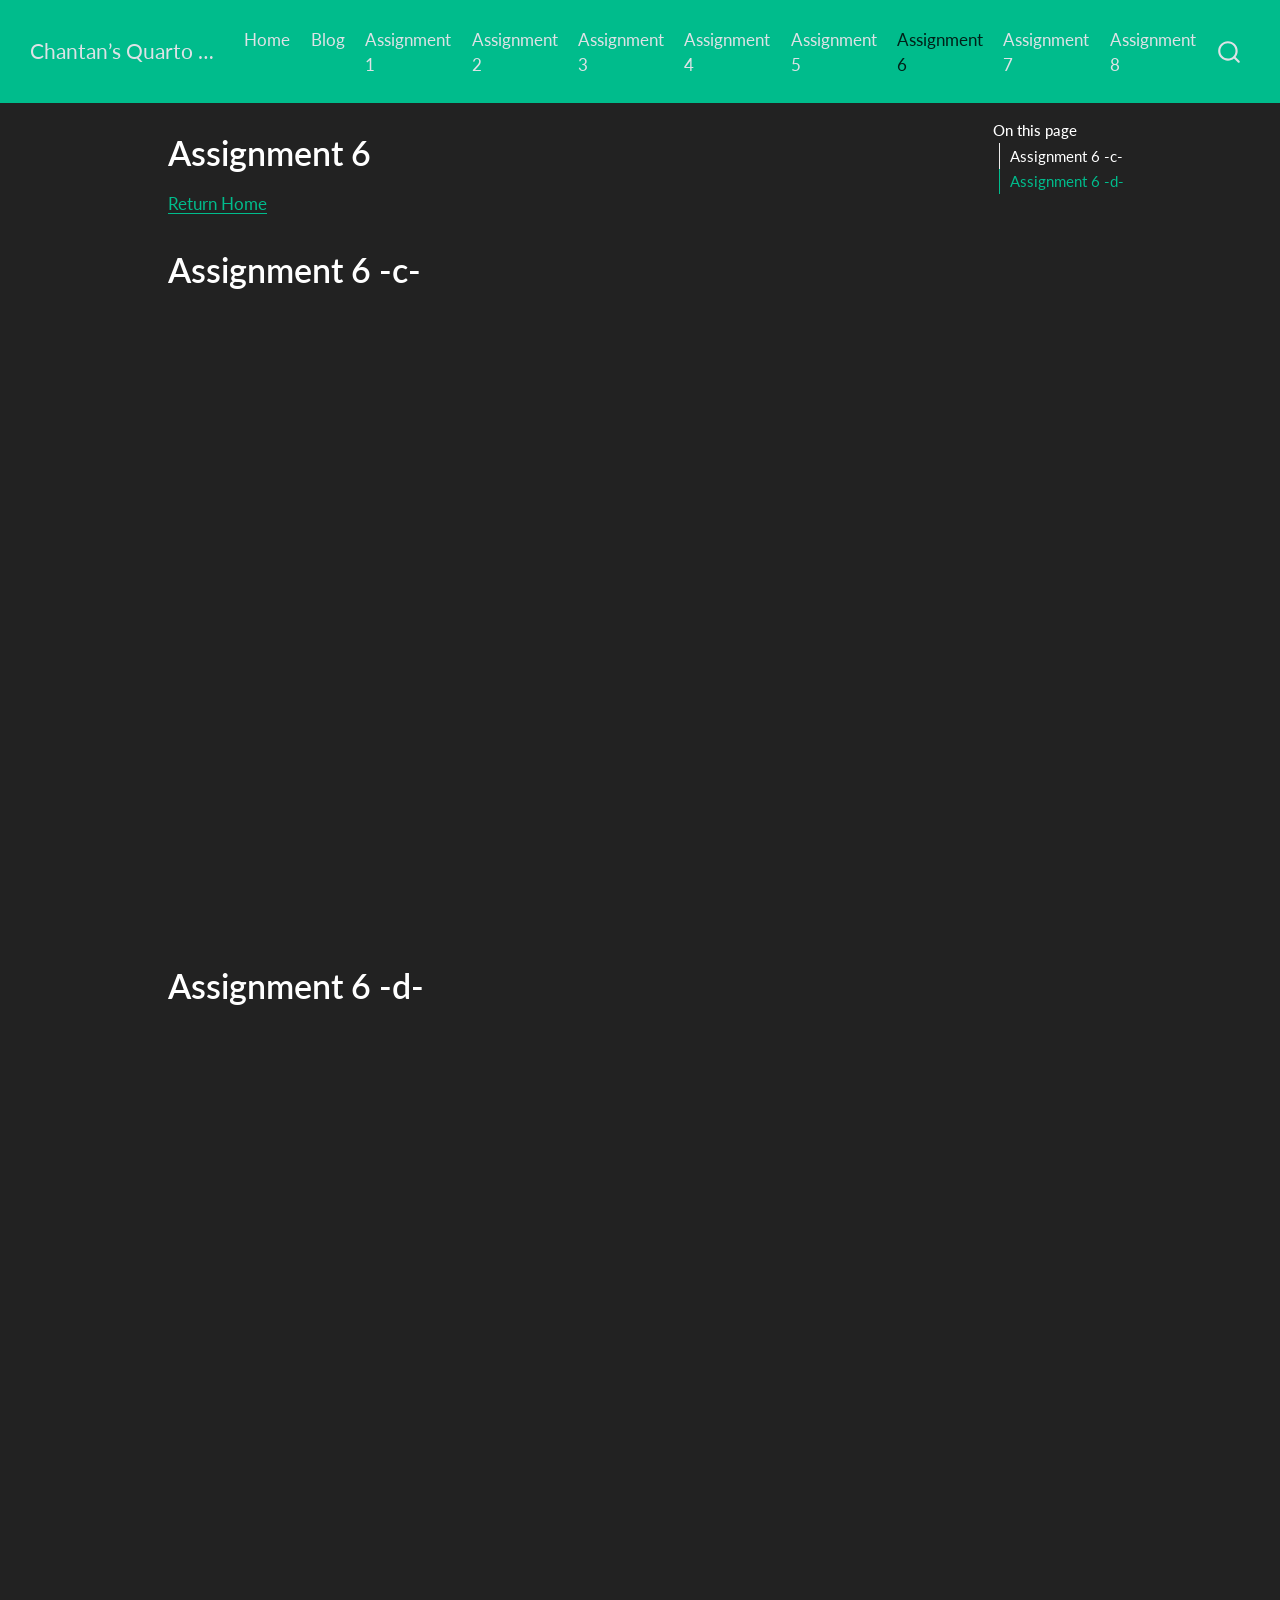
<file: assignment6.html>
<!DOCTYPE html>
<html xmlns="http://www.w3.org/1999/xhtml" lang="en" xml:lang="en"><head>

<meta charset="utf-8">
<meta name="generator" content="quarto-1.5.57">

<meta name="viewport" content="width=device-width, initial-scale=1.0, user-scalable=yes">


<title>Assignment 6 – Chantan’s Quarto Website</title>
<style>
code{white-space: pre-wrap;}
span.smallcaps{font-variant: small-caps;}
div.columns{display: flex; gap: min(4vw, 1.5em);}
div.column{flex: auto; overflow-x: auto;}
div.hanging-indent{margin-left: 1.5em; text-indent: -1.5em;}
ul.task-list{list-style: none;}
ul.task-list li input[type="checkbox"] {
  width: 0.8em;
  margin: 0 0.8em 0.2em -1em; /* quarto-specific, see https://github.com/quarto-dev/quarto-cli/issues/4556 */ 
  vertical-align: middle;
}
</style>


<script src="site_libs/quarto-nav/quarto-nav.js"></script>
<script src="site_libs/quarto-nav/headroom.min.js"></script>
<script src="site_libs/clipboard/clipboard.min.js"></script>
<script src="site_libs/quarto-search/autocomplete.umd.js"></script>
<script src="site_libs/quarto-search/fuse.min.js"></script>
<script src="site_libs/quarto-search/quarto-search.js"></script>
<meta name="quarto:offset" content="./">
<script src="site_libs/quarto-html/quarto.js"></script>
<script src="site_libs/quarto-html/popper.min.js"></script>
<script src="site_libs/quarto-html/tippy.umd.min.js"></script>
<script src="site_libs/quarto-html/anchor.min.js"></script>
<link href="site_libs/quarto-html/tippy.css" rel="stylesheet">
<link href="site_libs/quarto-html/quarto-syntax-highlighting-dark.css" rel="stylesheet" id="quarto-text-highlighting-styles">
<script src="site_libs/bootstrap/bootstrap.min.js"></script>
<link href="site_libs/bootstrap/bootstrap-icons.css" rel="stylesheet">
<link href="site_libs/bootstrap/bootstrap.min.css" rel="stylesheet" id="quarto-bootstrap" data-mode="dark">
<script id="quarto-search-options" type="application/json">{
  "location": "navbar",
  "copy-button": false,
  "collapse-after": 3,
  "panel-placement": "end",
  "type": "overlay",
  "limit": 50,
  "keyboard-shortcut": [
    "f",
    "/",
    "s"
  ],
  "show-item-context": false,
  "language": {
    "search-no-results-text": "No results",
    "search-matching-documents-text": "matching documents",
    "search-copy-link-title": "Copy link to search",
    "search-hide-matches-text": "Hide additional matches",
    "search-more-match-text": "more match in this document",
    "search-more-matches-text": "more matches in this document",
    "search-clear-button-title": "Clear",
    "search-text-placeholder": "",
    "search-detached-cancel-button-title": "Cancel",
    "search-submit-button-title": "Submit",
    "search-label": "Search"
  }
}</script>


<link rel="stylesheet" href="styles.css">
</head>

<body class="nav-fixed">

<div id="quarto-search-results"></div>
  <header id="quarto-header" class="headroom fixed-top">
    <nav class="navbar navbar-expand-lg " data-bs-theme="dark">
      <div class="navbar-container container-fluid">
      <div class="navbar-brand-container mx-auto">
    <a class="navbar-brand" href="./index.html">
    <span class="navbar-title">Chantan’s Quarto Website</span>
    </a>
  </div>
            <div id="quarto-search" class="" title="Search"></div>
          <button class="navbar-toggler" type="button" data-bs-toggle="collapse" data-bs-target="#navbarCollapse" aria-controls="navbarCollapse" role="menu" aria-expanded="false" aria-label="Toggle navigation" onclick="if (window.quartoToggleHeadroom) { window.quartoToggleHeadroom(); }">
  <span class="navbar-toggler-icon"></span>
</button>
          <div class="collapse navbar-collapse" id="navbarCollapse">
            <ul class="navbar-nav navbar-nav-scroll me-auto">
  <li class="nav-item">
    <a class="nav-link" href="./index.html"> 
<span class="menu-text">Home</span></a>
  </li>  
  <li class="nav-item">
    <a class="nav-link" href="./blog.html"> 
<span class="menu-text">Blog</span></a>
  </li>  
  <li class="nav-item">
    <a class="nav-link" href="./assignment1.html"> 
<span class="menu-text">Assignment 1</span></a>
  </li>  
  <li class="nav-item">
    <a class="nav-link" href="./assignment2.html"> 
<span class="menu-text">Assignment 2</span></a>
  </li>  
  <li class="nav-item">
    <a class="nav-link" href="./assignment3.html"> 
<span class="menu-text">Assignment 3</span></a>
  </li>  
  <li class="nav-item">
    <a class="nav-link" href="./assignment4.html"> 
<span class="menu-text">Assignment 4</span></a>
  </li>  
  <li class="nav-item">
    <a class="nav-link" href="./assignment5.html"> 
<span class="menu-text">Assignment 5</span></a>
  </li>  
  <li class="nav-item">
    <a class="nav-link active" href="./assignment6.html" aria-current="page"> 
<span class="menu-text">Assignment 6</span></a>
  </li>  
  <li class="nav-item">
    <a class="nav-link" href="./assignment7.html"> 
<span class="menu-text">Assignment 7</span></a>
  </li>  
  <li class="nav-item">
    <a class="nav-link" href="./assignment8.html"> 
<span class="menu-text">Assignment 8</span></a>
  </li>  
</ul>
          </div> <!-- /navcollapse -->
            <div class="quarto-navbar-tools">
</div>
      </div> <!-- /container-fluid -->
    </nav>
</header>
<!-- content -->
<div id="quarto-content" class="quarto-container page-columns page-rows-contents page-layout-article page-navbar">
<!-- sidebar -->
<!-- margin-sidebar -->
    <div id="quarto-margin-sidebar" class="sidebar margin-sidebar">
        <nav id="TOC" role="doc-toc" class="toc-active">
    <h2 id="toc-title">On this page</h2>
   
  <ul>
  <li><a href="#assignment-6--c-" id="toc-assignment-6--c-" class="nav-link active" data-scroll-target="#assignment-6--c-">Assignment 6 -c-</a></li>
  <li><a href="#assignment-6--d-" id="toc-assignment-6--d-" class="nav-link" data-scroll-target="#assignment-6--d-">Assignment 6 -d-</a></li>
  </ul>
</nav>
    </div>
<!-- main -->
<main class="content" id="quarto-document-content">

<header id="title-block-header" class="quarto-title-block default">
<div class="quarto-title">
<h1 class="title">Assignment 6</h1>
</div>



<div class="quarto-title-meta">

    
  
    
  </div>
  


</header>


<p><a href="./index.html">Return Home</a></p>
<section id="assignment-6--c-" class="level1">
<h1>Assignment 6 -c-</h1>
<iframe width="800" height="600" src="https://chantanmorinjr.shinyapps.io/EPPSAssignment6/">
</iframe>
</section>
<section id="assignment-6--d-" class="level1">
<h1>Assignment 6 -d-</h1>
<iframe width="800" height="600" src="https://chantanmorinjr.shinyapps.io/Assignment6d/">
</iframe>


</section>

</main> <!-- /main -->
<script id="quarto-html-after-body" type="application/javascript">
window.document.addEventListener("DOMContentLoaded", function (event) {
  const toggleBodyColorMode = (bsSheetEl) => {
    const mode = bsSheetEl.getAttribute("data-mode");
    const bodyEl = window.document.querySelector("body");
    if (mode === "dark") {
      bodyEl.classList.add("quarto-dark");
      bodyEl.classList.remove("quarto-light");
    } else {
      bodyEl.classList.add("quarto-light");
      bodyEl.classList.remove("quarto-dark");
    }
  }
  const toggleBodyColorPrimary = () => {
    const bsSheetEl = window.document.querySelector("link#quarto-bootstrap");
    if (bsSheetEl) {
      toggleBodyColorMode(bsSheetEl);
    }
  }
  toggleBodyColorPrimary();  
  const icon = "";
  const anchorJS = new window.AnchorJS();
  anchorJS.options = {
    placement: 'right',
    icon: icon
  };
  anchorJS.add('.anchored');
  const isCodeAnnotation = (el) => {
    for (const clz of el.classList) {
      if (clz.startsWith('code-annotation-')) {                     
        return true;
      }
    }
    return false;
  }
  const onCopySuccess = function(e) {
    // button target
    const button = e.trigger;
    // don't keep focus
    button.blur();
    // flash "checked"
    button.classList.add('code-copy-button-checked');
    var currentTitle = button.getAttribute("title");
    button.setAttribute("title", "Copied!");
    let tooltip;
    if (window.bootstrap) {
      button.setAttribute("data-bs-toggle", "tooltip");
      button.setAttribute("data-bs-placement", "left");
      button.setAttribute("data-bs-title", "Copied!");
      tooltip = new bootstrap.Tooltip(button, 
        { trigger: "manual", 
          customClass: "code-copy-button-tooltip",
          offset: [0, -8]});
      tooltip.show();    
    }
    setTimeout(function() {
      if (tooltip) {
        tooltip.hide();
        button.removeAttribute("data-bs-title");
        button.removeAttribute("data-bs-toggle");
        button.removeAttribute("data-bs-placement");
      }
      button.setAttribute("title", currentTitle);
      button.classList.remove('code-copy-button-checked');
    }, 1000);
    // clear code selection
    e.clearSelection();
  }
  const getTextToCopy = function(trigger) {
      const codeEl = trigger.previousElementSibling.cloneNode(true);
      for (const childEl of codeEl.children) {
        if (isCodeAnnotation(childEl)) {
          childEl.remove();
        }
      }
      return codeEl.innerText;
  }
  const clipboard = new window.ClipboardJS('.code-copy-button:not([data-in-quarto-modal])', {
    text: getTextToCopy
  });
  clipboard.on('success', onCopySuccess);
  if (window.document.getElementById('quarto-embedded-source-code-modal')) {
    // For code content inside modals, clipBoardJS needs to be initialized with a container option
    // TODO: Check when it could be a function (https://github.com/zenorocha/clipboard.js/issues/860)
    const clipboardModal = new window.ClipboardJS('.code-copy-button[data-in-quarto-modal]', {
      text: getTextToCopy,
      container: window.document.getElementById('quarto-embedded-source-code-modal')
    });
    clipboardModal.on('success', onCopySuccess);
  }
    var localhostRegex = new RegExp(/^(?:http|https):\/\/localhost\:?[0-9]*\//);
    var mailtoRegex = new RegExp(/^mailto:/);
      var filterRegex = new RegExp('/' + window.location.host + '/');
    var isInternal = (href) => {
        return filterRegex.test(href) || localhostRegex.test(href) || mailtoRegex.test(href);
    }
    // Inspect non-navigation links and adorn them if external
 	var links = window.document.querySelectorAll('a[href]:not(.nav-link):not(.navbar-brand):not(.toc-action):not(.sidebar-link):not(.sidebar-item-toggle):not(.pagination-link):not(.no-external):not([aria-hidden]):not(.dropdown-item):not(.quarto-navigation-tool):not(.about-link)');
    for (var i=0; i<links.length; i++) {
      const link = links[i];
      if (!isInternal(link.href)) {
        // undo the damage that might have been done by quarto-nav.js in the case of
        // links that we want to consider external
        if (link.dataset.originalHref !== undefined) {
          link.href = link.dataset.originalHref;
        }
      }
    }
  function tippyHover(el, contentFn, onTriggerFn, onUntriggerFn) {
    const config = {
      allowHTML: true,
      maxWidth: 500,
      delay: 100,
      arrow: false,
      appendTo: function(el) {
          return el.parentElement;
      },
      interactive: true,
      interactiveBorder: 10,
      theme: 'quarto',
      placement: 'bottom-start',
    };
    if (contentFn) {
      config.content = contentFn;
    }
    if (onTriggerFn) {
      config.onTrigger = onTriggerFn;
    }
    if (onUntriggerFn) {
      config.onUntrigger = onUntriggerFn;
    }
    window.tippy(el, config); 
  }
  const noterefs = window.document.querySelectorAll('a[role="doc-noteref"]');
  for (var i=0; i<noterefs.length; i++) {
    const ref = noterefs[i];
    tippyHover(ref, function() {
      // use id or data attribute instead here
      let href = ref.getAttribute('data-footnote-href') || ref.getAttribute('href');
      try { href = new URL(href).hash; } catch {}
      const id = href.replace(/^#\/?/, "");
      const note = window.document.getElementById(id);
      if (note) {
        return note.innerHTML;
      } else {
        return "";
      }
    });
  }
  const xrefs = window.document.querySelectorAll('a.quarto-xref');
  const processXRef = (id, note) => {
    // Strip column container classes
    const stripColumnClz = (el) => {
      el.classList.remove("page-full", "page-columns");
      if (el.children) {
        for (const child of el.children) {
          stripColumnClz(child);
        }
      }
    }
    stripColumnClz(note)
    if (id === null || id.startsWith('sec-')) {
      // Special case sections, only their first couple elements
      const container = document.createElement("div");
      if (note.children && note.children.length > 2) {
        container.appendChild(note.children[0].cloneNode(true));
        for (let i = 1; i < note.children.length; i++) {
          const child = note.children[i];
          if (child.tagName === "P" && child.innerText === "") {
            continue;
          } else {
            container.appendChild(child.cloneNode(true));
            break;
          }
        }
        if (window.Quarto?.typesetMath) {
          window.Quarto.typesetMath(container);
        }
        return container.innerHTML
      } else {
        if (window.Quarto?.typesetMath) {
          window.Quarto.typesetMath(note);
        }
        return note.innerHTML;
      }
    } else {
      // Remove any anchor links if they are present
      const anchorLink = note.querySelector('a.anchorjs-link');
      if (anchorLink) {
        anchorLink.remove();
      }
      if (window.Quarto?.typesetMath) {
        window.Quarto.typesetMath(note);
      }
      // TODO in 1.5, we should make sure this works without a callout special case
      if (note.classList.contains("callout")) {
        return note.outerHTML;
      } else {
        return note.innerHTML;
      }
    }
  }
  for (var i=0; i<xrefs.length; i++) {
    const xref = xrefs[i];
    tippyHover(xref, undefined, function(instance) {
      instance.disable();
      let url = xref.getAttribute('href');
      let hash = undefined; 
      if (url.startsWith('#')) {
        hash = url;
      } else {
        try { hash = new URL(url).hash; } catch {}
      }
      if (hash) {
        const id = hash.replace(/^#\/?/, "");
        const note = window.document.getElementById(id);
        if (note !== null) {
          try {
            const html = processXRef(id, note.cloneNode(true));
            instance.setContent(html);
          } finally {
            instance.enable();
            instance.show();
          }
        } else {
          // See if we can fetch this
          fetch(url.split('#')[0])
          .then(res => res.text())
          .then(html => {
            const parser = new DOMParser();
            const htmlDoc = parser.parseFromString(html, "text/html");
            const note = htmlDoc.getElementById(id);
            if (note !== null) {
              const html = processXRef(id, note);
              instance.setContent(html);
            } 
          }).finally(() => {
            instance.enable();
            instance.show();
          });
        }
      } else {
        // See if we can fetch a full url (with no hash to target)
        // This is a special case and we should probably do some content thinning / targeting
        fetch(url)
        .then(res => res.text())
        .then(html => {
          const parser = new DOMParser();
          const htmlDoc = parser.parseFromString(html, "text/html");
          const note = htmlDoc.querySelector('main.content');
          if (note !== null) {
            // This should only happen for chapter cross references
            // (since there is no id in the URL)
            // remove the first header
            if (note.children.length > 0 && note.children[0].tagName === "HEADER") {
              note.children[0].remove();
            }
            const html = processXRef(null, note);
            instance.setContent(html);
          } 
        }).finally(() => {
          instance.enable();
          instance.show();
        });
      }
    }, function(instance) {
    });
  }
      let selectedAnnoteEl;
      const selectorForAnnotation = ( cell, annotation) => {
        let cellAttr = 'data-code-cell="' + cell + '"';
        let lineAttr = 'data-code-annotation="' +  annotation + '"';
        const selector = 'span[' + cellAttr + '][' + lineAttr + ']';
        return selector;
      }
      const selectCodeLines = (annoteEl) => {
        const doc = window.document;
        const targetCell = annoteEl.getAttribute("data-target-cell");
        const targetAnnotation = annoteEl.getAttribute("data-target-annotation");
        const annoteSpan = window.document.querySelector(selectorForAnnotation(targetCell, targetAnnotation));
        const lines = annoteSpan.getAttribute("data-code-lines").split(",");
        const lineIds = lines.map((line) => {
          return targetCell + "-" + line;
        })
        let top = null;
        let height = null;
        let parent = null;
        if (lineIds.length > 0) {
            //compute the position of the single el (top and bottom and make a div)
            const el = window.document.getElementById(lineIds[0]);
            top = el.offsetTop;
            height = el.offsetHeight;
            parent = el.parentElement.parentElement;
          if (lineIds.length > 1) {
            const lastEl = window.document.getElementById(lineIds[lineIds.length - 1]);
            const bottom = lastEl.offsetTop + lastEl.offsetHeight;
            height = bottom - top;
          }
          if (top !== null && height !== null && parent !== null) {
            // cook up a div (if necessary) and position it 
            let div = window.document.getElementById("code-annotation-line-highlight");
            if (div === null) {
              div = window.document.createElement("div");
              div.setAttribute("id", "code-annotation-line-highlight");
              div.style.position = 'absolute';
              parent.appendChild(div);
            }
            div.style.top = top - 2 + "px";
            div.style.height = height + 4 + "px";
            div.style.left = 0;
            let gutterDiv = window.document.getElementById("code-annotation-line-highlight-gutter");
            if (gutterDiv === null) {
              gutterDiv = window.document.createElement("div");
              gutterDiv.setAttribute("id", "code-annotation-line-highlight-gutter");
              gutterDiv.style.position = 'absolute';
              const codeCell = window.document.getElementById(targetCell);
              const gutter = codeCell.querySelector('.code-annotation-gutter');
              gutter.appendChild(gutterDiv);
            }
            gutterDiv.style.top = top - 2 + "px";
            gutterDiv.style.height = height + 4 + "px";
          }
          selectedAnnoteEl = annoteEl;
        }
      };
      const unselectCodeLines = () => {
        const elementsIds = ["code-annotation-line-highlight", "code-annotation-line-highlight-gutter"];
        elementsIds.forEach((elId) => {
          const div = window.document.getElementById(elId);
          if (div) {
            div.remove();
          }
        });
        selectedAnnoteEl = undefined;
      };
        // Handle positioning of the toggle
    window.addEventListener(
      "resize",
      throttle(() => {
        elRect = undefined;
        if (selectedAnnoteEl) {
          selectCodeLines(selectedAnnoteEl);
        }
      }, 10)
    );
    function throttle(fn, ms) {
    let throttle = false;
    let timer;
      return (...args) => {
        if(!throttle) { // first call gets through
            fn.apply(this, args);
            throttle = true;
        } else { // all the others get throttled
            if(timer) clearTimeout(timer); // cancel #2
            timer = setTimeout(() => {
              fn.apply(this, args);
              timer = throttle = false;
            }, ms);
        }
      };
    }
      // Attach click handler to the DT
      const annoteDls = window.document.querySelectorAll('dt[data-target-cell]');
      for (const annoteDlNode of annoteDls) {
        annoteDlNode.addEventListener('click', (event) => {
          const clickedEl = event.target;
          if (clickedEl !== selectedAnnoteEl) {
            unselectCodeLines();
            const activeEl = window.document.querySelector('dt[data-target-cell].code-annotation-active');
            if (activeEl) {
              activeEl.classList.remove('code-annotation-active');
            }
            selectCodeLines(clickedEl);
            clickedEl.classList.add('code-annotation-active');
          } else {
            // Unselect the line
            unselectCodeLines();
            clickedEl.classList.remove('code-annotation-active');
          }
        });
      }
  const findCites = (el) => {
    const parentEl = el.parentElement;
    if (parentEl) {
      const cites = parentEl.dataset.cites;
      if (cites) {
        return {
          el,
          cites: cites.split(' ')
        };
      } else {
        return findCites(el.parentElement)
      }
    } else {
      return undefined;
    }
  };
  var bibliorefs = window.document.querySelectorAll('a[role="doc-biblioref"]');
  for (var i=0; i<bibliorefs.length; i++) {
    const ref = bibliorefs[i];
    const citeInfo = findCites(ref);
    if (citeInfo) {
      tippyHover(citeInfo.el, function() {
        var popup = window.document.createElement('div');
        citeInfo.cites.forEach(function(cite) {
          var citeDiv = window.document.createElement('div');
          citeDiv.classList.add('hanging-indent');
          citeDiv.classList.add('csl-entry');
          var biblioDiv = window.document.getElementById('ref-' + cite);
          if (biblioDiv) {
            citeDiv.innerHTML = biblioDiv.innerHTML;
          }
          popup.appendChild(citeDiv);
        });
        return popup.innerHTML;
      });
    }
  }
});
</script>
</div> <!-- /content -->




</body></html>
</file>
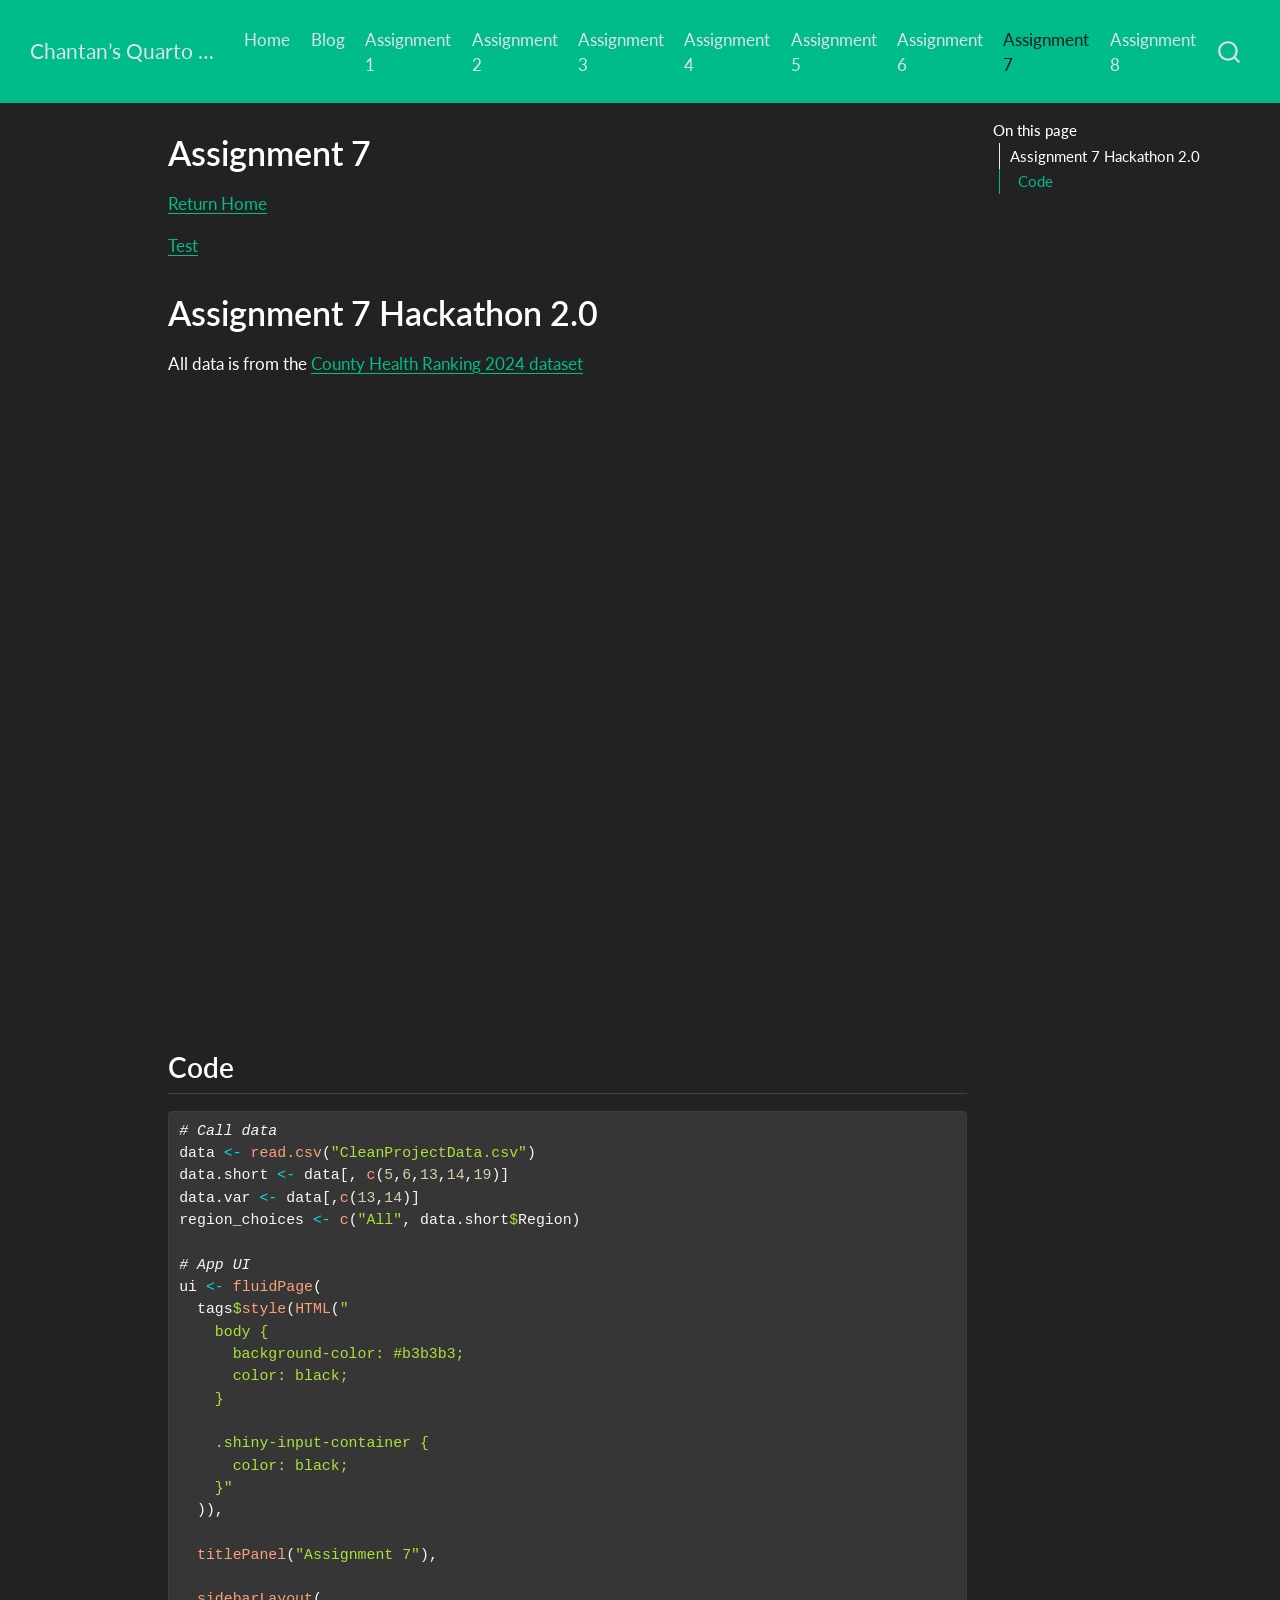
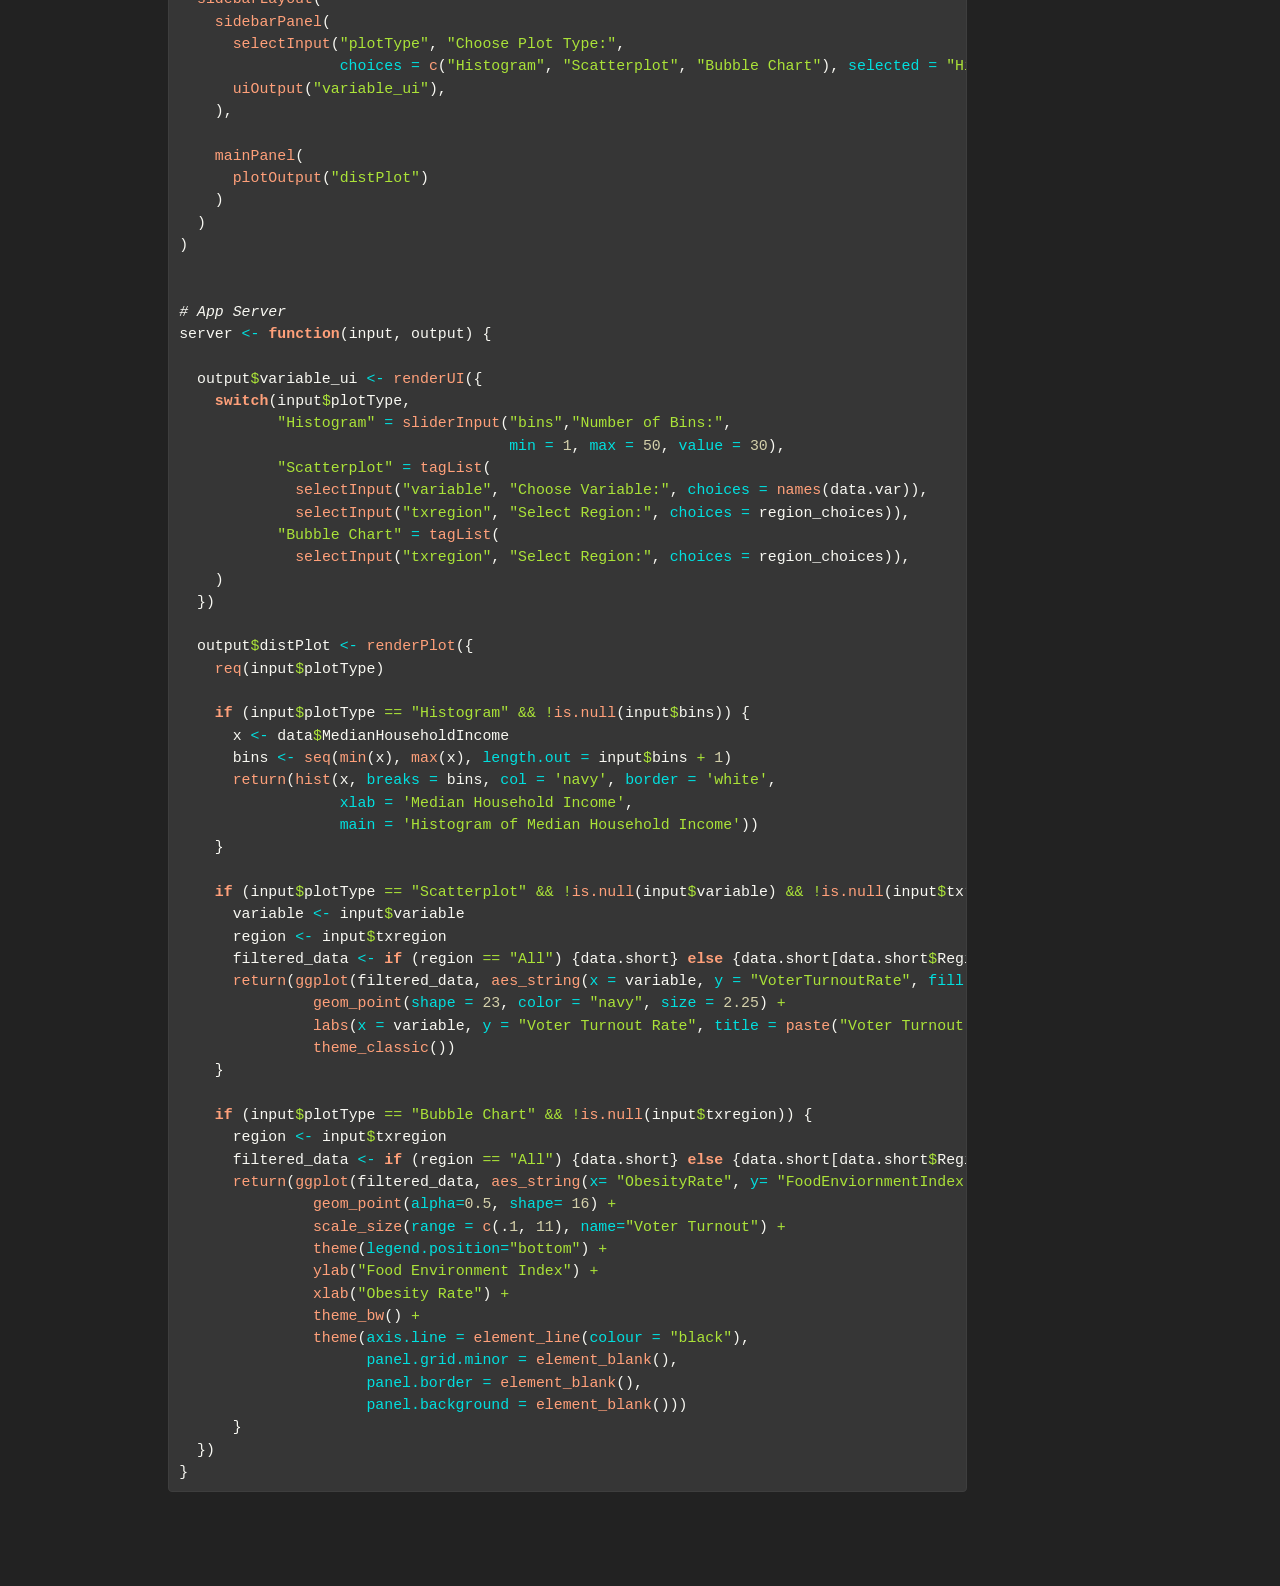
<file: assignment7.html>
<!DOCTYPE html>
<html xmlns="http://www.w3.org/1999/xhtml" lang="en" xml:lang="en"><head>

<meta charset="utf-8">
<meta name="generator" content="quarto-1.5.57">

<meta name="viewport" content="width=device-width, initial-scale=1.0, user-scalable=yes">


<title>Assignment 7 – Chantan’s Quarto Website</title>
<style>
code{white-space: pre-wrap;}
span.smallcaps{font-variant: small-caps;}
div.columns{display: flex; gap: min(4vw, 1.5em);}
div.column{flex: auto; overflow-x: auto;}
div.hanging-indent{margin-left: 1.5em; text-indent: -1.5em;}
ul.task-list{list-style: none;}
ul.task-list li input[type="checkbox"] {
  width: 0.8em;
  margin: 0 0.8em 0.2em -1em; /* quarto-specific, see https://github.com/quarto-dev/quarto-cli/issues/4556 */ 
  vertical-align: middle;
}
/* CSS for syntax highlighting */
pre > code.sourceCode { white-space: pre; position: relative; }
pre > code.sourceCode > span { line-height: 1.25; }
pre > code.sourceCode > span:empty { height: 1.2em; }
.sourceCode { overflow: visible; }
code.sourceCode > span { color: inherit; text-decoration: inherit; }
div.sourceCode { margin: 1em 0; }
pre.sourceCode { margin: 0; }
@media screen {
div.sourceCode { overflow: auto; }
}
@media print {
pre > code.sourceCode { white-space: pre-wrap; }
pre > code.sourceCode > span { display: inline-block; text-indent: -5em; padding-left: 5em; }
}
pre.numberSource code
  { counter-reset: source-line 0; }
pre.numberSource code > span
  { position: relative; left: -4em; counter-increment: source-line; }
pre.numberSource code > span > a:first-child::before
  { content: counter(source-line);
    position: relative; left: -1em; text-align: right; vertical-align: baseline;
    border: none; display: inline-block;
    -webkit-touch-callout: none; -webkit-user-select: none;
    -khtml-user-select: none; -moz-user-select: none;
    -ms-user-select: none; user-select: none;
    padding: 0 4px; width: 4em;
  }
pre.numberSource { margin-left: 3em;  padding-left: 4px; }
div.sourceCode
  {   }
@media screen {
pre > code.sourceCode > span > a:first-child::before { text-decoration: underline; }
}
</style>


<script src="site_libs/quarto-nav/quarto-nav.js"></script>
<script src="site_libs/quarto-nav/headroom.min.js"></script>
<script src="site_libs/clipboard/clipboard.min.js"></script>
<script src="site_libs/quarto-search/autocomplete.umd.js"></script>
<script src="site_libs/quarto-search/fuse.min.js"></script>
<script src="site_libs/quarto-search/quarto-search.js"></script>
<meta name="quarto:offset" content="./">
<script src="site_libs/quarto-html/quarto.js"></script>
<script src="site_libs/quarto-html/popper.min.js"></script>
<script src="site_libs/quarto-html/tippy.umd.min.js"></script>
<script src="site_libs/quarto-html/anchor.min.js"></script>
<link href="site_libs/quarto-html/tippy.css" rel="stylesheet">
<link href="site_libs/quarto-html/quarto-syntax-highlighting-dark.css" rel="stylesheet" id="quarto-text-highlighting-styles">
<script src="site_libs/bootstrap/bootstrap.min.js"></script>
<link href="site_libs/bootstrap/bootstrap-icons.css" rel="stylesheet">
<link href="site_libs/bootstrap/bootstrap.min.css" rel="stylesheet" id="quarto-bootstrap" data-mode="dark">
<script id="quarto-search-options" type="application/json">{
  "location": "navbar",
  "copy-button": false,
  "collapse-after": 3,
  "panel-placement": "end",
  "type": "overlay",
  "limit": 50,
  "keyboard-shortcut": [
    "f",
    "/",
    "s"
  ],
  "show-item-context": false,
  "language": {
    "search-no-results-text": "No results",
    "search-matching-documents-text": "matching documents",
    "search-copy-link-title": "Copy link to search",
    "search-hide-matches-text": "Hide additional matches",
    "search-more-match-text": "more match in this document",
    "search-more-matches-text": "more matches in this document",
    "search-clear-button-title": "Clear",
    "search-text-placeholder": "",
    "search-detached-cancel-button-title": "Cancel",
    "search-submit-button-title": "Submit",
    "search-label": "Search"
  }
}</script>


<link rel="stylesheet" href="styles.css">
</head>

<body class="nav-fixed">

<div id="quarto-search-results"></div>
  <header id="quarto-header" class="headroom fixed-top">
    <nav class="navbar navbar-expand-lg " data-bs-theme="dark">
      <div class="navbar-container container-fluid">
      <div class="navbar-brand-container mx-auto">
    <a class="navbar-brand" href="./index.html">
    <span class="navbar-title">Chantan’s Quarto Website</span>
    </a>
  </div>
            <div id="quarto-search" class="" title="Search"></div>
          <button class="navbar-toggler" type="button" data-bs-toggle="collapse" data-bs-target="#navbarCollapse" aria-controls="navbarCollapse" role="menu" aria-expanded="false" aria-label="Toggle navigation" onclick="if (window.quartoToggleHeadroom) { window.quartoToggleHeadroom(); }">
  <span class="navbar-toggler-icon"></span>
</button>
          <div class="collapse navbar-collapse" id="navbarCollapse">
            <ul class="navbar-nav navbar-nav-scroll me-auto">
  <li class="nav-item">
    <a class="nav-link" href="./index.html"> 
<span class="menu-text">Home</span></a>
  </li>  
  <li class="nav-item">
    <a class="nav-link" href="./blog.html"> 
<span class="menu-text">Blog</span></a>
  </li>  
  <li class="nav-item">
    <a class="nav-link" href="./assignment1.html"> 
<span class="menu-text">Assignment 1</span></a>
  </li>  
  <li class="nav-item">
    <a class="nav-link" href="./assignment2.html"> 
<span class="menu-text">Assignment 2</span></a>
  </li>  
  <li class="nav-item">
    <a class="nav-link" href="./assignment3.html"> 
<span class="menu-text">Assignment 3</span></a>
  </li>  
  <li class="nav-item">
    <a class="nav-link" href="./assignment4.html"> 
<span class="menu-text">Assignment 4</span></a>
  </li>  
  <li class="nav-item">
    <a class="nav-link" href="./assignment5.html"> 
<span class="menu-text">Assignment 5</span></a>
  </li>  
  <li class="nav-item">
    <a class="nav-link" href="./assignment6.html"> 
<span class="menu-text">Assignment 6</span></a>
  </li>  
  <li class="nav-item">
    <a class="nav-link active" href="./assignment7.html" aria-current="page"> 
<span class="menu-text">Assignment 7</span></a>
  </li>  
  <li class="nav-item">
    <a class="nav-link" href="./assignment8.html"> 
<span class="menu-text">Assignment 8</span></a>
  </li>  
</ul>
          </div> <!-- /navcollapse -->
            <div class="quarto-navbar-tools">
</div>
      </div> <!-- /container-fluid -->
    </nav>
</header>
<!-- content -->
<div id="quarto-content" class="quarto-container page-columns page-rows-contents page-layout-article page-navbar">
<!-- sidebar -->
<!-- margin-sidebar -->
    <div id="quarto-margin-sidebar" class="sidebar margin-sidebar">
        <nav id="TOC" role="doc-toc" class="toc-active">
    <h2 id="toc-title">On this page</h2>
   
  <ul>
  <li><a href="#assignment-7-hackathon-2.0" id="toc-assignment-7-hackathon-2.0" class="nav-link active" data-scroll-target="#assignment-7-hackathon-2.0">Assignment 7 Hackathon 2.0</a>
  <ul class="collapse">
  <li><a href="#code" id="toc-code" class="nav-link" data-scroll-target="#code">Code</a></li>
  </ul></li>
  </ul>
</nav>
    </div>
<!-- main -->
<main class="content" id="quarto-document-content">

<header id="title-block-header" class="quarto-title-block default">
<div class="quarto-title">
<h1 class="title">Assignment 7</h1>
</div>



<div class="quarto-title-meta">

    
  
    
  </div>
  


</header>


<p><a href="./index.html">Return Home</a></p>
<p><a href="GroupProjectDataVis.html">Test</a></p>
<section id="assignment-7-hackathon-2.0" class="level1">
<h1>Assignment 7 Hackathon 2.0</h1>
<p>All data is from the <a href="https://www.countyhealthrankings.org/health-data/methodology-and-sources/data-documentation">County Health Ranking 2024 dataset</a></p>
<iframe width="800" height="600" src="https://chantanmorinjr.shinyapps.io/Assignment7Hackathon2/">
</iframe>
<section id="code" class="level2">
<h2 class="anchored" data-anchor-id="code">Code</h2>
<div class="cell">
<div class="sourceCode cell-code" id="cb1"><pre class="sourceCode r code-with-copy"><code class="sourceCode r"><span id="cb1-1"><a href="#cb1-1" aria-hidden="true" tabindex="-1"></a><span class="co"># Call data</span></span>
<span id="cb1-2"><a href="#cb1-2" aria-hidden="true" tabindex="-1"></a>data <span class="ot">&lt;-</span> <span class="fu">read.csv</span>(<span class="st">"CleanProjectData.csv"</span>)</span>
<span id="cb1-3"><a href="#cb1-3" aria-hidden="true" tabindex="-1"></a>data.short <span class="ot">&lt;-</span> data[, <span class="fu">c</span>(<span class="dv">5</span>,<span class="dv">6</span>,<span class="dv">13</span>,<span class="dv">14</span>,<span class="dv">19</span>)]</span>
<span id="cb1-4"><a href="#cb1-4" aria-hidden="true" tabindex="-1"></a>data.var <span class="ot">&lt;-</span> data[,<span class="fu">c</span>(<span class="dv">13</span>,<span class="dv">14</span>)]</span>
<span id="cb1-5"><a href="#cb1-5" aria-hidden="true" tabindex="-1"></a>region_choices <span class="ot">&lt;-</span> <span class="fu">c</span>(<span class="st">"All"</span>, data.short<span class="sc">$</span>Region)</span>
<span id="cb1-6"><a href="#cb1-6" aria-hidden="true" tabindex="-1"></a></span>
<span id="cb1-7"><a href="#cb1-7" aria-hidden="true" tabindex="-1"></a><span class="co"># App UI</span></span>
<span id="cb1-8"><a href="#cb1-8" aria-hidden="true" tabindex="-1"></a>ui <span class="ot">&lt;-</span> <span class="fu">fluidPage</span>(</span>
<span id="cb1-9"><a href="#cb1-9" aria-hidden="true" tabindex="-1"></a>  tags<span class="sc">$</span><span class="fu">style</span>(<span class="fu">HTML</span>(<span class="st">"</span></span>
<span id="cb1-10"><a href="#cb1-10" aria-hidden="true" tabindex="-1"></a><span class="st">    body {</span></span>
<span id="cb1-11"><a href="#cb1-11" aria-hidden="true" tabindex="-1"></a><span class="st">      background-color: #b3b3b3;</span></span>
<span id="cb1-12"><a href="#cb1-12" aria-hidden="true" tabindex="-1"></a><span class="st">      color: black;</span></span>
<span id="cb1-13"><a href="#cb1-13" aria-hidden="true" tabindex="-1"></a><span class="st">    }</span></span>
<span id="cb1-14"><a href="#cb1-14" aria-hidden="true" tabindex="-1"></a><span class="st">    </span></span>
<span id="cb1-15"><a href="#cb1-15" aria-hidden="true" tabindex="-1"></a><span class="st">    .shiny-input-container {</span></span>
<span id="cb1-16"><a href="#cb1-16" aria-hidden="true" tabindex="-1"></a><span class="st">      color: black;</span></span>
<span id="cb1-17"><a href="#cb1-17" aria-hidden="true" tabindex="-1"></a><span class="st">    }"</span></span>
<span id="cb1-18"><a href="#cb1-18" aria-hidden="true" tabindex="-1"></a>  )),</span>
<span id="cb1-19"><a href="#cb1-19" aria-hidden="true" tabindex="-1"></a>  </span>
<span id="cb1-20"><a href="#cb1-20" aria-hidden="true" tabindex="-1"></a>  <span class="fu">titlePanel</span>(<span class="st">"Assignment 7"</span>), </span>
<span id="cb1-21"><a href="#cb1-21" aria-hidden="true" tabindex="-1"></a>  </span>
<span id="cb1-22"><a href="#cb1-22" aria-hidden="true" tabindex="-1"></a>  <span class="fu">sidebarLayout</span>(</span>
<span id="cb1-23"><a href="#cb1-23" aria-hidden="true" tabindex="-1"></a>    <span class="fu">sidebarPanel</span>(</span>
<span id="cb1-24"><a href="#cb1-24" aria-hidden="true" tabindex="-1"></a>      <span class="fu">selectInput</span>(<span class="st">"plotType"</span>, <span class="st">"Choose Plot Type:"</span>, </span>
<span id="cb1-25"><a href="#cb1-25" aria-hidden="true" tabindex="-1"></a>                  <span class="at">choices =</span> <span class="fu">c</span>(<span class="st">"Histogram"</span>, <span class="st">"Scatterplot"</span>, <span class="st">"Bubble Chart"</span>), <span class="at">selected =</span> <span class="st">"Histogram"</span>),</span>
<span id="cb1-26"><a href="#cb1-26" aria-hidden="true" tabindex="-1"></a>      <span class="fu">uiOutput</span>(<span class="st">"variable_ui"</span>),</span>
<span id="cb1-27"><a href="#cb1-27" aria-hidden="true" tabindex="-1"></a>    ), </span>
<span id="cb1-28"><a href="#cb1-28" aria-hidden="true" tabindex="-1"></a>    </span>
<span id="cb1-29"><a href="#cb1-29" aria-hidden="true" tabindex="-1"></a>    <span class="fu">mainPanel</span>(</span>
<span id="cb1-30"><a href="#cb1-30" aria-hidden="true" tabindex="-1"></a>      <span class="fu">plotOutput</span>(<span class="st">"distPlot"</span>)</span>
<span id="cb1-31"><a href="#cb1-31" aria-hidden="true" tabindex="-1"></a>    )</span>
<span id="cb1-32"><a href="#cb1-32" aria-hidden="true" tabindex="-1"></a>  )</span>
<span id="cb1-33"><a href="#cb1-33" aria-hidden="true" tabindex="-1"></a>)</span>
<span id="cb1-34"><a href="#cb1-34" aria-hidden="true" tabindex="-1"></a></span>
<span id="cb1-35"><a href="#cb1-35" aria-hidden="true" tabindex="-1"></a></span>
<span id="cb1-36"><a href="#cb1-36" aria-hidden="true" tabindex="-1"></a><span class="co"># App Server</span></span>
<span id="cb1-37"><a href="#cb1-37" aria-hidden="true" tabindex="-1"></a>server <span class="ot">&lt;-</span> <span class="cf">function</span>(input, output) {</span>
<span id="cb1-38"><a href="#cb1-38" aria-hidden="true" tabindex="-1"></a>  </span>
<span id="cb1-39"><a href="#cb1-39" aria-hidden="true" tabindex="-1"></a>  output<span class="sc">$</span>variable_ui <span class="ot">&lt;-</span> <span class="fu">renderUI</span>({</span>
<span id="cb1-40"><a href="#cb1-40" aria-hidden="true" tabindex="-1"></a>    <span class="cf">switch</span>(input<span class="sc">$</span>plotType,</span>
<span id="cb1-41"><a href="#cb1-41" aria-hidden="true" tabindex="-1"></a>           <span class="st">"Histogram"</span> <span class="ot">=</span> <span class="fu">sliderInput</span>(<span class="st">"bins"</span>,<span class="st">"Number of Bins:"</span>,</span>
<span id="cb1-42"><a href="#cb1-42" aria-hidden="true" tabindex="-1"></a>                                     <span class="at">min =</span> <span class="dv">1</span>, <span class="at">max =</span> <span class="dv">50</span>, <span class="at">value =</span> <span class="dv">30</span>),</span>
<span id="cb1-43"><a href="#cb1-43" aria-hidden="true" tabindex="-1"></a>           <span class="st">"Scatterplot"</span> <span class="ot">=</span> <span class="fu">tagList</span>(</span>
<span id="cb1-44"><a href="#cb1-44" aria-hidden="true" tabindex="-1"></a>             <span class="fu">selectInput</span>(<span class="st">"variable"</span>, <span class="st">"Choose Variable:"</span>, <span class="at">choices =</span> <span class="fu">names</span>(data.var)),</span>
<span id="cb1-45"><a href="#cb1-45" aria-hidden="true" tabindex="-1"></a>             <span class="fu">selectInput</span>(<span class="st">"txregion"</span>, <span class="st">"Select Region:"</span>, <span class="at">choices =</span> region_choices)), </span>
<span id="cb1-46"><a href="#cb1-46" aria-hidden="true" tabindex="-1"></a>           <span class="st">"Bubble Chart"</span> <span class="ot">=</span> <span class="fu">tagList</span>(</span>
<span id="cb1-47"><a href="#cb1-47" aria-hidden="true" tabindex="-1"></a>             <span class="fu">selectInput</span>(<span class="st">"txregion"</span>, <span class="st">"Select Region:"</span>, <span class="at">choices =</span> region_choices)),</span>
<span id="cb1-48"><a href="#cb1-48" aria-hidden="true" tabindex="-1"></a>    )</span>
<span id="cb1-49"><a href="#cb1-49" aria-hidden="true" tabindex="-1"></a>  })</span>
<span id="cb1-50"><a href="#cb1-50" aria-hidden="true" tabindex="-1"></a>  </span>
<span id="cb1-51"><a href="#cb1-51" aria-hidden="true" tabindex="-1"></a>  output<span class="sc">$</span>distPlot <span class="ot">&lt;-</span> <span class="fu">renderPlot</span>({</span>
<span id="cb1-52"><a href="#cb1-52" aria-hidden="true" tabindex="-1"></a>    <span class="fu">req</span>(input<span class="sc">$</span>plotType)</span>
<span id="cb1-53"><a href="#cb1-53" aria-hidden="true" tabindex="-1"></a>    </span>
<span id="cb1-54"><a href="#cb1-54" aria-hidden="true" tabindex="-1"></a>    <span class="cf">if</span> (input<span class="sc">$</span>plotType <span class="sc">==</span> <span class="st">"Histogram"</span> <span class="sc">&amp;&amp;</span> <span class="sc">!</span><span class="fu">is.null</span>(input<span class="sc">$</span>bins)) {</span>
<span id="cb1-55"><a href="#cb1-55" aria-hidden="true" tabindex="-1"></a>      x <span class="ot">&lt;-</span> data<span class="sc">$</span>MedianHouseholdIncome</span>
<span id="cb1-56"><a href="#cb1-56" aria-hidden="true" tabindex="-1"></a>      bins <span class="ot">&lt;-</span> <span class="fu">seq</span>(<span class="fu">min</span>(x), <span class="fu">max</span>(x), <span class="at">length.out =</span> input<span class="sc">$</span>bins <span class="sc">+</span> <span class="dv">1</span>)</span>
<span id="cb1-57"><a href="#cb1-57" aria-hidden="true" tabindex="-1"></a>      <span class="fu">return</span>(<span class="fu">hist</span>(x, <span class="at">breaks =</span> bins, <span class="at">col =</span> <span class="st">'navy'</span>, <span class="at">border =</span> <span class="st">'white'</span>,</span>
<span id="cb1-58"><a href="#cb1-58" aria-hidden="true" tabindex="-1"></a>                  <span class="at">xlab =</span> <span class="st">'Median Household Income'</span>,</span>
<span id="cb1-59"><a href="#cb1-59" aria-hidden="true" tabindex="-1"></a>                  <span class="at">main =</span> <span class="st">'Histogram of Median Household Income'</span>))</span>
<span id="cb1-60"><a href="#cb1-60" aria-hidden="true" tabindex="-1"></a>    }</span>
<span id="cb1-61"><a href="#cb1-61" aria-hidden="true" tabindex="-1"></a>    </span>
<span id="cb1-62"><a href="#cb1-62" aria-hidden="true" tabindex="-1"></a>    <span class="cf">if</span> (input<span class="sc">$</span>plotType <span class="sc">==</span> <span class="st">"Scatterplot"</span> <span class="sc">&amp;&amp;</span> <span class="sc">!</span><span class="fu">is.null</span>(input<span class="sc">$</span>variable) <span class="sc">&amp;&amp;</span> <span class="sc">!</span><span class="fu">is.null</span>(input<span class="sc">$</span>txregion)) {</span>
<span id="cb1-63"><a href="#cb1-63" aria-hidden="true" tabindex="-1"></a>      variable <span class="ot">&lt;-</span> input<span class="sc">$</span>variable</span>
<span id="cb1-64"><a href="#cb1-64" aria-hidden="true" tabindex="-1"></a>      region <span class="ot">&lt;-</span> input<span class="sc">$</span>txregion</span>
<span id="cb1-65"><a href="#cb1-65" aria-hidden="true" tabindex="-1"></a>      filtered_data <span class="ot">&lt;-</span> <span class="cf">if</span> (region <span class="sc">==</span> <span class="st">"All"</span>) {data.short} <span class="cf">else</span> {data.short[data.short<span class="sc">$</span>Region <span class="sc">==</span> region, ]}</span>
<span id="cb1-66"><a href="#cb1-66" aria-hidden="true" tabindex="-1"></a>      <span class="fu">return</span>(<span class="fu">ggplot</span>(filtered_data, <span class="fu">aes_string</span>(<span class="at">x =</span> variable, <span class="at">y =</span> <span class="st">"VoterTurnoutRate"</span>, <span class="at">fill =</span> <span class="st">"Region"</span>)) <span class="sc">+</span></span>
<span id="cb1-67"><a href="#cb1-67" aria-hidden="true" tabindex="-1"></a>               <span class="fu">geom_point</span>(<span class="at">shape =</span> <span class="dv">23</span>, <span class="at">color =</span> <span class="st">"navy"</span>, <span class="at">size =</span> <span class="fl">2.25</span>) <span class="sc">+</span></span>
<span id="cb1-68"><a href="#cb1-68" aria-hidden="true" tabindex="-1"></a>               <span class="fu">labs</span>(<span class="at">x =</span> variable, <span class="at">y =</span> <span class="st">"Voter Turnout Rate"</span>, <span class="at">title =</span> <span class="fu">paste</span>(<span class="st">"Voter Turnout vs"</span>, variable)) <span class="sc">+</span></span>
<span id="cb1-69"><a href="#cb1-69" aria-hidden="true" tabindex="-1"></a>               <span class="fu">theme_classic</span>())</span>
<span id="cb1-70"><a href="#cb1-70" aria-hidden="true" tabindex="-1"></a>    }</span>
<span id="cb1-71"><a href="#cb1-71" aria-hidden="true" tabindex="-1"></a>    </span>
<span id="cb1-72"><a href="#cb1-72" aria-hidden="true" tabindex="-1"></a>    <span class="cf">if</span> (input<span class="sc">$</span>plotType <span class="sc">==</span> <span class="st">"Bubble Chart"</span> <span class="sc">&amp;&amp;</span> <span class="sc">!</span><span class="fu">is.null</span>(input<span class="sc">$</span>txregion)) {</span>
<span id="cb1-73"><a href="#cb1-73" aria-hidden="true" tabindex="-1"></a>      region <span class="ot">&lt;-</span> input<span class="sc">$</span>txregion</span>
<span id="cb1-74"><a href="#cb1-74" aria-hidden="true" tabindex="-1"></a>      filtered_data <span class="ot">&lt;-</span> <span class="cf">if</span> (region <span class="sc">==</span> <span class="st">"All"</span>) {data.short} <span class="cf">else</span> {data.short[data.short<span class="sc">$</span>Region <span class="sc">==</span> region, ]}</span>
<span id="cb1-75"><a href="#cb1-75" aria-hidden="true" tabindex="-1"></a>      <span class="fu">return</span>(<span class="fu">ggplot</span>(filtered_data, <span class="fu">aes_string</span>(<span class="at">x=</span> <span class="st">"ObesityRate"</span>, <span class="at">y=</span> <span class="st">"FoodEnviornmentIndex"</span>, <span class="at">size =</span> <span class="st">"VoterTurnoutRate"</span>, <span class="at">color =</span> <span class="st">"Region"</span>)) <span class="sc">+</span></span>
<span id="cb1-76"><a href="#cb1-76" aria-hidden="true" tabindex="-1"></a>               <span class="fu">geom_point</span>(<span class="at">alpha=</span><span class="fl">0.5</span>, <span class="at">shape=</span> <span class="dv">16</span>) <span class="sc">+</span></span>
<span id="cb1-77"><a href="#cb1-77" aria-hidden="true" tabindex="-1"></a>               <span class="fu">scale_size</span>(<span class="at">range =</span> <span class="fu">c</span>(.<span class="dv">1</span>, <span class="dv">11</span>), <span class="at">name=</span><span class="st">"Voter Turnout"</span>) <span class="sc">+</span></span>
<span id="cb1-78"><a href="#cb1-78" aria-hidden="true" tabindex="-1"></a>               <span class="fu">theme</span>(<span class="at">legend.position=</span><span class="st">"bottom"</span>) <span class="sc">+</span></span>
<span id="cb1-79"><a href="#cb1-79" aria-hidden="true" tabindex="-1"></a>               <span class="fu">ylab</span>(<span class="st">"Food Environment Index"</span>) <span class="sc">+</span></span>
<span id="cb1-80"><a href="#cb1-80" aria-hidden="true" tabindex="-1"></a>               <span class="fu">xlab</span>(<span class="st">"Obesity Rate"</span>) <span class="sc">+</span></span>
<span id="cb1-81"><a href="#cb1-81" aria-hidden="true" tabindex="-1"></a>               <span class="fu">theme_bw</span>() <span class="sc">+</span></span>
<span id="cb1-82"><a href="#cb1-82" aria-hidden="true" tabindex="-1"></a>               <span class="fu">theme</span>(<span class="at">axis.line =</span> <span class="fu">element_line</span>(<span class="at">colour =</span> <span class="st">"black"</span>),</span>
<span id="cb1-83"><a href="#cb1-83" aria-hidden="true" tabindex="-1"></a>                     <span class="at">panel.grid.minor =</span> <span class="fu">element_blank</span>(),</span>
<span id="cb1-84"><a href="#cb1-84" aria-hidden="true" tabindex="-1"></a>                     <span class="at">panel.border =</span> <span class="fu">element_blank</span>(),</span>
<span id="cb1-85"><a href="#cb1-85" aria-hidden="true" tabindex="-1"></a>                     <span class="at">panel.background =</span> <span class="fu">element_blank</span>()))</span>
<span id="cb1-86"><a href="#cb1-86" aria-hidden="true" tabindex="-1"></a>      }</span>
<span id="cb1-87"><a href="#cb1-87" aria-hidden="true" tabindex="-1"></a>  })</span>
<span id="cb1-88"><a href="#cb1-88" aria-hidden="true" tabindex="-1"></a>}</span></code><button title="Copy to Clipboard" class="code-copy-button"><i class="bi"></i></button></pre></div>
</div>


</section>
</section>

</main> <!-- /main -->
<script id="quarto-html-after-body" type="application/javascript">
window.document.addEventListener("DOMContentLoaded", function (event) {
  const toggleBodyColorMode = (bsSheetEl) => {
    const mode = bsSheetEl.getAttribute("data-mode");
    const bodyEl = window.document.querySelector("body");
    if (mode === "dark") {
      bodyEl.classList.add("quarto-dark");
      bodyEl.classList.remove("quarto-light");
    } else {
      bodyEl.classList.add("quarto-light");
      bodyEl.classList.remove("quarto-dark");
    }
  }
  const toggleBodyColorPrimary = () => {
    const bsSheetEl = window.document.querySelector("link#quarto-bootstrap");
    if (bsSheetEl) {
      toggleBodyColorMode(bsSheetEl);
    }
  }
  toggleBodyColorPrimary();  
  const icon = "";
  const anchorJS = new window.AnchorJS();
  anchorJS.options = {
    placement: 'right',
    icon: icon
  };
  anchorJS.add('.anchored');
  const isCodeAnnotation = (el) => {
    for (const clz of el.classList) {
      if (clz.startsWith('code-annotation-')) {                     
        return true;
      }
    }
    return false;
  }
  const onCopySuccess = function(e) {
    // button target
    const button = e.trigger;
    // don't keep focus
    button.blur();
    // flash "checked"
    button.classList.add('code-copy-button-checked');
    var currentTitle = button.getAttribute("title");
    button.setAttribute("title", "Copied!");
    let tooltip;
    if (window.bootstrap) {
      button.setAttribute("data-bs-toggle", "tooltip");
      button.setAttribute("data-bs-placement", "left");
      button.setAttribute("data-bs-title", "Copied!");
      tooltip = new bootstrap.Tooltip(button, 
        { trigger: "manual", 
          customClass: "code-copy-button-tooltip",
          offset: [0, -8]});
      tooltip.show();    
    }
    setTimeout(function() {
      if (tooltip) {
        tooltip.hide();
        button.removeAttribute("data-bs-title");
        button.removeAttribute("data-bs-toggle");
        button.removeAttribute("data-bs-placement");
      }
      button.setAttribute("title", currentTitle);
      button.classList.remove('code-copy-button-checked');
    }, 1000);
    // clear code selection
    e.clearSelection();
  }
  const getTextToCopy = function(trigger) {
      const codeEl = trigger.previousElementSibling.cloneNode(true);
      for (const childEl of codeEl.children) {
        if (isCodeAnnotation(childEl)) {
          childEl.remove();
        }
      }
      return codeEl.innerText;
  }
  const clipboard = new window.ClipboardJS('.code-copy-button:not([data-in-quarto-modal])', {
    text: getTextToCopy
  });
  clipboard.on('success', onCopySuccess);
  if (window.document.getElementById('quarto-embedded-source-code-modal')) {
    // For code content inside modals, clipBoardJS needs to be initialized with a container option
    // TODO: Check when it could be a function (https://github.com/zenorocha/clipboard.js/issues/860)
    const clipboardModal = new window.ClipboardJS('.code-copy-button[data-in-quarto-modal]', {
      text: getTextToCopy,
      container: window.document.getElementById('quarto-embedded-source-code-modal')
    });
    clipboardModal.on('success', onCopySuccess);
  }
    var localhostRegex = new RegExp(/^(?:http|https):\/\/localhost\:?[0-9]*\//);
    var mailtoRegex = new RegExp(/^mailto:/);
      var filterRegex = new RegExp('/' + window.location.host + '/');
    var isInternal = (href) => {
        return filterRegex.test(href) || localhostRegex.test(href) || mailtoRegex.test(href);
    }
    // Inspect non-navigation links and adorn them if external
 	var links = window.document.querySelectorAll('a[href]:not(.nav-link):not(.navbar-brand):not(.toc-action):not(.sidebar-link):not(.sidebar-item-toggle):not(.pagination-link):not(.no-external):not([aria-hidden]):not(.dropdown-item):not(.quarto-navigation-tool):not(.about-link)');
    for (var i=0; i<links.length; i++) {
      const link = links[i];
      if (!isInternal(link.href)) {
        // undo the damage that might have been done by quarto-nav.js in the case of
        // links that we want to consider external
        if (link.dataset.originalHref !== undefined) {
          link.href = link.dataset.originalHref;
        }
      }
    }
  function tippyHover(el, contentFn, onTriggerFn, onUntriggerFn) {
    const config = {
      allowHTML: true,
      maxWidth: 500,
      delay: 100,
      arrow: false,
      appendTo: function(el) {
          return el.parentElement;
      },
      interactive: true,
      interactiveBorder: 10,
      theme: 'quarto',
      placement: 'bottom-start',
    };
    if (contentFn) {
      config.content = contentFn;
    }
    if (onTriggerFn) {
      config.onTrigger = onTriggerFn;
    }
    if (onUntriggerFn) {
      config.onUntrigger = onUntriggerFn;
    }
    window.tippy(el, config); 
  }
  const noterefs = window.document.querySelectorAll('a[role="doc-noteref"]');
  for (var i=0; i<noterefs.length; i++) {
    const ref = noterefs[i];
    tippyHover(ref, function() {
      // use id or data attribute instead here
      let href = ref.getAttribute('data-footnote-href') || ref.getAttribute('href');
      try { href = new URL(href).hash; } catch {}
      const id = href.replace(/^#\/?/, "");
      const note = window.document.getElementById(id);
      if (note) {
        return note.innerHTML;
      } else {
        return "";
      }
    });
  }
  const xrefs = window.document.querySelectorAll('a.quarto-xref');
  const processXRef = (id, note) => {
    // Strip column container classes
    const stripColumnClz = (el) => {
      el.classList.remove("page-full", "page-columns");
      if (el.children) {
        for (const child of el.children) {
          stripColumnClz(child);
        }
      }
    }
    stripColumnClz(note)
    if (id === null || id.startsWith('sec-')) {
      // Special case sections, only their first couple elements
      const container = document.createElement("div");
      if (note.children && note.children.length > 2) {
        container.appendChild(note.children[0].cloneNode(true));
        for (let i = 1; i < note.children.length; i++) {
          const child = note.children[i];
          if (child.tagName === "P" && child.innerText === "") {
            continue;
          } else {
            container.appendChild(child.cloneNode(true));
            break;
          }
        }
        if (window.Quarto?.typesetMath) {
          window.Quarto.typesetMath(container);
        }
        return container.innerHTML
      } else {
        if (window.Quarto?.typesetMath) {
          window.Quarto.typesetMath(note);
        }
        return note.innerHTML;
      }
    } else {
      // Remove any anchor links if they are present
      const anchorLink = note.querySelector('a.anchorjs-link');
      if (anchorLink) {
        anchorLink.remove();
      }
      if (window.Quarto?.typesetMath) {
        window.Quarto.typesetMath(note);
      }
      // TODO in 1.5, we should make sure this works without a callout special case
      if (note.classList.contains("callout")) {
        return note.outerHTML;
      } else {
        return note.innerHTML;
      }
    }
  }
  for (var i=0; i<xrefs.length; i++) {
    const xref = xrefs[i];
    tippyHover(xref, undefined, function(instance) {
      instance.disable();
      let url = xref.getAttribute('href');
      let hash = undefined; 
      if (url.startsWith('#')) {
        hash = url;
      } else {
        try { hash = new URL(url).hash; } catch {}
      }
      if (hash) {
        const id = hash.replace(/^#\/?/, "");
        const note = window.document.getElementById(id);
        if (note !== null) {
          try {
            const html = processXRef(id, note.cloneNode(true));
            instance.setContent(html);
          } finally {
            instance.enable();
            instance.show();
          }
        } else {
          // See if we can fetch this
          fetch(url.split('#')[0])
          .then(res => res.text())
          .then(html => {
            const parser = new DOMParser();
            const htmlDoc = parser.parseFromString(html, "text/html");
            const note = htmlDoc.getElementById(id);
            if (note !== null) {
              const html = processXRef(id, note);
              instance.setContent(html);
            } 
          }).finally(() => {
            instance.enable();
            instance.show();
          });
        }
      } else {
        // See if we can fetch a full url (with no hash to target)
        // This is a special case and we should probably do some content thinning / targeting
        fetch(url)
        .then(res => res.text())
        .then(html => {
          const parser = new DOMParser();
          const htmlDoc = parser.parseFromString(html, "text/html");
          const note = htmlDoc.querySelector('main.content');
          if (note !== null) {
            // This should only happen for chapter cross references
            // (since there is no id in the URL)
            // remove the first header
            if (note.children.length > 0 && note.children[0].tagName === "HEADER") {
              note.children[0].remove();
            }
            const html = processXRef(null, note);
            instance.setContent(html);
          } 
        }).finally(() => {
          instance.enable();
          instance.show();
        });
      }
    }, function(instance) {
    });
  }
      let selectedAnnoteEl;
      const selectorForAnnotation = ( cell, annotation) => {
        let cellAttr = 'data-code-cell="' + cell + '"';
        let lineAttr = 'data-code-annotation="' +  annotation + '"';
        const selector = 'span[' + cellAttr + '][' + lineAttr + ']';
        return selector;
      }
      const selectCodeLines = (annoteEl) => {
        const doc = window.document;
        const targetCell = annoteEl.getAttribute("data-target-cell");
        const targetAnnotation = annoteEl.getAttribute("data-target-annotation");
        const annoteSpan = window.document.querySelector(selectorForAnnotation(targetCell, targetAnnotation));
        const lines = annoteSpan.getAttribute("data-code-lines").split(",");
        const lineIds = lines.map((line) => {
          return targetCell + "-" + line;
        })
        let top = null;
        let height = null;
        let parent = null;
        if (lineIds.length > 0) {
            //compute the position of the single el (top and bottom and make a div)
            const el = window.document.getElementById(lineIds[0]);
            top = el.offsetTop;
            height = el.offsetHeight;
            parent = el.parentElement.parentElement;
          if (lineIds.length > 1) {
            const lastEl = window.document.getElementById(lineIds[lineIds.length - 1]);
            const bottom = lastEl.offsetTop + lastEl.offsetHeight;
            height = bottom - top;
          }
          if (top !== null && height !== null && parent !== null) {
            // cook up a div (if necessary) and position it 
            let div = window.document.getElementById("code-annotation-line-highlight");
            if (div === null) {
              div = window.document.createElement("div");
              div.setAttribute("id", "code-annotation-line-highlight");
              div.style.position = 'absolute';
              parent.appendChild(div);
            }
            div.style.top = top - 2 + "px";
            div.style.height = height + 4 + "px";
            div.style.left = 0;
            let gutterDiv = window.document.getElementById("code-annotation-line-highlight-gutter");
            if (gutterDiv === null) {
              gutterDiv = window.document.createElement("div");
              gutterDiv.setAttribute("id", "code-annotation-line-highlight-gutter");
              gutterDiv.style.position = 'absolute';
              const codeCell = window.document.getElementById(targetCell);
              const gutter = codeCell.querySelector('.code-annotation-gutter');
              gutter.appendChild(gutterDiv);
            }
            gutterDiv.style.top = top - 2 + "px";
            gutterDiv.style.height = height + 4 + "px";
          }
          selectedAnnoteEl = annoteEl;
        }
      };
      const unselectCodeLines = () => {
        const elementsIds = ["code-annotation-line-highlight", "code-annotation-line-highlight-gutter"];
        elementsIds.forEach((elId) => {
          const div = window.document.getElementById(elId);
          if (div) {
            div.remove();
          }
        });
        selectedAnnoteEl = undefined;
      };
        // Handle positioning of the toggle
    window.addEventListener(
      "resize",
      throttle(() => {
        elRect = undefined;
        if (selectedAnnoteEl) {
          selectCodeLines(selectedAnnoteEl);
        }
      }, 10)
    );
    function throttle(fn, ms) {
    let throttle = false;
    let timer;
      return (...args) => {
        if(!throttle) { // first call gets through
            fn.apply(this, args);
            throttle = true;
        } else { // all the others get throttled
            if(timer) clearTimeout(timer); // cancel #2
            timer = setTimeout(() => {
              fn.apply(this, args);
              timer = throttle = false;
            }, ms);
        }
      };
    }
      // Attach click handler to the DT
      const annoteDls = window.document.querySelectorAll('dt[data-target-cell]');
      for (const annoteDlNode of annoteDls) {
        annoteDlNode.addEventListener('click', (event) => {
          const clickedEl = event.target;
          if (clickedEl !== selectedAnnoteEl) {
            unselectCodeLines();
            const activeEl = window.document.querySelector('dt[data-target-cell].code-annotation-active');
            if (activeEl) {
              activeEl.classList.remove('code-annotation-active');
            }
            selectCodeLines(clickedEl);
            clickedEl.classList.add('code-annotation-active');
          } else {
            // Unselect the line
            unselectCodeLines();
            clickedEl.classList.remove('code-annotation-active');
          }
        });
      }
  const findCites = (el) => {
    const parentEl = el.parentElement;
    if (parentEl) {
      const cites = parentEl.dataset.cites;
      if (cites) {
        return {
          el,
          cites: cites.split(' ')
        };
      } else {
        return findCites(el.parentElement)
      }
    } else {
      return undefined;
    }
  };
  var bibliorefs = window.document.querySelectorAll('a[role="doc-biblioref"]');
  for (var i=0; i<bibliorefs.length; i++) {
    const ref = bibliorefs[i];
    const citeInfo = findCites(ref);
    if (citeInfo) {
      tippyHover(citeInfo.el, function() {
        var popup = window.document.createElement('div');
        citeInfo.cites.forEach(function(cite) {
          var citeDiv = window.document.createElement('div');
          citeDiv.classList.add('hanging-indent');
          citeDiv.classList.add('csl-entry');
          var biblioDiv = window.document.getElementById('ref-' + cite);
          if (biblioDiv) {
            citeDiv.innerHTML = biblioDiv.innerHTML;
          }
          popup.appendChild(citeDiv);
        });
        return popup.innerHTML;
      });
    }
  }
});
</script>
</div> <!-- /content -->




</body></html>
</file>
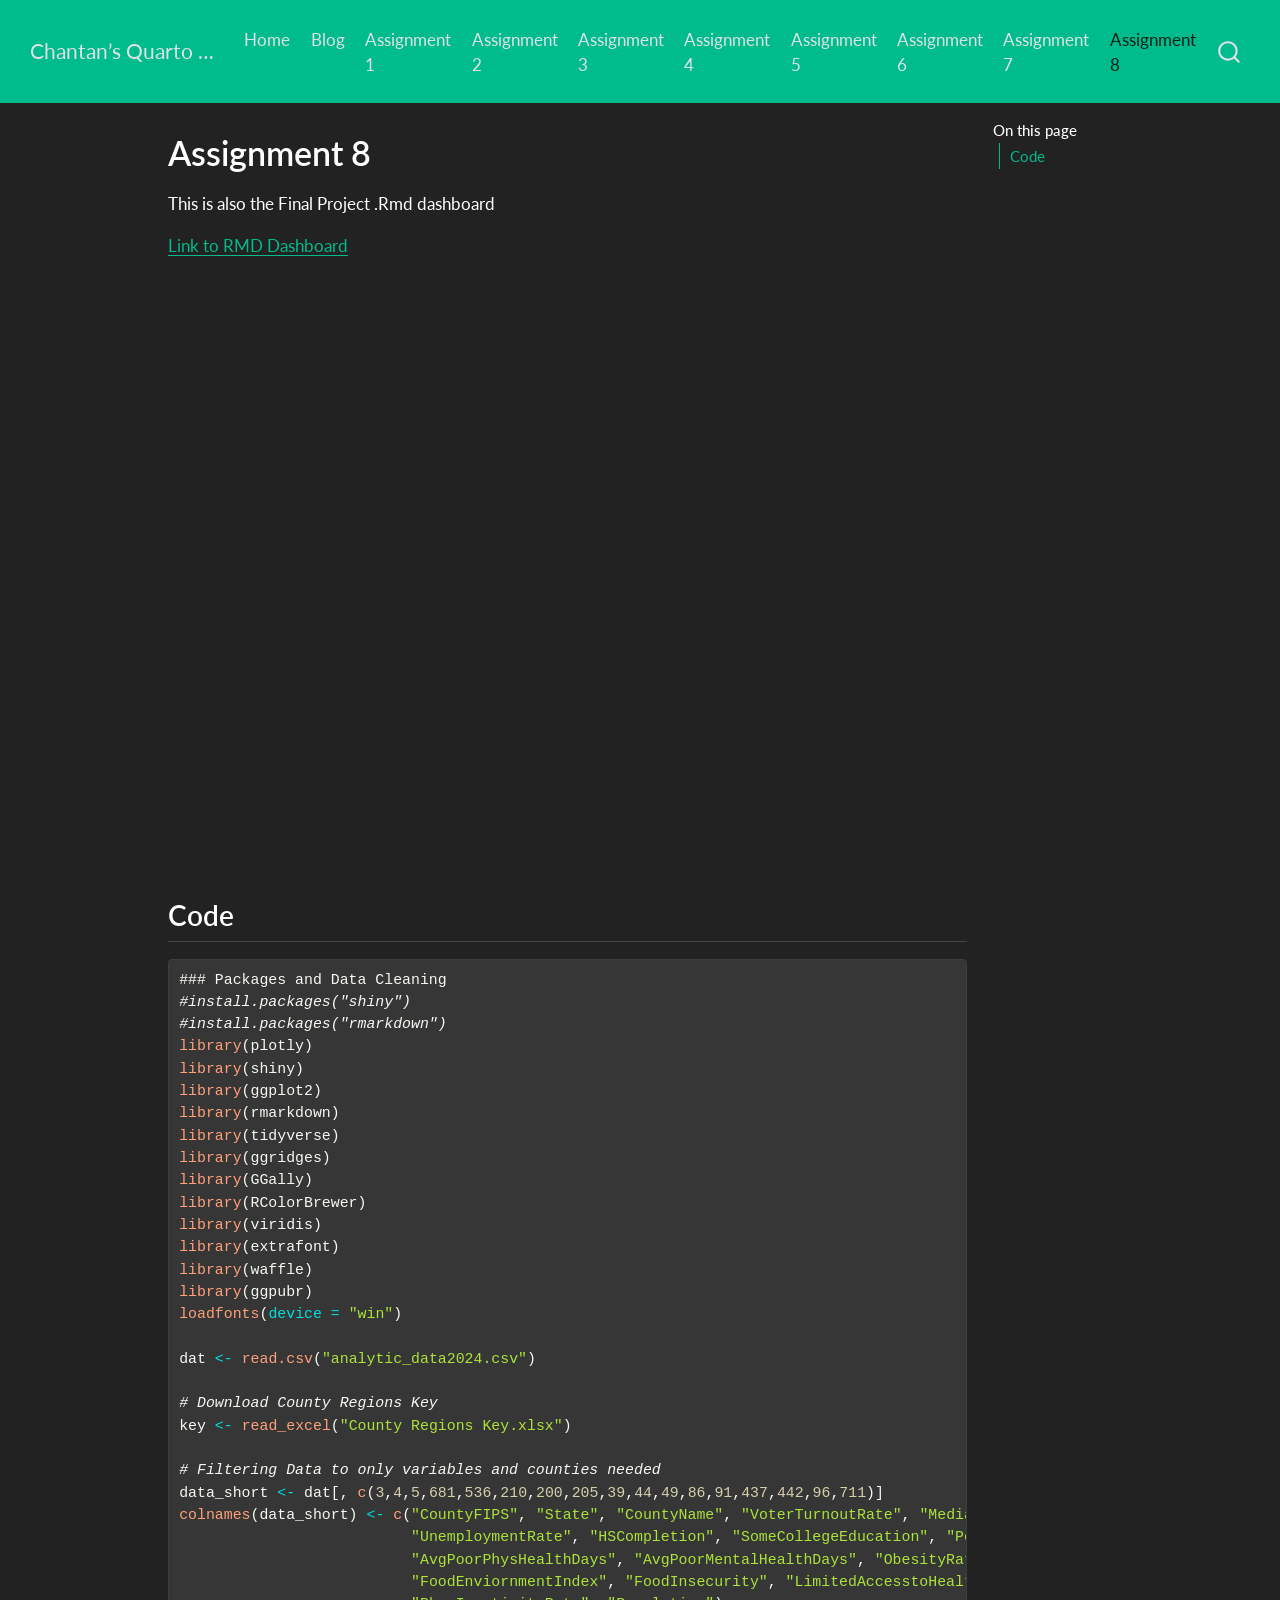
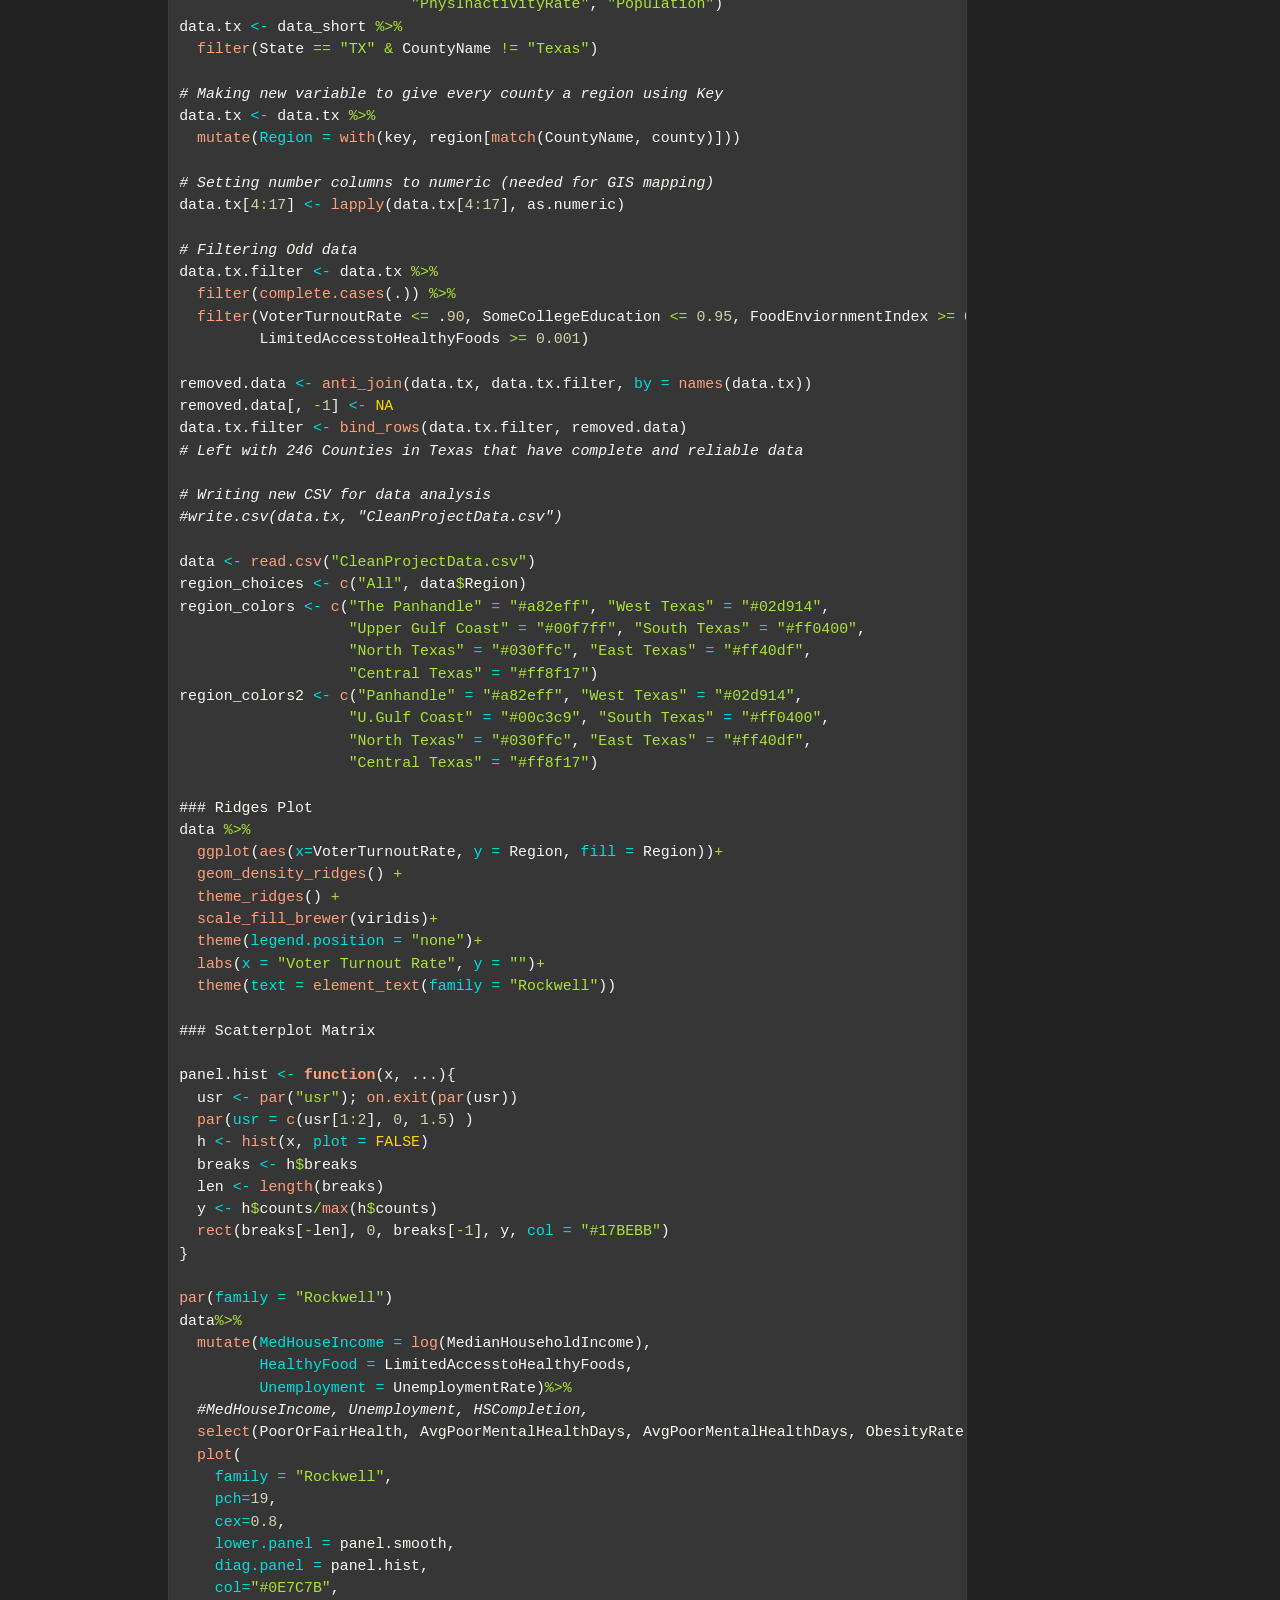
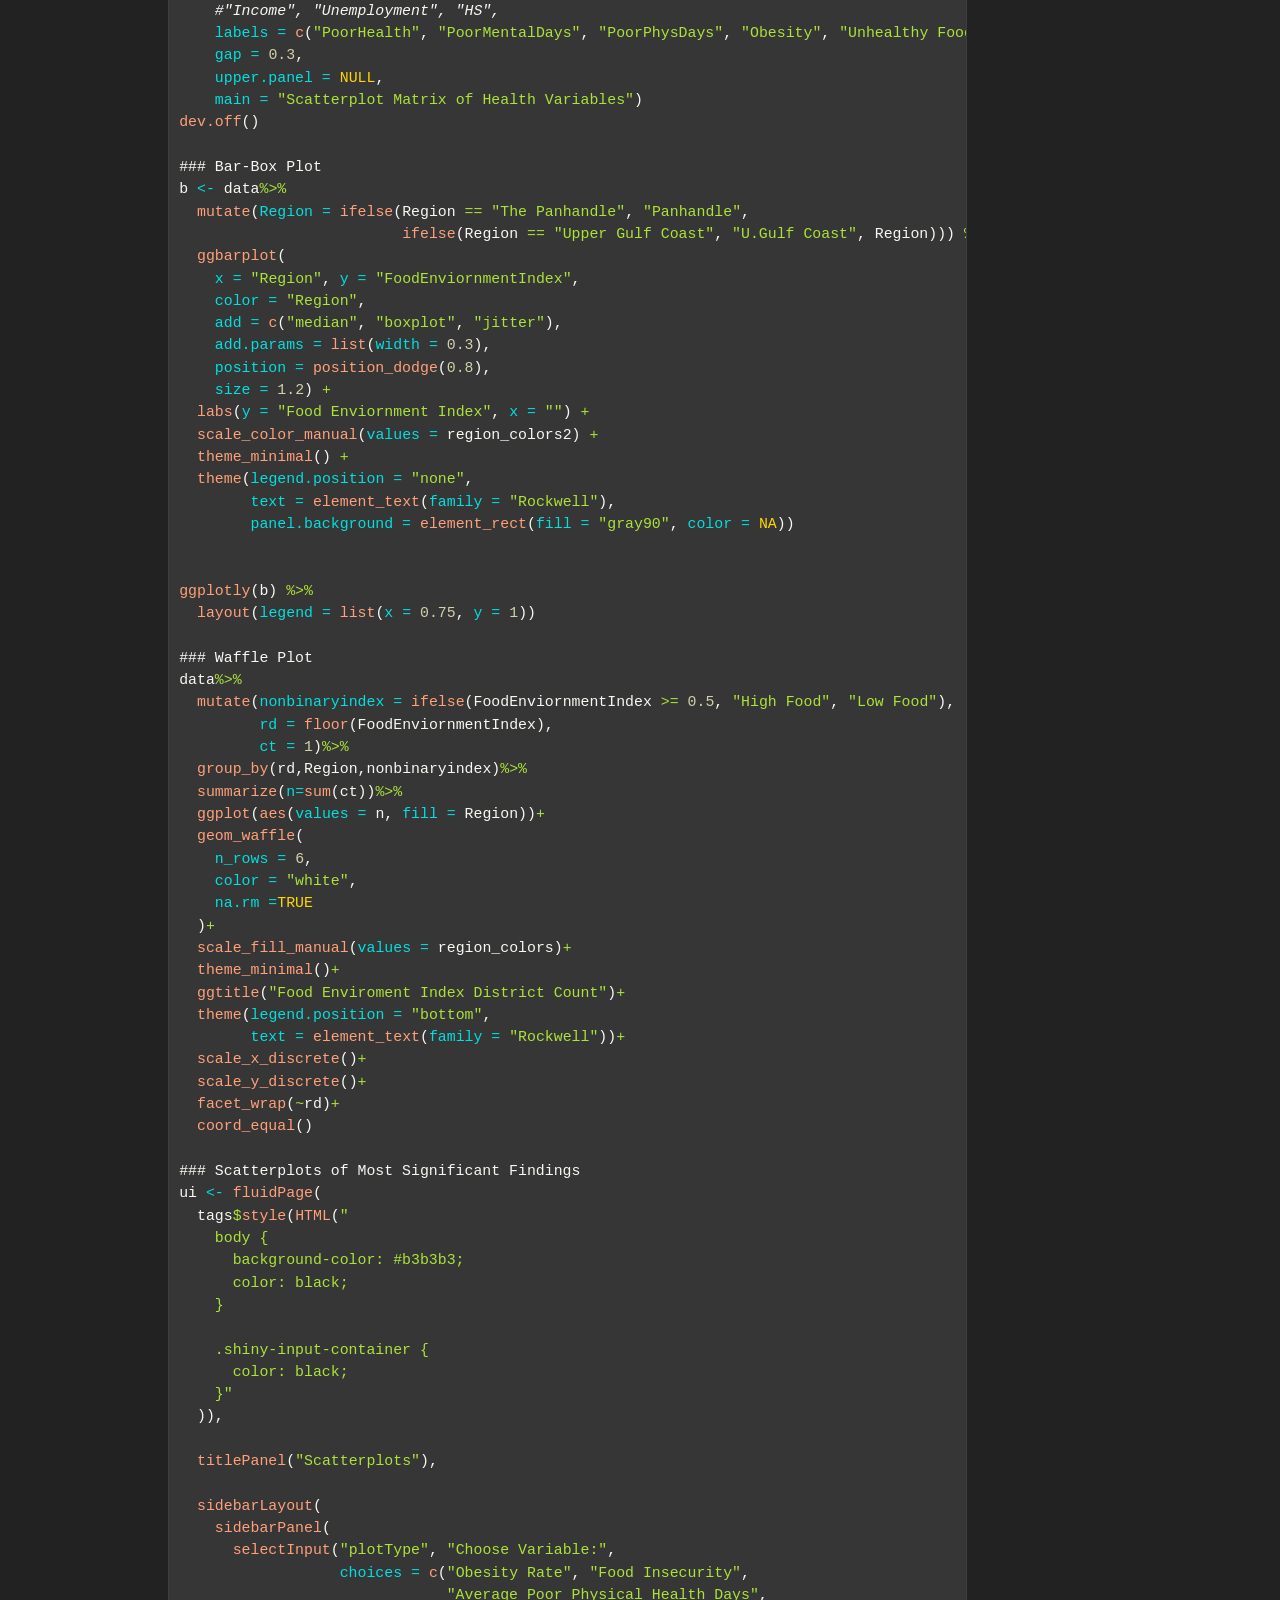
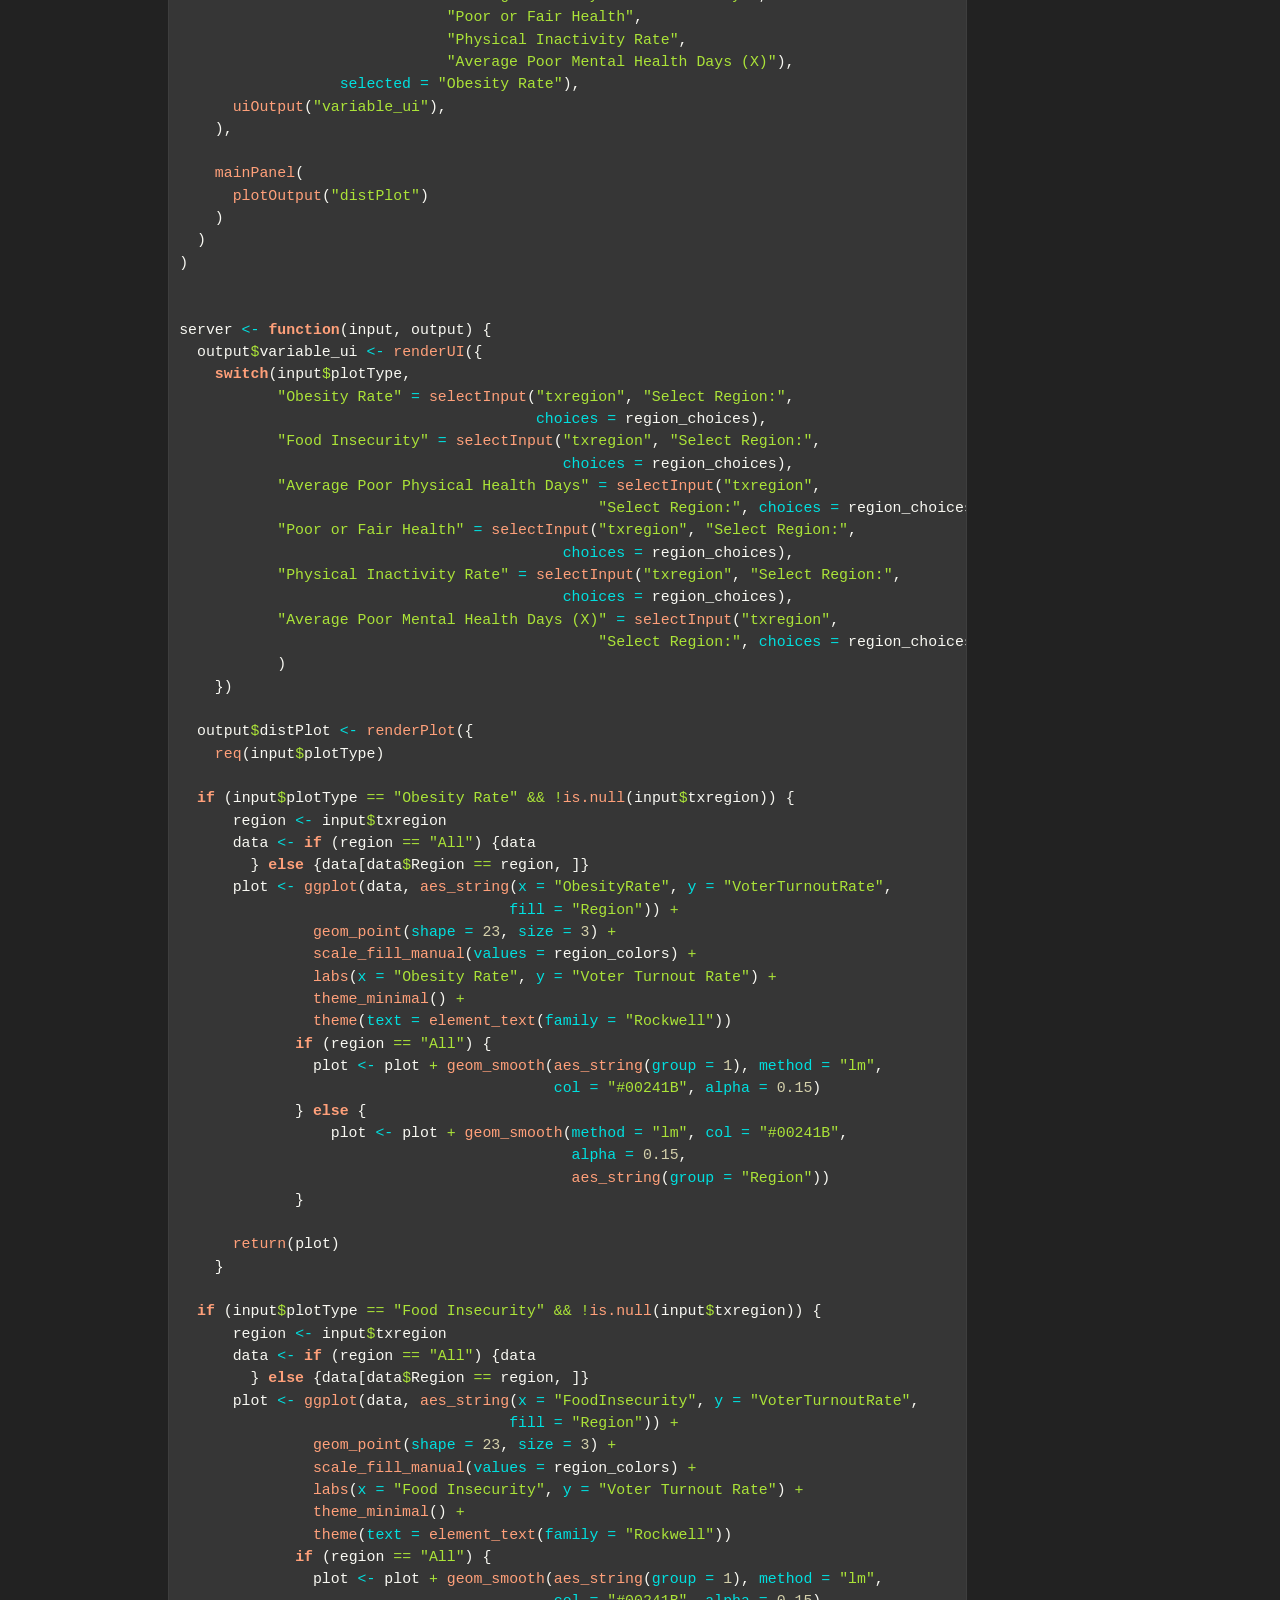
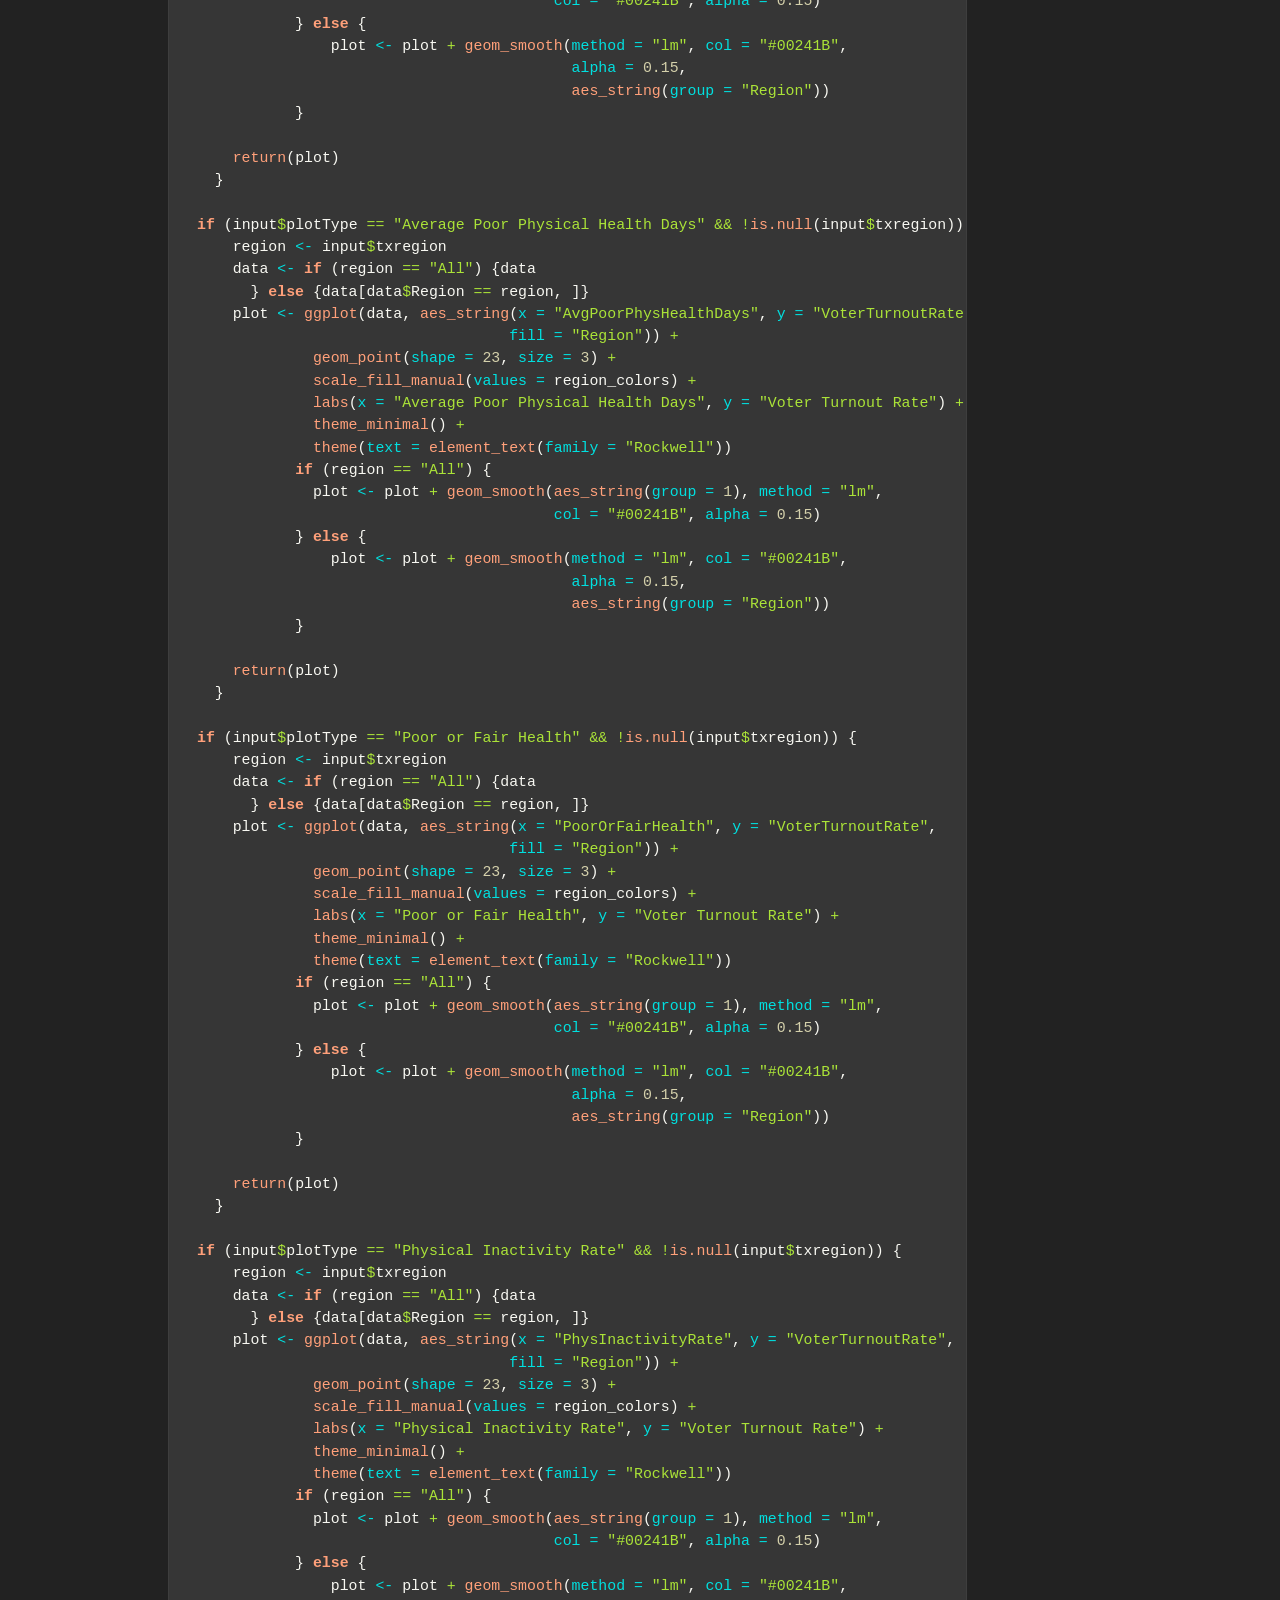
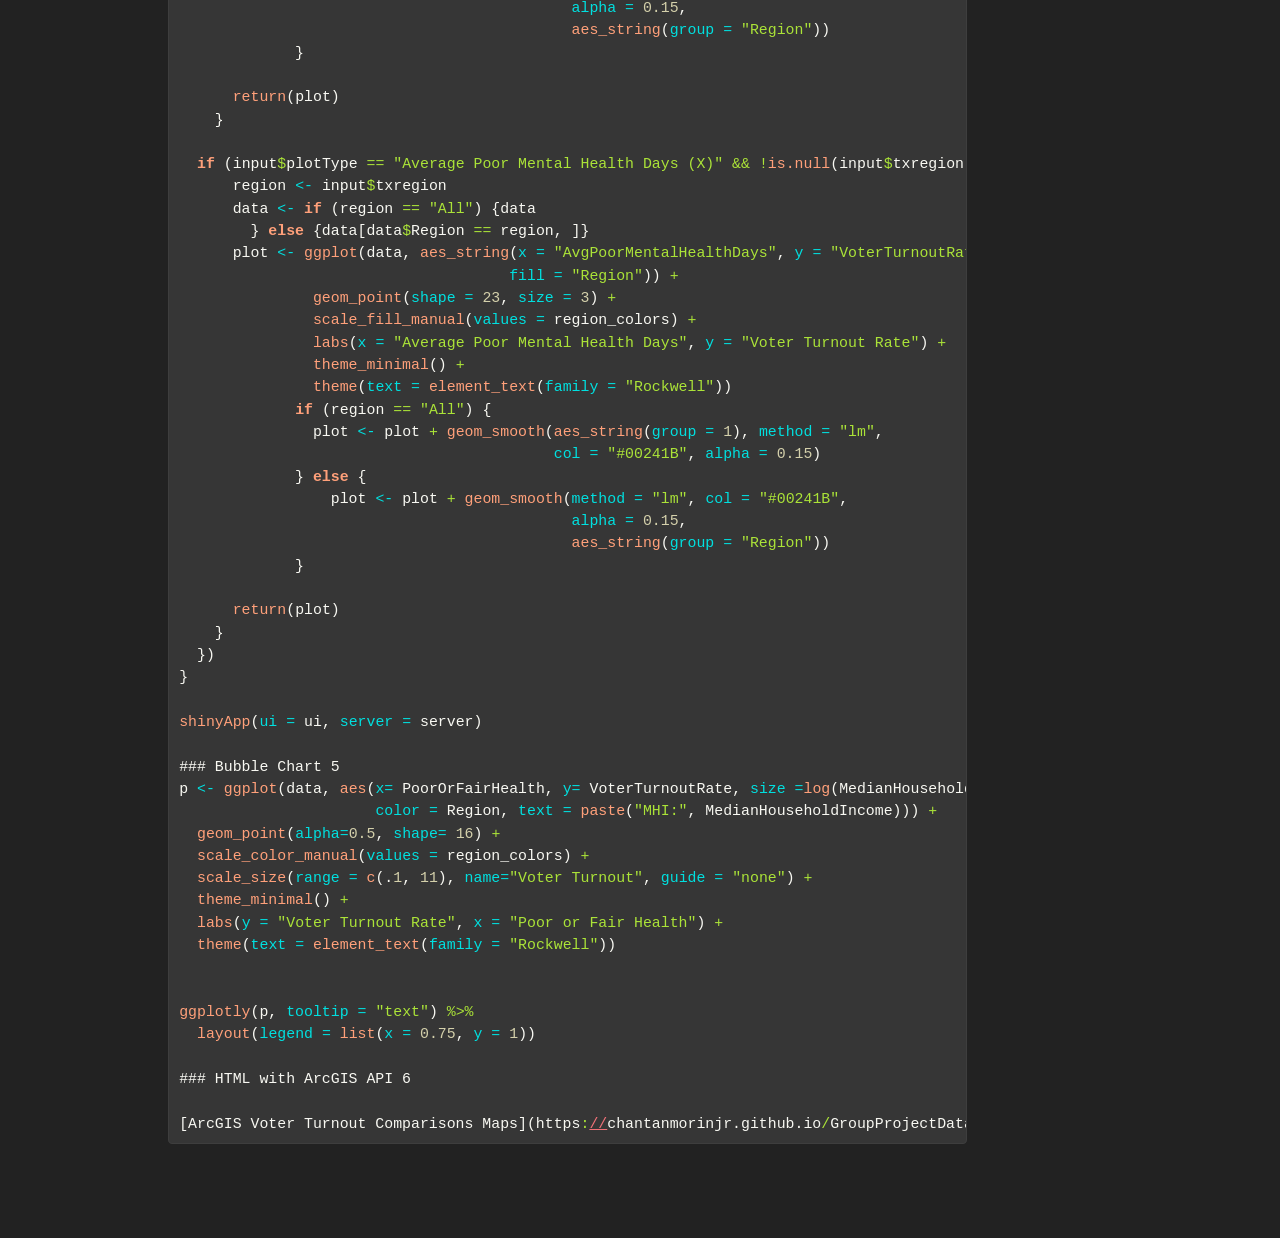
<file: assignment8.html>
<!DOCTYPE html>
<html xmlns="http://www.w3.org/1999/xhtml" lang="en" xml:lang="en"><head>

<meta charset="utf-8">
<meta name="generator" content="quarto-1.5.57">

<meta name="viewport" content="width=device-width, initial-scale=1.0, user-scalable=yes">


<title>Assignment 8 – Chantan’s Quarto Website</title>
<style>
code{white-space: pre-wrap;}
span.smallcaps{font-variant: small-caps;}
div.columns{display: flex; gap: min(4vw, 1.5em);}
div.column{flex: auto; overflow-x: auto;}
div.hanging-indent{margin-left: 1.5em; text-indent: -1.5em;}
ul.task-list{list-style: none;}
ul.task-list li input[type="checkbox"] {
  width: 0.8em;
  margin: 0 0.8em 0.2em -1em; /* quarto-specific, see https://github.com/quarto-dev/quarto-cli/issues/4556 */ 
  vertical-align: middle;
}
/* CSS for syntax highlighting */
pre > code.sourceCode { white-space: pre; position: relative; }
pre > code.sourceCode > span { line-height: 1.25; }
pre > code.sourceCode > span:empty { height: 1.2em; }
.sourceCode { overflow: visible; }
code.sourceCode > span { color: inherit; text-decoration: inherit; }
div.sourceCode { margin: 1em 0; }
pre.sourceCode { margin: 0; }
@media screen {
div.sourceCode { overflow: auto; }
}
@media print {
pre > code.sourceCode { white-space: pre-wrap; }
pre > code.sourceCode > span { display: inline-block; text-indent: -5em; padding-left: 5em; }
}
pre.numberSource code
  { counter-reset: source-line 0; }
pre.numberSource code > span
  { position: relative; left: -4em; counter-increment: source-line; }
pre.numberSource code > span > a:first-child::before
  { content: counter(source-line);
    position: relative; left: -1em; text-align: right; vertical-align: baseline;
    border: none; display: inline-block;
    -webkit-touch-callout: none; -webkit-user-select: none;
    -khtml-user-select: none; -moz-user-select: none;
    -ms-user-select: none; user-select: none;
    padding: 0 4px; width: 4em;
  }
pre.numberSource { margin-left: 3em;  padding-left: 4px; }
div.sourceCode
  {   }
@media screen {
pre > code.sourceCode > span > a:first-child::before { text-decoration: underline; }
}
</style>


<script src="site_libs/quarto-nav/quarto-nav.js"></script>
<script src="site_libs/quarto-nav/headroom.min.js"></script>
<script src="site_libs/clipboard/clipboard.min.js"></script>
<script src="site_libs/quarto-search/autocomplete.umd.js"></script>
<script src="site_libs/quarto-search/fuse.min.js"></script>
<script src="site_libs/quarto-search/quarto-search.js"></script>
<meta name="quarto:offset" content="./">
<script src="site_libs/quarto-html/quarto.js"></script>
<script src="site_libs/quarto-html/popper.min.js"></script>
<script src="site_libs/quarto-html/tippy.umd.min.js"></script>
<script src="site_libs/quarto-html/anchor.min.js"></script>
<link href="site_libs/quarto-html/tippy.css" rel="stylesheet">
<link href="site_libs/quarto-html/quarto-syntax-highlighting-dark.css" rel="stylesheet" id="quarto-text-highlighting-styles">
<script src="site_libs/bootstrap/bootstrap.min.js"></script>
<link href="site_libs/bootstrap/bootstrap-icons.css" rel="stylesheet">
<link href="site_libs/bootstrap/bootstrap.min.css" rel="stylesheet" id="quarto-bootstrap" data-mode="dark">
<script id="quarto-search-options" type="application/json">{
  "location": "navbar",
  "copy-button": false,
  "collapse-after": 3,
  "panel-placement": "end",
  "type": "overlay",
  "limit": 50,
  "keyboard-shortcut": [
    "f",
    "/",
    "s"
  ],
  "show-item-context": false,
  "language": {
    "search-no-results-text": "No results",
    "search-matching-documents-text": "matching documents",
    "search-copy-link-title": "Copy link to search",
    "search-hide-matches-text": "Hide additional matches",
    "search-more-match-text": "more match in this document",
    "search-more-matches-text": "more matches in this document",
    "search-clear-button-title": "Clear",
    "search-text-placeholder": "",
    "search-detached-cancel-button-title": "Cancel",
    "search-submit-button-title": "Submit",
    "search-label": "Search"
  }
}</script>


<link rel="stylesheet" href="styles.css">
</head>

<body class="nav-fixed">

<div id="quarto-search-results"></div>
  <header id="quarto-header" class="headroom fixed-top">
    <nav class="navbar navbar-expand-lg " data-bs-theme="dark">
      <div class="navbar-container container-fluid">
      <div class="navbar-brand-container mx-auto">
    <a class="navbar-brand" href="./index.html">
    <span class="navbar-title">Chantan’s Quarto Website</span>
    </a>
  </div>
            <div id="quarto-search" class="" title="Search"></div>
          <button class="navbar-toggler" type="button" data-bs-toggle="collapse" data-bs-target="#navbarCollapse" aria-controls="navbarCollapse" role="menu" aria-expanded="false" aria-label="Toggle navigation" onclick="if (window.quartoToggleHeadroom) { window.quartoToggleHeadroom(); }">
  <span class="navbar-toggler-icon"></span>
</button>
          <div class="collapse navbar-collapse" id="navbarCollapse">
            <ul class="navbar-nav navbar-nav-scroll me-auto">
  <li class="nav-item">
    <a class="nav-link" href="./index.html"> 
<span class="menu-text">Home</span></a>
  </li>  
  <li class="nav-item">
    <a class="nav-link" href="./blog.html"> 
<span class="menu-text">Blog</span></a>
  </li>  
  <li class="nav-item">
    <a class="nav-link" href="./assignment1.html"> 
<span class="menu-text">Assignment 1</span></a>
  </li>  
  <li class="nav-item">
    <a class="nav-link" href="./assignment2.html"> 
<span class="menu-text">Assignment 2</span></a>
  </li>  
  <li class="nav-item">
    <a class="nav-link" href="./assignment3.html"> 
<span class="menu-text">Assignment 3</span></a>
  </li>  
  <li class="nav-item">
    <a class="nav-link" href="./assignment4.html"> 
<span class="menu-text">Assignment 4</span></a>
  </li>  
  <li class="nav-item">
    <a class="nav-link" href="./assignment5.html"> 
<span class="menu-text">Assignment 5</span></a>
  </li>  
  <li class="nav-item">
    <a class="nav-link" href="./assignment6.html"> 
<span class="menu-text">Assignment 6</span></a>
  </li>  
  <li class="nav-item">
    <a class="nav-link" href="./assignment7.html"> 
<span class="menu-text">Assignment 7</span></a>
  </li>  
  <li class="nav-item">
    <a class="nav-link active" href="./assignment8.html" aria-current="page"> 
<span class="menu-text">Assignment 8</span></a>
  </li>  
</ul>
          </div> <!-- /navcollapse -->
            <div class="quarto-navbar-tools">
</div>
      </div> <!-- /container-fluid -->
    </nav>
</header>
<!-- content -->
<div id="quarto-content" class="quarto-container page-columns page-rows-contents page-layout-article page-navbar">
<!-- sidebar -->
<!-- margin-sidebar -->
    <div id="quarto-margin-sidebar" class="sidebar margin-sidebar">
        <nav id="TOC" role="doc-toc" class="toc-active">
    <h2 id="toc-title">On this page</h2>
   
  <ul>
  <li><a href="#code" id="toc-code" class="nav-link active" data-scroll-target="#code">Code</a></li>
  </ul>
</nav>
    </div>
<!-- main -->
<main class="content" id="quarto-document-content">

<header id="title-block-header" class="quarto-title-block default">
<div class="quarto-title">
<h1 class="title">Assignment 8</h1>
</div>



<div class="quarto-title-meta">

    
  
    
  </div>
  


</header>


<p>This is also the Final Project .Rmd dashboard</p>
<p><a href="https://chantanmorinjr.shinyapps.io/FinalProjectDashboard/">Link to RMD Dashboard</a></p>
<iframe width="800" height="600" src="https://chantanmorinjr.shinyapps.io/FinalProjectDashboard/">
</iframe>
<section id="code" class="level2">
<h2 class="anchored" data-anchor-id="code">Code</h2>
<div class="cell">
<div class="sourceCode cell-code" id="cb1"><pre class="sourceCode r code-with-copy"><code class="sourceCode r"><span id="cb1-1"><a href="#cb1-1" aria-hidden="true" tabindex="-1"></a><span class="do">### Packages and Data Cleaning</span></span>
<span id="cb1-2"><a href="#cb1-2" aria-hidden="true" tabindex="-1"></a><span class="co">#install.packages("shiny")</span></span>
<span id="cb1-3"><a href="#cb1-3" aria-hidden="true" tabindex="-1"></a><span class="co">#install.packages("rmarkdown")</span></span>
<span id="cb1-4"><a href="#cb1-4" aria-hidden="true" tabindex="-1"></a><span class="fu">library</span>(plotly)</span>
<span id="cb1-5"><a href="#cb1-5" aria-hidden="true" tabindex="-1"></a><span class="fu">library</span>(shiny)</span>
<span id="cb1-6"><a href="#cb1-6" aria-hidden="true" tabindex="-1"></a><span class="fu">library</span>(ggplot2)</span>
<span id="cb1-7"><a href="#cb1-7" aria-hidden="true" tabindex="-1"></a><span class="fu">library</span>(rmarkdown)</span>
<span id="cb1-8"><a href="#cb1-8" aria-hidden="true" tabindex="-1"></a><span class="fu">library</span>(tidyverse)</span>
<span id="cb1-9"><a href="#cb1-9" aria-hidden="true" tabindex="-1"></a><span class="fu">library</span>(ggridges)</span>
<span id="cb1-10"><a href="#cb1-10" aria-hidden="true" tabindex="-1"></a><span class="fu">library</span>(GGally)</span>
<span id="cb1-11"><a href="#cb1-11" aria-hidden="true" tabindex="-1"></a><span class="fu">library</span>(RColorBrewer)</span>
<span id="cb1-12"><a href="#cb1-12" aria-hidden="true" tabindex="-1"></a><span class="fu">library</span>(viridis)</span>
<span id="cb1-13"><a href="#cb1-13" aria-hidden="true" tabindex="-1"></a><span class="fu">library</span>(extrafont)</span>
<span id="cb1-14"><a href="#cb1-14" aria-hidden="true" tabindex="-1"></a><span class="fu">library</span>(waffle)</span>
<span id="cb1-15"><a href="#cb1-15" aria-hidden="true" tabindex="-1"></a><span class="fu">library</span>(ggpubr)</span>
<span id="cb1-16"><a href="#cb1-16" aria-hidden="true" tabindex="-1"></a><span class="fu">loadfonts</span>(<span class="at">device =</span> <span class="st">"win"</span>)</span>
<span id="cb1-17"><a href="#cb1-17" aria-hidden="true" tabindex="-1"></a></span>
<span id="cb1-18"><a href="#cb1-18" aria-hidden="true" tabindex="-1"></a>dat <span class="ot">&lt;-</span> <span class="fu">read.csv</span>(<span class="st">"analytic_data2024.csv"</span>)</span>
<span id="cb1-19"><a href="#cb1-19" aria-hidden="true" tabindex="-1"></a></span>
<span id="cb1-20"><a href="#cb1-20" aria-hidden="true" tabindex="-1"></a><span class="co"># Download County Regions Key</span></span>
<span id="cb1-21"><a href="#cb1-21" aria-hidden="true" tabindex="-1"></a>key <span class="ot">&lt;-</span> <span class="fu">read_excel</span>(<span class="st">"County Regions Key.xlsx"</span>)</span>
<span id="cb1-22"><a href="#cb1-22" aria-hidden="true" tabindex="-1"></a></span>
<span id="cb1-23"><a href="#cb1-23" aria-hidden="true" tabindex="-1"></a><span class="co"># Filtering Data to only variables and counties needed</span></span>
<span id="cb1-24"><a href="#cb1-24" aria-hidden="true" tabindex="-1"></a>data_short <span class="ot">&lt;-</span> dat[, <span class="fu">c</span>(<span class="dv">3</span>,<span class="dv">4</span>,<span class="dv">5</span>,<span class="dv">681</span>,<span class="dv">536</span>,<span class="dv">210</span>,<span class="dv">200</span>,<span class="dv">205</span>,<span class="dv">39</span>,<span class="dv">44</span>,<span class="dv">49</span>,<span class="dv">86</span>,<span class="dv">91</span>,<span class="dv">437</span>,<span class="dv">442</span>,<span class="dv">96</span>,<span class="dv">711</span>)]</span>
<span id="cb1-25"><a href="#cb1-25" aria-hidden="true" tabindex="-1"></a><span class="fu">colnames</span>(data_short) <span class="ot">&lt;-</span> <span class="fu">c</span>(<span class="st">"CountyFIPS"</span>, <span class="st">"State"</span>, <span class="st">"CountyName"</span>, <span class="st">"VoterTurnoutRate"</span>, <span class="st">"MedianHouseholdIncome"</span>, </span>
<span id="cb1-26"><a href="#cb1-26" aria-hidden="true" tabindex="-1"></a>                          <span class="st">"UnemploymentRate"</span>, <span class="st">"HSCompletion"</span>, <span class="st">"SomeCollegeEducation"</span>, <span class="st">"PoorOrFairHealth"</span>, </span>
<span id="cb1-27"><a href="#cb1-27" aria-hidden="true" tabindex="-1"></a>                          <span class="st">"AvgPoorPhysHealthDays"</span>, <span class="st">"AvgPoorMentalHealthDays"</span>, <span class="st">"ObesityRate"</span>, </span>
<span id="cb1-28"><a href="#cb1-28" aria-hidden="true" tabindex="-1"></a>                          <span class="st">"FoodEnviornmentIndex"</span>, <span class="st">"FoodInsecurity"</span>, <span class="st">"LimitedAccesstoHealthyFoods"</span>,</span>
<span id="cb1-29"><a href="#cb1-29" aria-hidden="true" tabindex="-1"></a>                          <span class="st">"PhysInactivityRate"</span>, <span class="st">"Population"</span>)</span>
<span id="cb1-30"><a href="#cb1-30" aria-hidden="true" tabindex="-1"></a>data.tx <span class="ot">&lt;-</span> data_short <span class="sc">%&gt;%</span></span>
<span id="cb1-31"><a href="#cb1-31" aria-hidden="true" tabindex="-1"></a>  <span class="fu">filter</span>(State <span class="sc">==</span> <span class="st">"TX"</span> <span class="sc">&amp;</span> CountyName <span class="sc">!=</span> <span class="st">"Texas"</span>)</span>
<span id="cb1-32"><a href="#cb1-32" aria-hidden="true" tabindex="-1"></a></span>
<span id="cb1-33"><a href="#cb1-33" aria-hidden="true" tabindex="-1"></a><span class="co"># Making new variable to give every county a region using Key</span></span>
<span id="cb1-34"><a href="#cb1-34" aria-hidden="true" tabindex="-1"></a>data.tx <span class="ot">&lt;-</span> data.tx <span class="sc">%&gt;%</span></span>
<span id="cb1-35"><a href="#cb1-35" aria-hidden="true" tabindex="-1"></a>  <span class="fu">mutate</span>(<span class="at">Region =</span> <span class="fu">with</span>(key, region[<span class="fu">match</span>(CountyName, county)]))</span>
<span id="cb1-36"><a href="#cb1-36" aria-hidden="true" tabindex="-1"></a></span>
<span id="cb1-37"><a href="#cb1-37" aria-hidden="true" tabindex="-1"></a><span class="co"># Setting number columns to numeric (needed for GIS mapping)</span></span>
<span id="cb1-38"><a href="#cb1-38" aria-hidden="true" tabindex="-1"></a>data.tx[<span class="dv">4</span><span class="sc">:</span><span class="dv">17</span>] <span class="ot">&lt;-</span> <span class="fu">lapply</span>(data.tx[<span class="dv">4</span><span class="sc">:</span><span class="dv">17</span>], as.numeric)</span>
<span id="cb1-39"><a href="#cb1-39" aria-hidden="true" tabindex="-1"></a></span>
<span id="cb1-40"><a href="#cb1-40" aria-hidden="true" tabindex="-1"></a><span class="co"># Filtering Odd data</span></span>
<span id="cb1-41"><a href="#cb1-41" aria-hidden="true" tabindex="-1"></a>data.tx.filter <span class="ot">&lt;-</span> data.tx <span class="sc">%&gt;%</span></span>
<span id="cb1-42"><a href="#cb1-42" aria-hidden="true" tabindex="-1"></a>  <span class="fu">filter</span>(<span class="fu">complete.cases</span>(.)) <span class="sc">%&gt;%</span> </span>
<span id="cb1-43"><a href="#cb1-43" aria-hidden="true" tabindex="-1"></a>  <span class="fu">filter</span>(VoterTurnoutRate <span class="sc">&lt;=</span> .<span class="dv">90</span>, SomeCollegeEducation <span class="sc">&lt;=</span> <span class="fl">0.95</span>, FoodEnviornmentIndex <span class="sc">&gt;=</span> <span class="fl">0.5</span>, </span>
<span id="cb1-44"><a href="#cb1-44" aria-hidden="true" tabindex="-1"></a>         LimitedAccesstoHealthyFoods <span class="sc">&gt;=</span> <span class="fl">0.001</span>)</span>
<span id="cb1-45"><a href="#cb1-45" aria-hidden="true" tabindex="-1"></a></span>
<span id="cb1-46"><a href="#cb1-46" aria-hidden="true" tabindex="-1"></a>removed.data <span class="ot">&lt;-</span> <span class="fu">anti_join</span>(data.tx, data.tx.filter, <span class="at">by =</span> <span class="fu">names</span>(data.tx))</span>
<span id="cb1-47"><a href="#cb1-47" aria-hidden="true" tabindex="-1"></a>removed.data[, <span class="sc">-</span><span class="dv">1</span>] <span class="ot">&lt;-</span> <span class="cn">NA</span></span>
<span id="cb1-48"><a href="#cb1-48" aria-hidden="true" tabindex="-1"></a>data.tx.filter <span class="ot">&lt;-</span> <span class="fu">bind_rows</span>(data.tx.filter, removed.data)</span>
<span id="cb1-49"><a href="#cb1-49" aria-hidden="true" tabindex="-1"></a><span class="co"># Left with 246 Counties in Texas that have complete and reliable data</span></span>
<span id="cb1-50"><a href="#cb1-50" aria-hidden="true" tabindex="-1"></a></span>
<span id="cb1-51"><a href="#cb1-51" aria-hidden="true" tabindex="-1"></a><span class="co"># Writing new CSV for data analysis</span></span>
<span id="cb1-52"><a href="#cb1-52" aria-hidden="true" tabindex="-1"></a><span class="co">#write.csv(data.tx, "CleanProjectData.csv")</span></span>
<span id="cb1-53"><a href="#cb1-53" aria-hidden="true" tabindex="-1"></a></span>
<span id="cb1-54"><a href="#cb1-54" aria-hidden="true" tabindex="-1"></a>data <span class="ot">&lt;-</span> <span class="fu">read.csv</span>(<span class="st">"CleanProjectData.csv"</span>)</span>
<span id="cb1-55"><a href="#cb1-55" aria-hidden="true" tabindex="-1"></a>region_choices <span class="ot">&lt;-</span> <span class="fu">c</span>(<span class="st">"All"</span>, data<span class="sc">$</span>Region)</span>
<span id="cb1-56"><a href="#cb1-56" aria-hidden="true" tabindex="-1"></a>region_colors <span class="ot">&lt;-</span> <span class="fu">c</span>(<span class="st">"The Panhandle"</span> <span class="ot">=</span> <span class="st">"#a82eff"</span>, <span class="st">"West Texas"</span> <span class="ot">=</span> <span class="st">"#02d914"</span>, </span>
<span id="cb1-57"><a href="#cb1-57" aria-hidden="true" tabindex="-1"></a>                   <span class="st">"Upper Gulf Coast"</span> <span class="ot">=</span> <span class="st">"#00f7ff"</span>, <span class="st">"South Texas"</span> <span class="ot">=</span> <span class="st">"#ff0400"</span>,</span>
<span id="cb1-58"><a href="#cb1-58" aria-hidden="true" tabindex="-1"></a>                   <span class="st">"North Texas"</span> <span class="ot">=</span> <span class="st">"#030ffc"</span>, <span class="st">"East Texas"</span> <span class="ot">=</span> <span class="st">"#ff40df"</span>, </span>
<span id="cb1-59"><a href="#cb1-59" aria-hidden="true" tabindex="-1"></a>                   <span class="st">"Central Texas"</span> <span class="ot">=</span> <span class="st">"#ff8f17"</span>)</span>
<span id="cb1-60"><a href="#cb1-60" aria-hidden="true" tabindex="-1"></a>region_colors2 <span class="ot">&lt;-</span> <span class="fu">c</span>(<span class="st">"Panhandle"</span> <span class="ot">=</span> <span class="st">"#a82eff"</span>, <span class="st">"West Texas"</span> <span class="ot">=</span> <span class="st">"#02d914"</span>, </span>
<span id="cb1-61"><a href="#cb1-61" aria-hidden="true" tabindex="-1"></a>                   <span class="st">"U.Gulf Coast"</span> <span class="ot">=</span> <span class="st">"#00c3c9"</span>, <span class="st">"South Texas"</span> <span class="ot">=</span> <span class="st">"#ff0400"</span>,</span>
<span id="cb1-62"><a href="#cb1-62" aria-hidden="true" tabindex="-1"></a>                   <span class="st">"North Texas"</span> <span class="ot">=</span> <span class="st">"#030ffc"</span>, <span class="st">"East Texas"</span> <span class="ot">=</span> <span class="st">"#ff40df"</span>, </span>
<span id="cb1-63"><a href="#cb1-63" aria-hidden="true" tabindex="-1"></a>                   <span class="st">"Central Texas"</span> <span class="ot">=</span> <span class="st">"#ff8f17"</span>)</span>
<span id="cb1-64"><a href="#cb1-64" aria-hidden="true" tabindex="-1"></a></span>
<span id="cb1-65"><a href="#cb1-65" aria-hidden="true" tabindex="-1"></a><span class="do">### Ridges Plot</span></span>
<span id="cb1-66"><a href="#cb1-66" aria-hidden="true" tabindex="-1"></a>data <span class="sc">%&gt;%</span></span>
<span id="cb1-67"><a href="#cb1-67" aria-hidden="true" tabindex="-1"></a>  <span class="fu">ggplot</span>(<span class="fu">aes</span>(<span class="at">x=</span>VoterTurnoutRate, <span class="at">y =</span> Region, <span class="at">fill =</span> Region))<span class="sc">+</span></span>
<span id="cb1-68"><a href="#cb1-68" aria-hidden="true" tabindex="-1"></a>  <span class="fu">geom_density_ridges</span>() <span class="sc">+</span></span>
<span id="cb1-69"><a href="#cb1-69" aria-hidden="true" tabindex="-1"></a>  <span class="fu">theme_ridges</span>() <span class="sc">+</span> </span>
<span id="cb1-70"><a href="#cb1-70" aria-hidden="true" tabindex="-1"></a>  <span class="fu">scale_fill_brewer</span>(viridis)<span class="sc">+</span></span>
<span id="cb1-71"><a href="#cb1-71" aria-hidden="true" tabindex="-1"></a>  <span class="fu">theme</span>(<span class="at">legend.position =</span> <span class="st">"none"</span>)<span class="sc">+</span></span>
<span id="cb1-72"><a href="#cb1-72" aria-hidden="true" tabindex="-1"></a>  <span class="fu">labs</span>(<span class="at">x =</span> <span class="st">"Voter Turnout Rate"</span>, <span class="at">y =</span> <span class="st">""</span>)<span class="sc">+</span></span>
<span id="cb1-73"><a href="#cb1-73" aria-hidden="true" tabindex="-1"></a>  <span class="fu">theme</span>(<span class="at">text =</span> <span class="fu">element_text</span>(<span class="at">family =</span> <span class="st">"Rockwell"</span>))</span>
<span id="cb1-74"><a href="#cb1-74" aria-hidden="true" tabindex="-1"></a></span>
<span id="cb1-75"><a href="#cb1-75" aria-hidden="true" tabindex="-1"></a><span class="do">### Scatterplot Matrix</span></span>
<span id="cb1-76"><a href="#cb1-76" aria-hidden="true" tabindex="-1"></a></span>
<span id="cb1-77"><a href="#cb1-77" aria-hidden="true" tabindex="-1"></a>panel.hist <span class="ot">&lt;-</span> <span class="cf">function</span>(x, ...){</span>
<span id="cb1-78"><a href="#cb1-78" aria-hidden="true" tabindex="-1"></a>  usr <span class="ot">&lt;-</span> <span class="fu">par</span>(<span class="st">"usr"</span>); <span class="fu">on.exit</span>(<span class="fu">par</span>(usr))</span>
<span id="cb1-79"><a href="#cb1-79" aria-hidden="true" tabindex="-1"></a>  <span class="fu">par</span>(<span class="at">usr =</span> <span class="fu">c</span>(usr[<span class="dv">1</span><span class="sc">:</span><span class="dv">2</span>], <span class="dv">0</span>, <span class="fl">1.5</span>) )</span>
<span id="cb1-80"><a href="#cb1-80" aria-hidden="true" tabindex="-1"></a>  h <span class="ot">&lt;-</span> <span class="fu">hist</span>(x, <span class="at">plot =</span> <span class="cn">FALSE</span>)</span>
<span id="cb1-81"><a href="#cb1-81" aria-hidden="true" tabindex="-1"></a>  breaks <span class="ot">&lt;-</span> h<span class="sc">$</span>breaks</span>
<span id="cb1-82"><a href="#cb1-82" aria-hidden="true" tabindex="-1"></a>  len <span class="ot">&lt;-</span> <span class="fu">length</span>(breaks)</span>
<span id="cb1-83"><a href="#cb1-83" aria-hidden="true" tabindex="-1"></a>  y <span class="ot">&lt;-</span> h<span class="sc">$</span>counts<span class="sc">/</span><span class="fu">max</span>(h<span class="sc">$</span>counts)</span>
<span id="cb1-84"><a href="#cb1-84" aria-hidden="true" tabindex="-1"></a>  <span class="fu">rect</span>(breaks[<span class="sc">-</span>len], <span class="dv">0</span>, breaks[<span class="sc">-</span><span class="dv">1</span>], y, <span class="at">col =</span> <span class="st">"#17BEBB"</span>)</span>
<span id="cb1-85"><a href="#cb1-85" aria-hidden="true" tabindex="-1"></a>}</span>
<span id="cb1-86"><a href="#cb1-86" aria-hidden="true" tabindex="-1"></a></span>
<span id="cb1-87"><a href="#cb1-87" aria-hidden="true" tabindex="-1"></a><span class="fu">par</span>(<span class="at">family =</span> <span class="st">"Rockwell"</span>)</span>
<span id="cb1-88"><a href="#cb1-88" aria-hidden="true" tabindex="-1"></a>data<span class="sc">%&gt;%</span></span>
<span id="cb1-89"><a href="#cb1-89" aria-hidden="true" tabindex="-1"></a>  <span class="fu">mutate</span>(<span class="at">MedHouseIncome =</span> <span class="fu">log</span>(MedianHouseholdIncome),</span>
<span id="cb1-90"><a href="#cb1-90" aria-hidden="true" tabindex="-1"></a>         <span class="at">HealthyFood =</span> LimitedAccesstoHealthyFoods,</span>
<span id="cb1-91"><a href="#cb1-91" aria-hidden="true" tabindex="-1"></a>         <span class="at">Unemployment =</span> UnemploymentRate)<span class="sc">%&gt;%</span></span>
<span id="cb1-92"><a href="#cb1-92" aria-hidden="true" tabindex="-1"></a>  <span class="co">#MedHouseIncome, Unemployment, HSCompletion, </span></span>
<span id="cb1-93"><a href="#cb1-93" aria-hidden="true" tabindex="-1"></a>  <span class="fu">select</span>(PoorOrFairHealth, AvgPoorMentalHealthDays, AvgPoorMentalHealthDays, ObesityRate, HealthyFood, PhysInactivityRate, FoodInsecurity)<span class="sc">%&gt;%</span></span>
<span id="cb1-94"><a href="#cb1-94" aria-hidden="true" tabindex="-1"></a>  <span class="fu">plot</span>(</span>
<span id="cb1-95"><a href="#cb1-95" aria-hidden="true" tabindex="-1"></a>    <span class="at">family =</span> <span class="st">"Rockwell"</span>,</span>
<span id="cb1-96"><a href="#cb1-96" aria-hidden="true" tabindex="-1"></a>    <span class="at">pch=</span><span class="dv">19</span>,</span>
<span id="cb1-97"><a href="#cb1-97" aria-hidden="true" tabindex="-1"></a>    <span class="at">cex=</span><span class="fl">0.8</span>,</span>
<span id="cb1-98"><a href="#cb1-98" aria-hidden="true" tabindex="-1"></a>    <span class="at">lower.panel =</span> panel.smooth,</span>
<span id="cb1-99"><a href="#cb1-99" aria-hidden="true" tabindex="-1"></a>    <span class="at">diag.panel =</span> panel.hist,</span>
<span id="cb1-100"><a href="#cb1-100" aria-hidden="true" tabindex="-1"></a>    <span class="at">col=</span><span class="st">"#0E7C7B"</span>,</span>
<span id="cb1-101"><a href="#cb1-101" aria-hidden="true" tabindex="-1"></a>    <span class="co">#"Income", "Unemployment", "HS", </span></span>
<span id="cb1-102"><a href="#cb1-102" aria-hidden="true" tabindex="-1"></a>    <span class="at">labels =</span> <span class="fu">c</span>(<span class="st">"PoorHealth"</span>, <span class="st">"PoorMentalDays"</span>, <span class="st">"PoorPhysDays"</span>, <span class="st">"Obesity"</span>, <span class="st">"Unhealthy Food"</span>, <span class="st">"Inactivity"</span>, <span class="st">"Food Insecurity"</span>, <span class="st">"Region"</span>),</span>
<span id="cb1-103"><a href="#cb1-103" aria-hidden="true" tabindex="-1"></a>    <span class="at">gap =</span> <span class="fl">0.3</span>,</span>
<span id="cb1-104"><a href="#cb1-104" aria-hidden="true" tabindex="-1"></a>    <span class="at">upper.panel =</span> <span class="cn">NULL</span>,</span>
<span id="cb1-105"><a href="#cb1-105" aria-hidden="true" tabindex="-1"></a>    <span class="at">main =</span> <span class="st">"Scatterplot Matrix of Health Variables"</span>)</span>
<span id="cb1-106"><a href="#cb1-106" aria-hidden="true" tabindex="-1"></a><span class="fu">dev.off</span>()</span>
<span id="cb1-107"><a href="#cb1-107" aria-hidden="true" tabindex="-1"></a></span>
<span id="cb1-108"><a href="#cb1-108" aria-hidden="true" tabindex="-1"></a><span class="do">### Bar-Box Plot</span></span>
<span id="cb1-109"><a href="#cb1-109" aria-hidden="true" tabindex="-1"></a>b <span class="ot">&lt;-</span> data<span class="sc">%&gt;%</span></span>
<span id="cb1-110"><a href="#cb1-110" aria-hidden="true" tabindex="-1"></a>  <span class="fu">mutate</span>(<span class="at">Region =</span> <span class="fu">ifelse</span>(Region <span class="sc">==</span> <span class="st">"The Panhandle"</span>, <span class="st">"Panhandle"</span>,</span>
<span id="cb1-111"><a href="#cb1-111" aria-hidden="true" tabindex="-1"></a>                         <span class="fu">ifelse</span>(Region <span class="sc">==</span> <span class="st">"Upper Gulf Coast"</span>, <span class="st">"U.Gulf Coast"</span>, Region))) <span class="sc">%&gt;%</span></span>
<span id="cb1-112"><a href="#cb1-112" aria-hidden="true" tabindex="-1"></a>  <span class="fu">ggbarplot</span>(</span>
<span id="cb1-113"><a href="#cb1-113" aria-hidden="true" tabindex="-1"></a>    <span class="at">x =</span> <span class="st">"Region"</span>, <span class="at">y =</span> <span class="st">"FoodEnviornmentIndex"</span>,</span>
<span id="cb1-114"><a href="#cb1-114" aria-hidden="true" tabindex="-1"></a>    <span class="at">color =</span> <span class="st">"Region"</span>,</span>
<span id="cb1-115"><a href="#cb1-115" aria-hidden="true" tabindex="-1"></a>    <span class="at">add =</span> <span class="fu">c</span>(<span class="st">"median"</span>, <span class="st">"boxplot"</span>, <span class="st">"jitter"</span>), </span>
<span id="cb1-116"><a href="#cb1-116" aria-hidden="true" tabindex="-1"></a>    <span class="at">add.params =</span> <span class="fu">list</span>(<span class="at">width =</span> <span class="fl">0.3</span>),</span>
<span id="cb1-117"><a href="#cb1-117" aria-hidden="true" tabindex="-1"></a>    <span class="at">position =</span> <span class="fu">position_dodge</span>(<span class="fl">0.8</span>),</span>
<span id="cb1-118"><a href="#cb1-118" aria-hidden="true" tabindex="-1"></a>    <span class="at">size =</span> <span class="fl">1.2</span>) <span class="sc">+</span></span>
<span id="cb1-119"><a href="#cb1-119" aria-hidden="true" tabindex="-1"></a>  <span class="fu">labs</span>(<span class="at">y =</span> <span class="st">"Food Enviornment Index"</span>, <span class="at">x =</span> <span class="st">""</span>) <span class="sc">+</span></span>
<span id="cb1-120"><a href="#cb1-120" aria-hidden="true" tabindex="-1"></a>  <span class="fu">scale_color_manual</span>(<span class="at">values =</span> region_colors2) <span class="sc">+</span></span>
<span id="cb1-121"><a href="#cb1-121" aria-hidden="true" tabindex="-1"></a>  <span class="fu">theme_minimal</span>() <span class="sc">+</span></span>
<span id="cb1-122"><a href="#cb1-122" aria-hidden="true" tabindex="-1"></a>  <span class="fu">theme</span>(<span class="at">legend.position =</span> <span class="st">"none"</span>,</span>
<span id="cb1-123"><a href="#cb1-123" aria-hidden="true" tabindex="-1"></a>        <span class="at">text =</span> <span class="fu">element_text</span>(<span class="at">family =</span> <span class="st">"Rockwell"</span>),</span>
<span id="cb1-124"><a href="#cb1-124" aria-hidden="true" tabindex="-1"></a>        <span class="at">panel.background =</span> <span class="fu">element_rect</span>(<span class="at">fill =</span> <span class="st">"gray90"</span>, <span class="at">color =</span> <span class="cn">NA</span>))</span>
<span id="cb1-125"><a href="#cb1-125" aria-hidden="true" tabindex="-1"></a>  </span>
<span id="cb1-126"><a href="#cb1-126" aria-hidden="true" tabindex="-1"></a></span>
<span id="cb1-127"><a href="#cb1-127" aria-hidden="true" tabindex="-1"></a><span class="fu">ggplotly</span>(b) <span class="sc">%&gt;%</span> </span>
<span id="cb1-128"><a href="#cb1-128" aria-hidden="true" tabindex="-1"></a>  <span class="fu">layout</span>(<span class="at">legend =</span> <span class="fu">list</span>(<span class="at">x =</span> <span class="fl">0.75</span>, <span class="at">y =</span> <span class="dv">1</span>))</span>
<span id="cb1-129"><a href="#cb1-129" aria-hidden="true" tabindex="-1"></a></span>
<span id="cb1-130"><a href="#cb1-130" aria-hidden="true" tabindex="-1"></a><span class="do">### Waffle Plot</span></span>
<span id="cb1-131"><a href="#cb1-131" aria-hidden="true" tabindex="-1"></a>data<span class="sc">%&gt;%</span></span>
<span id="cb1-132"><a href="#cb1-132" aria-hidden="true" tabindex="-1"></a>  <span class="fu">mutate</span>(<span class="at">nonbinaryindex =</span> <span class="fu">ifelse</span>(FoodEnviornmentIndex <span class="sc">&gt;=</span> <span class="fl">0.5</span>, <span class="st">"High Food"</span>, <span class="st">"Low Food"</span>),</span>
<span id="cb1-133"><a href="#cb1-133" aria-hidden="true" tabindex="-1"></a>         <span class="at">rd =</span> <span class="fu">floor</span>(FoodEnviornmentIndex),</span>
<span id="cb1-134"><a href="#cb1-134" aria-hidden="true" tabindex="-1"></a>         <span class="at">ct =</span> <span class="dv">1</span>)<span class="sc">%&gt;%</span></span>
<span id="cb1-135"><a href="#cb1-135" aria-hidden="true" tabindex="-1"></a>  <span class="fu">group_by</span>(rd,Region,nonbinaryindex)<span class="sc">%&gt;%</span></span>
<span id="cb1-136"><a href="#cb1-136" aria-hidden="true" tabindex="-1"></a>  <span class="fu">summarize</span>(<span class="at">n=</span><span class="fu">sum</span>(ct))<span class="sc">%&gt;%</span></span>
<span id="cb1-137"><a href="#cb1-137" aria-hidden="true" tabindex="-1"></a>  <span class="fu">ggplot</span>(<span class="fu">aes</span>(<span class="at">values =</span> n, <span class="at">fill =</span> Region))<span class="sc">+</span></span>
<span id="cb1-138"><a href="#cb1-138" aria-hidden="true" tabindex="-1"></a>  <span class="fu">geom_waffle</span>(</span>
<span id="cb1-139"><a href="#cb1-139" aria-hidden="true" tabindex="-1"></a>    <span class="at">n_rows =</span> <span class="dv">6</span>,</span>
<span id="cb1-140"><a href="#cb1-140" aria-hidden="true" tabindex="-1"></a>    <span class="at">color =</span> <span class="st">"white"</span>,</span>
<span id="cb1-141"><a href="#cb1-141" aria-hidden="true" tabindex="-1"></a>    <span class="at">na.rm =</span><span class="cn">TRUE</span></span>
<span id="cb1-142"><a href="#cb1-142" aria-hidden="true" tabindex="-1"></a>  )<span class="sc">+</span></span>
<span id="cb1-143"><a href="#cb1-143" aria-hidden="true" tabindex="-1"></a>  <span class="fu">scale_fill_manual</span>(<span class="at">values =</span> region_colors)<span class="sc">+</span></span>
<span id="cb1-144"><a href="#cb1-144" aria-hidden="true" tabindex="-1"></a>  <span class="fu">theme_minimal</span>()<span class="sc">+</span></span>
<span id="cb1-145"><a href="#cb1-145" aria-hidden="true" tabindex="-1"></a>  <span class="fu">ggtitle</span>(<span class="st">"Food Enviroment Index District Count"</span>)<span class="sc">+</span></span>
<span id="cb1-146"><a href="#cb1-146" aria-hidden="true" tabindex="-1"></a>  <span class="fu">theme</span>(<span class="at">legend.position =</span> <span class="st">"bottom"</span>,</span>
<span id="cb1-147"><a href="#cb1-147" aria-hidden="true" tabindex="-1"></a>        <span class="at">text =</span> <span class="fu">element_text</span>(<span class="at">family =</span> <span class="st">"Rockwell"</span>))<span class="sc">+</span></span>
<span id="cb1-148"><a href="#cb1-148" aria-hidden="true" tabindex="-1"></a>  <span class="fu">scale_x_discrete</span>()<span class="sc">+</span></span>
<span id="cb1-149"><a href="#cb1-149" aria-hidden="true" tabindex="-1"></a>  <span class="fu">scale_y_discrete</span>()<span class="sc">+</span></span>
<span id="cb1-150"><a href="#cb1-150" aria-hidden="true" tabindex="-1"></a>  <span class="fu">facet_wrap</span>(<span class="sc">~</span>rd)<span class="sc">+</span></span>
<span id="cb1-151"><a href="#cb1-151" aria-hidden="true" tabindex="-1"></a>  <span class="fu">coord_equal</span>()</span>
<span id="cb1-152"><a href="#cb1-152" aria-hidden="true" tabindex="-1"></a></span>
<span id="cb1-153"><a href="#cb1-153" aria-hidden="true" tabindex="-1"></a><span class="do">### Scatterplots of Most Significant Findings</span></span>
<span id="cb1-154"><a href="#cb1-154" aria-hidden="true" tabindex="-1"></a>ui <span class="ot">&lt;-</span> <span class="fu">fluidPage</span>(</span>
<span id="cb1-155"><a href="#cb1-155" aria-hidden="true" tabindex="-1"></a>  tags<span class="sc">$</span><span class="fu">style</span>(<span class="fu">HTML</span>(<span class="st">"</span></span>
<span id="cb1-156"><a href="#cb1-156" aria-hidden="true" tabindex="-1"></a><span class="st">    body {</span></span>
<span id="cb1-157"><a href="#cb1-157" aria-hidden="true" tabindex="-1"></a><span class="st">      background-color: #b3b3b3;</span></span>
<span id="cb1-158"><a href="#cb1-158" aria-hidden="true" tabindex="-1"></a><span class="st">      color: black;</span></span>
<span id="cb1-159"><a href="#cb1-159" aria-hidden="true" tabindex="-1"></a><span class="st">    }</span></span>
<span id="cb1-160"><a href="#cb1-160" aria-hidden="true" tabindex="-1"></a><span class="st">    </span></span>
<span id="cb1-161"><a href="#cb1-161" aria-hidden="true" tabindex="-1"></a><span class="st">    .shiny-input-container {</span></span>
<span id="cb1-162"><a href="#cb1-162" aria-hidden="true" tabindex="-1"></a><span class="st">      color: black;</span></span>
<span id="cb1-163"><a href="#cb1-163" aria-hidden="true" tabindex="-1"></a><span class="st">    }"</span></span>
<span id="cb1-164"><a href="#cb1-164" aria-hidden="true" tabindex="-1"></a>  )),</span>
<span id="cb1-165"><a href="#cb1-165" aria-hidden="true" tabindex="-1"></a>  </span>
<span id="cb1-166"><a href="#cb1-166" aria-hidden="true" tabindex="-1"></a>  <span class="fu">titlePanel</span>(<span class="st">"Scatterplots"</span>), </span>
<span id="cb1-167"><a href="#cb1-167" aria-hidden="true" tabindex="-1"></a>  </span>
<span id="cb1-168"><a href="#cb1-168" aria-hidden="true" tabindex="-1"></a>  <span class="fu">sidebarLayout</span>(</span>
<span id="cb1-169"><a href="#cb1-169" aria-hidden="true" tabindex="-1"></a>    <span class="fu">sidebarPanel</span>(</span>
<span id="cb1-170"><a href="#cb1-170" aria-hidden="true" tabindex="-1"></a>      <span class="fu">selectInput</span>(<span class="st">"plotType"</span>, <span class="st">"Choose Variable:"</span>, </span>
<span id="cb1-171"><a href="#cb1-171" aria-hidden="true" tabindex="-1"></a>                  <span class="at">choices =</span> <span class="fu">c</span>(<span class="st">"Obesity Rate"</span>, <span class="st">"Food Insecurity"</span>, </span>
<span id="cb1-172"><a href="#cb1-172" aria-hidden="true" tabindex="-1"></a>                              <span class="st">"Average Poor Physical Health Days"</span>, </span>
<span id="cb1-173"><a href="#cb1-173" aria-hidden="true" tabindex="-1"></a>                              <span class="st">"Poor or Fair Health"</span>,</span>
<span id="cb1-174"><a href="#cb1-174" aria-hidden="true" tabindex="-1"></a>                              <span class="st">"Physical Inactivity Rate"</span>,</span>
<span id="cb1-175"><a href="#cb1-175" aria-hidden="true" tabindex="-1"></a>                              <span class="st">"Average Poor Mental Health Days (X)"</span>), </span>
<span id="cb1-176"><a href="#cb1-176" aria-hidden="true" tabindex="-1"></a>                  <span class="at">selected =</span> <span class="st">"Obesity Rate"</span>),</span>
<span id="cb1-177"><a href="#cb1-177" aria-hidden="true" tabindex="-1"></a>      <span class="fu">uiOutput</span>(<span class="st">"variable_ui"</span>),</span>
<span id="cb1-178"><a href="#cb1-178" aria-hidden="true" tabindex="-1"></a>    ), </span>
<span id="cb1-179"><a href="#cb1-179" aria-hidden="true" tabindex="-1"></a>    </span>
<span id="cb1-180"><a href="#cb1-180" aria-hidden="true" tabindex="-1"></a>    <span class="fu">mainPanel</span>(</span>
<span id="cb1-181"><a href="#cb1-181" aria-hidden="true" tabindex="-1"></a>      <span class="fu">plotOutput</span>(<span class="st">"distPlot"</span>)</span>
<span id="cb1-182"><a href="#cb1-182" aria-hidden="true" tabindex="-1"></a>    )</span>
<span id="cb1-183"><a href="#cb1-183" aria-hidden="true" tabindex="-1"></a>  )</span>
<span id="cb1-184"><a href="#cb1-184" aria-hidden="true" tabindex="-1"></a>)</span>
<span id="cb1-185"><a href="#cb1-185" aria-hidden="true" tabindex="-1"></a></span>
<span id="cb1-186"><a href="#cb1-186" aria-hidden="true" tabindex="-1"></a></span>
<span id="cb1-187"><a href="#cb1-187" aria-hidden="true" tabindex="-1"></a>server <span class="ot">&lt;-</span> <span class="cf">function</span>(input, output) {</span>
<span id="cb1-188"><a href="#cb1-188" aria-hidden="true" tabindex="-1"></a>  output<span class="sc">$</span>variable_ui <span class="ot">&lt;-</span> <span class="fu">renderUI</span>({</span>
<span id="cb1-189"><a href="#cb1-189" aria-hidden="true" tabindex="-1"></a>    <span class="cf">switch</span>(input<span class="sc">$</span>plotType,</span>
<span id="cb1-190"><a href="#cb1-190" aria-hidden="true" tabindex="-1"></a>           <span class="st">"Obesity Rate"</span> <span class="ot">=</span> <span class="fu">selectInput</span>(<span class="st">"txregion"</span>, <span class="st">"Select Region:"</span>, </span>
<span id="cb1-191"><a href="#cb1-191" aria-hidden="true" tabindex="-1"></a>                                        <span class="at">choices =</span> region_choices),</span>
<span id="cb1-192"><a href="#cb1-192" aria-hidden="true" tabindex="-1"></a>           <span class="st">"Food Insecurity"</span> <span class="ot">=</span> <span class="fu">selectInput</span>(<span class="st">"txregion"</span>, <span class="st">"Select Region:"</span>, </span>
<span id="cb1-193"><a href="#cb1-193" aria-hidden="true" tabindex="-1"></a>                                           <span class="at">choices =</span> region_choices),</span>
<span id="cb1-194"><a href="#cb1-194" aria-hidden="true" tabindex="-1"></a>           <span class="st">"Average Poor Physical Health Days"</span> <span class="ot">=</span> <span class="fu">selectInput</span>(<span class="st">"txregion"</span>, </span>
<span id="cb1-195"><a href="#cb1-195" aria-hidden="true" tabindex="-1"></a>                                               <span class="st">"Select Region:"</span>, <span class="at">choices =</span> region_choices),</span>
<span id="cb1-196"><a href="#cb1-196" aria-hidden="true" tabindex="-1"></a>           <span class="st">"Poor or Fair Health"</span> <span class="ot">=</span> <span class="fu">selectInput</span>(<span class="st">"txregion"</span>, <span class="st">"Select Region:"</span>, </span>
<span id="cb1-197"><a href="#cb1-197" aria-hidden="true" tabindex="-1"></a>                                           <span class="at">choices =</span> region_choices),</span>
<span id="cb1-198"><a href="#cb1-198" aria-hidden="true" tabindex="-1"></a>           <span class="st">"Physical Inactivity Rate"</span> <span class="ot">=</span> <span class="fu">selectInput</span>(<span class="st">"txregion"</span>, <span class="st">"Select Region:"</span>, </span>
<span id="cb1-199"><a href="#cb1-199" aria-hidden="true" tabindex="-1"></a>                                           <span class="at">choices =</span> region_choices),</span>
<span id="cb1-200"><a href="#cb1-200" aria-hidden="true" tabindex="-1"></a>           <span class="st">"Average Poor Mental Health Days (X)"</span> <span class="ot">=</span> <span class="fu">selectInput</span>(<span class="st">"txregion"</span>, </span>
<span id="cb1-201"><a href="#cb1-201" aria-hidden="true" tabindex="-1"></a>                                               <span class="st">"Select Region:"</span>, <span class="at">choices =</span> region_choices),</span>
<span id="cb1-202"><a href="#cb1-202" aria-hidden="true" tabindex="-1"></a>           )</span>
<span id="cb1-203"><a href="#cb1-203" aria-hidden="true" tabindex="-1"></a>    })</span>
<span id="cb1-204"><a href="#cb1-204" aria-hidden="true" tabindex="-1"></a>  </span>
<span id="cb1-205"><a href="#cb1-205" aria-hidden="true" tabindex="-1"></a>  output<span class="sc">$</span>distPlot <span class="ot">&lt;-</span> <span class="fu">renderPlot</span>({</span>
<span id="cb1-206"><a href="#cb1-206" aria-hidden="true" tabindex="-1"></a>    <span class="fu">req</span>(input<span class="sc">$</span>plotType)</span>
<span id="cb1-207"><a href="#cb1-207" aria-hidden="true" tabindex="-1"></a>    </span>
<span id="cb1-208"><a href="#cb1-208" aria-hidden="true" tabindex="-1"></a>  <span class="cf">if</span> (input<span class="sc">$</span>plotType <span class="sc">==</span> <span class="st">"Obesity Rate"</span> <span class="sc">&amp;&amp;</span> <span class="sc">!</span><span class="fu">is.null</span>(input<span class="sc">$</span>txregion)) {</span>
<span id="cb1-209"><a href="#cb1-209" aria-hidden="true" tabindex="-1"></a>      region <span class="ot">&lt;-</span> input<span class="sc">$</span>txregion</span>
<span id="cb1-210"><a href="#cb1-210" aria-hidden="true" tabindex="-1"></a>      data <span class="ot">&lt;-</span> <span class="cf">if</span> (region <span class="sc">==</span> <span class="st">"All"</span>) {data</span>
<span id="cb1-211"><a href="#cb1-211" aria-hidden="true" tabindex="-1"></a>        } <span class="cf">else</span> {data[data<span class="sc">$</span>Region <span class="sc">==</span> region, ]}</span>
<span id="cb1-212"><a href="#cb1-212" aria-hidden="true" tabindex="-1"></a>      plot <span class="ot">&lt;-</span> <span class="fu">ggplot</span>(data, <span class="fu">aes_string</span>(<span class="at">x =</span> <span class="st">"ObesityRate"</span>, <span class="at">y =</span> <span class="st">"VoterTurnoutRate"</span>, </span>
<span id="cb1-213"><a href="#cb1-213" aria-hidden="true" tabindex="-1"></a>                                     <span class="at">fill =</span> <span class="st">"Region"</span>)) <span class="sc">+</span></span>
<span id="cb1-214"><a href="#cb1-214" aria-hidden="true" tabindex="-1"></a>               <span class="fu">geom_point</span>(<span class="at">shape =</span> <span class="dv">23</span>, <span class="at">size =</span> <span class="dv">3</span>) <span class="sc">+</span> </span>
<span id="cb1-215"><a href="#cb1-215" aria-hidden="true" tabindex="-1"></a>               <span class="fu">scale_fill_manual</span>(<span class="at">values =</span> region_colors) <span class="sc">+</span> </span>
<span id="cb1-216"><a href="#cb1-216" aria-hidden="true" tabindex="-1"></a>               <span class="fu">labs</span>(<span class="at">x =</span> <span class="st">"Obesity Rate"</span>, <span class="at">y =</span> <span class="st">"Voter Turnout Rate"</span>) <span class="sc">+</span> </span>
<span id="cb1-217"><a href="#cb1-217" aria-hidden="true" tabindex="-1"></a>               <span class="fu">theme_minimal</span>() <span class="sc">+</span></span>
<span id="cb1-218"><a href="#cb1-218" aria-hidden="true" tabindex="-1"></a>               <span class="fu">theme</span>(<span class="at">text =</span> <span class="fu">element_text</span>(<span class="at">family =</span> <span class="st">"Rockwell"</span>))</span>
<span id="cb1-219"><a href="#cb1-219" aria-hidden="true" tabindex="-1"></a>             <span class="cf">if</span> (region <span class="sc">==</span> <span class="st">"All"</span>) {</span>
<span id="cb1-220"><a href="#cb1-220" aria-hidden="true" tabindex="-1"></a>               plot <span class="ot">&lt;-</span> plot <span class="sc">+</span> <span class="fu">geom_smooth</span>(<span class="fu">aes_string</span>(<span class="at">group =</span> <span class="dv">1</span>), <span class="at">method =</span> <span class="st">"lm"</span>, </span>
<span id="cb1-221"><a href="#cb1-221" aria-hidden="true" tabindex="-1"></a>                                          <span class="at">col =</span> <span class="st">"#00241B"</span>, <span class="at">alpha =</span> <span class="fl">0.15</span>)</span>
<span id="cb1-222"><a href="#cb1-222" aria-hidden="true" tabindex="-1"></a>             } <span class="cf">else</span> {</span>
<span id="cb1-223"><a href="#cb1-223" aria-hidden="true" tabindex="-1"></a>                 plot <span class="ot">&lt;-</span> plot <span class="sc">+</span> <span class="fu">geom_smooth</span>(<span class="at">method =</span> <span class="st">"lm"</span>, <span class="at">col =</span> <span class="st">"#00241B"</span>, </span>
<span id="cb1-224"><a href="#cb1-224" aria-hidden="true" tabindex="-1"></a>                                            <span class="at">alpha =</span> <span class="fl">0.15</span>, </span>
<span id="cb1-225"><a href="#cb1-225" aria-hidden="true" tabindex="-1"></a>                                            <span class="fu">aes_string</span>(<span class="at">group =</span> <span class="st">"Region"</span>))</span>
<span id="cb1-226"><a href="#cb1-226" aria-hidden="true" tabindex="-1"></a>             }</span>
<span id="cb1-227"><a href="#cb1-227" aria-hidden="true" tabindex="-1"></a>      </span>
<span id="cb1-228"><a href="#cb1-228" aria-hidden="true" tabindex="-1"></a>      <span class="fu">return</span>(plot)</span>
<span id="cb1-229"><a href="#cb1-229" aria-hidden="true" tabindex="-1"></a>    }</span>
<span id="cb1-230"><a href="#cb1-230" aria-hidden="true" tabindex="-1"></a>    </span>
<span id="cb1-231"><a href="#cb1-231" aria-hidden="true" tabindex="-1"></a>  <span class="cf">if</span> (input<span class="sc">$</span>plotType <span class="sc">==</span> <span class="st">"Food Insecurity"</span> <span class="sc">&amp;&amp;</span> <span class="sc">!</span><span class="fu">is.null</span>(input<span class="sc">$</span>txregion)) {</span>
<span id="cb1-232"><a href="#cb1-232" aria-hidden="true" tabindex="-1"></a>      region <span class="ot">&lt;-</span> input<span class="sc">$</span>txregion</span>
<span id="cb1-233"><a href="#cb1-233" aria-hidden="true" tabindex="-1"></a>      data <span class="ot">&lt;-</span> <span class="cf">if</span> (region <span class="sc">==</span> <span class="st">"All"</span>) {data</span>
<span id="cb1-234"><a href="#cb1-234" aria-hidden="true" tabindex="-1"></a>        } <span class="cf">else</span> {data[data<span class="sc">$</span>Region <span class="sc">==</span> region, ]}</span>
<span id="cb1-235"><a href="#cb1-235" aria-hidden="true" tabindex="-1"></a>      plot <span class="ot">&lt;-</span> <span class="fu">ggplot</span>(data, <span class="fu">aes_string</span>(<span class="at">x =</span> <span class="st">"FoodInsecurity"</span>, <span class="at">y =</span> <span class="st">"VoterTurnoutRate"</span>, </span>
<span id="cb1-236"><a href="#cb1-236" aria-hidden="true" tabindex="-1"></a>                                     <span class="at">fill =</span> <span class="st">"Region"</span>)) <span class="sc">+</span></span>
<span id="cb1-237"><a href="#cb1-237" aria-hidden="true" tabindex="-1"></a>               <span class="fu">geom_point</span>(<span class="at">shape =</span> <span class="dv">23</span>, <span class="at">size =</span> <span class="dv">3</span>) <span class="sc">+</span> </span>
<span id="cb1-238"><a href="#cb1-238" aria-hidden="true" tabindex="-1"></a>               <span class="fu">scale_fill_manual</span>(<span class="at">values =</span> region_colors) <span class="sc">+</span> </span>
<span id="cb1-239"><a href="#cb1-239" aria-hidden="true" tabindex="-1"></a>               <span class="fu">labs</span>(<span class="at">x =</span> <span class="st">"Food Insecurity"</span>, <span class="at">y =</span> <span class="st">"Voter Turnout Rate"</span>) <span class="sc">+</span> </span>
<span id="cb1-240"><a href="#cb1-240" aria-hidden="true" tabindex="-1"></a>               <span class="fu">theme_minimal</span>() <span class="sc">+</span></span>
<span id="cb1-241"><a href="#cb1-241" aria-hidden="true" tabindex="-1"></a>               <span class="fu">theme</span>(<span class="at">text =</span> <span class="fu">element_text</span>(<span class="at">family =</span> <span class="st">"Rockwell"</span>))</span>
<span id="cb1-242"><a href="#cb1-242" aria-hidden="true" tabindex="-1"></a>             <span class="cf">if</span> (region <span class="sc">==</span> <span class="st">"All"</span>) {</span>
<span id="cb1-243"><a href="#cb1-243" aria-hidden="true" tabindex="-1"></a>               plot <span class="ot">&lt;-</span> plot <span class="sc">+</span> <span class="fu">geom_smooth</span>(<span class="fu">aes_string</span>(<span class="at">group =</span> <span class="dv">1</span>), <span class="at">method =</span> <span class="st">"lm"</span>, </span>
<span id="cb1-244"><a href="#cb1-244" aria-hidden="true" tabindex="-1"></a>                                          <span class="at">col =</span> <span class="st">"#00241B"</span>, <span class="at">alpha =</span> <span class="fl">0.15</span>)</span>
<span id="cb1-245"><a href="#cb1-245" aria-hidden="true" tabindex="-1"></a>             } <span class="cf">else</span> {</span>
<span id="cb1-246"><a href="#cb1-246" aria-hidden="true" tabindex="-1"></a>                 plot <span class="ot">&lt;-</span> plot <span class="sc">+</span> <span class="fu">geom_smooth</span>(<span class="at">method =</span> <span class="st">"lm"</span>, <span class="at">col =</span> <span class="st">"#00241B"</span>, </span>
<span id="cb1-247"><a href="#cb1-247" aria-hidden="true" tabindex="-1"></a>                                            <span class="at">alpha =</span> <span class="fl">0.15</span>, </span>
<span id="cb1-248"><a href="#cb1-248" aria-hidden="true" tabindex="-1"></a>                                            <span class="fu">aes_string</span>(<span class="at">group =</span> <span class="st">"Region"</span>))</span>
<span id="cb1-249"><a href="#cb1-249" aria-hidden="true" tabindex="-1"></a>             }</span>
<span id="cb1-250"><a href="#cb1-250" aria-hidden="true" tabindex="-1"></a>      </span>
<span id="cb1-251"><a href="#cb1-251" aria-hidden="true" tabindex="-1"></a>      <span class="fu">return</span>(plot)</span>
<span id="cb1-252"><a href="#cb1-252" aria-hidden="true" tabindex="-1"></a>    }</span>
<span id="cb1-253"><a href="#cb1-253" aria-hidden="true" tabindex="-1"></a></span>
<span id="cb1-254"><a href="#cb1-254" aria-hidden="true" tabindex="-1"></a>  <span class="cf">if</span> (input<span class="sc">$</span>plotType <span class="sc">==</span> <span class="st">"Average Poor Physical Health Days"</span> <span class="sc">&amp;&amp;</span> <span class="sc">!</span><span class="fu">is.null</span>(input<span class="sc">$</span>txregion)) {</span>
<span id="cb1-255"><a href="#cb1-255" aria-hidden="true" tabindex="-1"></a>      region <span class="ot">&lt;-</span> input<span class="sc">$</span>txregion</span>
<span id="cb1-256"><a href="#cb1-256" aria-hidden="true" tabindex="-1"></a>      data <span class="ot">&lt;-</span> <span class="cf">if</span> (region <span class="sc">==</span> <span class="st">"All"</span>) {data</span>
<span id="cb1-257"><a href="#cb1-257" aria-hidden="true" tabindex="-1"></a>        } <span class="cf">else</span> {data[data<span class="sc">$</span>Region <span class="sc">==</span> region, ]}</span>
<span id="cb1-258"><a href="#cb1-258" aria-hidden="true" tabindex="-1"></a>      plot <span class="ot">&lt;-</span> <span class="fu">ggplot</span>(data, <span class="fu">aes_string</span>(<span class="at">x =</span> <span class="st">"AvgPoorPhysHealthDays"</span>, <span class="at">y =</span> <span class="st">"VoterTurnoutRate"</span>, </span>
<span id="cb1-259"><a href="#cb1-259" aria-hidden="true" tabindex="-1"></a>                                     <span class="at">fill =</span> <span class="st">"Region"</span>)) <span class="sc">+</span></span>
<span id="cb1-260"><a href="#cb1-260" aria-hidden="true" tabindex="-1"></a>               <span class="fu">geom_point</span>(<span class="at">shape =</span> <span class="dv">23</span>, <span class="at">size =</span> <span class="dv">3</span>) <span class="sc">+</span> </span>
<span id="cb1-261"><a href="#cb1-261" aria-hidden="true" tabindex="-1"></a>               <span class="fu">scale_fill_manual</span>(<span class="at">values =</span> region_colors) <span class="sc">+</span> </span>
<span id="cb1-262"><a href="#cb1-262" aria-hidden="true" tabindex="-1"></a>               <span class="fu">labs</span>(<span class="at">x =</span> <span class="st">"Average Poor Physical Health Days"</span>, <span class="at">y =</span> <span class="st">"Voter Turnout Rate"</span>) <span class="sc">+</span> </span>
<span id="cb1-263"><a href="#cb1-263" aria-hidden="true" tabindex="-1"></a>               <span class="fu">theme_minimal</span>() <span class="sc">+</span></span>
<span id="cb1-264"><a href="#cb1-264" aria-hidden="true" tabindex="-1"></a>               <span class="fu">theme</span>(<span class="at">text =</span> <span class="fu">element_text</span>(<span class="at">family =</span> <span class="st">"Rockwell"</span>))</span>
<span id="cb1-265"><a href="#cb1-265" aria-hidden="true" tabindex="-1"></a>             <span class="cf">if</span> (region <span class="sc">==</span> <span class="st">"All"</span>) {</span>
<span id="cb1-266"><a href="#cb1-266" aria-hidden="true" tabindex="-1"></a>               plot <span class="ot">&lt;-</span> plot <span class="sc">+</span> <span class="fu">geom_smooth</span>(<span class="fu">aes_string</span>(<span class="at">group =</span> <span class="dv">1</span>), <span class="at">method =</span> <span class="st">"lm"</span>, </span>
<span id="cb1-267"><a href="#cb1-267" aria-hidden="true" tabindex="-1"></a>                                          <span class="at">col =</span> <span class="st">"#00241B"</span>, <span class="at">alpha =</span> <span class="fl">0.15</span>)</span>
<span id="cb1-268"><a href="#cb1-268" aria-hidden="true" tabindex="-1"></a>             } <span class="cf">else</span> {</span>
<span id="cb1-269"><a href="#cb1-269" aria-hidden="true" tabindex="-1"></a>                 plot <span class="ot">&lt;-</span> plot <span class="sc">+</span> <span class="fu">geom_smooth</span>(<span class="at">method =</span> <span class="st">"lm"</span>, <span class="at">col =</span> <span class="st">"#00241B"</span>, </span>
<span id="cb1-270"><a href="#cb1-270" aria-hidden="true" tabindex="-1"></a>                                            <span class="at">alpha =</span> <span class="fl">0.15</span>, </span>
<span id="cb1-271"><a href="#cb1-271" aria-hidden="true" tabindex="-1"></a>                                            <span class="fu">aes_string</span>(<span class="at">group =</span> <span class="st">"Region"</span>))</span>
<span id="cb1-272"><a href="#cb1-272" aria-hidden="true" tabindex="-1"></a>             }</span>
<span id="cb1-273"><a href="#cb1-273" aria-hidden="true" tabindex="-1"></a>      </span>
<span id="cb1-274"><a href="#cb1-274" aria-hidden="true" tabindex="-1"></a>      <span class="fu">return</span>(plot)</span>
<span id="cb1-275"><a href="#cb1-275" aria-hidden="true" tabindex="-1"></a>    }</span>
<span id="cb1-276"><a href="#cb1-276" aria-hidden="true" tabindex="-1"></a>    </span>
<span id="cb1-277"><a href="#cb1-277" aria-hidden="true" tabindex="-1"></a>  <span class="cf">if</span> (input<span class="sc">$</span>plotType <span class="sc">==</span> <span class="st">"Poor or Fair Health"</span> <span class="sc">&amp;&amp;</span> <span class="sc">!</span><span class="fu">is.null</span>(input<span class="sc">$</span>txregion)) {</span>
<span id="cb1-278"><a href="#cb1-278" aria-hidden="true" tabindex="-1"></a>      region <span class="ot">&lt;-</span> input<span class="sc">$</span>txregion</span>
<span id="cb1-279"><a href="#cb1-279" aria-hidden="true" tabindex="-1"></a>      data <span class="ot">&lt;-</span> <span class="cf">if</span> (region <span class="sc">==</span> <span class="st">"All"</span>) {data</span>
<span id="cb1-280"><a href="#cb1-280" aria-hidden="true" tabindex="-1"></a>        } <span class="cf">else</span> {data[data<span class="sc">$</span>Region <span class="sc">==</span> region, ]}</span>
<span id="cb1-281"><a href="#cb1-281" aria-hidden="true" tabindex="-1"></a>      plot <span class="ot">&lt;-</span> <span class="fu">ggplot</span>(data, <span class="fu">aes_string</span>(<span class="at">x =</span> <span class="st">"PoorOrFairHealth"</span>, <span class="at">y =</span> <span class="st">"VoterTurnoutRate"</span>, </span>
<span id="cb1-282"><a href="#cb1-282" aria-hidden="true" tabindex="-1"></a>                                     <span class="at">fill =</span> <span class="st">"Region"</span>)) <span class="sc">+</span></span>
<span id="cb1-283"><a href="#cb1-283" aria-hidden="true" tabindex="-1"></a>               <span class="fu">geom_point</span>(<span class="at">shape =</span> <span class="dv">23</span>, <span class="at">size =</span> <span class="dv">3</span>) <span class="sc">+</span> </span>
<span id="cb1-284"><a href="#cb1-284" aria-hidden="true" tabindex="-1"></a>               <span class="fu">scale_fill_manual</span>(<span class="at">values =</span> region_colors) <span class="sc">+</span> </span>
<span id="cb1-285"><a href="#cb1-285" aria-hidden="true" tabindex="-1"></a>               <span class="fu">labs</span>(<span class="at">x =</span> <span class="st">"Poor or Fair Health"</span>, <span class="at">y =</span> <span class="st">"Voter Turnout Rate"</span>) <span class="sc">+</span> </span>
<span id="cb1-286"><a href="#cb1-286" aria-hidden="true" tabindex="-1"></a>               <span class="fu">theme_minimal</span>() <span class="sc">+</span></span>
<span id="cb1-287"><a href="#cb1-287" aria-hidden="true" tabindex="-1"></a>               <span class="fu">theme</span>(<span class="at">text =</span> <span class="fu">element_text</span>(<span class="at">family =</span> <span class="st">"Rockwell"</span>))</span>
<span id="cb1-288"><a href="#cb1-288" aria-hidden="true" tabindex="-1"></a>             <span class="cf">if</span> (region <span class="sc">==</span> <span class="st">"All"</span>) {</span>
<span id="cb1-289"><a href="#cb1-289" aria-hidden="true" tabindex="-1"></a>               plot <span class="ot">&lt;-</span> plot <span class="sc">+</span> <span class="fu">geom_smooth</span>(<span class="fu">aes_string</span>(<span class="at">group =</span> <span class="dv">1</span>), <span class="at">method =</span> <span class="st">"lm"</span>, </span>
<span id="cb1-290"><a href="#cb1-290" aria-hidden="true" tabindex="-1"></a>                                          <span class="at">col =</span> <span class="st">"#00241B"</span>, <span class="at">alpha =</span> <span class="fl">0.15</span>)</span>
<span id="cb1-291"><a href="#cb1-291" aria-hidden="true" tabindex="-1"></a>             } <span class="cf">else</span> {</span>
<span id="cb1-292"><a href="#cb1-292" aria-hidden="true" tabindex="-1"></a>                 plot <span class="ot">&lt;-</span> plot <span class="sc">+</span> <span class="fu">geom_smooth</span>(<span class="at">method =</span> <span class="st">"lm"</span>, <span class="at">col =</span> <span class="st">"#00241B"</span>, </span>
<span id="cb1-293"><a href="#cb1-293" aria-hidden="true" tabindex="-1"></a>                                            <span class="at">alpha =</span> <span class="fl">0.15</span>, </span>
<span id="cb1-294"><a href="#cb1-294" aria-hidden="true" tabindex="-1"></a>                                            <span class="fu">aes_string</span>(<span class="at">group =</span> <span class="st">"Region"</span>))</span>
<span id="cb1-295"><a href="#cb1-295" aria-hidden="true" tabindex="-1"></a>             }</span>
<span id="cb1-296"><a href="#cb1-296" aria-hidden="true" tabindex="-1"></a>      </span>
<span id="cb1-297"><a href="#cb1-297" aria-hidden="true" tabindex="-1"></a>      <span class="fu">return</span>(plot)</span>
<span id="cb1-298"><a href="#cb1-298" aria-hidden="true" tabindex="-1"></a>    }</span>
<span id="cb1-299"><a href="#cb1-299" aria-hidden="true" tabindex="-1"></a>    </span>
<span id="cb1-300"><a href="#cb1-300" aria-hidden="true" tabindex="-1"></a>  <span class="cf">if</span> (input<span class="sc">$</span>plotType <span class="sc">==</span> <span class="st">"Physical Inactivity Rate"</span> <span class="sc">&amp;&amp;</span> <span class="sc">!</span><span class="fu">is.null</span>(input<span class="sc">$</span>txregion)) {</span>
<span id="cb1-301"><a href="#cb1-301" aria-hidden="true" tabindex="-1"></a>      region <span class="ot">&lt;-</span> input<span class="sc">$</span>txregion</span>
<span id="cb1-302"><a href="#cb1-302" aria-hidden="true" tabindex="-1"></a>      data <span class="ot">&lt;-</span> <span class="cf">if</span> (region <span class="sc">==</span> <span class="st">"All"</span>) {data</span>
<span id="cb1-303"><a href="#cb1-303" aria-hidden="true" tabindex="-1"></a>        } <span class="cf">else</span> {data[data<span class="sc">$</span>Region <span class="sc">==</span> region, ]}</span>
<span id="cb1-304"><a href="#cb1-304" aria-hidden="true" tabindex="-1"></a>      plot <span class="ot">&lt;-</span> <span class="fu">ggplot</span>(data, <span class="fu">aes_string</span>(<span class="at">x =</span> <span class="st">"PhysInactivityRate"</span>, <span class="at">y =</span> <span class="st">"VoterTurnoutRate"</span>, </span>
<span id="cb1-305"><a href="#cb1-305" aria-hidden="true" tabindex="-1"></a>                                     <span class="at">fill =</span> <span class="st">"Region"</span>)) <span class="sc">+</span></span>
<span id="cb1-306"><a href="#cb1-306" aria-hidden="true" tabindex="-1"></a>               <span class="fu">geom_point</span>(<span class="at">shape =</span> <span class="dv">23</span>, <span class="at">size =</span> <span class="dv">3</span>) <span class="sc">+</span> </span>
<span id="cb1-307"><a href="#cb1-307" aria-hidden="true" tabindex="-1"></a>               <span class="fu">scale_fill_manual</span>(<span class="at">values =</span> region_colors) <span class="sc">+</span> </span>
<span id="cb1-308"><a href="#cb1-308" aria-hidden="true" tabindex="-1"></a>               <span class="fu">labs</span>(<span class="at">x =</span> <span class="st">"Physical Inactivity Rate"</span>, <span class="at">y =</span> <span class="st">"Voter Turnout Rate"</span>) <span class="sc">+</span> </span>
<span id="cb1-309"><a href="#cb1-309" aria-hidden="true" tabindex="-1"></a>               <span class="fu">theme_minimal</span>() <span class="sc">+</span></span>
<span id="cb1-310"><a href="#cb1-310" aria-hidden="true" tabindex="-1"></a>               <span class="fu">theme</span>(<span class="at">text =</span> <span class="fu">element_text</span>(<span class="at">family =</span> <span class="st">"Rockwell"</span>))</span>
<span id="cb1-311"><a href="#cb1-311" aria-hidden="true" tabindex="-1"></a>             <span class="cf">if</span> (region <span class="sc">==</span> <span class="st">"All"</span>) {</span>
<span id="cb1-312"><a href="#cb1-312" aria-hidden="true" tabindex="-1"></a>               plot <span class="ot">&lt;-</span> plot <span class="sc">+</span> <span class="fu">geom_smooth</span>(<span class="fu">aes_string</span>(<span class="at">group =</span> <span class="dv">1</span>), <span class="at">method =</span> <span class="st">"lm"</span>, </span>
<span id="cb1-313"><a href="#cb1-313" aria-hidden="true" tabindex="-1"></a>                                          <span class="at">col =</span> <span class="st">"#00241B"</span>, <span class="at">alpha =</span> <span class="fl">0.15</span>)</span>
<span id="cb1-314"><a href="#cb1-314" aria-hidden="true" tabindex="-1"></a>             } <span class="cf">else</span> {</span>
<span id="cb1-315"><a href="#cb1-315" aria-hidden="true" tabindex="-1"></a>                 plot <span class="ot">&lt;-</span> plot <span class="sc">+</span> <span class="fu">geom_smooth</span>(<span class="at">method =</span> <span class="st">"lm"</span>, <span class="at">col =</span> <span class="st">"#00241B"</span>, </span>
<span id="cb1-316"><a href="#cb1-316" aria-hidden="true" tabindex="-1"></a>                                            <span class="at">alpha =</span> <span class="fl">0.15</span>, </span>
<span id="cb1-317"><a href="#cb1-317" aria-hidden="true" tabindex="-1"></a>                                            <span class="fu">aes_string</span>(<span class="at">group =</span> <span class="st">"Region"</span>))</span>
<span id="cb1-318"><a href="#cb1-318" aria-hidden="true" tabindex="-1"></a>             }</span>
<span id="cb1-319"><a href="#cb1-319" aria-hidden="true" tabindex="-1"></a>      </span>
<span id="cb1-320"><a href="#cb1-320" aria-hidden="true" tabindex="-1"></a>      <span class="fu">return</span>(plot)</span>
<span id="cb1-321"><a href="#cb1-321" aria-hidden="true" tabindex="-1"></a>    }</span>
<span id="cb1-322"><a href="#cb1-322" aria-hidden="true" tabindex="-1"></a></span>
<span id="cb1-323"><a href="#cb1-323" aria-hidden="true" tabindex="-1"></a>  <span class="cf">if</span> (input<span class="sc">$</span>plotType <span class="sc">==</span> <span class="st">"Average Poor Mental Health Days (X)"</span> <span class="sc">&amp;&amp;</span> <span class="sc">!</span><span class="fu">is.null</span>(input<span class="sc">$</span>txregion)) {</span>
<span id="cb1-324"><a href="#cb1-324" aria-hidden="true" tabindex="-1"></a>      region <span class="ot">&lt;-</span> input<span class="sc">$</span>txregion</span>
<span id="cb1-325"><a href="#cb1-325" aria-hidden="true" tabindex="-1"></a>      data <span class="ot">&lt;-</span> <span class="cf">if</span> (region <span class="sc">==</span> <span class="st">"All"</span>) {data</span>
<span id="cb1-326"><a href="#cb1-326" aria-hidden="true" tabindex="-1"></a>        } <span class="cf">else</span> {data[data<span class="sc">$</span>Region <span class="sc">==</span> region, ]}</span>
<span id="cb1-327"><a href="#cb1-327" aria-hidden="true" tabindex="-1"></a>      plot <span class="ot">&lt;-</span> <span class="fu">ggplot</span>(data, <span class="fu">aes_string</span>(<span class="at">x =</span> <span class="st">"AvgPoorMentalHealthDays"</span>, <span class="at">y =</span> <span class="st">"VoterTurnoutRate"</span>,</span>
<span id="cb1-328"><a href="#cb1-328" aria-hidden="true" tabindex="-1"></a>                                     <span class="at">fill =</span> <span class="st">"Region"</span>)) <span class="sc">+</span></span>
<span id="cb1-329"><a href="#cb1-329" aria-hidden="true" tabindex="-1"></a>               <span class="fu">geom_point</span>(<span class="at">shape =</span> <span class="dv">23</span>, <span class="at">size =</span> <span class="dv">3</span>) <span class="sc">+</span> </span>
<span id="cb1-330"><a href="#cb1-330" aria-hidden="true" tabindex="-1"></a>               <span class="fu">scale_fill_manual</span>(<span class="at">values =</span> region_colors) <span class="sc">+</span> </span>
<span id="cb1-331"><a href="#cb1-331" aria-hidden="true" tabindex="-1"></a>               <span class="fu">labs</span>(<span class="at">x =</span> <span class="st">"Average Poor Mental Health Days"</span>, <span class="at">y =</span> <span class="st">"Voter Turnout Rate"</span>) <span class="sc">+</span> </span>
<span id="cb1-332"><a href="#cb1-332" aria-hidden="true" tabindex="-1"></a>               <span class="fu">theme_minimal</span>() <span class="sc">+</span></span>
<span id="cb1-333"><a href="#cb1-333" aria-hidden="true" tabindex="-1"></a>               <span class="fu">theme</span>(<span class="at">text =</span> <span class="fu">element_text</span>(<span class="at">family =</span> <span class="st">"Rockwell"</span>))</span>
<span id="cb1-334"><a href="#cb1-334" aria-hidden="true" tabindex="-1"></a>             <span class="cf">if</span> (region <span class="sc">==</span> <span class="st">"All"</span>) {</span>
<span id="cb1-335"><a href="#cb1-335" aria-hidden="true" tabindex="-1"></a>               plot <span class="ot">&lt;-</span> plot <span class="sc">+</span> <span class="fu">geom_smooth</span>(<span class="fu">aes_string</span>(<span class="at">group =</span> <span class="dv">1</span>), <span class="at">method =</span> <span class="st">"lm"</span>, </span>
<span id="cb1-336"><a href="#cb1-336" aria-hidden="true" tabindex="-1"></a>                                          <span class="at">col =</span> <span class="st">"#00241B"</span>, <span class="at">alpha =</span> <span class="fl">0.15</span>)</span>
<span id="cb1-337"><a href="#cb1-337" aria-hidden="true" tabindex="-1"></a>             } <span class="cf">else</span> {</span>
<span id="cb1-338"><a href="#cb1-338" aria-hidden="true" tabindex="-1"></a>                 plot <span class="ot">&lt;-</span> plot <span class="sc">+</span> <span class="fu">geom_smooth</span>(<span class="at">method =</span> <span class="st">"lm"</span>, <span class="at">col =</span> <span class="st">"#00241B"</span>, </span>
<span id="cb1-339"><a href="#cb1-339" aria-hidden="true" tabindex="-1"></a>                                            <span class="at">alpha =</span> <span class="fl">0.15</span>, </span>
<span id="cb1-340"><a href="#cb1-340" aria-hidden="true" tabindex="-1"></a>                                            <span class="fu">aes_string</span>(<span class="at">group =</span> <span class="st">"Region"</span>))</span>
<span id="cb1-341"><a href="#cb1-341" aria-hidden="true" tabindex="-1"></a>             }</span>
<span id="cb1-342"><a href="#cb1-342" aria-hidden="true" tabindex="-1"></a>      </span>
<span id="cb1-343"><a href="#cb1-343" aria-hidden="true" tabindex="-1"></a>      <span class="fu">return</span>(plot)</span>
<span id="cb1-344"><a href="#cb1-344" aria-hidden="true" tabindex="-1"></a>    }</span>
<span id="cb1-345"><a href="#cb1-345" aria-hidden="true" tabindex="-1"></a>  })</span>
<span id="cb1-346"><a href="#cb1-346" aria-hidden="true" tabindex="-1"></a>}</span>
<span id="cb1-347"><a href="#cb1-347" aria-hidden="true" tabindex="-1"></a>  </span>
<span id="cb1-348"><a href="#cb1-348" aria-hidden="true" tabindex="-1"></a><span class="fu">shinyApp</span>(<span class="at">ui =</span> ui, <span class="at">server =</span> server)</span>
<span id="cb1-349"><a href="#cb1-349" aria-hidden="true" tabindex="-1"></a></span>
<span id="cb1-350"><a href="#cb1-350" aria-hidden="true" tabindex="-1"></a><span class="do">### Bubble Chart 5</span></span>
<span id="cb1-351"><a href="#cb1-351" aria-hidden="true" tabindex="-1"></a>p <span class="ot">&lt;-</span> <span class="fu">ggplot</span>(data, <span class="fu">aes</span>(<span class="at">x=</span> PoorOrFairHealth, <span class="at">y=</span> VoterTurnoutRate, <span class="at">size =</span><span class="fu">log</span>(MedianHouseholdIncome), </span>
<span id="cb1-352"><a href="#cb1-352" aria-hidden="true" tabindex="-1"></a>                      <span class="at">color =</span> Region, <span class="at">text =</span> <span class="fu">paste</span>(<span class="st">"MHI:"</span>, MedianHouseholdIncome))) <span class="sc">+</span></span>
<span id="cb1-353"><a href="#cb1-353" aria-hidden="true" tabindex="-1"></a>  <span class="fu">geom_point</span>(<span class="at">alpha=</span><span class="fl">0.5</span>, <span class="at">shape=</span> <span class="dv">16</span>) <span class="sc">+</span></span>
<span id="cb1-354"><a href="#cb1-354" aria-hidden="true" tabindex="-1"></a>  <span class="fu">scale_color_manual</span>(<span class="at">values =</span> region_colors) <span class="sc">+</span></span>
<span id="cb1-355"><a href="#cb1-355" aria-hidden="true" tabindex="-1"></a>  <span class="fu">scale_size</span>(<span class="at">range =</span> <span class="fu">c</span>(.<span class="dv">1</span>, <span class="dv">11</span>), <span class="at">name=</span><span class="st">"Voter Turnout"</span>, <span class="at">guide =</span> <span class="st">"none"</span>) <span class="sc">+</span></span>
<span id="cb1-356"><a href="#cb1-356" aria-hidden="true" tabindex="-1"></a>  <span class="fu">theme_minimal</span>() <span class="sc">+</span></span>
<span id="cb1-357"><a href="#cb1-357" aria-hidden="true" tabindex="-1"></a>  <span class="fu">labs</span>(<span class="at">y =</span> <span class="st">"Voter Turnout Rate"</span>, <span class="at">x =</span> <span class="st">"Poor or Fair Health"</span>) <span class="sc">+</span></span>
<span id="cb1-358"><a href="#cb1-358" aria-hidden="true" tabindex="-1"></a>  <span class="fu">theme</span>(<span class="at">text =</span> <span class="fu">element_text</span>(<span class="at">family =</span> <span class="st">"Rockwell"</span>))</span>
<span id="cb1-359"><a href="#cb1-359" aria-hidden="true" tabindex="-1"></a></span>
<span id="cb1-360"><a href="#cb1-360" aria-hidden="true" tabindex="-1"></a></span>
<span id="cb1-361"><a href="#cb1-361" aria-hidden="true" tabindex="-1"></a><span class="fu">ggplotly</span>(p, <span class="at">tooltip =</span> <span class="st">"text"</span>) <span class="sc">%&gt;%</span> </span>
<span id="cb1-362"><a href="#cb1-362" aria-hidden="true" tabindex="-1"></a>  <span class="fu">layout</span>(<span class="at">legend =</span> <span class="fu">list</span>(<span class="at">x =</span> <span class="fl">0.75</span>, <span class="at">y =</span> <span class="dv">1</span>))</span>
<span id="cb1-363"><a href="#cb1-363" aria-hidden="true" tabindex="-1"></a></span>
<span id="cb1-364"><a href="#cb1-364" aria-hidden="true" tabindex="-1"></a><span class="do">### HTML with ArcGIS API 6</span></span>
<span id="cb1-365"><a href="#cb1-365" aria-hidden="true" tabindex="-1"></a></span>
<span id="cb1-366"><a href="#cb1-366" aria-hidden="true" tabindex="-1"></a>[ArcGIS Voter Turnout Comparisons Maps](https<span class="sc">:</span><span class="er">//</span>chantanmorinjr.github.io<span class="sc">/</span>GroupProjectDataVis.html)</span></code><button title="Copy to Clipboard" class="code-copy-button"><i class="bi"></i></button></pre></div>
</div>


</section>

</main> <!-- /main -->
<script id="quarto-html-after-body" type="application/javascript">
window.document.addEventListener("DOMContentLoaded", function (event) {
  const toggleBodyColorMode = (bsSheetEl) => {
    const mode = bsSheetEl.getAttribute("data-mode");
    const bodyEl = window.document.querySelector("body");
    if (mode === "dark") {
      bodyEl.classList.add("quarto-dark");
      bodyEl.classList.remove("quarto-light");
    } else {
      bodyEl.classList.add("quarto-light");
      bodyEl.classList.remove("quarto-dark");
    }
  }
  const toggleBodyColorPrimary = () => {
    const bsSheetEl = window.document.querySelector("link#quarto-bootstrap");
    if (bsSheetEl) {
      toggleBodyColorMode(bsSheetEl);
    }
  }
  toggleBodyColorPrimary();  
  const icon = "";
  const anchorJS = new window.AnchorJS();
  anchorJS.options = {
    placement: 'right',
    icon: icon
  };
  anchorJS.add('.anchored');
  const isCodeAnnotation = (el) => {
    for (const clz of el.classList) {
      if (clz.startsWith('code-annotation-')) {                     
        return true;
      }
    }
    return false;
  }
  const onCopySuccess = function(e) {
    // button target
    const button = e.trigger;
    // don't keep focus
    button.blur();
    // flash "checked"
    button.classList.add('code-copy-button-checked');
    var currentTitle = button.getAttribute("title");
    button.setAttribute("title", "Copied!");
    let tooltip;
    if (window.bootstrap) {
      button.setAttribute("data-bs-toggle", "tooltip");
      button.setAttribute("data-bs-placement", "left");
      button.setAttribute("data-bs-title", "Copied!");
      tooltip = new bootstrap.Tooltip(button, 
        { trigger: "manual", 
          customClass: "code-copy-button-tooltip",
          offset: [0, -8]});
      tooltip.show();    
    }
    setTimeout(function() {
      if (tooltip) {
        tooltip.hide();
        button.removeAttribute("data-bs-title");
        button.removeAttribute("data-bs-toggle");
        button.removeAttribute("data-bs-placement");
      }
      button.setAttribute("title", currentTitle);
      button.classList.remove('code-copy-button-checked');
    }, 1000);
    // clear code selection
    e.clearSelection();
  }
  const getTextToCopy = function(trigger) {
      const codeEl = trigger.previousElementSibling.cloneNode(true);
      for (const childEl of codeEl.children) {
        if (isCodeAnnotation(childEl)) {
          childEl.remove();
        }
      }
      return codeEl.innerText;
  }
  const clipboard = new window.ClipboardJS('.code-copy-button:not([data-in-quarto-modal])', {
    text: getTextToCopy
  });
  clipboard.on('success', onCopySuccess);
  if (window.document.getElementById('quarto-embedded-source-code-modal')) {
    // For code content inside modals, clipBoardJS needs to be initialized with a container option
    // TODO: Check when it could be a function (https://github.com/zenorocha/clipboard.js/issues/860)
    const clipboardModal = new window.ClipboardJS('.code-copy-button[data-in-quarto-modal]', {
      text: getTextToCopy,
      container: window.document.getElementById('quarto-embedded-source-code-modal')
    });
    clipboardModal.on('success', onCopySuccess);
  }
    var localhostRegex = new RegExp(/^(?:http|https):\/\/localhost\:?[0-9]*\//);
    var mailtoRegex = new RegExp(/^mailto:/);
      var filterRegex = new RegExp('/' + window.location.host + '/');
    var isInternal = (href) => {
        return filterRegex.test(href) || localhostRegex.test(href) || mailtoRegex.test(href);
    }
    // Inspect non-navigation links and adorn them if external
 	var links = window.document.querySelectorAll('a[href]:not(.nav-link):not(.navbar-brand):not(.toc-action):not(.sidebar-link):not(.sidebar-item-toggle):not(.pagination-link):not(.no-external):not([aria-hidden]):not(.dropdown-item):not(.quarto-navigation-tool):not(.about-link)');
    for (var i=0; i<links.length; i++) {
      const link = links[i];
      if (!isInternal(link.href)) {
        // undo the damage that might have been done by quarto-nav.js in the case of
        // links that we want to consider external
        if (link.dataset.originalHref !== undefined) {
          link.href = link.dataset.originalHref;
        }
      }
    }
  function tippyHover(el, contentFn, onTriggerFn, onUntriggerFn) {
    const config = {
      allowHTML: true,
      maxWidth: 500,
      delay: 100,
      arrow: false,
      appendTo: function(el) {
          return el.parentElement;
      },
      interactive: true,
      interactiveBorder: 10,
      theme: 'quarto',
      placement: 'bottom-start',
    };
    if (contentFn) {
      config.content = contentFn;
    }
    if (onTriggerFn) {
      config.onTrigger = onTriggerFn;
    }
    if (onUntriggerFn) {
      config.onUntrigger = onUntriggerFn;
    }
    window.tippy(el, config); 
  }
  const noterefs = window.document.querySelectorAll('a[role="doc-noteref"]');
  for (var i=0; i<noterefs.length; i++) {
    const ref = noterefs[i];
    tippyHover(ref, function() {
      // use id or data attribute instead here
      let href = ref.getAttribute('data-footnote-href') || ref.getAttribute('href');
      try { href = new URL(href).hash; } catch {}
      const id = href.replace(/^#\/?/, "");
      const note = window.document.getElementById(id);
      if (note) {
        return note.innerHTML;
      } else {
        return "";
      }
    });
  }
  const xrefs = window.document.querySelectorAll('a.quarto-xref');
  const processXRef = (id, note) => {
    // Strip column container classes
    const stripColumnClz = (el) => {
      el.classList.remove("page-full", "page-columns");
      if (el.children) {
        for (const child of el.children) {
          stripColumnClz(child);
        }
      }
    }
    stripColumnClz(note)
    if (id === null || id.startsWith('sec-')) {
      // Special case sections, only their first couple elements
      const container = document.createElement("div");
      if (note.children && note.children.length > 2) {
        container.appendChild(note.children[0].cloneNode(true));
        for (let i = 1; i < note.children.length; i++) {
          const child = note.children[i];
          if (child.tagName === "P" && child.innerText === "") {
            continue;
          } else {
            container.appendChild(child.cloneNode(true));
            break;
          }
        }
        if (window.Quarto?.typesetMath) {
          window.Quarto.typesetMath(container);
        }
        return container.innerHTML
      } else {
        if (window.Quarto?.typesetMath) {
          window.Quarto.typesetMath(note);
        }
        return note.innerHTML;
      }
    } else {
      // Remove any anchor links if they are present
      const anchorLink = note.querySelector('a.anchorjs-link');
      if (anchorLink) {
        anchorLink.remove();
      }
      if (window.Quarto?.typesetMath) {
        window.Quarto.typesetMath(note);
      }
      // TODO in 1.5, we should make sure this works without a callout special case
      if (note.classList.contains("callout")) {
        return note.outerHTML;
      } else {
        return note.innerHTML;
      }
    }
  }
  for (var i=0; i<xrefs.length; i++) {
    const xref = xrefs[i];
    tippyHover(xref, undefined, function(instance) {
      instance.disable();
      let url = xref.getAttribute('href');
      let hash = undefined; 
      if (url.startsWith('#')) {
        hash = url;
      } else {
        try { hash = new URL(url).hash; } catch {}
      }
      if (hash) {
        const id = hash.replace(/^#\/?/, "");
        const note = window.document.getElementById(id);
        if (note !== null) {
          try {
            const html = processXRef(id, note.cloneNode(true));
            instance.setContent(html);
          } finally {
            instance.enable();
            instance.show();
          }
        } else {
          // See if we can fetch this
          fetch(url.split('#')[0])
          .then(res => res.text())
          .then(html => {
            const parser = new DOMParser();
            const htmlDoc = parser.parseFromString(html, "text/html");
            const note = htmlDoc.getElementById(id);
            if (note !== null) {
              const html = processXRef(id, note);
              instance.setContent(html);
            } 
          }).finally(() => {
            instance.enable();
            instance.show();
          });
        }
      } else {
        // See if we can fetch a full url (with no hash to target)
        // This is a special case and we should probably do some content thinning / targeting
        fetch(url)
        .then(res => res.text())
        .then(html => {
          const parser = new DOMParser();
          const htmlDoc = parser.parseFromString(html, "text/html");
          const note = htmlDoc.querySelector('main.content');
          if (note !== null) {
            // This should only happen for chapter cross references
            // (since there is no id in the URL)
            // remove the first header
            if (note.children.length > 0 && note.children[0].tagName === "HEADER") {
              note.children[0].remove();
            }
            const html = processXRef(null, note);
            instance.setContent(html);
          } 
        }).finally(() => {
          instance.enable();
          instance.show();
        });
      }
    }, function(instance) {
    });
  }
      let selectedAnnoteEl;
      const selectorForAnnotation = ( cell, annotation) => {
        let cellAttr = 'data-code-cell="' + cell + '"';
        let lineAttr = 'data-code-annotation="' +  annotation + '"';
        const selector = 'span[' + cellAttr + '][' + lineAttr + ']';
        return selector;
      }
      const selectCodeLines = (annoteEl) => {
        const doc = window.document;
        const targetCell = annoteEl.getAttribute("data-target-cell");
        const targetAnnotation = annoteEl.getAttribute("data-target-annotation");
        const annoteSpan = window.document.querySelector(selectorForAnnotation(targetCell, targetAnnotation));
        const lines = annoteSpan.getAttribute("data-code-lines").split(",");
        const lineIds = lines.map((line) => {
          return targetCell + "-" + line;
        })
        let top = null;
        let height = null;
        let parent = null;
        if (lineIds.length > 0) {
            //compute the position of the single el (top and bottom and make a div)
            const el = window.document.getElementById(lineIds[0]);
            top = el.offsetTop;
            height = el.offsetHeight;
            parent = el.parentElement.parentElement;
          if (lineIds.length > 1) {
            const lastEl = window.document.getElementById(lineIds[lineIds.length - 1]);
            const bottom = lastEl.offsetTop + lastEl.offsetHeight;
            height = bottom - top;
          }
          if (top !== null && height !== null && parent !== null) {
            // cook up a div (if necessary) and position it 
            let div = window.document.getElementById("code-annotation-line-highlight");
            if (div === null) {
              div = window.document.createElement("div");
              div.setAttribute("id", "code-annotation-line-highlight");
              div.style.position = 'absolute';
              parent.appendChild(div);
            }
            div.style.top = top - 2 + "px";
            div.style.height = height + 4 + "px";
            div.style.left = 0;
            let gutterDiv = window.document.getElementById("code-annotation-line-highlight-gutter");
            if (gutterDiv === null) {
              gutterDiv = window.document.createElement("div");
              gutterDiv.setAttribute("id", "code-annotation-line-highlight-gutter");
              gutterDiv.style.position = 'absolute';
              const codeCell = window.document.getElementById(targetCell);
              const gutter = codeCell.querySelector('.code-annotation-gutter');
              gutter.appendChild(gutterDiv);
            }
            gutterDiv.style.top = top - 2 + "px";
            gutterDiv.style.height = height + 4 + "px";
          }
          selectedAnnoteEl = annoteEl;
        }
      };
      const unselectCodeLines = () => {
        const elementsIds = ["code-annotation-line-highlight", "code-annotation-line-highlight-gutter"];
        elementsIds.forEach((elId) => {
          const div = window.document.getElementById(elId);
          if (div) {
            div.remove();
          }
        });
        selectedAnnoteEl = undefined;
      };
        // Handle positioning of the toggle
    window.addEventListener(
      "resize",
      throttle(() => {
        elRect = undefined;
        if (selectedAnnoteEl) {
          selectCodeLines(selectedAnnoteEl);
        }
      }, 10)
    );
    function throttle(fn, ms) {
    let throttle = false;
    let timer;
      return (...args) => {
        if(!throttle) { // first call gets through
            fn.apply(this, args);
            throttle = true;
        } else { // all the others get throttled
            if(timer) clearTimeout(timer); // cancel #2
            timer = setTimeout(() => {
              fn.apply(this, args);
              timer = throttle = false;
            }, ms);
        }
      };
    }
      // Attach click handler to the DT
      const annoteDls = window.document.querySelectorAll('dt[data-target-cell]');
      for (const annoteDlNode of annoteDls) {
        annoteDlNode.addEventListener('click', (event) => {
          const clickedEl = event.target;
          if (clickedEl !== selectedAnnoteEl) {
            unselectCodeLines();
            const activeEl = window.document.querySelector('dt[data-target-cell].code-annotation-active');
            if (activeEl) {
              activeEl.classList.remove('code-annotation-active');
            }
            selectCodeLines(clickedEl);
            clickedEl.classList.add('code-annotation-active');
          } else {
            // Unselect the line
            unselectCodeLines();
            clickedEl.classList.remove('code-annotation-active');
          }
        });
      }
  const findCites = (el) => {
    const parentEl = el.parentElement;
    if (parentEl) {
      const cites = parentEl.dataset.cites;
      if (cites) {
        return {
          el,
          cites: cites.split(' ')
        };
      } else {
        return findCites(el.parentElement)
      }
    } else {
      return undefined;
    }
  };
  var bibliorefs = window.document.querySelectorAll('a[role="doc-biblioref"]');
  for (var i=0; i<bibliorefs.length; i++) {
    const ref = bibliorefs[i];
    const citeInfo = findCites(ref);
    if (citeInfo) {
      tippyHover(citeInfo.el, function() {
        var popup = window.document.createElement('div');
        citeInfo.cites.forEach(function(cite) {
          var citeDiv = window.document.createElement('div');
          citeDiv.classList.add('hanging-indent');
          citeDiv.classList.add('csl-entry');
          var biblioDiv = window.document.getElementById('ref-' + cite);
          if (biblioDiv) {
            citeDiv.innerHTML = biblioDiv.innerHTML;
          }
          popup.appendChild(citeDiv);
        });
        return popup.innerHTML;
      });
    }
  }
});
</script>
</div> <!-- /content -->




</body></html>
</file>
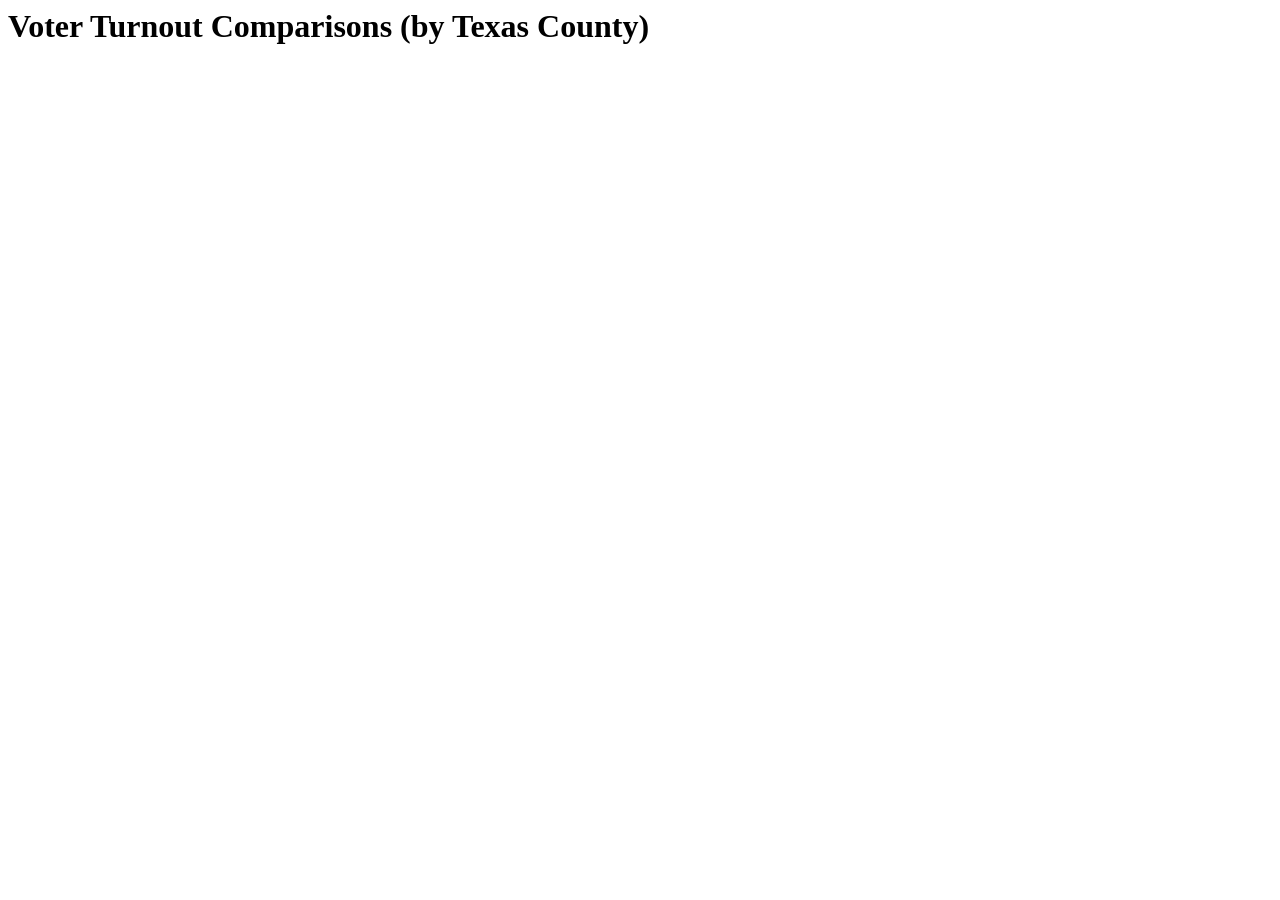
<file: GroupProjectDataVis.html>
<html>
<head>
	<meta name="keywords" content="Internet Mapping, Web GIS, Final Project EPPS 6356">
	<meta name="description" content="Texas Regions vs Voter Turnout using Maps">
	<meta charset="utf-8">
    <meta name="viewport" content="initial-scale=1,maximum-scale=1,user-scalable=no">
	
	<title>Group Project - EPPS 6356</title>
	<h1>Voter Turnout Comparisons (by Texas County)</h1>
    <style>
		html, body, {
			padding: 0;
			margin: 0.5%;
			height: 99%;
			width: 99%;
			overflow: hidden;}
		#viewSwipe {
			position: absolute;
				left: 1%;
				right: 1%;
				top: 10%;
				bottom: 0;
				height: 89%;}
	</style>
	
	<link rel="stylesheet" href="https://js.arcgis.com/4.28/esri/themes/light/main.css"/>
<script src="https://js.arcgis.com/4.28/"></script>

<script>
	require(["esri/Map",
			 "esri/views/MapView", 
			 "esri/layers/FeatureLayer", 
			 "esri/widgets/Swipe",
			 "esri/widgets/LayerList",
			 "esri/widgets/Search",
			 "esri/widgets/Legend",
			 "esri/widgets/Home"], 
	(Map, MapView, FeatureLayer, Swipe, LayerList, Search, Legend, Home) => {
		const map = new Map({
			basemap: "terrain"
		});
		
		const RegionsLayer = new FeatureLayer({
			url: "https://services2.arcgis.com/VNo0ht0YPXJoI4oE/arcgis/rest/services/Texas_Regions_Feature_Layer/FeatureServer",
			title: "Texas Regions",
			listMode: "hide"
		});
		map.add(RegionsLayer);
	
		const VTLayer = new FeatureLayer({
			url: "https://services2.arcgis.com/VNo0ht0YPXJoI4oE/arcgis/rest/services/Voter_Turnout_Rate_Texas_Counties/FeatureServer",
			title: "Voter Turnout Percentage"
		});
		map.add(VTLayer);
		
		const ORLayer = new FeatureLayer({
			url: "https://services2.arcgis.com/VNo0ht0YPXJoI4oE/arcgis/rest/services/Obesity_Rate_Texas_Counties/FeatureServer",
			title: "Obesity Rate"
		});
		map.add(ORLayer);
		
		const FILayer = new FeatureLayer({
			url: "https://services2.arcgis.com/VNo0ht0YPXJoI4oE/arcgis/rest/services/Food_Insecurity_Texas_Counties/FeatureServer",
			title: "Food Insecurity"
		});
		map.add(FILayer);
		
		const PHYLayer = new FeatureLayer({
			url: "https://services2.arcgis.com/VNo0ht0YPXJoI4oE/arcgis/rest/services/Average_Poor_Physical_Health_Days_Texas_Counties/FeatureServer",
			title: "Avg. Poor Physical Health Days"
		});
		map.add(PHYLayer);
		
		const PFHLayer = new FeatureLayer({
			url: "https://services2.arcgis.com/VNo0ht0YPXJoI4oE/arcgis/rest/services/Avg_Reported_Poor_or_Fair_Health_Texas_Counties/FeatureServer",
			title: "Avg. Reported Poor/Fair Health"
		});
		map.add(PFHLayer);
		
		const IRLayer = new FeatureLayer({
			url: "https://services2.arcgis.com/VNo0ht0YPXJoI4oE/arcgis/rest/services/Physical_Inactivity_Rate_Texas_Counties/FeatureServer",
			title: "Physical Inactivity Rate"
		});
		map.add(IRLayer);
		
		const view = new MapView({
			container: "viewSwipe",
			map: map,
			zoom: 6,
			center: [-98, 31]
		});
		
		const swipe = new Swipe({
			leadingLayers: [VTLayer],
			trailingLayers: [RegionsLayer, ORLayer, FILayer, PHYLayer, PFHLayer, IRLayer],
			direction: "horizontal",
			position: 50,
			view: view
		});
		view.ui.add(swipe)
		
		const layerList = new LayerList({
			view: view
		});
		view.ui.add(layerList, {position: "bottom-left"});
		
		const search = new Search({
			view: view,
			maxSuggestions: 4
		});
		view.ui.add(search, {position: "bottom-left"});
		
		const legend = new Legend({
			view: view,
			style: "classic",
			hideLayersNotInCurrentView: true
		});
		view.ui.add(legend, "bottom-right");
		
		const homeWidget = new Home({
			view: view
		});
		view.ui.add(homeWidget, "top-left");
	});
</script>
</head>
<body>
	<body style="background-color:white;">
	<div id="viewSwipe"></div>
</body>
</html>
</file>
<file: site_libs/quarto-html/tippy.css>
.tippy-box[data-animation=fade][data-state=hidden]{opacity:0}[data-tippy-root]{max-width:calc(100vw - 10px)}.tippy-box{position:relative;background-color:#333;color:#fff;border-radius:4px;font-size:14px;line-height:1.4;white-space:normal;outline:0;transition-property:transform,visibility,opacity}.tippy-box[data-placement^=top]>.tippy-arrow{bottom:0}.tippy-box[data-placement^=top]>.tippy-arrow:before{bottom:-7px;left:0;border-width:8px 8px 0;border-top-color:initial;transform-origin:center top}.tippy-box[data-placement^=bottom]>.tippy-arrow{top:0}.tippy-box[data-placement^=bottom]>.tippy-arrow:before{top:-7px;left:0;border-width:0 8px 8px;border-bottom-color:initial;transform-origin:center bottom}.tippy-box[data-placement^=left]>.tippy-arrow{right:0}.tippy-box[data-placement^=left]>.tippy-arrow:before{border-width:8px 0 8px 8px;border-left-color:initial;right:-7px;transform-origin:center left}.tippy-box[data-placement^=right]>.tippy-arrow{left:0}.tippy-box[data-placement^=right]>.tippy-arrow:before{left:-7px;border-width:8px 8px 8px 0;border-right-color:initial;transform-origin:center right}.tippy-box[data-inertia][data-state=visible]{transition-timing-function:cubic-bezier(.54,1.5,.38,1.11)}.tippy-arrow{width:16px;height:16px;color:#333}.tippy-arrow:before{content:"";position:absolute;border-color:transparent;border-style:solid}.tippy-content{position:relative;padding:5px 9px;z-index:1}
</file>
<file: site_libs/quarto-html/quarto-syntax-highlighting-dark.css>
/* quarto syntax highlight colors */
:root {
  --quarto-hl-al-color: #f07178;
  --quarto-hl-an-color: #d4d0ab;
  --quarto-hl-at-color: #00e0e0;
  --quarto-hl-bn-color: #d4d0ab;
  --quarto-hl-bu-color: #abe338;
  --quarto-hl-ch-color: #abe338;
  --quarto-hl-co-color: #f8f8f2;
  --quarto-hl-cv-color: #ffd700;
  --quarto-hl-cn-color: #ffd700;
  --quarto-hl-cf-color: #ffa07a;
  --quarto-hl-dt-color: #ffa07a;
  --quarto-hl-dv-color: #d4d0ab;
  --quarto-hl-do-color: #f8f8f2;
  --quarto-hl-er-color: #f07178;
  --quarto-hl-ex-color: #00e0e0;
  --quarto-hl-fl-color: #d4d0ab;
  --quarto-hl-fu-color: #ffa07a;
  --quarto-hl-im-color: #abe338;
  --quarto-hl-in-color: #d4d0ab;
  --quarto-hl-kw-color: #ffa07a;
  --quarto-hl-op-color: #ffa07a;
  --quarto-hl-ot-color: #00e0e0;
  --quarto-hl-pp-color: #dcc6e0;
  --quarto-hl-re-color: #00e0e0;
  --quarto-hl-sc-color: #abe338;
  --quarto-hl-ss-color: #abe338;
  --quarto-hl-st-color: #abe338;
  --quarto-hl-va-color: #00e0e0;
  --quarto-hl-vs-color: #abe338;
  --quarto-hl-wa-color: #dcc6e0;
}

/* other quarto variables */
:root {
  --quarto-font-monospace: SFMono-Regular, Menlo, Monaco, Consolas, "Liberation Mono", "Courier New", monospace;
}

code span.al {
  background-color: #2a0f15;
  font-weight: bold;
  color: #f07178;
}

code span.an {
  color: #d4d0ab;
}

code span.at {
  color: #00e0e0;
}

code span.bn {
  color: #d4d0ab;
}

code span.bu {
  color: #abe338;
}

code span.ch {
  color: #abe338;
}

code span.co {
  font-style: italic;
  color: #f8f8f2;
}

code span.cv {
  color: #ffd700;
}

code span.cn {
  color: #ffd700;
}

code span.cf {
  font-weight: bold;
  color: #ffa07a;
}

code span.dt {
  color: #ffa07a;
}

code span.dv {
  color: #d4d0ab;
}

code span.do {
  color: #f8f8f2;
}

code span.er {
  color: #f07178;
  text-decoration: underline;
}

code span.ex {
  font-weight: bold;
  color: #00e0e0;
}

code span.fl {
  color: #d4d0ab;
}

code span.fu {
  color: #ffa07a;
}

code span.im {
  color: #abe338;
}

code span.in {
  color: #d4d0ab;
}

code span.kw {
  font-weight: bold;
  color: #ffa07a;
}

pre > code.sourceCode > span {
  color: #f8f8f2;
}

code span {
  color: #f8f8f2;
}

code.sourceCode > span {
  color: #f8f8f2;
}

div.sourceCode,
div.sourceCode pre.sourceCode {
  color: #f8f8f2;
}

code span.op {
  color: #ffa07a;
}

code span.ot {
  color: #00e0e0;
}

code span.pp {
  color: #dcc6e0;
}

code span.re {
  background-color: #f8f8f2;
  color: #00e0e0;
}

code span.sc {
  color: #abe338;
}

code span.ss {
  color: #abe338;
}

code span.st {
  color: #abe338;
}

code span.va {
  color: #00e0e0;
}

code span.vs {
  color: #abe338;
}

code span.wa {
  color: #dcc6e0;
}

.prevent-inlining {
  content: "</";
}

/*# sourceMappingURL=935a306eefa94366c21e1a970dddb765.css.map */
</file>
<file: styles.css>
/* css styles */
</file>
